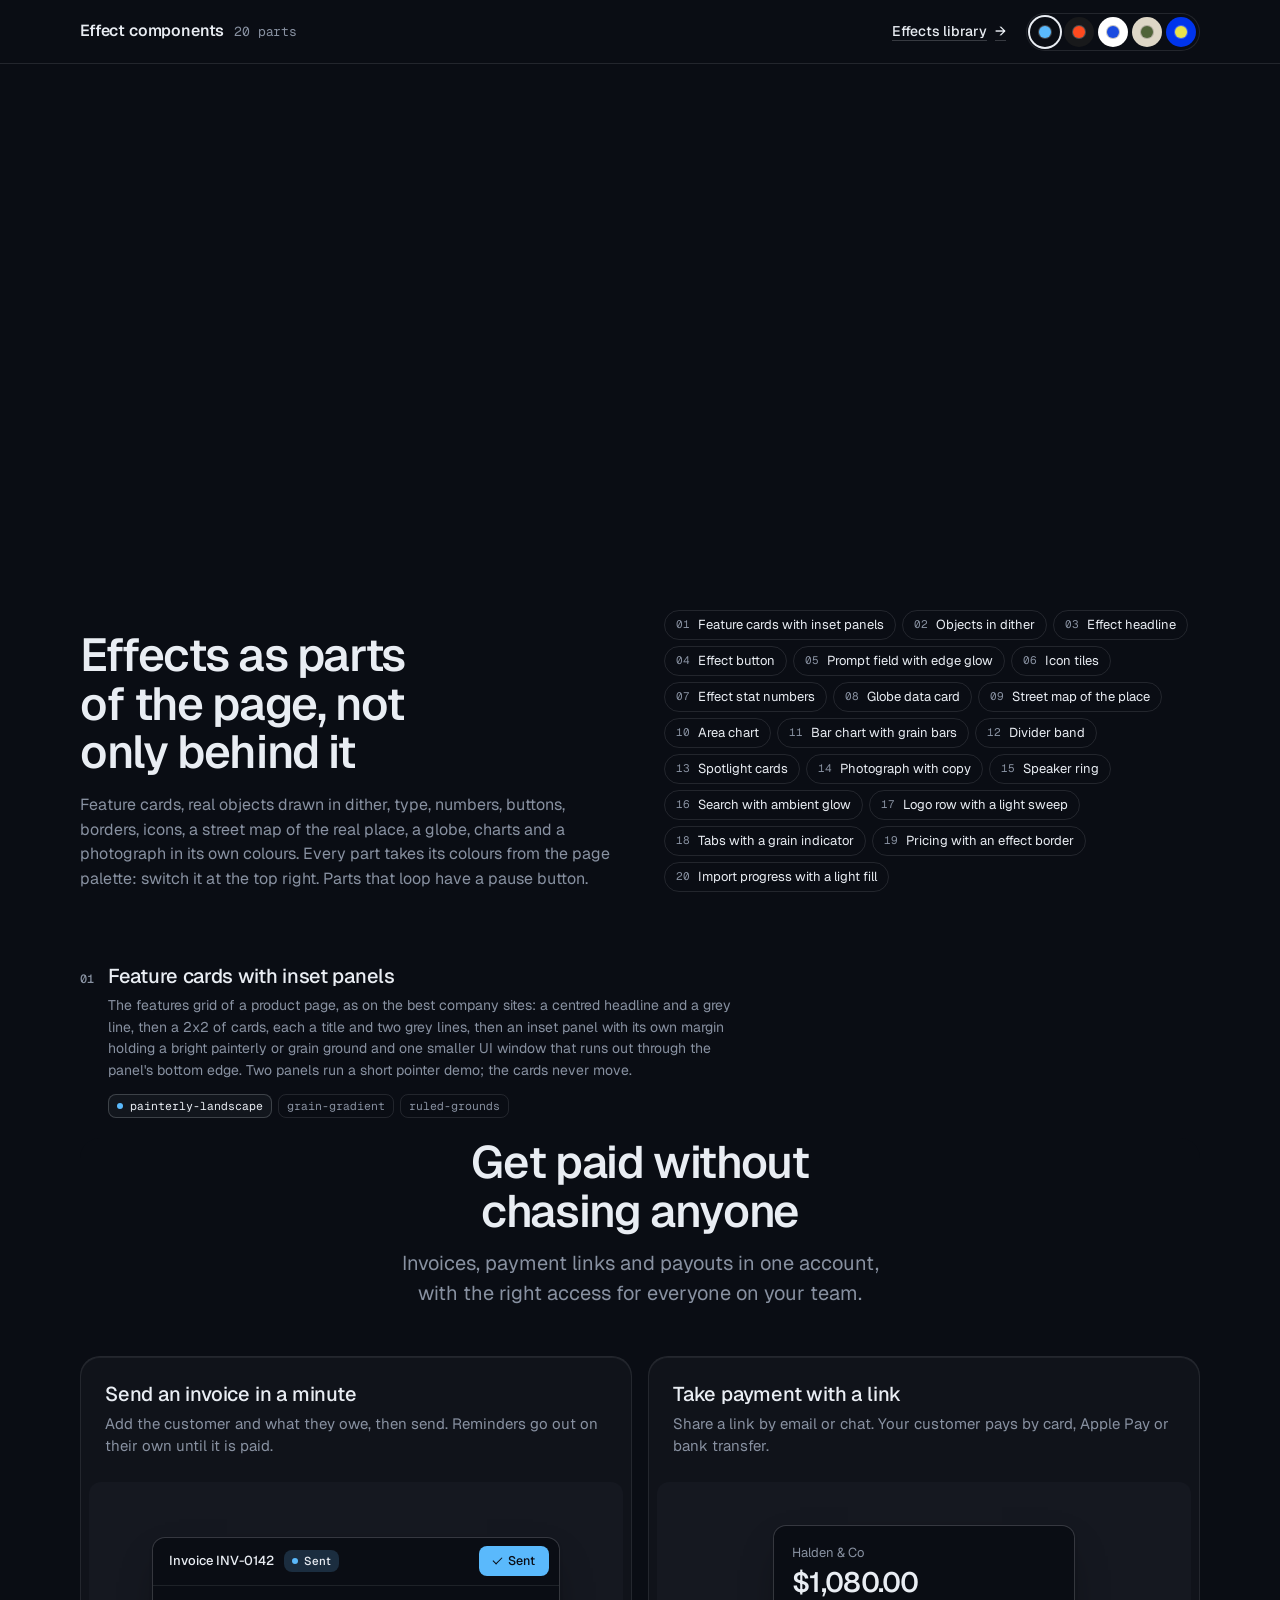
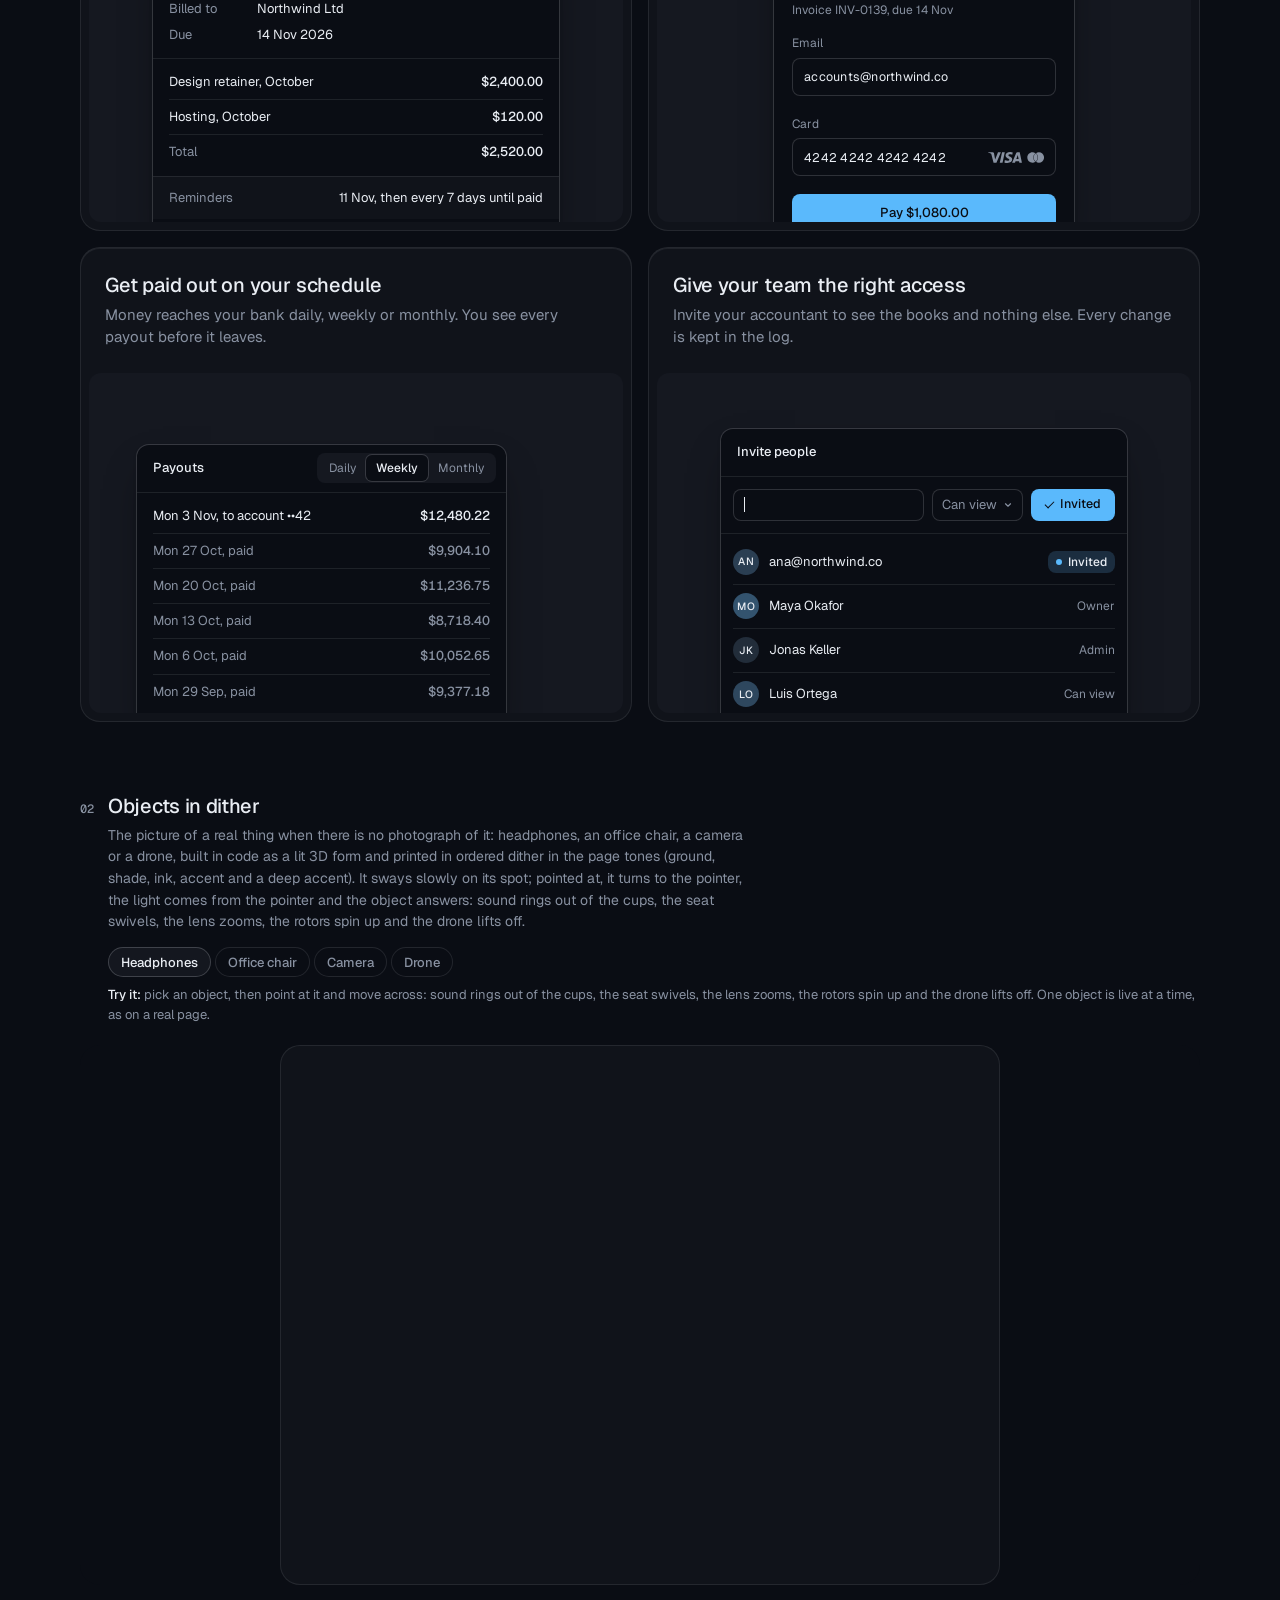
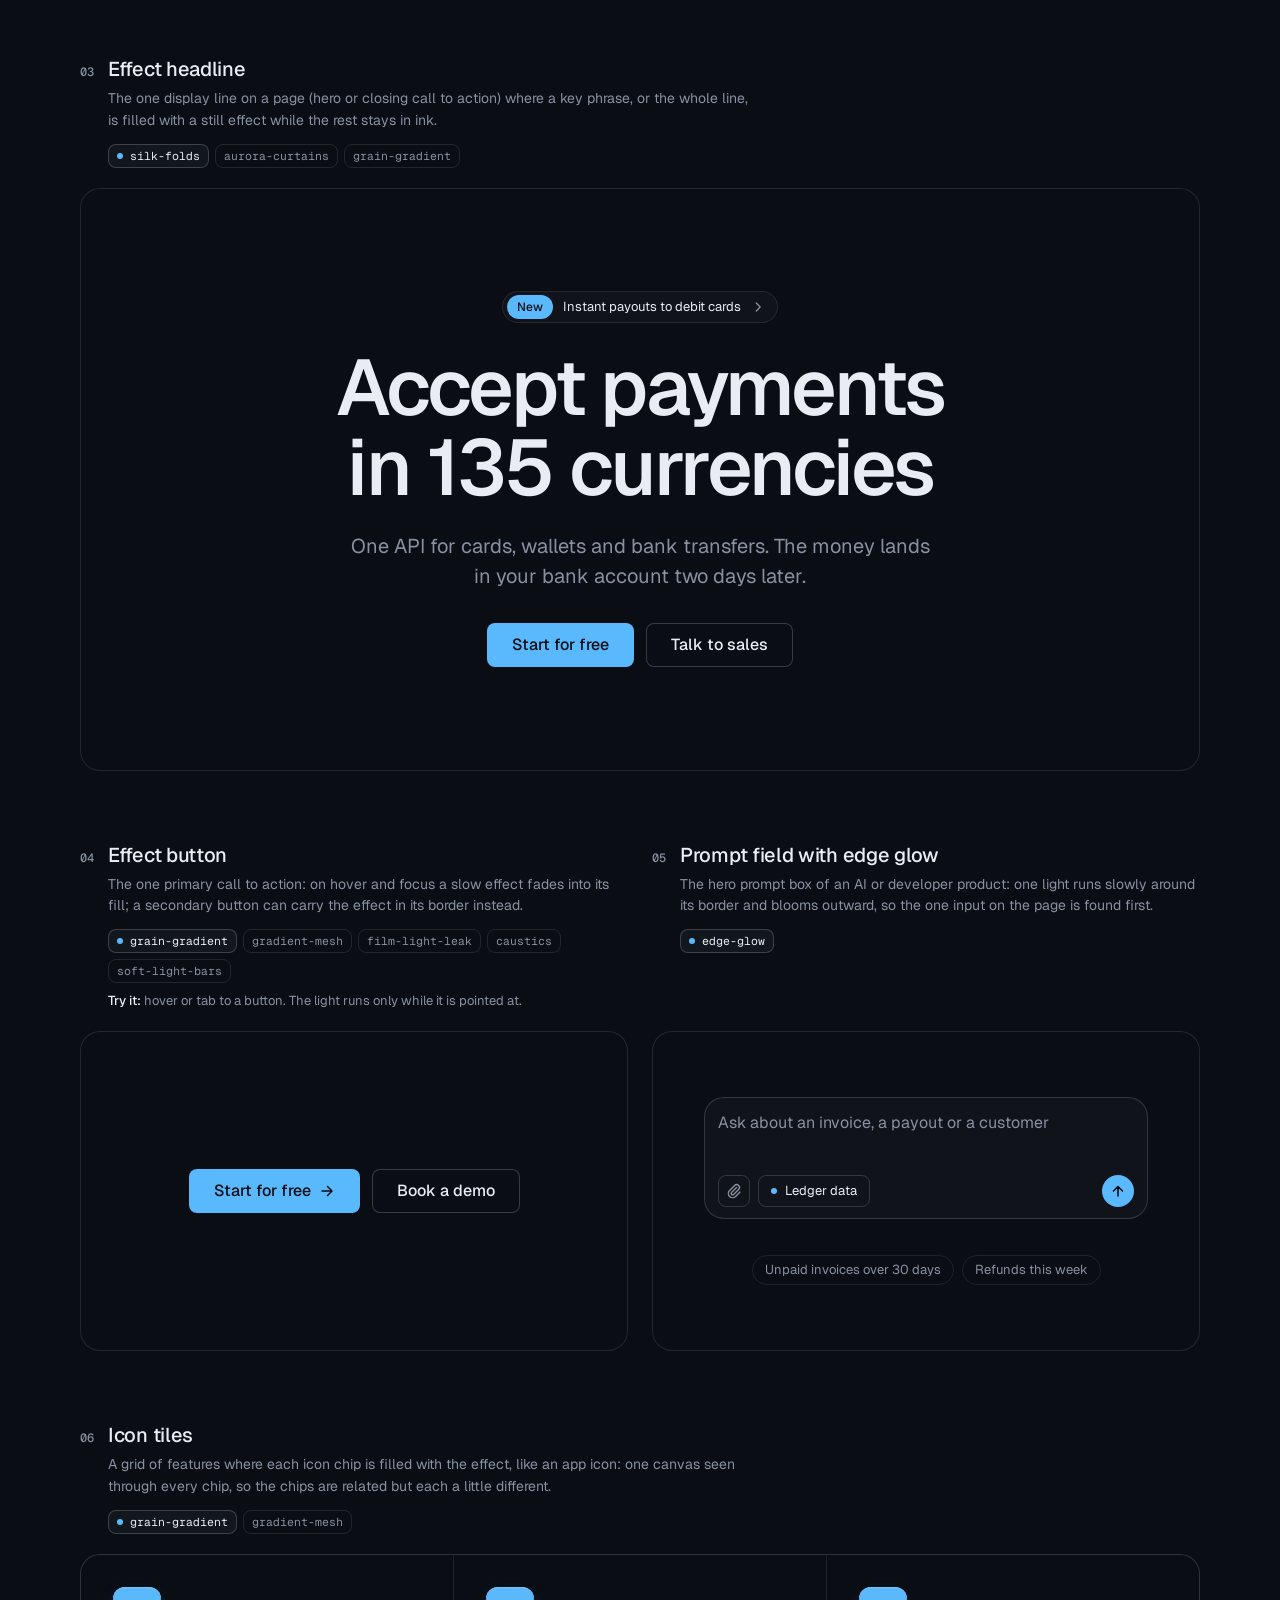
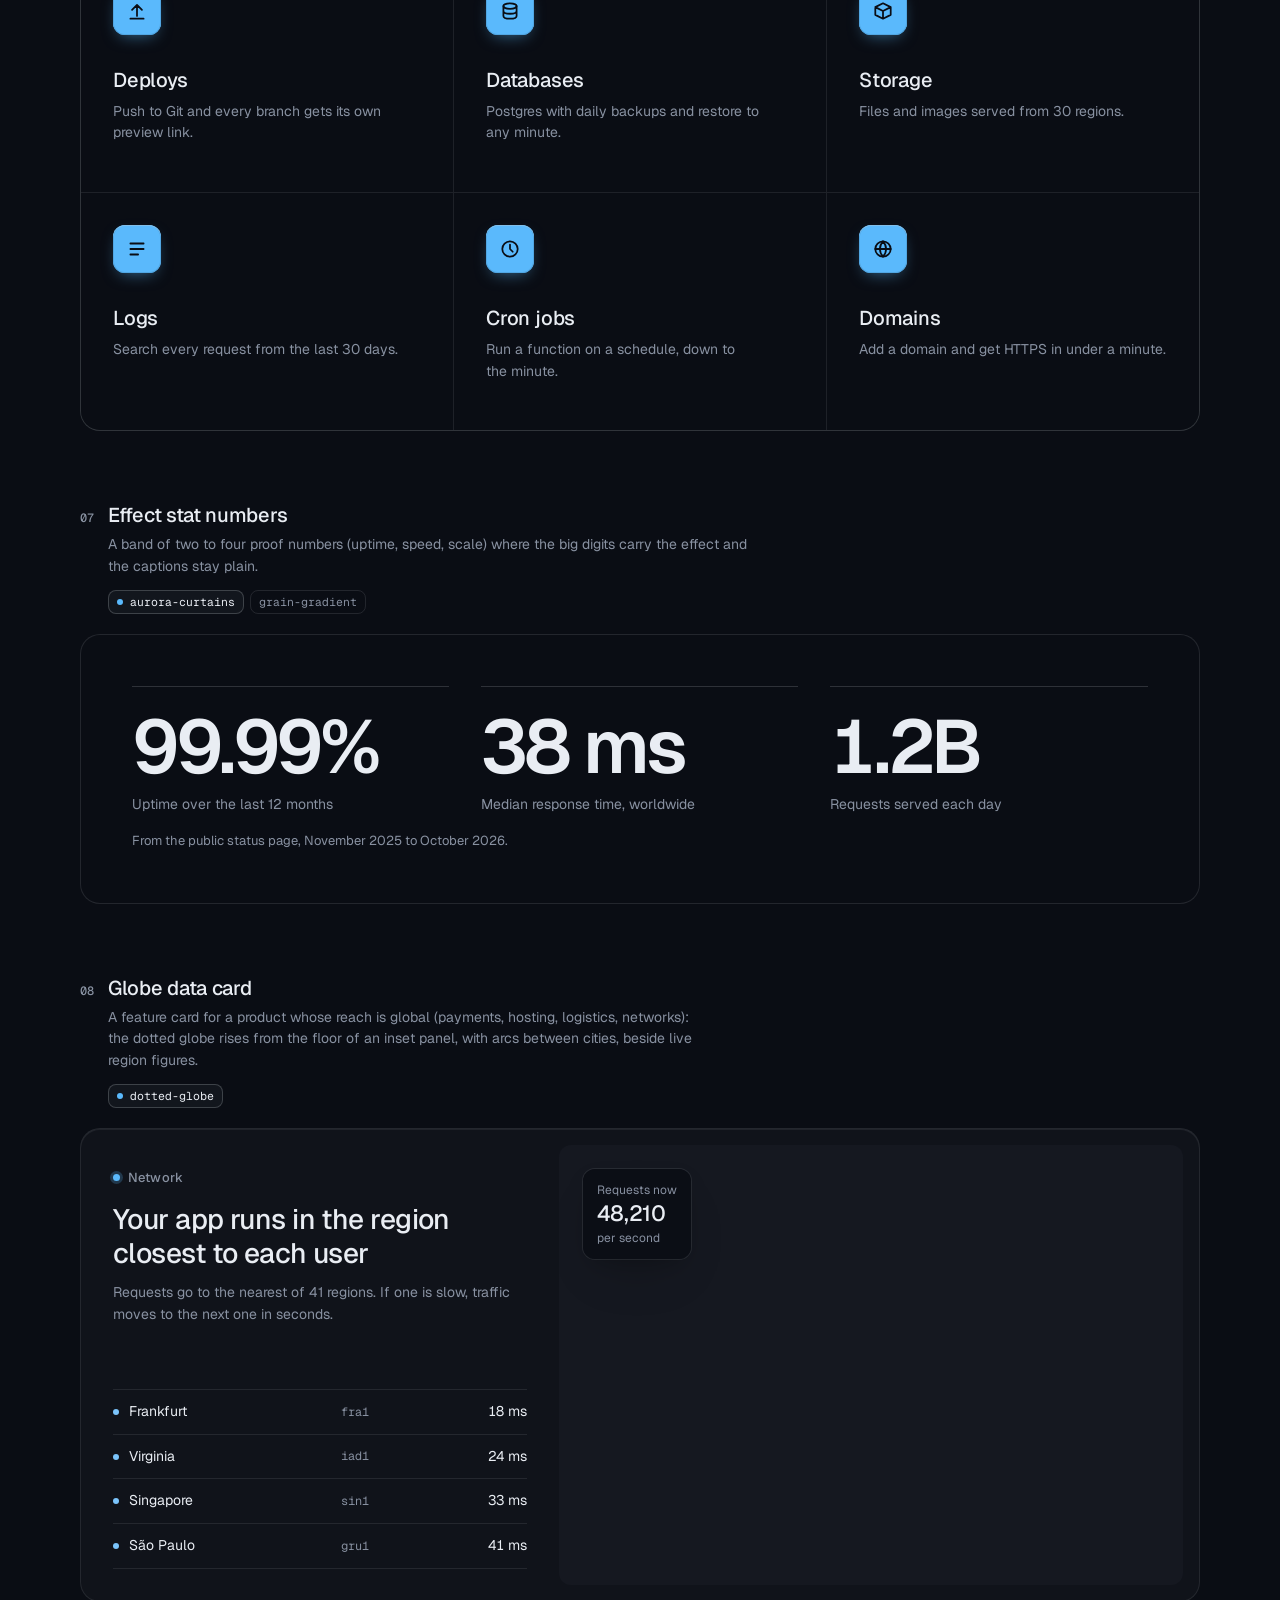
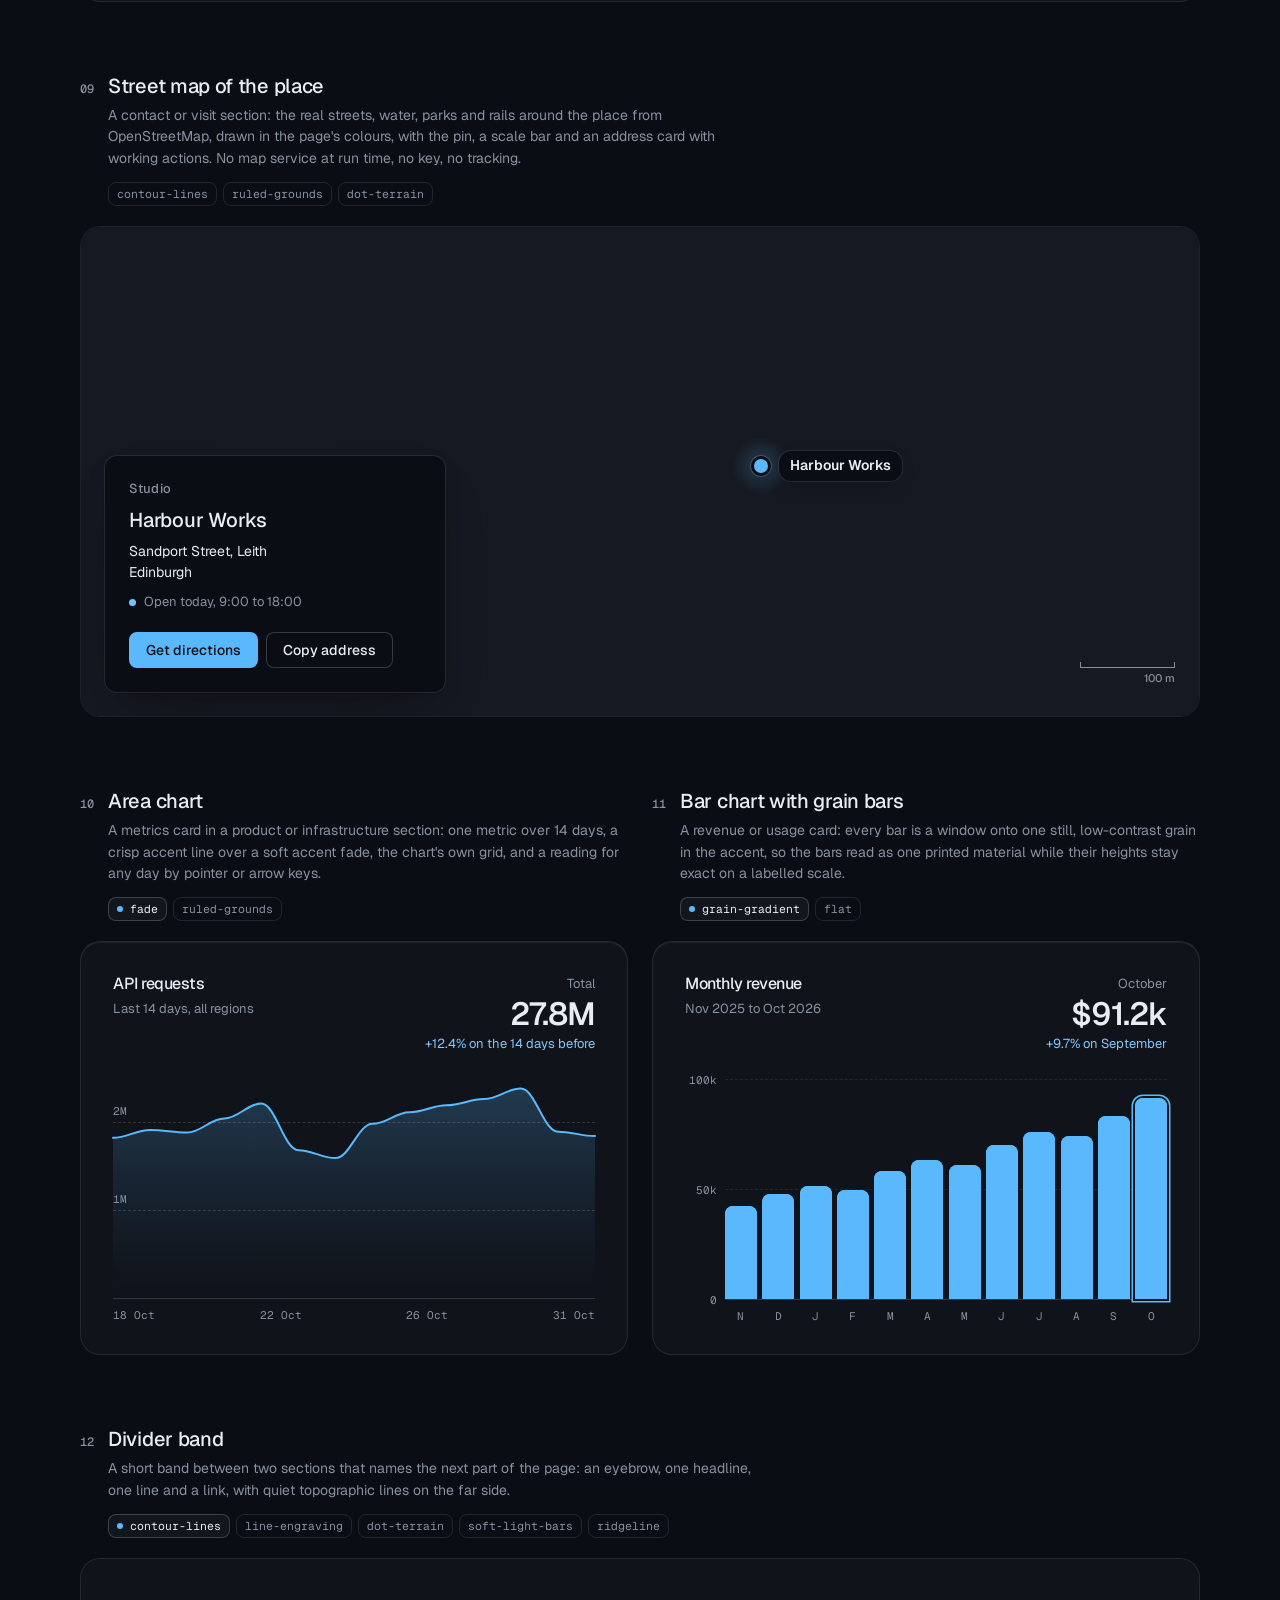
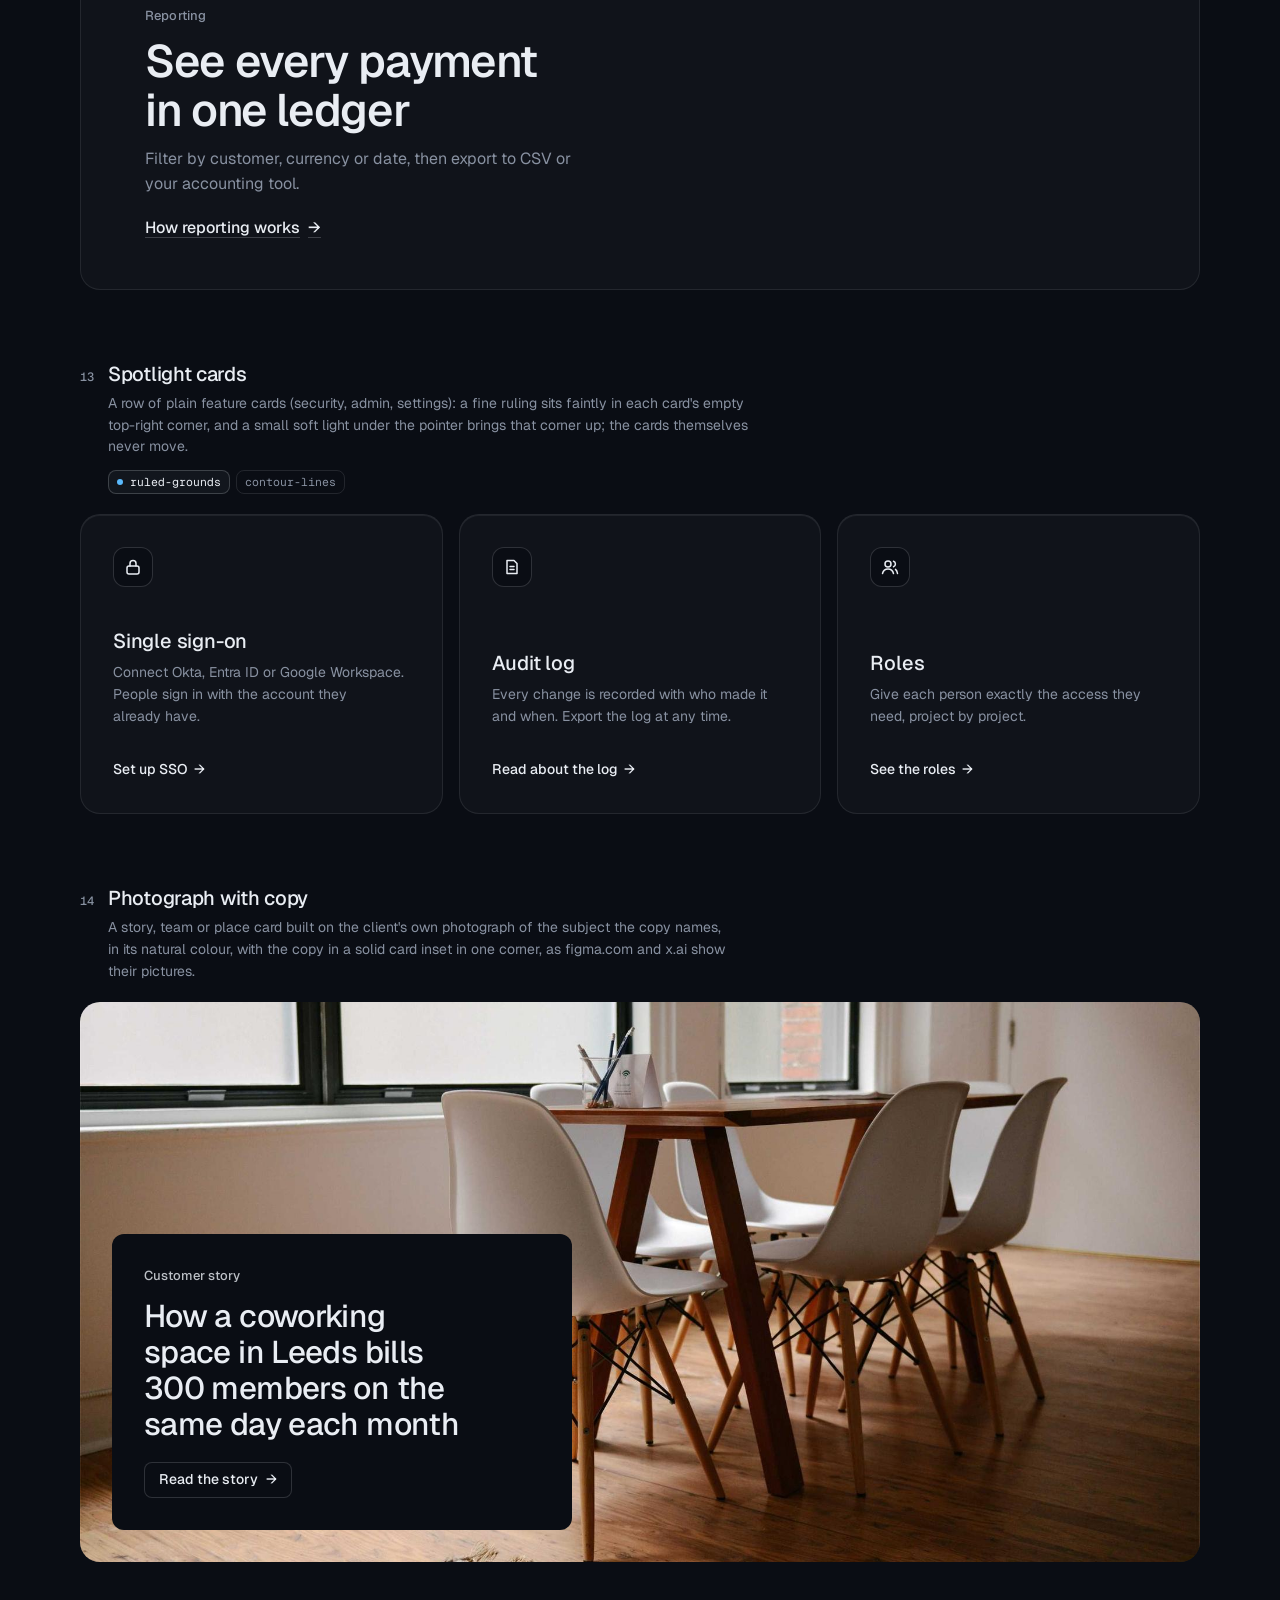
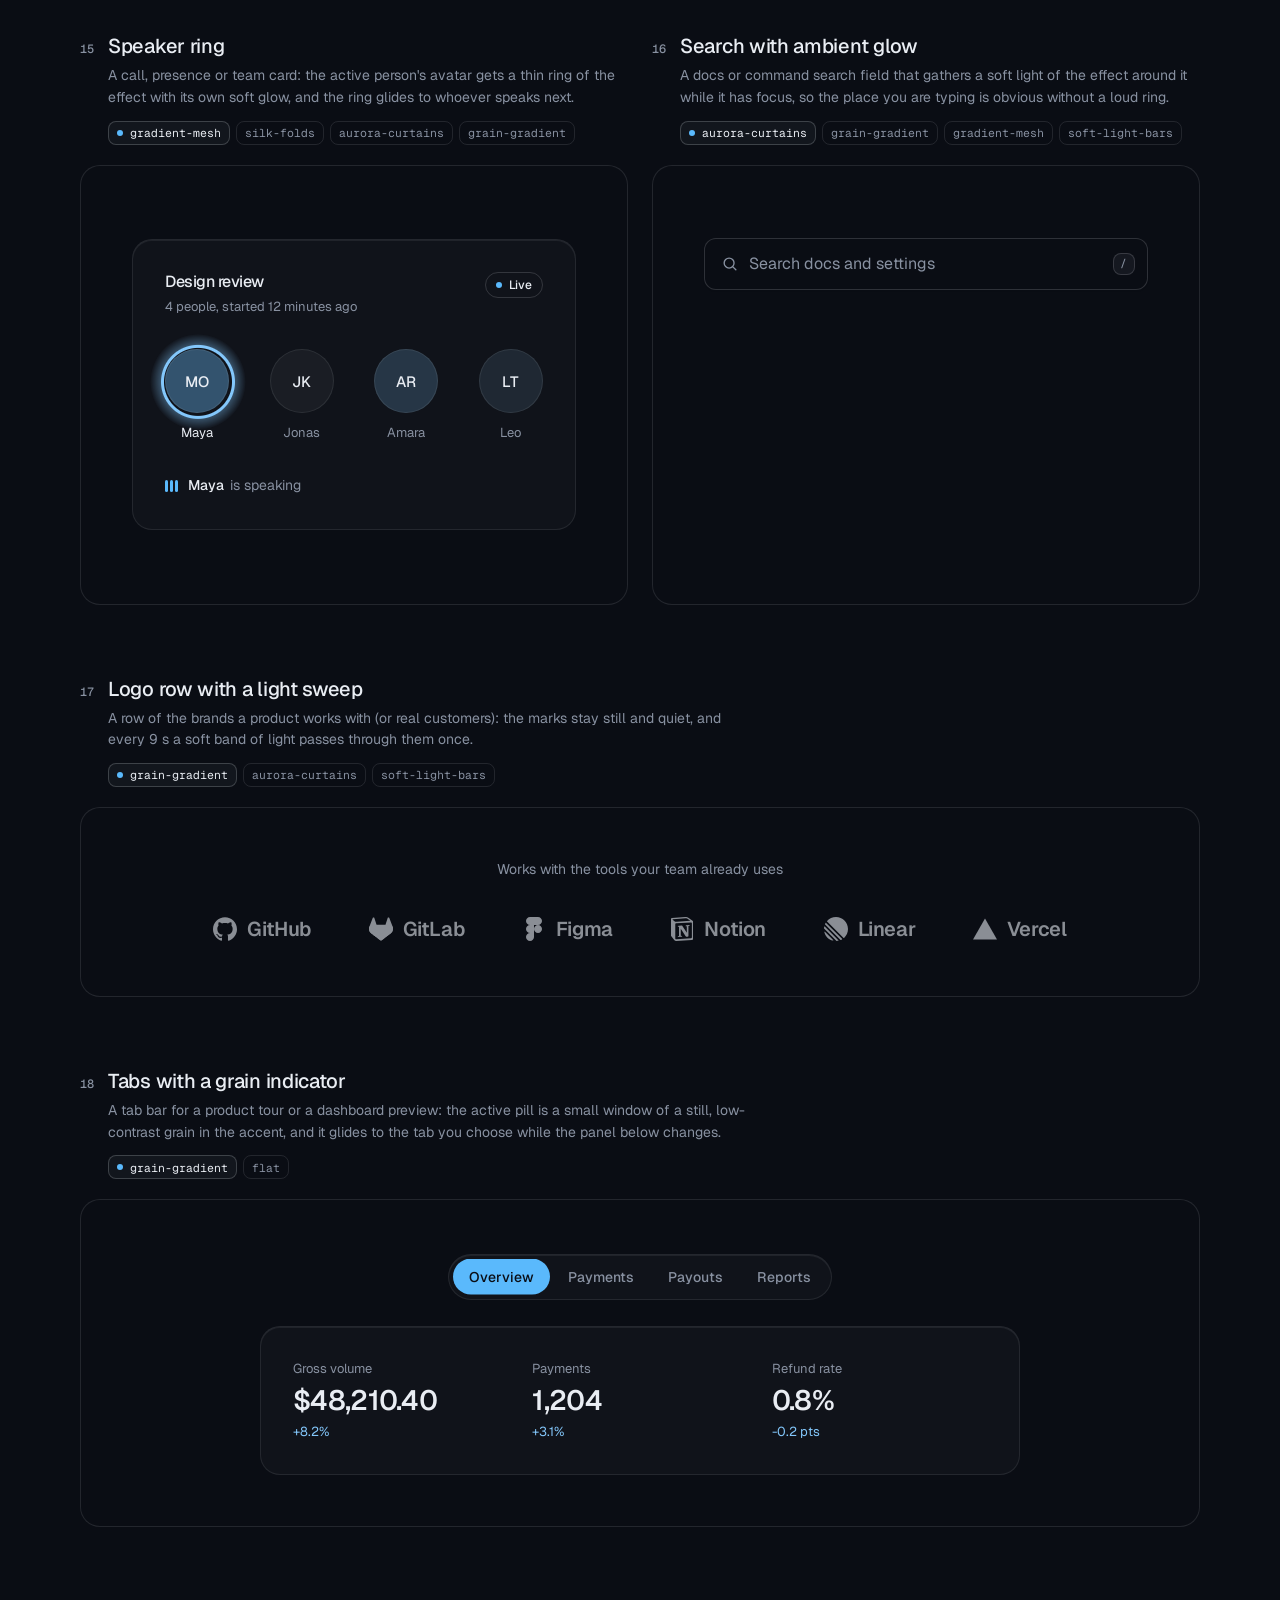
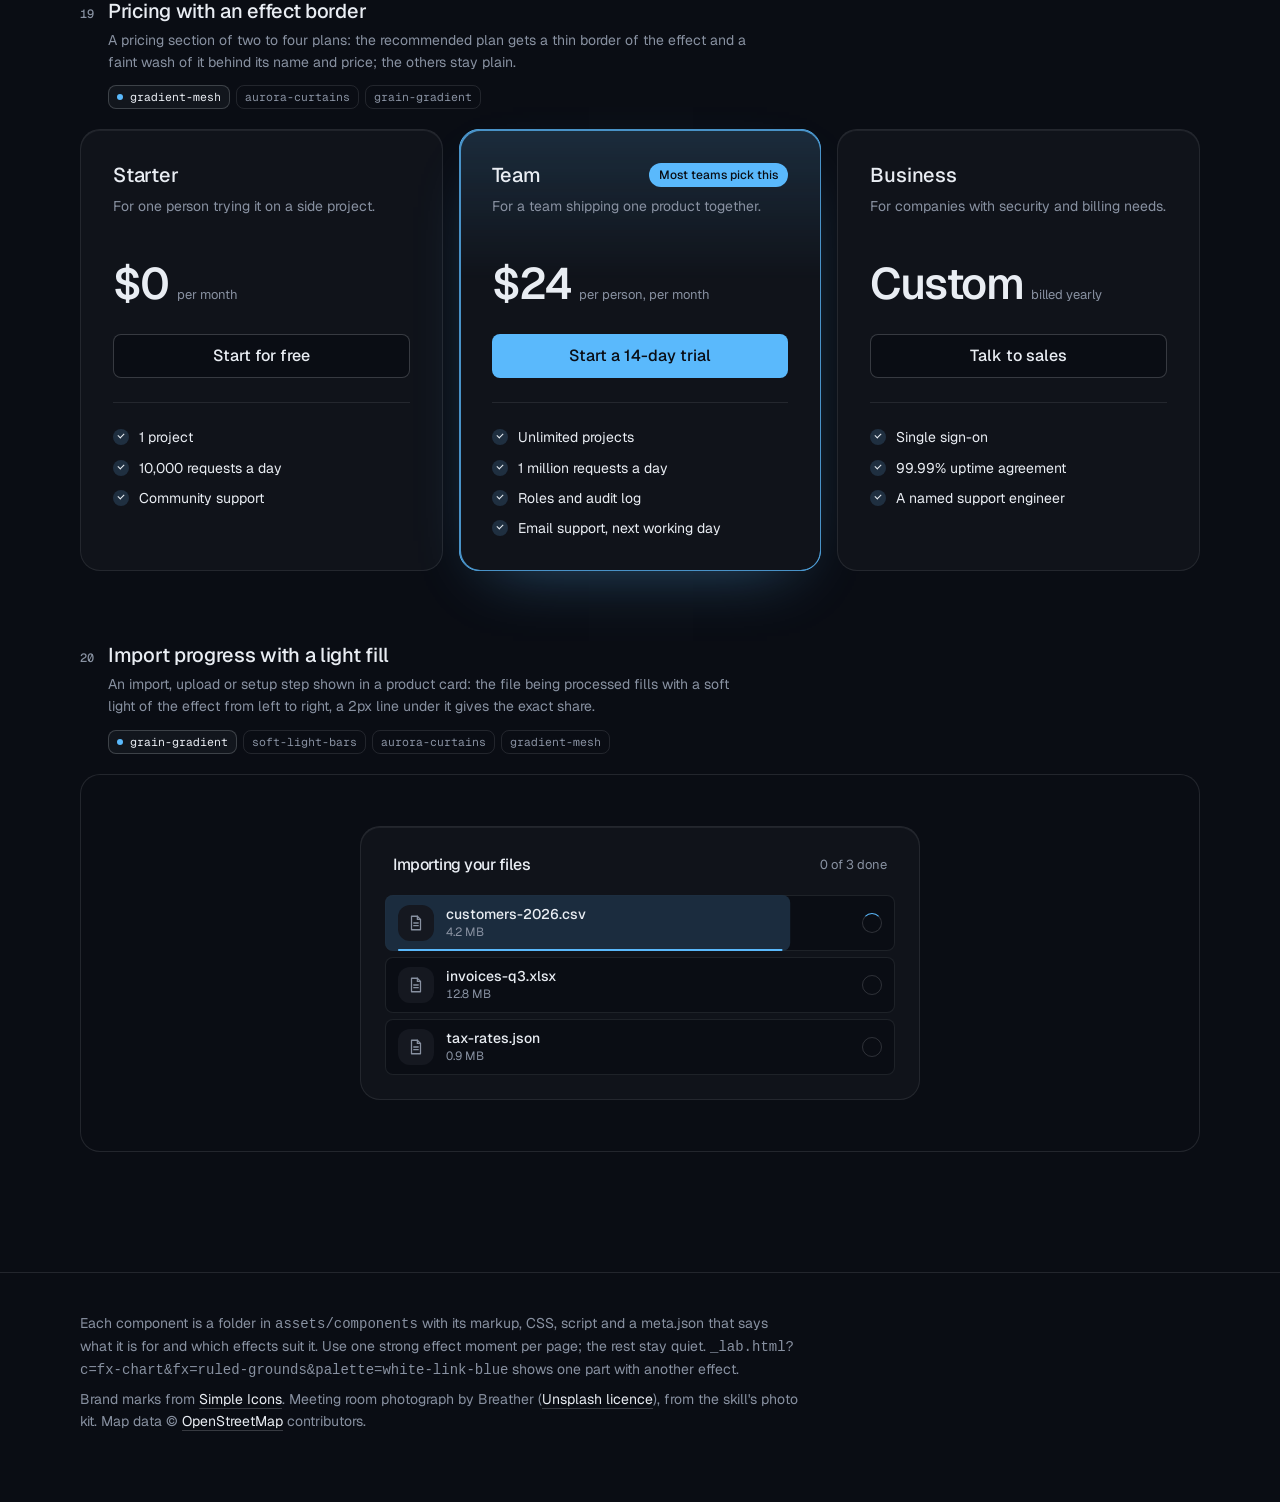
<file: .agents/skills/design-taste-frontend/assets/components/index.html>
<!doctype html>
<html lang="en" data-radius="soft">
<head>
<script>window.__tpGlMax = 16;   /* a gallery shows many live effects at once; a page of a site keeps the default 4 (fx.js) */</script>
<meta charset="utf-8">
<meta name="viewport" content="width=device-width, initial-scale=1">
<title>Effect components</title>
<link rel="preconnect" href="https://fonts.googleapis.com">
<link rel="preconnect" href="https://fonts.gstatic.com" crossorigin>
<link href="https://fonts.googleapis.com/css2?family=Geist:wght@100..900&family=Geist+Mono:wght@400..600&display=swap" rel="stylesheet">
<link rel="stylesheet" href="../system.css">
<link rel="stylesheet" href="./base.css">
<style>
  :root {
    --font-display: "Geist", system-ui, sans-serif;
    --font-text: "Geist", system-ui, sans-serif;
    --font-mono: "Geist Mono", ui-monospace, monospace;
    --display-weight: 560;
    --display-tracking: -0.03em;
    --container: 1200px;
  }
  body { min-height: 100vh; }
  .top {
    position: sticky; top: 0; z-index: 50; height: 64px; background: var(--bg);
    border-bottom: 1px solid var(--line);
  }
  .top .container { height: 100%; display: flex; align-items: center; justify-content: space-between; gap: 16px; }
  .brand { display: flex; align-items: center; gap: 10px; font-weight: 560; letter-spacing: -0.01em; }
  .brand small { font: 400 13px/1 var(--font-mono); color: var(--muted); }
  .top nav { display: flex; align-items: center; gap: 20px; }
  .top nav a.link { font-size: 14px; }
  .swatches { display: flex; gap: 4px; padding: 3px; border: 1px solid var(--line); border-radius: 999px; background: var(--bg); }
  .swatches button {
    width: 30px; height: 30px; border-radius: 999px; border: 0; padding: 0; cursor: pointer; position: relative;
    background: var(--sw-bg);
  }
  .swatches button::after {
    content: ""; position: absolute; inset: 9px; border-radius: 999px; background: var(--sw-accent);
    box-shadow: 0 0 0 1px color-mix(in oklab, var(--sw-ink) 25%, transparent);
  }
  .swatches button[aria-pressed="true"] { box-shadow: 0 0 0 2px var(--ink); }
  .swatches button:focus-visible { outline-offset: 3px; }

  .intro { padding-block: 64px 40px; display: grid; grid-template-columns: minmax(0, 6fr) minmax(0, 6fr); gap: 48px; align-items: end; }
  .intro h1 { font-size: clamp(34px, 2.2vw + 18px, 52px); line-height: 1.05; max-width: 15ch; }
  .intro p { margin-top: 16px; color: var(--muted); font-size: var(--t-body); line-height: 1.55; max-width: 52ch; }
  .index { display: flex; flex-wrap: wrap; gap: 6px; justify-content: flex-start; }
  @media (max-width: 1023px) { .intro { grid-template-columns: minmax(0, 1fr); gap: 28px; } }
  .index a {
    display: inline-flex; align-items: center; gap: 8px; height: 30px; padding: 0 11px; border-radius: 999px;
    border: 1px solid var(--line); font-size: 13px; color: var(--ink);
    transition: border-color var(--dur) var(--ease), background-color var(--dur) var(--ease);
  }
  .index a span { font-family: var(--font-mono); font-size: 11px; color: var(--muted); }
  .index a:hover { border-color: var(--line-strong); background: color-mix(in oklab, var(--ink) 4%, var(--bg)); }

  /* every part spans two rows of the list (its notes, its stage) as a subgrid, so the two parts of a
     half-width pair share one notes height and one stage height: their stages start and end level */
  .list { display: grid; grid-template-columns: repeat(2, minmax(0, 1fr)); column-gap: 24px; row-gap: 0; padding-bottom: 120px; }
  .sc { grid-column: 1 / -1; grid-row: span 2; display: grid; grid-template-rows: subgrid; row-gap: 20px; min-width: 0; scroll-margin-top: 88px; padding-top: 72px; }
  .sc:first-child { padding-top: 0; }
  .sc.is-half { grid-column: auto; }
  .sc.is-half .sc__stage:not(.is-center) { display: grid; }
  .sc__meta { display: grid; grid-template-columns: auto 1fr; column-gap: 14px; row-gap: 6px; align-items: baseline; align-content: start; }
  .sc__note { grid-column: 2; margin: 2px 0 0; font-size: 13px; color: var(--muted); }
  .sc__note::before { content: "Try it: "; color: var(--ink); font-weight: 500; }
  .sc__no { font: 500 12px/1 var(--font-mono); color: var(--muted); padding-top: 2px; }
  .sc__name { font: 500 20px/1.25 var(--font-text); letter-spacing: -0.015em; margin: 0; }
  .sc__for { grid-column: 2; color: var(--muted); font-size: 14px; line-height: 1.55; max-width: 72ch; margin: 0; }
  .sc__fx { grid-column: 2; display: flex; flex-wrap: wrap; gap: 6px; margin-top: 6px; }
  .sc__fx li {
    font: 400 11.5px/1 var(--font-mono); color: var(--muted); height: 24px; display: inline-flex; align-items: center;
    padding: 0 8px; border-radius: var(--r-sm); border: 1px solid var(--line);
  }
  .sc__fx li.is-on { color: var(--ink); border-color: var(--line-strong); background: color-mix(in oklab, var(--ink) 5%, var(--bg)); }
  .sc__fx li.is-on::before { content: ""; width: 6px; height: 6px; border-radius: 99px; background: var(--accent); margin-right: 7px; }
  .sc__stage {
    position: relative; min-width: 0; border: 1px solid var(--line); border-radius: var(--r-lg);
    padding: clamp(20px, 4vw, 56px); background: var(--bg);
  }
  .sc__stage.is-tall { padding-block: clamp(56px, 8vw, 120px); }
  .sc__stage.is-flush { padding: 0; border: 0; }
  .sc__stage.is-center { display: grid; place-items: center; min-height: 320px; }
  /* one object, at a size a page would give it */
  #fx-dither-object .sc__stage { display: grid; justify-items: center; }
  #fx-dither-object .cx-obj { width: min(100%, 720px); }
  .sc__pick { grid-column: 2; display: flex; flex-wrap: wrap; gap: 4px; margin-top: 8px; }
  .sc__pick button {
    height: 30px; padding: 0 12px; border-radius: 999px; border: 1px solid var(--line); background: var(--bg);
    font: 500 13px/1 var(--font-text); color: var(--muted); cursor: pointer;
  }
  .sc__pick button:hover { color: var(--ink); border-color: var(--line-strong); }
  .sc__pick button[aria-pressed="true"] { color: var(--ink); border-color: var(--line-strong); background: color-mix(in oklab, var(--ink) 6%, var(--bg)); }
  /* the search list opens below its field: leave it room inside the frame */
  #fx-search .sc__stage { min-height: 440px; place-items: start center; padding-top: 72px; }
  .sc__stage:empty::after { content: "Loading"; color: var(--muted); font-size: 13px; }

  .foot { border-top: 1px solid var(--line); padding: 40px 0 64px; color: var(--muted); font-size: 14px; }
  .foot p { max-width: 80ch; margin: 0 0 8px; }
  .foot a { color: var(--ink); text-decoration: underline; text-decoration-color: var(--line-strong); text-underline-offset: 4px; }

  @media (max-width: 899px) {
    .list { grid-template-columns: minmax(0, 1fr); }
    .sc.is-half { grid-column: 1 / -1; }
    .top nav a.link { display: none; }
  }
  @media (max-width: 639px) {
    .intro { padding-block: 48px 32px; }
    .sc { padding-top: 48px; }
    .sc__meta { grid-template-columns: 1fr; }
    .sc__no { display: none; }
    .sc__for, .sc__fx, .sc__note, .sc__pick { grid-column: 1; }
    .sc__stage.is-center { min-height: 240px; }
    .brand small { display: none; }
  }
</style>
</head>
<body>
<header class="top">
  <div class="container">
    <div class="brand">Effect components <small id="count"></small></div>
    <nav aria-label="Palette and links">
      <a class="link" href="../effects/gallery.html">Effects library</a>
      <div class="swatches" id="swatches" role="group" aria-label="Page palette"></div>
    </nav>
  </div>
</header>

<main>
  <section class="intro container">
    <div>
      <h1>Effects as parts of the page, not only behind it</h1>
      <p id="lede">Feature cards, real objects drawn in dither, type, numbers, buttons, borders, icons, a street map of the real place, a globe, charts and a photograph in its own colours. Every part takes its colours from the page palette: switch it at the top right. Parts that loop have a pause button.</p>
    </div>
    <nav class="index" id="index" aria-label="Components"></nav>
  </section>
  <div class="container list" id="list"></div>
</main>

<footer class="foot">
  <div class="container">
    <p>Each component is a folder in <code>assets/components</code> with its markup, CSS, script and a meta.json that says what it is for and which effects suit it. Use one strong effect moment per page; the rest stay quiet. <code>_lab.html?c=fx-chart&amp;fx=ruled-grounds&amp;palette=white-link-blue</code> shows one part with another effect.</p>
    <p>Brand marks from <a href="https://simpleicons.org/">Simple Icons</a>. Meeting room photograph by Breather (<a href="https://unsplash.com/photos/DEdM9Vs6s8w">Unsplash licence</a>), from the skill's photo kit. Map data © <a href="https://www.openstreetmap.org/copyright">OpenStreetMap</a> contributors.</p>
  </div>
</footer>

<script type="module">
  import fx from '../effects/fx.js';

  // component id, layout and stage style, in page order
  const COMPONENTS = [
    { id: 'fx-feature-card', stage: 'is-flush' },
    { id: 'fx-dither-object', stage: 'is-flush', note: 'pick an object, then point at it and move across: sound rings out of the cups, the seat swivels, the lens zooms, the rotors spin up and the drone lifts off. One object is live at a time, as on a real page.' },
    { id: 'fx-headline', stage: 'is-tall' },
    { id: 'fx-button', half: true, stage: 'is-center', note: 'hover or tab to a button. The light runs only while it is pointed at.' },
    { id: 'fx-prompt', half: true, stage: 'is-center' },
    { id: 'fx-icon-tiles', stage: 'is-flush' },
    { id: 'fx-stat' },
    { id: 'fx-globe', stage: 'is-flush' },
    { id: 'fx-map', stage: 'is-flush' },
    { id: 'fx-chart', half: true, stage: 'is-flush' },
    { id: 'fx-bars', half: true, stage: 'is-flush' },
    { id: 'fx-band', stage: 'is-flush' },
    { id: 'fx-spotlight', stage: 'is-flush' },
    { id: 'fx-photo', stage: 'is-flush' },
    { id: 'fx-avatar', half: true, stage: 'is-center' },
    { id: 'fx-search', half: true, stage: 'is-center' },
    { id: 'fx-logos' },
    { id: 'fx-tabs' },
    { id: 'fx-pricing', stage: 'is-flush' },
    { id: 'fx-progress', stage: 'is-center' },
  ];

  const PALETTES = [
    { id: 'blue-black-cornflower', name: 'Night, cornflower', bg: '#0a0d14', surface: '#131824', ink: '#e9edf3', muted: '#8891a1', accent: '#5ab9fc', accentInk: '#0a0d14' },
    { id: 'graphite-safety-orange', name: 'Graphite, orange', bg: '#18191b', surface: '#222427', ink: '#eff0f1', muted: '#9c9ea3', accent: '#ff4a1f', accentInk: '#18191b' },
    { id: 'white-link-blue', name: 'White, blue', bg: '#ffffff', surface: '#f4f4f4', ink: '#111111', muted: '#6b6b6b', accent: '#1a4be0', accentInk: '#ffffff' },
    { id: 'moss-sand', name: 'Sand, moss', bg: '#ddd6c6', surface: '#d2cab8', ink: '#2a2a26', muted: '#59574e', accent: '#4f6238', accentInk: '#ffffff' },
    { id: 'cobalt-field', name: 'Cobalt field', bg: '#0034eb', surface: '#002fd6', ink: '#ffffff', muted: '#dfe4f2', accent: '#e9e34a', accentInk: '#111111' },
  ];

  const q = new URLSearchParams(location.search);
  if (q.has('time')) fx.setClock(+q.get('time'));
  if (q.has('fallback')) fx.config.forceFallback = true;
  const only = q.get('only') ? q.get('only').split(',') : null;
  const list = document.getElementById('list');
  const index = document.getElementById('index');
  const swatches = document.getElementById('swatches');

  /*
    The budget: a laptop's integrated GPU shares its memory with everything else, so this page never
    holds more than 4 live WebGL contexts. A part is started when it comes near the viewport and
    destroyed when it leaves it; still parts draw once and free their context; fx.js frees any idle
    off-screen context past 4. liveGL() counts the contexts that are open right now.
  */
  fx.config.maxLive = 4;
  const contexts = new Set();
  let peakGL = 0;
  const getContext = HTMLCanvasElement.prototype.getContext;
  HTMLCanvasElement.prototype.getContext = function (type, ...rest) {
    const c = getContext.call(this, type, ...rest);
    if (c && /webgl/i.test(type) && !contexts.has(c)) { contexts.add(c); peakGL = Math.max(peakGL, liveGL()); }
    return c;
  };
  function liveGL() {
    for (const c of contexts) if (c.isContextLost()) contexts.delete(c);
    return contexts.size;
  }

  // the dither object: one live at a time, switched here (a real page shows one object)
  const OBJECTS = {
    headphones: ['Headphones', 'Over-ear, wireless'],
    chair: ['Office chair', 'Swivel seat on five castors'],
    camera: ['Camera', 'Mirrorless, with a zoom lens'],
    drone: ['Drone', 'Four rotors and a camera'],
  };
  let object = OBJECTS[q.get('object')] ? q.get('object') : 'headphones';
  // print (ordered dither, the default) or studio (a smooth shaded render: no picker until it is anti-aliased; ?render=studio)
  let render = q.get('render') === 'studio' ? 'studio' : 'print';

  function applyPalette(p) {
    const c = fx.color;
    const action = c.contrast(p.accent, p.bg) >= 2.2 ? p.accent : p.ink;
    const actionInk = action === p.accent ? p.accentInk : p.bg;
    const s = document.documentElement.style;
    const set = (k, v) => s.setProperty(k, v);
    set('--p-bg', p.bg); set('--p-surface', p.surface); set('--p-ink', p.ink); set('--p-muted', p.muted);
    set('--p-accent', p.accent); set('--p-accent-ink', p.accentInk); set('--p-action', action); set('--p-action-ink', actionInk);
    document.documentElement.style.colorScheme = c.isDark(p.bg) ? 'dark' : 'light';
    for (const b of swatches.children) b.setAttribute('aria-pressed', String(b.dataset.id === p.id));
  }

  async function load(entry) {
    const base = `./${entry.id}/`;
    const [meta, html, mod] = await Promise.all([
      fetch(base + 'meta.json').then(r => (r.ok ? r.json() : null)),
      fetch(base + 'component.html').then(r => (r.ok ? r.text() : null)),
      import(base + 'component.js').catch(err => { console.warn(entry.id, err); return null; }),
    ]).catch(() => [null, null, null]);
    if (!meta || !html || !mod) return null;
    const link = document.createElement('link');
    link.rel = 'stylesheet';
    link.href = base + 'component.css';
    document.head.append(link);
    await new Promise(r => { link.onload = link.onerror = r; });
    return { ...entry, meta, html, mod };
  }

  function section(e, n) {
    const s = document.createElement('section');
    s.className = 'sc' + (e.half ? ' is-half' : '');
    s.id = e.id;
    const fxList = (e.meta.effects || []).map(id => `<li class="${id === e.meta.default ? 'is-on' : ''}">${id}</li>`).join('');
    const pick = e.id === 'fx-dither-object'
      ? `<div class="sc__pick" role="group" aria-label="Object">${Object.keys(OBJECTS).map(k => `<button type="button" data-object="${k}" aria-pressed="${k === object}">${OBJECTS[k][0]}</button>`).join('')}</div>`
      : '';
    s.innerHTML = `
      <div class="sc__meta">
        <span class="sc__no">${String(n).padStart(2, '0')}</span>
        <h2 class="sc__name">${e.meta.name}</h2>
        <p class="sc__for">${e.meta.for}</p>
        ${fxList ? `<ul class="sc__fx" aria-label="Effects that suit it">${fxList}</ul>` : ''}
        ${pick}
        ${e.note ? `<p class="sc__note">${e.note}</p>` : ''}
      </div>
      <div class="sc__stage ${e.stage || ''}"></div>`;
    return s;
  }

  // the markup is placed at once (the page keeps its full height); the scripts run only near the viewport
  function markup(e) {
    const stage = e.section.querySelector('.sc__stage');
    stage.innerHTML = e.html;
    if (e.id === 'fx-dither-object') {
      const fig = stage.querySelector('.cx-obj');
      fig.dataset.cxObject = object;
      if (render === 'studio') fig.dataset.cxRender = 'studio'; else delete fig.dataset.cxRender;
      fig.querySelector('.cx-obj__stage').removeAttribute('aria-label');
    }
    return stage;
  }
  function start(e) {
    if (e.ctrl) return;
    const stage = markup(e);
    try { e.ctrl = e.mod.default(stage.firstElementChild || stage) || { destroy() {} }; } catch (err) { console.error(e.id, err); e.ctrl = { destroy() {} }; }
  }
  function stop(e) {
    if (!e.ctrl) return;
    try { e.ctrl.destroy?.(); } catch (err) { console.warn(e.id, err); }
    fx.unmountAll(e.section);
    e.ctrl = null;
  }

  function setPalette(p, entries) {
    entries.forEach(stop);
    applyPalette(p);
    try { localStorage.setItem('cx-palette', p.id); } catch (_) {}
    requestAnimationFrame(() => entries.forEach(e => (e.near ? start(e) : markup(e))));
  }

  let saved = null;
  try { saved = localStorage.getItem('cx-palette'); } catch (_) {}
  const first = PALETTES.find(p => p.id === q.get('palette')) || PALETTES.find(p => p.id === saved) || PALETTES[0];
  for (const p of PALETTES) {
    const b = document.createElement('button');
    b.type = 'button';
    b.dataset.id = p.id;
    b.title = p.name;
    b.setAttribute('aria-label', p.name);
    b.style.setProperty('--sw-bg', p.bg);
    b.style.setProperty('--sw-accent', p.accent);
    b.style.setProperty('--sw-ink', p.ink);
    swatches.append(b);
  }
  applyPalette(first);

  const wanted = COMPONENTS.filter(c => !only || only.includes(c.id));
  const entries = (await Promise.all(wanted.map(load))).filter(Boolean);
  document.getElementById('count').textContent = `${entries.length} parts`;
  entries.forEach((e, i) => {
    e.section = section(e, i + 1);
    list.append(e.section);
    markup(e);
    const a = document.createElement('a');
    a.href = '#' + e.id;
    a.innerHTML = `<span>${String(i + 1).padStart(2, '0')}</span>${e.meta.name}`;
    index.append(a);
  });
  await document.fonts.ready;
  const near = new IntersectionObserver(seen => {
    for (const en of seen) {
      const e = entries.find(x => x.section === en.target);
      if (!e) continue;
      e.near = en.isIntersecting;
      if (e.near) start(e); else stop(e);
    }
  }, { rootMargin: '10% 0px' });
  entries.forEach(e => near.observe(e.section));
  setTimeout(() => { document.documentElement.dataset.ready = '1'; }, 1500);

  swatches.addEventListener('click', ev => {
    const b = ev.target.closest('button');
    if (!b) return;
    const p = PALETTES.find(x => x.id === b.dataset.id);
    if (p) setPalette(p, entries);
  });
  list.addEventListener('click', ev => {
    const b = ev.target.closest('[data-object], [data-render]');
    if (!b || !(OBJECTS[b.dataset.object] || b.dataset.render)) return;
    if (b.dataset.render) render = b.dataset.render; else object = b.dataset.object;
    b.parentElement.querySelectorAll('button').forEach(x => x.setAttribute('aria-pressed', String(x === b)));
    const e = entries.find(x => x.id === 'fx-dither-object');
    stop(e);
    if (e.near) start(e); else markup(e);
  });
  window.__cx = {
    entries,
    setPalette: id => setPalette(PALETTES.find(p => p.id === id), entries),
    setObject: k => list.querySelector(`[data-object="${k}"]`)?.click(),
    gl: () => ({ live: liveGL(), peak: peakGL, started: entries.filter(e => e.ctrl).map(e => e.id) }),
  };
</script>

</body>
</html>
</file>
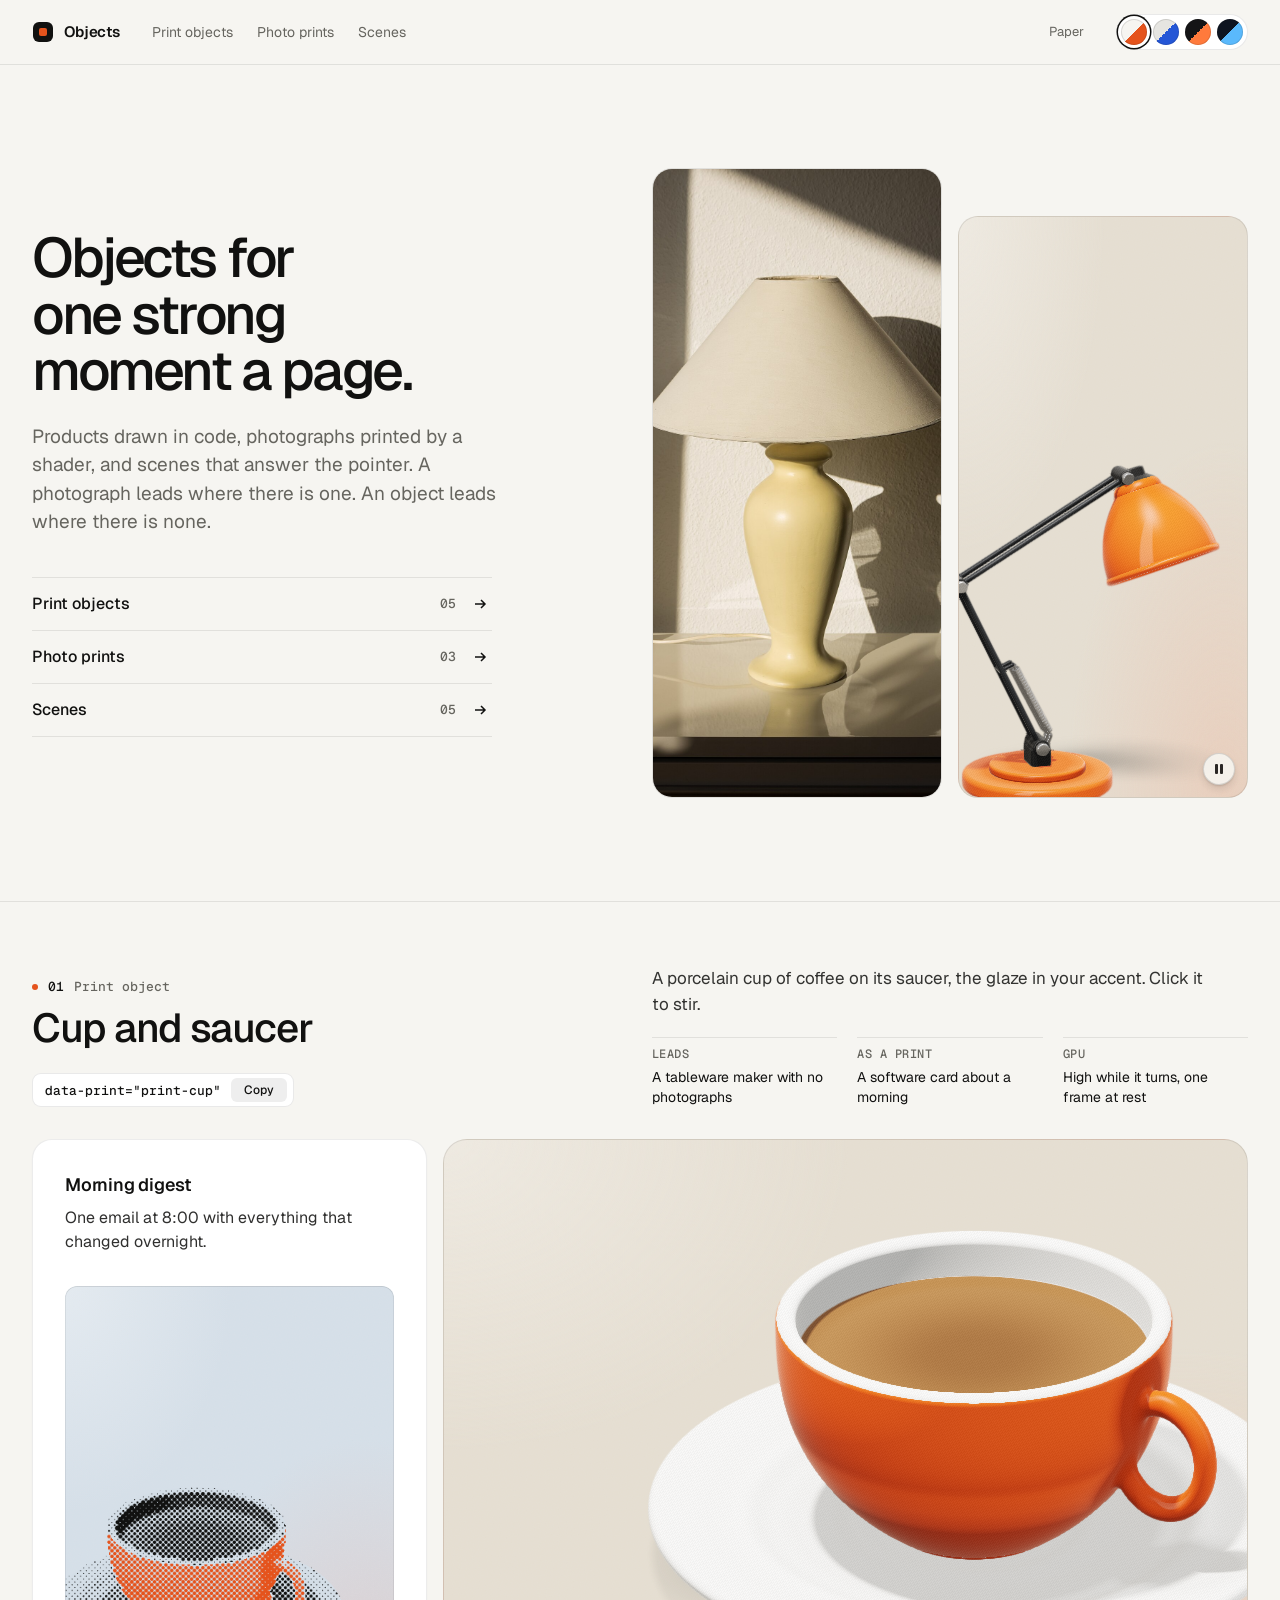
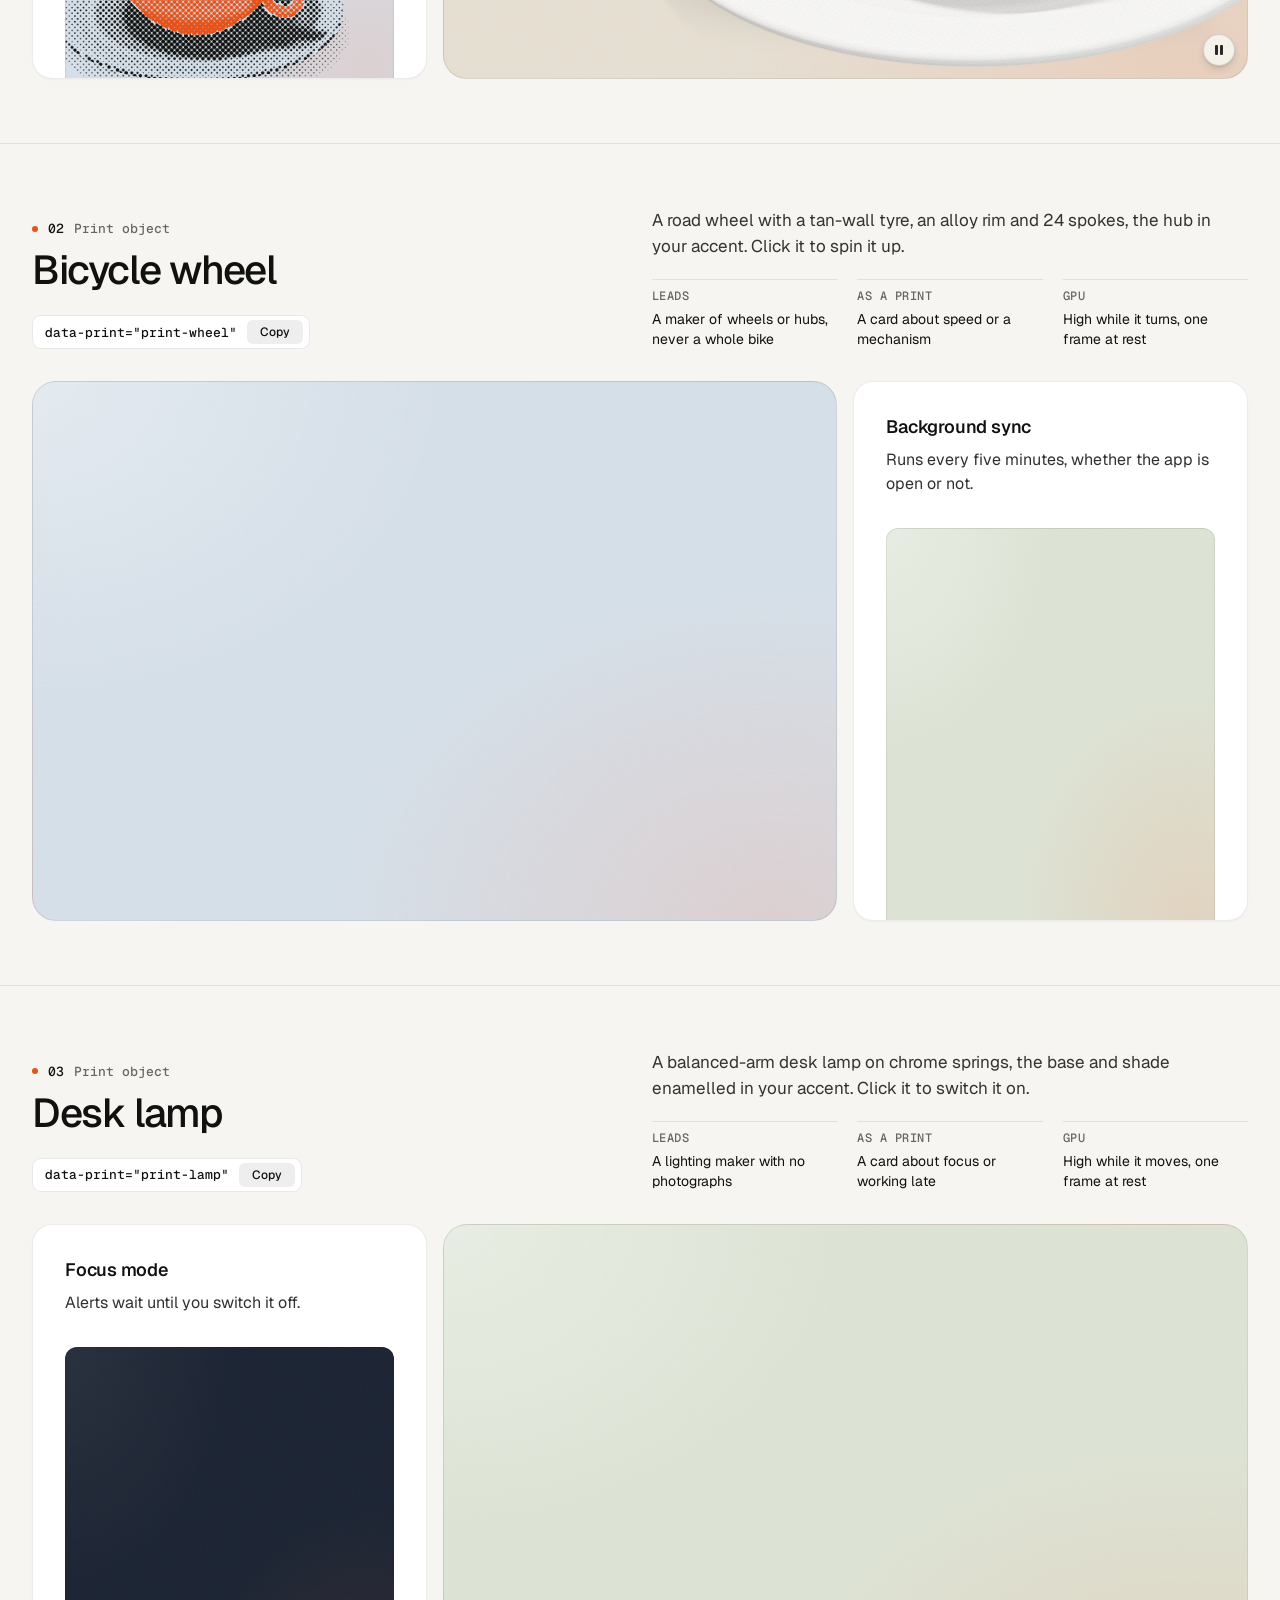
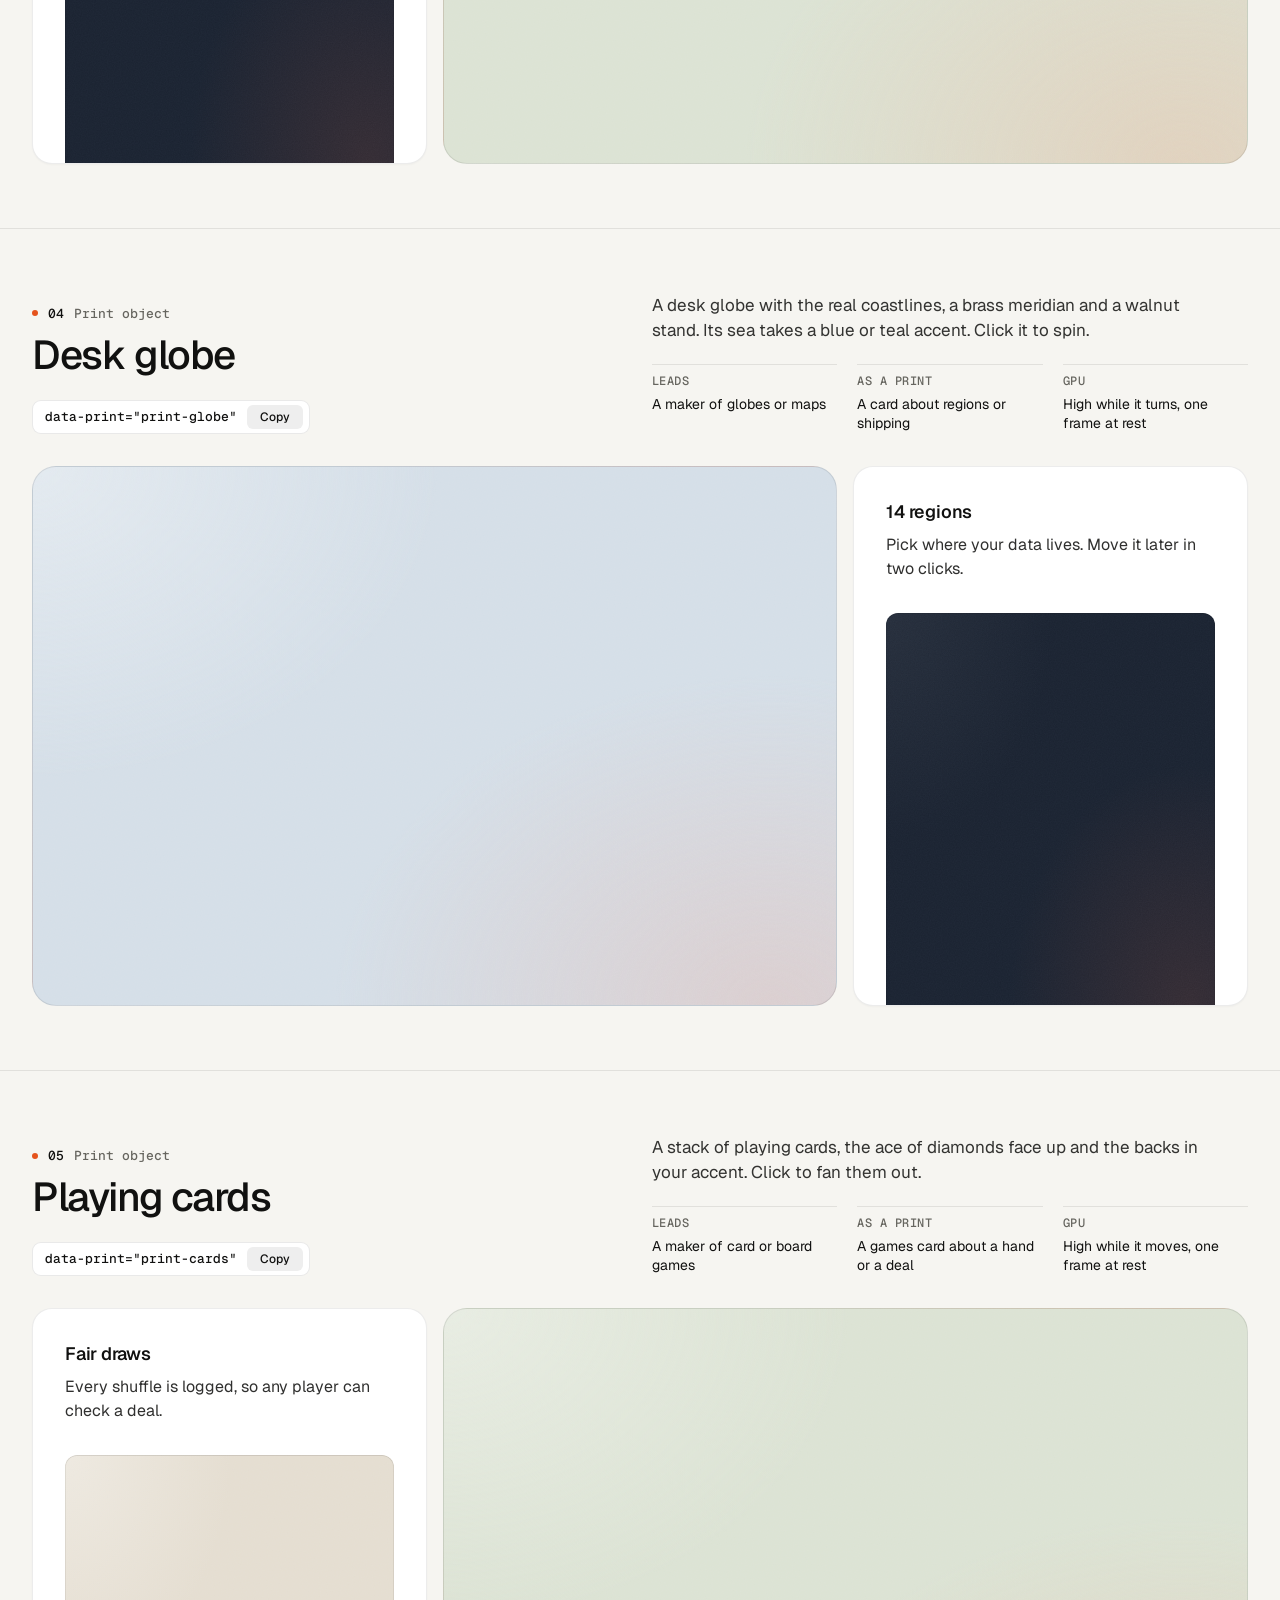
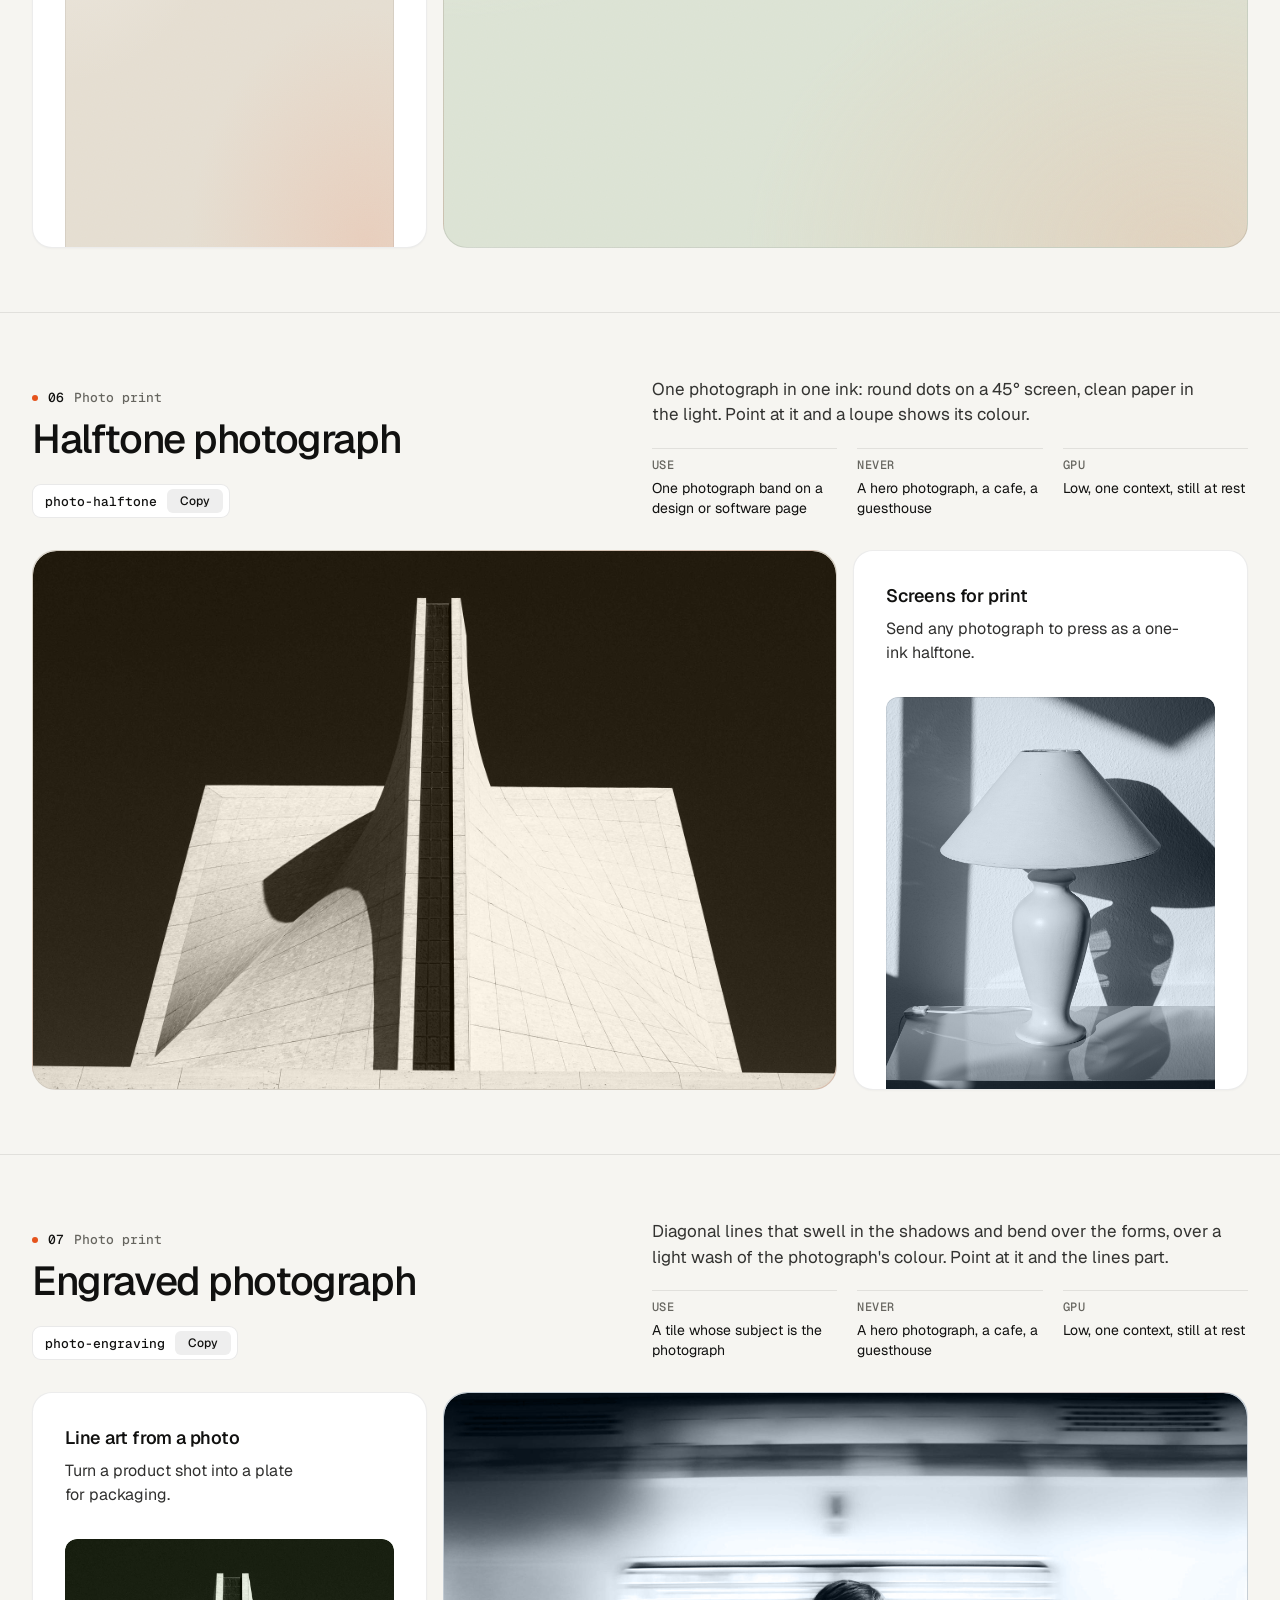
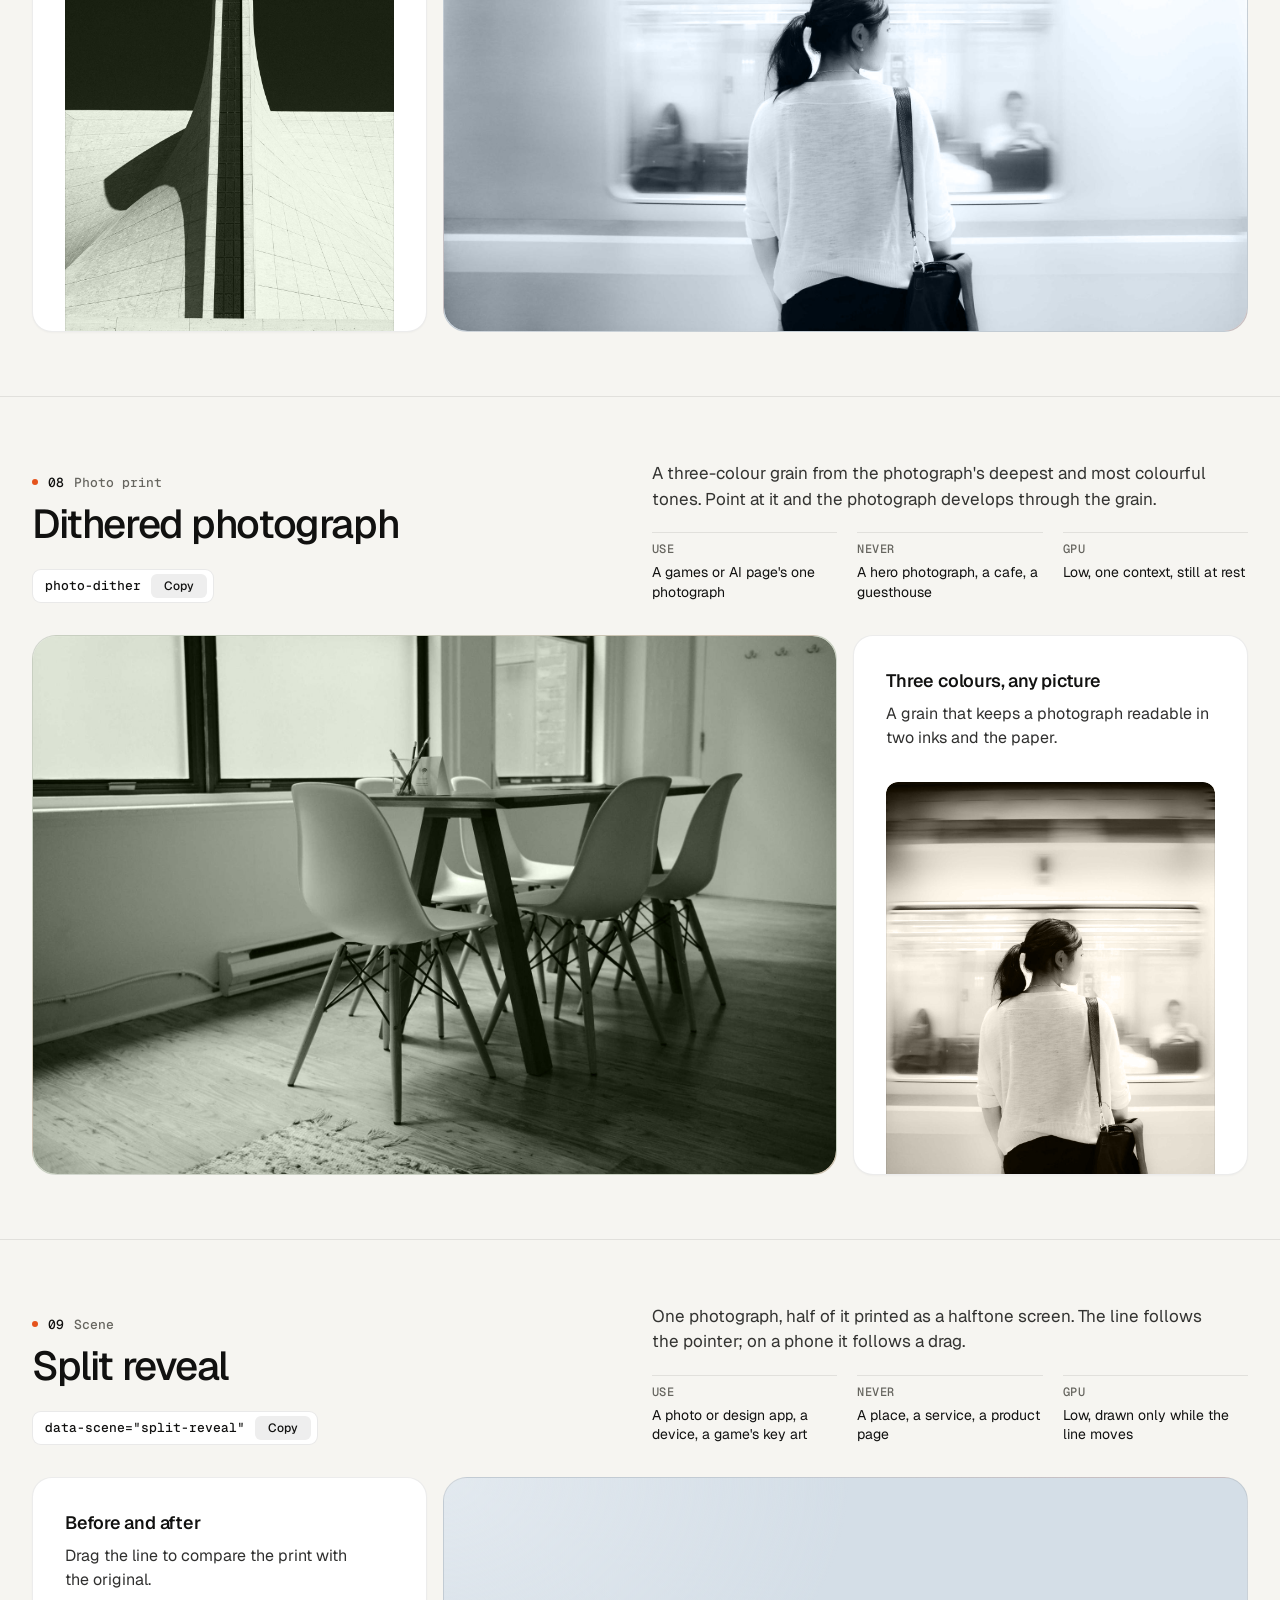
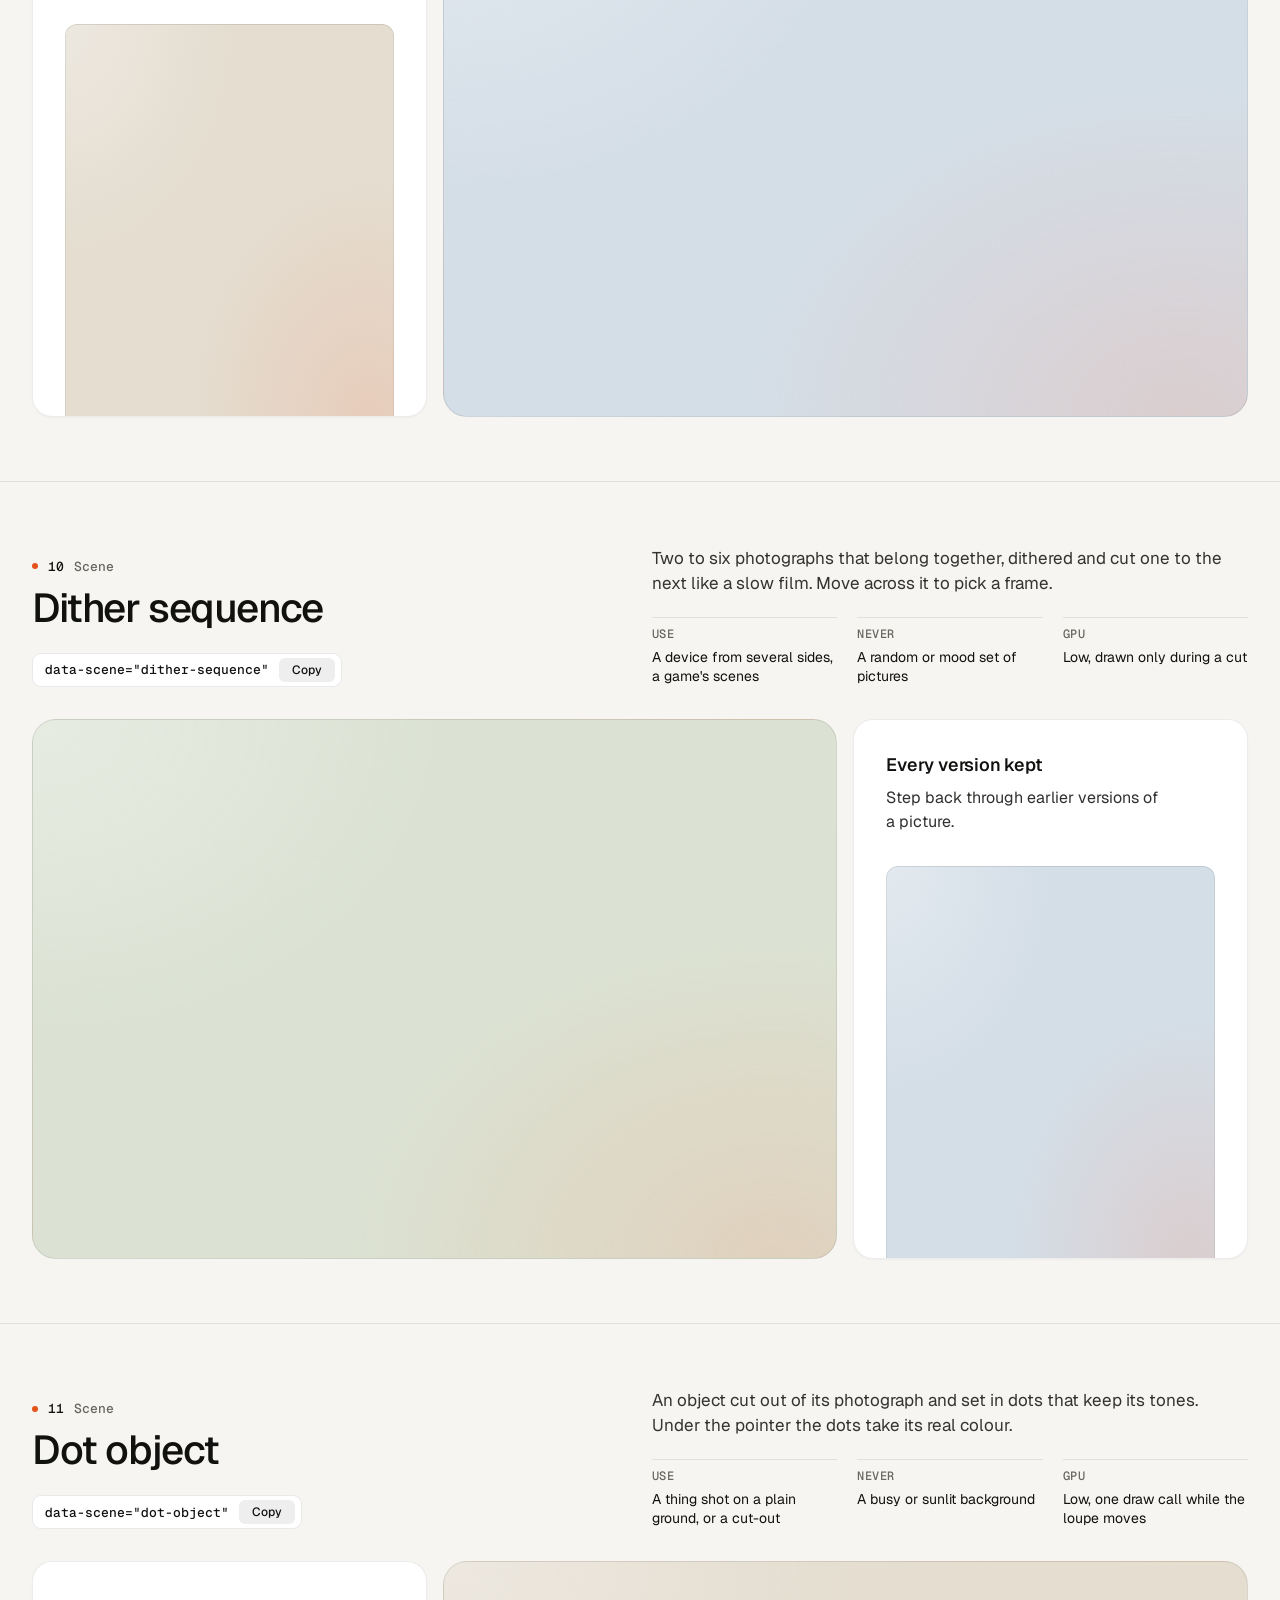
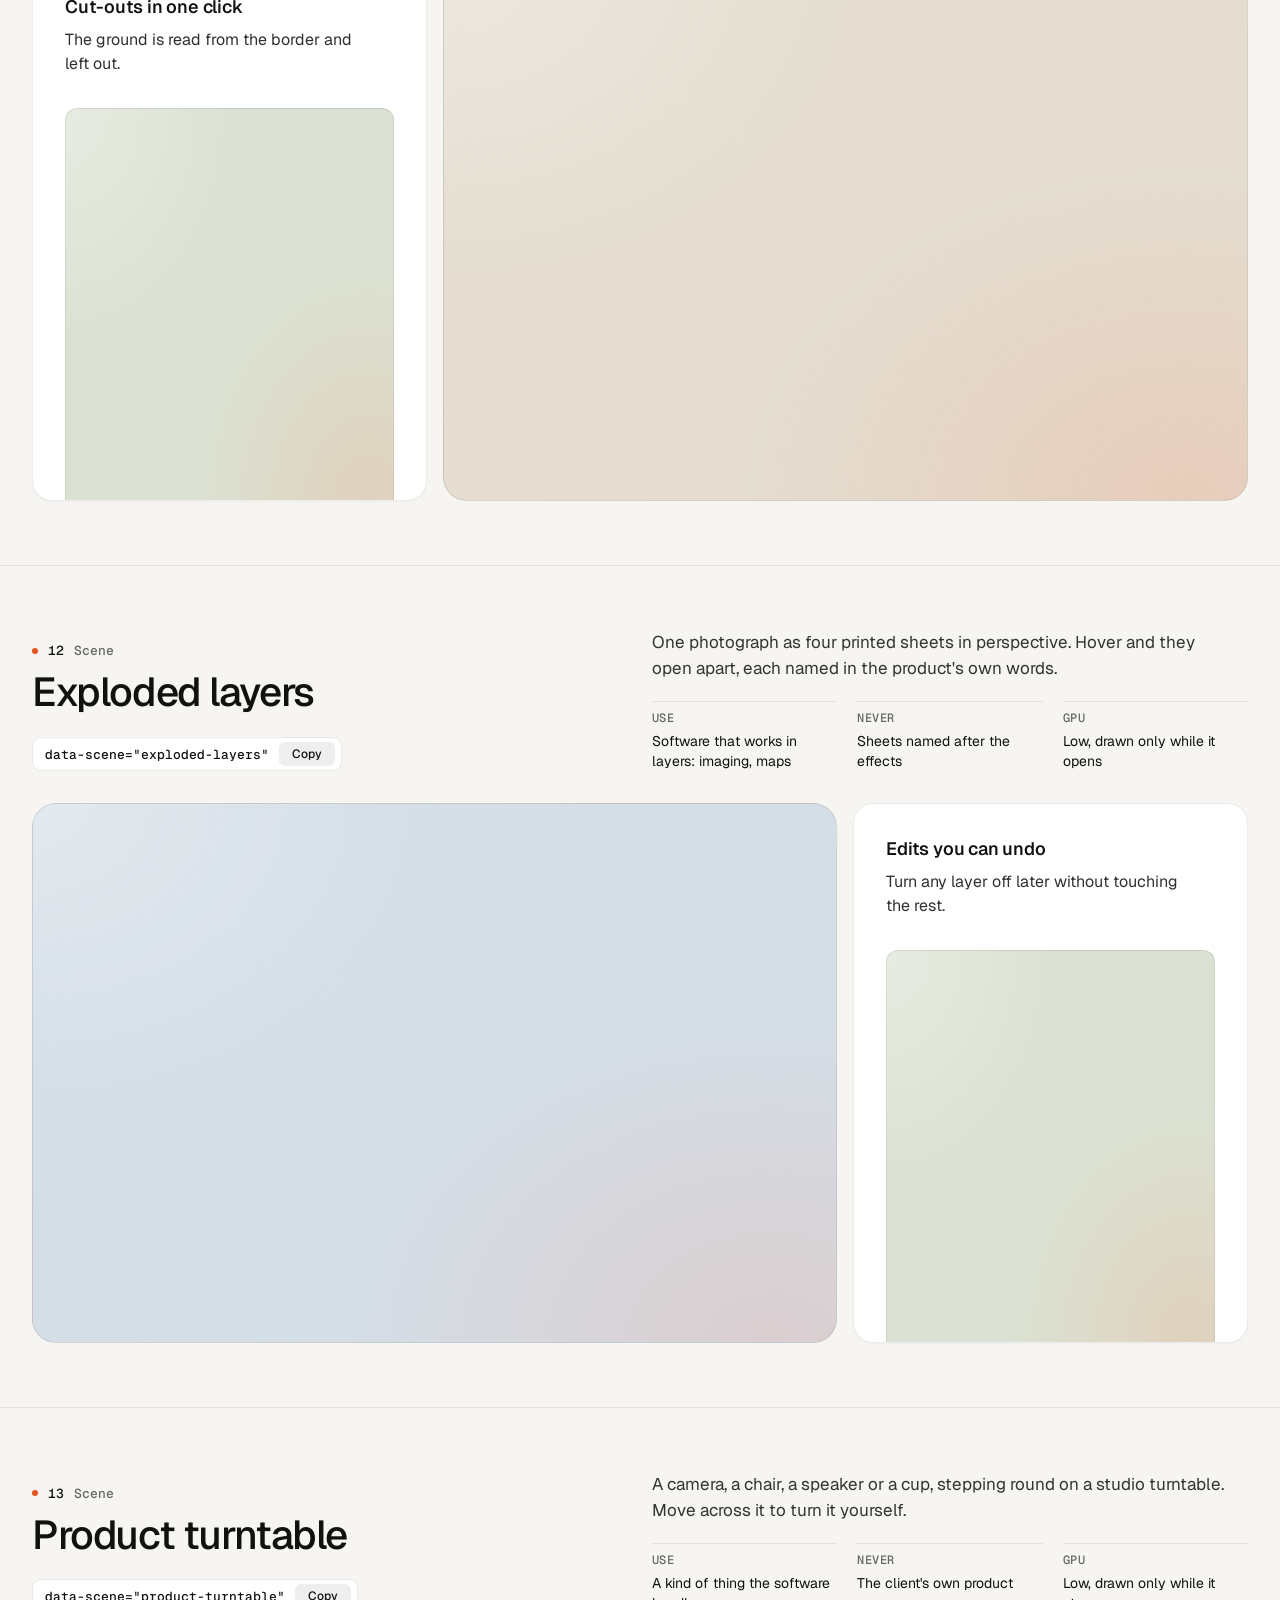
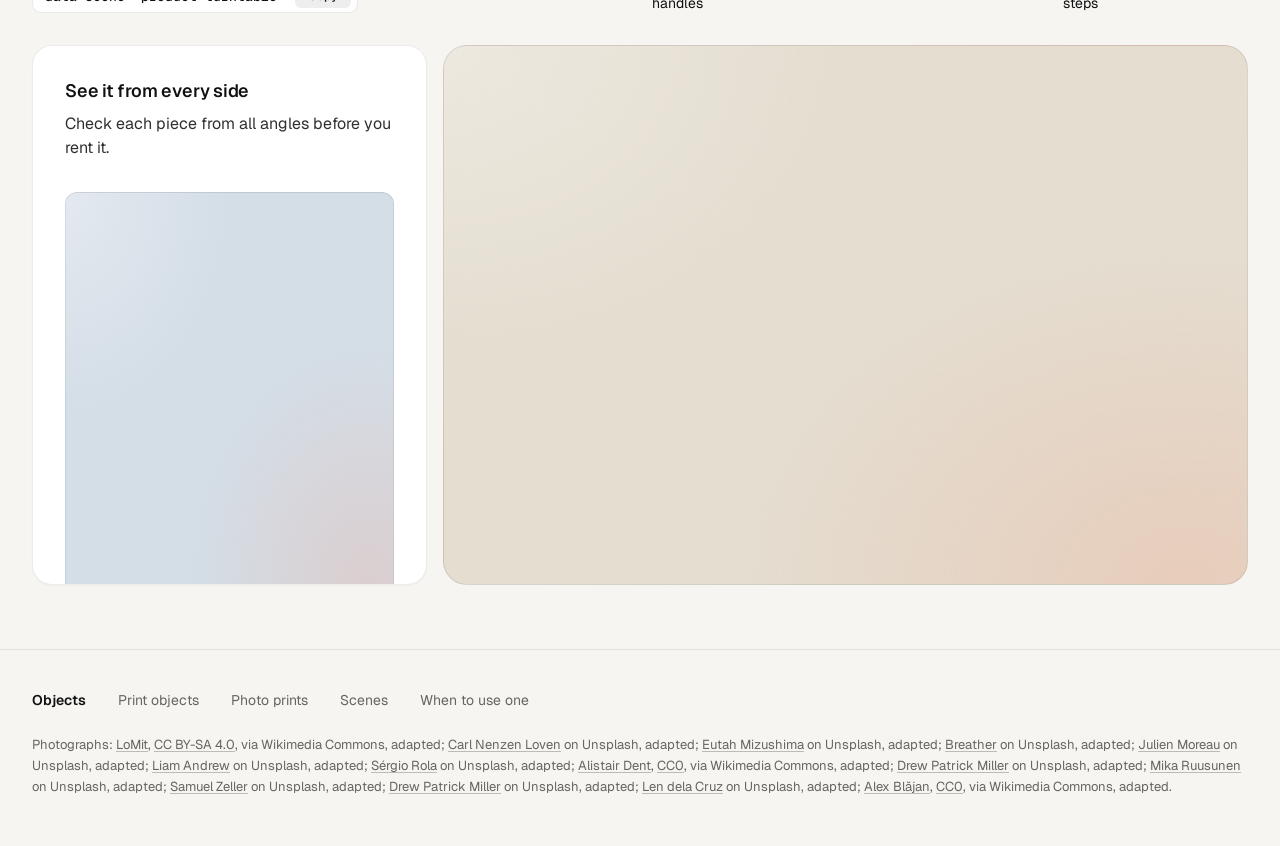
<file: .agents/skills/design-taste-frontend/assets/objects/index.html>
<!doctype html>
<html lang="en" data-palette="paper">
<head>
<script>window.__tpGlMax = 16;   /* a gallery shows many live effects at once; a page of a site keeps the default 4 (fx.js) */</script>
<meta charset="utf-8">
<meta name="viewport" content="width=device-width, initial-scale=1">
<title>Objects</title>
<meta name="description" content="Thirteen objects for one strong moment a page: products drawn in code, photographs printed by a shader, scenes that answer the pointer.">
<link rel="icon" href="data:,">
<link rel="preconnect" href="https://fonts.googleapis.com">
<link rel="preconnect" href="https://fonts.gstatic.com" crossorigin>
<link href="https://fonts.googleapis.com/css2?family=Geist:wght@300..700&family=Geist+Mono:wght@400;500&display=swap" rel="stylesheet">
<link rel="stylesheet" href="../ui/base.css">
<link rel="stylesheet" href="../ui/cards.css">
<style>
  /* palettes: page tokens, four grounds (--g1 sand, --g2 sky, --g3 sage, --g4 deep) and the globe's sea */
  :root {
    --font-text: "Geist", system-ui, sans-serif; --font-mono: "Geist Mono", ui-monospace, monospace;
    --ease: cubic-bezier(.2, .7, .2, 1);
    --gutter: 32px; --max: 1312px;
  }
  [data-palette="paper"] { --bg: #f6f5f1; --card: #ffffff; --surface: #ffffff; --ink: #111110; --muted: #66655f; --accent: #e5531c; --accent-ink: #ffffff;
    --g1: #e4ddd0; --g2: #d4dee7; --g3: #dbe2d3; --g4: #1a2230; --sea: #2f6aa8; --line: rgb(17 17 16 / 0.09); }
  [data-palette="stone"] { --bg: #e6e5e1; --card: #f3f2ef; --surface: #f3f2ef; --ink: #1a1b1d; --muted: #5d5e62; --accent: #2456d6; --accent-ink: #ffffff;
    --g1: #d6d5d0; --g2: #c9d4df; --g3: #dad3c6; --g4: #1d2633; --sea: #2456d6; --line: rgb(26 27 29 / 0.1); }
  [data-palette="graphite"] { --bg: #0b0b0c; --card: #141416; --surface: #141416; --ink: #f2f2ef; --muted: #96979c; --accent: #ff7a3c; --accent-ink: #120c08;
    --g1: #1e1d1b; --g2: #17202a; --g3: #1b201b; --g4: #23262c; --sea: #4f9be0; --line: rgb(242 242 239 / 0.09); }
  [data-palette="night"] { --bg: #070b14; --card: #0e1420; --surface: #0e1420; --ink: #e9edf3; --muted: #8b94a4; --accent: #5ab9fc; --accent-ink: #07101a;
    --g1: #121a29; --g2: #0f2231; --g3: #16202b; --g4: #1b2536; --sea: #5ab9fc; --line: rgb(233 237 243 / 0.09); }

  * { box-sizing: border-box; }
  html { scroll-padding-top: 64px; }
  html, body { margin: 0; }
  body { font-family: var(--font-text); background: var(--bg); color: var(--ink); -webkit-font-smoothing: antialiased; font-size: 16px; line-height: 1.5;
    transition: background-color 320ms var(--ease), color 320ms var(--ease); }
  a { color: inherit; }
  .wrap { max-width: var(--max); margin: 0 auto; padding: 0 var(--gutter); }

  /* ------------------------------------------------ the bar */
  .bar { position: sticky; top: 0; z-index: 30; background: color-mix(in oklab, var(--bg) 84%, transparent); backdrop-filter: blur(16px) saturate(1.2); border-bottom: 1px solid var(--line); }
  .bar__in { height: 64px; display: flex; align-items: center; gap: 32px; }
  .brand { display: inline-flex; align-items: center; gap: 10px; font-weight: 600; font-size: 15px; letter-spacing: -0.01em; text-decoration: none; }
  .brand svg { width: 22px; height: 22px; }
  .brand svg .a { fill: var(--accent); transition: transform 420ms var(--ease); transform-origin: 11px 11px; }
  .brand:hover svg .a { transform: rotate(90deg); }
  .nav { display: flex; gap: 24px; font-size: 14px; }
  .nav a { position: relative; text-decoration: none; color: var(--muted); transition: color 180ms ease; padding: 6px 0; }
  .nav a::after { content: ""; position: absolute; left: 0; right: 0; bottom: 0; height: 1px; background: currentColor; transform: scaleX(0); transform-origin: left; transition: transform 260ms var(--ease); }
  .nav a:hover { color: var(--ink); }
  .nav a:hover::after { transform: scaleX(1); }
  .sp { flex: 1; }
  .swatches { display: flex; align-items: center; gap: 6px; padding: 4px; border-radius: 999px; border: 1px solid var(--line); background: var(--card); }
  .sw { position: relative; width: 26px; height: 26px; border-radius: 50%; border: 0; padding: 0; cursor: pointer; background: linear-gradient(135deg, var(--s-bg) 0 50%, var(--s-ac) 50% 100%);
    box-shadow: inset 0 0 0 1px rgb(0 0 0 / 0.12); transition: transform 200ms var(--ease); }
  .sw::after { content: ""; position: absolute; inset: -3px; border-radius: 50%; box-shadow: 0 0 0 1.5px var(--ink); opacity: 0; transform: scale(0.8); transition: opacity 200ms ease, transform 260ms var(--ease); }
  .sw:hover { transform: scale(1.08); }
  .sw:active { transform: scale(0.94); }
  .sw[aria-pressed="true"]::after { opacity: 1; transform: scale(1); }
  .sw:focus-visible { outline: 2px solid var(--ink); outline-offset: 3px; }
  .sw-label { font-size: 13px; color: var(--muted); min-width: 60px; text-align: right; }

  /* ------------------------------------------------ grounds: a soft lit mesh of the ground's own tone, a fine grain */
  .gr, .card > .panel.gr { --calm-k: 0%; background-color: var(--pg);
    background-image:
      radial-gradient(80% 90% at 92% 100%, color-mix(in oklab, var(--accent) 13%, var(--pg)), transparent 68%),
      radial-gradient(70% 80% at 0% 0%, color-mix(in oklab, var(--lift, #ffffff) var(--lift-k, 34%), var(--pg)), transparent 72%); }
  .gr.dk, [data-palette="graphite"] .gr, [data-palette="night"] .gr { --lift: #ffffff; --lift-k: 6%; }
  .grain { position: absolute; inset: 0; z-index: 0; pointer-events: none; opacity: .32; mix-blend-mode: soft-light; border-radius: inherit;
    background-image: url("data:image/svg+xml;utf8,<svg xmlns='http://www.w3.org/2000/svg' width='160' height='160'><filter id='n'><feTurbulence type='fractalNoise' baseFrequency='.85' numOctaves='2' stitchTiles='stitch'/><feColorMatrix values='0 0 0 0 .5  0 0 0 0 .5  0 0 0 0 .5  0 0 0 .9 0'/></filter><rect width='100%' height='100%' filter='url(%23n)'/></svg>"); }
  .slot { position: absolute; inset: 0; z-index: 1; border-radius: inherit; }
  .slot > .host { position: absolute; inset: 0; border-radius: inherit; overflow: hidden; }

  /* ------------------------------------------------ hero */
  .hero { min-height: calc(100svh - 64px); display: grid; align-items: center; padding: 56px 0; }
  .hero__grid { display: grid; grid-template-columns: repeat(12, minmax(0, 1fr)); gap: 24px; align-items: center; }
  .hero__copy { grid-column: 1 / span 5; }
  .hero h1 { margin: 0; font-size: clamp(44px, 3.4vw + 12px, 72px); line-height: 1.02; letter-spacing: -0.045em; font-weight: 520; text-wrap: balance; }
  .hero__lede { margin: 24px 0 0; font-size: 19px; line-height: 1.5; color: var(--muted); max-width: 40ch; text-wrap: pretty; }
  .index { margin: 40px 0 0; padding: 0; list-style: none; border-top: 1px solid var(--line); max-width: 460px; }
  .index a { display: grid; grid-template-columns: 1fr auto 20px; align-items: center; gap: 16px; padding: 14px 0; border-bottom: 1px solid var(--line); text-decoration: none; font-size: 16px; font-weight: 500; }
  .index a span { font: 500 13px/1 var(--font-mono); color: var(--muted); }
  .index a svg { width: 16px; height: 16px; transition: transform 260ms var(--ease); }
  .index a:hover svg { transform: translateX(4px); }
  .hero__pics { grid-column: 7 / span 6; display: grid; grid-template-columns: 1fr 1fr; gap: 16px; height: min(70svh, 660px); min-height: 440px; }
  .pic { position: relative; overflow: clip; border-radius: 20px; border: 1px solid var(--line); isolation: isolate; }
  .pic img { position: absolute; inset: 0; width: 100%; height: 100%; object-fit: cover; object-position: 50% 42%; display: block; }
  .pic--down { margin-top: 48px; }

  /* ------------------------------------------------ an object, one screen */
  .obj { min-height: calc(100svh - 64px); display: grid; align-content: center; padding: 64px 0; border-top: 1px solid var(--line); }
  .obj__head { display: grid; grid-template-columns: repeat(12, minmax(0, 1fr)); gap: 24px; align-items: end; margin-bottom: 32px; }
  .obj__title { grid-column: 1 / span 5; }
  .obj__n { margin: 0 0 14px; font: 500 13px/1 var(--font-mono); color: var(--muted); display: flex; gap: 10px; align-items: center; }
  .obj__n b { color: var(--ink); font-weight: 500; }
  .obj__n i { width: 6px; height: 6px; border-radius: 50%; background: var(--accent); display: inline-block; }
  .obj h2 { margin: 0; font-size: clamp(34px, 1.9vw + 16px, 52px); line-height: 1.04; letter-spacing: -0.035em; font-weight: 520; text-wrap: balance; }
  .obj__about { grid-column: 7 / span 6; }
  .obj__line { margin: 0; font-size: 17px; line-height: 1.5; color: color-mix(in oklab, var(--ink) 82%, var(--bg)); max-width: 52ch; text-wrap: pretty; }
  .facts { display: grid; grid-template-columns: repeat(3, minmax(0, 1fr)); gap: 20px; margin: 20px 0 0; }
  .facts div { border-top: 1px solid var(--line); padding-top: 10px; }
  .facts dt { font: 500 12px/1 var(--font-mono); color: var(--muted); text-transform: uppercase; letter-spacing: .04em; }
  .facts dd { margin: 8px 0 0; font-size: 14px; line-height: 1.4; }
  .copy { margin-top: 24px; display: inline-flex; align-items: center; gap: 10px; height: 34px; padding: 0 6px 0 12px; border-radius: 9px; border: 1px solid var(--line);
    background: var(--card); color: var(--ink); font: 500 13px/1 var(--font-mono); cursor: pointer; transition: border-color 180ms ease, transform 160ms var(--ease); }
  .copy:hover { border-color: color-mix(in oklab, var(--ink) 24%, transparent); }
  .copy:active { transform: scale(0.97); }
  .copy:focus-visible { outline: 2px solid var(--ink); outline-offset: 2px; }
  .copy em { font-style: normal; display: inline-grid; place-items: center; height: 24px; padding: 0 8px; border-radius: 6px; background: color-mix(in oklab, var(--ink) 7%, transparent); font-family: var(--font-text); font-size: 12px; overflow: hidden; }
  .copy em span { grid-area: 1 / 1; transition: transform 260ms var(--ease), opacity 200ms ease; }
  .copy em span + span { transform: translateY(110%); opacity: 0; }
  .copy.done em span:first-child { transform: translateY(-110%); opacity: 0; }
  .copy.done em span + span { transform: none; opacity: 1; }

  .duo { display: grid; grid-template-columns: repeat(12, minmax(0, 1fr)); gap: 16px; height: clamp(400px, calc(100svh - 360px), 600px); }
  .big { grid-column: 1 / span 8; position: relative; overflow: clip; isolation: isolate; border-radius: 24px; border: 1px solid var(--line); }
  .duo .card { grid-column: 9 / span 4; }
  .obj:nth-of-type(even) .big { grid-column: 5 / span 8; grid-row: 1; }
  .obj:nth-of-type(even) .duo .card { grid-column: 1 / span 4; grid-row: 1; }
  .duo .card > .panel { flex: 1 1 auto; min-height: 0; }

  /* ------------------------------------------------ footer */
  .foot { border-top: 1px solid var(--line); padding: 40px 0 48px; font-size: 14px; color: var(--muted); }
  .foot__row { display: flex; flex-wrap: wrap; gap: 12px 32px; align-items: baseline; }
  .foot__row b { color: var(--ink); font-weight: 600; }
  .foot__row a { text-decoration: none; }
  .foot__row a:hover { color: var(--ink); }
  .credits { margin: 24px 0 0; font-size: 13px; line-height: 1.6; color: var(--muted); }
  .credits a { text-decoration: underline; text-decoration-color: color-mix(in oklab, currentColor 40%, transparent); text-underline-offset: 2px; }

  @media (max-width: 1023px) {
    .hero__copy, .hero__pics { grid-column: 1 / -1; }
    .hero__pics { height: auto; min-height: 0; }
    .pic { aspect-ratio: 3 / 4; }
    .obj__title, .obj__about { grid-column: 1 / -1; }
    .duo { height: auto; grid-template-columns: minmax(0, 1fr); }
    .big, .duo .card, .obj:nth-of-type(even) .big, .obj:nth-of-type(even) .duo .card { grid-column: 1 / -1; grid-row: auto; }
    .big { aspect-ratio: 4 / 3; }
    .duo .card > .panel { flex: none; height: 320px; }
  }
  @media (max-width: 760px) {
    :root { --gutter: 16px; }
    .nav, .sw-label { display: none; }
    .hero { padding: 32px 0 40px; }
    .hero__lede { font-size: 17px; }
    .hero__pics { gap: 10px; }
    .pic { border-radius: 16px; }
    .pic--down { margin-top: 28px; }
    .obj { padding: 72px 0; min-height: 0; }
    .obj .wrap { display: flex; flex-direction: column; }
    .obj__head, .obj__about { display: contents; }
    .obj__title { order: 1; margin-bottom: 16px; }
    .obj__line { order: 2; margin-bottom: 28px; }
    .duo { order: 3; }
    .facts { order: 4; margin-top: 28px; }
    .copy, .index { display: none; }
    .facts { grid-template-columns: minmax(0, 1fr); gap: 0; }
    .facts div { display: grid; grid-template-columns: 96px 1fr; gap: 12px; padding: 10px 0; }
    .facts dd { margin: 0; }
    .big { aspect-ratio: 4 / 5; border-radius: 18px; }
    .duo .card > .panel { height: 300px; }
  }
  @media (prefers-reduced-motion: reduce) { *, *::before, *::after { transition-duration: 0ms !important; } }
</style>
</head>
<body>
<header class="bar">
  <div class="wrap bar__in">
    <a class="brand" href="#top" aria-label="Objects, back to the top">
      <svg viewBox="0 0 22 22" aria-hidden="true"><rect x="1" y="1" width="20" height="20" rx="6" fill="currentColor"/><rect class="a" x="7" y="7" width="8" height="8" rx="2"/></svg>
      Objects
    </a>
    <nav class="nav" aria-label="Families">
      <a href="#print-cup">Print objects</a>
      <a href="#photo-halftone">Photo prints</a>
      <a href="#split-reveal">Scenes</a>
    </nav>
    <span class="sp"></span>
    <span class="sw-label" id="sw-label">Paper</span>
    <div class="swatches" role="group" aria-label="Palette">
      <button type="button" class="sw" data-pal="paper" aria-label="Paper" aria-pressed="true" style="--s-bg:#f6f5f1;--s-ac:#e5531c"></button>
      <button type="button" class="sw" data-pal="stone" aria-label="Stone" aria-pressed="false" style="--s-bg:#e6e5e1;--s-ac:#2456d6"></button>
      <button type="button" class="sw" data-pal="graphite" aria-label="Graphite" aria-pressed="false" style="--s-bg:#141416;--s-ac:#ff7a3c"></button>
      <button type="button" class="sw" data-pal="night" aria-label="Night" aria-pressed="false" style="--s-bg:#0e1420;--s-ac:#5ab9fc"></button>
    </div>
  </div>
</header>

<main id="top">
  <section class="hero">
    <div class="wrap hero__grid">
      <div class="hero__copy">
        <h1>Objects for one strong moment a page.</h1>
        <p class="hero__lede">Products drawn in code, photographs printed by a shader, and scenes that answer the pointer. A photograph leads where there is one. An object leads where there is none.</p>
        <ul class="index">
          <li><a href="#print-cup">Print objects <span>05</span><svg viewBox="0 0 16 16" fill="none" stroke="currentColor" stroke-width="1.5" aria-hidden="true"><path d="M3 8h10M9 4l4 4-4 4"/></svg></a></li>
          <li><a href="#photo-halftone">Photo prints <span>03</span><svg viewBox="0 0 16 16" fill="none" stroke="currentColor" stroke-width="1.5" aria-hidden="true"><path d="M3 8h10M9 4l4 4-4 4"/></svg></a></li>
          <li><a href="#split-reveal">Scenes <span>05</span><svg viewBox="0 0 16 16" fill="none" stroke="currentColor" stroke-width="1.5" aria-hidden="true"><path d="M3 8h10M9 4l4 4-4 4"/></svg></a></li>
        </ul>
      </div>
      <div class="hero__pics">
        <div class="pic"><img src="photo-kit/photos/lamp.jpg" width="1280" height="1757" alt="Cream ceramic table lamp on a glossy side table in low sun" decoding="async"></div>
        <article class="pic pic--down gr" style="--pg: var(--g1)" aria-label="A balanced-arm desk lamp">
          <div class="grain"></div>
          <div class="slot" data-slot='{"kind":"print","id":"print-lamp","place":"card","ground":"g1","params":{"size":1.06,"x":-0.08,"y":-0.2}}'></div>
        </article>
      </div>
    </div>
  </section>

  <!-- ===================================================== print objects -->
  <section class="obj" id="print-cup">
    <div class="wrap">
      <div class="obj__head">
        <div class="obj__title"><p class="obj__n"><i></i><b>01</b> Print object</p><h2>Cup and saucer</h2>
          <button type="button" class="copy" data-copy='<div data-print="print-cup" data-print-place="card"></div>'>data-print="print-cup"<em><span>Copy</span><span>Copied</span></em></button></div>
        <div class="obj__about">
          <p class="obj__line">A porcelain cup of coffee on its saucer, the glaze in your accent. Click it to stir.</p>
          <dl class="facts"><div><dt>Leads</dt><dd>A tableware maker with no photographs</dd></div><div><dt>As a print</dt><dd>A software card about a morning</dd></div><div><dt>GPU</dt><dd>High while it turns, one frame at rest</dd></div></dl>
        </div>
      </div>
      <div class="duo">
        <article class="big gr" style="--pg: var(--g1)"><div class="grain"></div>
          <div class="slot" data-slot='{"kind":"print","id":"print-cup","place":"hero","ground":"g1","params":{"size":0.96,"x":0.16,"y":-0.04}}'></div></article>
        <article class="card"><h3>Morning digest</h3><p>One email at 8:00 with everything that changed overnight.</p>
          <div class="panel gr" style="--pg: var(--g2)"><div class="grain"></div>
            <div class="slot" data-slot='{"kind":"print","id":"print-cup","place":"card","ground":"g2","params":{"effect":"halftone","turn":0}}'></div></div></article>
      </div>
    </div>
  </section>

  <section class="obj" id="print-wheel">
    <div class="wrap">
      <div class="obj__head">
        <div class="obj__title"><p class="obj__n"><i></i><b>02</b> Print object</p><h2>Bicycle wheel</h2>
          <button type="button" class="copy" data-copy='<div data-print="print-wheel" data-print-place="card"></div>'>data-print="print-wheel"<em><span>Copy</span><span>Copied</span></em></button></div>
        <div class="obj__about">
          <p class="obj__line">A road wheel with a tan-wall tyre, an alloy rim and 24 spokes, the hub in your accent. Click it to spin it up.</p>
          <dl class="facts"><div><dt>Leads</dt><dd>A maker of wheels or hubs, never a whole bike</dd></div><div><dt>As a print</dt><dd>A card about speed or a mechanism</dd></div><div><dt>GPU</dt><dd>High while it turns, one frame at rest</dd></div></dl>
        </div>
      </div>
      <div class="duo">
        <article class="big gr" style="--pg: var(--g2)"><div class="grain"></div>
          <div class="slot" data-slot='{"kind":"print","id":"print-wheel","place":"card","ground":"g2","params":{"size":1.34,"x":-0.08,"y":-0.3}}'></div></article>
        <article class="card"><h3>Background sync</h3><p>Runs every five minutes, whether the app is open or not.</p>
          <div class="panel gr" style="--pg: var(--g3)"><div class="grain"></div>
            <div class="slot" data-slot='{"kind":"print","id":"print-wheel","place":"card","ground":"g3","params":{"effect":"halftone","turn":0}}'></div></div></article>
      </div>
    </div>
  </section>

  <section class="obj" id="print-lamp">
    <div class="wrap">
      <div class="obj__head">
        <div class="obj__title"><p class="obj__n"><i></i><b>03</b> Print object</p><h2>Desk lamp</h2>
          <button type="button" class="copy" data-copy='<div data-print="print-lamp" data-print-place="card"></div>'>data-print="print-lamp"<em><span>Copy</span><span>Copied</span></em></button></div>
        <div class="obj__about">
          <p class="obj__line">A balanced-arm desk lamp on chrome springs, the base and shade enamelled in your accent. Click it to switch it on.</p>
          <dl class="facts"><div><dt>Leads</dt><dd>A lighting maker with no photographs</dd></div><div><dt>As a print</dt><dd>A card about focus or working late</dd></div><div><dt>GPU</dt><dd>High while it moves, one frame at rest</dd></div></dl>
        </div>
      </div>
      <div class="duo">
        <article class="big gr" style="--pg: var(--g3)"><div class="grain"></div>
          <div class="slot" data-slot='{"kind":"print","id":"print-lamp","place":"hero","ground":"g3","params":{"size":0.98,"x":0.14,"y":-0.06,"angle":-24}}'></div></article>
        <article class="card"><h3>Focus mode</h3><p>Alerts wait until you switch it off.</p>
          <div class="panel gr dk" style="--pg: var(--g4)"><div class="grain"></div>
            <div class="slot" data-slot='{"kind":"print","id":"print-lamp","place":"card","ground":"g4","params":{"effect":"dither","step":1,"turn":0}}' aria-label="A desk lamp, switched on"></div></div></article>
      </div>
    </div>
  </section>

  <section class="obj" id="print-globe">
    <div class="wrap">
      <div class="obj__head">
        <div class="obj__title"><p class="obj__n"><i></i><b>04</b> Print object</p><h2>Desk globe</h2>
          <button type="button" class="copy" data-copy='<div data-print="print-globe" data-print-place="card" data-print-params=&apos;{"effect":"engrave"}&apos;></div>'>data-print="print-globe"<em><span>Copy</span><span>Copied</span></em></button></div>
        <div class="obj__about">
          <p class="obj__line">A desk globe with the real coastlines, a brass meridian and a walnut stand. Its sea takes a blue or teal accent. Click it to spin.</p>
          <dl class="facts"><div><dt>Leads</dt><dd>A maker of globes or maps</dd></div><div><dt>As a print</dt><dd>A card about regions or shipping</dd></div><div><dt>GPU</dt><dd>High while it turns, one frame at rest</dd></div></dl>
        </div>
      </div>
      <div class="duo">
        <article class="big gr" style="--pg: var(--g2)"><div class="grain"></div>
          <div class="slot" data-slot='{"kind":"print","id":"print-globe","place":"card","ground":"g2","sea":true,"params":{"size":1.3,"x":-0.1,"y":-0.3}}'></div></article>
        <article class="card"><h3>14 regions</h3><p>Pick where your data lives. Move it later in two clicks.</p>
          <div class="panel gr dk" style="--pg: var(--g4)"><div class="grain"></div>
            <div class="slot" data-slot='{"kind":"print","id":"print-globe","place":"card","ground":"g4","sea":true,"params":{"effect":"engrave","turn":0}}'></div></div></article>
      </div>
    </div>
  </section>

  <section class="obj" id="print-cards">
    <div class="wrap">
      <div class="obj__head">
        <div class="obj__title"><p class="obj__n"><i></i><b>05</b> Print object</p><h2>Playing cards</h2>
          <button type="button" class="copy" data-copy='<div data-print="print-cards" data-print-place="card"></div>'>data-print="print-cards"<em><span>Copy</span><span>Copied</span></em></button></div>
        <div class="obj__about">
          <p class="obj__line">A stack of playing cards, the ace of diamonds face up and the backs in your accent. Click to fan them out.</p>
          <dl class="facts"><div><dt>Leads</dt><dd>A maker of card or board games</dd></div><div><dt>As a print</dt><dd>A games card about a hand or a deal</dd></div><div><dt>GPU</dt><dd>High while it moves, one frame at rest</dd></div></dl>
        </div>
      </div>
      <div class="duo">
        <article class="big gr" style="--pg: var(--g3)"><div class="grain"></div>
          <div class="slot" data-slot='{"kind":"print","id":"print-cards","place":"hero","ground":"g3","params":{"size":0.98,"x":0.16,"y":-0.04}}'></div></article>
        <article class="card"><h3>Fair draws</h3><p>Every shuffle is logged, so any player can check a deal.</p>
          <div class="panel gr" style="--pg: var(--g1)"><div class="grain"></div>
            <div class="slot" data-slot='{"kind":"print","id":"print-cards","place":"card","ground":"g1","params":{"effect":"halftone","turn":0}}'></div></div></article>
      </div>
    </div>
  </section>

  <!-- ===================================================== photo prints -->
  <section class="obj" id="photo-halftone">
    <div class="wrap">
      <div class="obj__head">
        <div class="obj__title"><p class="obj__n"><i></i><b>06</b> Photo print</p><h2>Halftone photograph</h2>
          <button type="button" class="copy" data-copy="import print from './assets/objects/photo-halftone/object.js'; print.mount(frame, { palette: fx.readPalette(frame) });">photo-halftone<em><span>Copy</span><span>Copied</span></em></button></div>
        <div class="obj__about">
          <p class="obj__line">One photograph in one ink: round dots on a 45° screen, clean paper in the light. Point at it and a loupe shows its colour.</p>
          <dl class="facts"><div><dt>Use</dt><dd>One photograph band on a design or software page</dd></div><div><dt>Never</dt><dd>A hero photograph, a cafe, a guesthouse</dd></div><div><dt>GPU</dt><dd>Low, one context, still at rest</dd></div></dl>
        </div>
      </div>
      <div class="duo">
        <article class="big gr" style="--pg: var(--g1)">
          <div class="slot" data-slot='{"kind":"photo","id":"photo-halftone","ground":"g1","photo":"concrete"}'></div></article>
        <article class="card"><h3>Screens for print</h3><p>Send any photograph to press as a one-ink halftone.</p>
          <div class="panel gr" style="--pg: var(--g2)">
            <div class="slot" data-slot='{"kind":"photo","id":"photo-halftone","ground":"g2","photo":"lamp","params":{"tint":1}}'></div></div></article>
      </div>
    </div>
  </section>

  <section class="obj" id="photo-engraving">
    <div class="wrap">
      <div class="obj__head">
        <div class="obj__title"><p class="obj__n"><i></i><b>07</b> Photo print</p><h2>Engraved photograph</h2>
          <button type="button" class="copy" data-copy="import print from './assets/objects/photo-engraving/object.js'; print.mount(frame, { palette: fx.readPalette(frame) });">photo-engraving<em><span>Copy</span><span>Copied</span></em></button></div>
        <div class="obj__about">
          <p class="obj__line">Diagonal lines that swell in the shadows and bend over the forms, over a light wash of the photograph's colour. Point at it and the lines part.</p>
          <dl class="facts"><div><dt>Use</dt><dd>A tile whose subject is the photograph</dd></div><div><dt>Never</dt><dd>A hero photograph, a cafe, a guesthouse</dd></div><div><dt>GPU</dt><dd>Low, one context, still at rest</dd></div></dl>
        </div>
      </div>
      <div class="duo">
        <article class="big gr" style="--pg: var(--g2)">
          <div class="slot" data-slot='{"kind":"photo","id":"photo-engraving","ground":"g2","photo":"platform","photoDark":"concrete"}'></div></article>
        <article class="card"><h3>Line art from a photo</h3><p>Turn a product shot into a plate for packaging.</p>
          <div class="panel gr" style="--pg: var(--g3)">
            <div class="slot" data-slot='{"kind":"photo","id":"photo-engraving","ground":"g3","photo":"concrete","photoDark":"room"}'></div></div></article>
      </div>
    </div>
  </section>

  <section class="obj" id="photo-dither">
    <div class="wrap">
      <div class="obj__head">
        <div class="obj__title"><p class="obj__n"><i></i><b>08</b> Photo print</p><h2>Dithered photograph</h2>
          <button type="button" class="copy" data-copy="import print from './assets/objects/photo-dither/object.js'; print.mount(frame, { palette: fx.readPalette(frame) });">photo-dither<em><span>Copy</span><span>Copied</span></em></button></div>
        <div class="obj__about">
          <p class="obj__line">A three-colour grain from the photograph's deepest and most colourful tones. Point at it and the photograph develops through the grain.</p>
          <dl class="facts"><div><dt>Use</dt><dd>A games or AI page's one photograph</dd></div><div><dt>Never</dt><dd>A hero photograph, a cafe, a guesthouse</dd></div><div><dt>GPU</dt><dd>Low, one context, still at rest</dd></div></dl>
        </div>
      </div>
      <div class="duo">
        <article class="big gr" style="--pg: var(--g3)">
          <div class="slot" data-slot='{"kind":"photo","id":"photo-dither","ground":"g3","photo":"room"}'></div></article>
        <article class="card"><h3>Three colours, any picture</h3><p>A grain that keeps a photograph readable in two inks and the paper.</p>
          <div class="panel gr" style="--pg: var(--g1)">
            <div class="slot" data-slot='{"kind":"photo","id":"photo-dither","ground":"g1","photo":"platform"}'></div></div></article>
      </div>
    </div>
  </section>

  <!-- ===================================================== scenes -->
  <section class="obj" id="split-reveal">
    <div class="wrap">
      <div class="obj__head">
        <div class="obj__title"><p class="obj__n"><i></i><b>09</b> Scene</p><h2>Split reveal</h2>
          <button type="button" class="copy" data-copy='<div data-scene="split-reveal" data-scene-src="assets/img/photo.jpg"></div>'>data-scene="split-reveal"<em><span>Copy</span><span>Copied</span></em></button></div>
        <div class="obj__about">
          <p class="obj__line">One photograph, half of it printed as a halftone screen. The line follows the pointer; on a phone it follows a drag.</p>
          <dl class="facts"><div><dt>Use</dt><dd>A photo or design app, a device, a game's key art</dd></div><div><dt>Never</dt><dd>A place, a service, a product page</dd></div><div><dt>GPU</dt><dd>Low, drawn only while the line moves</dd></div></dl>
        </div>
      </div>
      <div class="duo">
        <article class="big gr" style="--pg: var(--g2)">
          <div class="slot" data-slot='{"kind":"scene","id":"split-reveal","ground":"g2","src":"default"}'></div></article>
        <article class="card"><h3>Before and after</h3><p>Drag the line to compare the print with the original.</p>
          <div class="panel gr" style="--pg: var(--g1)">
            <div class="slot" data-slot='{"kind":"scene","id":"split-reveal","ground":"g1","src":"roof","params":{"side":"right","split":0.42}}'></div></div></article>
      </div>
    </div>
  </section>

  <section class="obj" id="dither-sequence">
    <div class="wrap">
      <div class="obj__head">
        <div class="obj__title"><p class="obj__n"><i></i><b>10</b> Scene</p><h2>Dither sequence</h2>
          <button type="button" class="copy" data-copy='<div data-scene="dither-sequence" data-scene-src=&apos;[{"src":"a.jpg"},{"src":"b.jpg"}]&apos;></div>'>data-scene="dither-sequence"<em><span>Copy</span><span>Copied</span></em></button></div>
        <div class="obj__about">
          <p class="obj__line">Two to six photographs that belong together, dithered and cut one to the next like a slow film. Move across it to pick a frame.</p>
          <dl class="facts"><div><dt>Use</dt><dd>A device from several sides, a game's scenes</dd></div><div><dt>Never</dt><dd>A random or mood set of pictures</dd></div><div><dt>GPU</dt><dd>Low, drawn only during a cut</dd></div></dl>
        </div>
      </div>
      <div class="duo">
        <article class="big gr" style="--pg: var(--g3)">
          <div class="slot" data-slot='{"kind":"scene","id":"dither-sequence","ground":"g3","src":"default"}'></div></article>
        <article class="card"><h3>Every version kept</h3><p>Step back through earlier versions of a picture.</p>
          <div class="panel gr" style="--pg: var(--g2)">
            <div class="slot" data-slot='{"kind":"scene","id":"dither-sequence","ground":"g2","src":"spirals","params":{"fit":"contain","autoplay":0}}'></div></div></article>
      </div>
    </div>
  </section>

  <section class="obj" id="dot-object">
    <div class="wrap">
      <div class="obj__head">
        <div class="obj__title"><p class="obj__n"><i></i><b>11</b> Scene</p><h2>Dot object</h2>
          <button type="button" class="copy" data-copy='<div data-scene="dot-object" data-scene-src="assets/img/object-on-white.jpg"></div>'>data-scene="dot-object"<em><span>Copy</span><span>Copied</span></em></button></div>
        <div class="obj__about">
          <p class="obj__line">An object cut out of its photograph and set in dots that keep its tones. Under the pointer the dots take its real colour.</p>
          <dl class="facts"><div><dt>Use</dt><dd>A thing shot on a plain ground, or a cut-out</dd></div><div><dt>Never</dt><dd>A busy or sunlit background</dd></div><div><dt>GPU</dt><dd>Low, one draw call while the loupe moves</dd></div></dl>
        </div>
      </div>
      <div class="duo">
        <article class="big gr" style="--pg: var(--g1)">
          <div class="slot" data-slot='{"kind":"scene","id":"dot-object","ground":"g1","src":"default"}'></div></article>
        <article class="card"><h3>Cut-outs in one click</h3><p>The ground is read from the border and left out.</p>
          <div class="panel gr" style="--pg: var(--g3)">
            <div class="slot" data-slot='{"kind":"scene","id":"dot-object","ground":"g3","src":"dahlia"}'></div></div></article>
      </div>
    </div>
  </section>

  <section class="obj" id="exploded-layers">
    <div class="wrap">
      <div class="obj__head">
        <div class="obj__title"><p class="obj__n"><i></i><b>12</b> Scene</p><h2>Exploded layers</h2>
          <button type="button" class="copy" data-copy='<div data-scene="exploded-layers" data-scene-src="assets/img/photo.jpg" data-scene-params=&apos;{"names":["Photo","Colour","Light","Depth"]}&apos;></div>'>data-scene="exploded-layers"<em><span>Copy</span><span>Copied</span></em></button></div>
        <div class="obj__about">
          <p class="obj__line">One photograph as four printed sheets in perspective. Hover and they open apart, each named in the product's own words.</p>
          <dl class="facts"><div><dt>Use</dt><dd>Software that works in layers: imaging, maps</dd></div><div><dt>Never</dt><dd>Sheets named after the effects</dd></div><div><dt>GPU</dt><dd>Low, drawn only while it opens</dd></div></dl>
        </div>
      </div>
      <div class="duo">
        <article class="big gr" style="--pg: var(--g2)">
          <div class="slot" data-slot='{"kind":"scene","id":"exploded-layers","ground":"g2","src":"default","params":{"names":["Photo","Colour","Light","Depth"]}}'></div></article>
        <article class="card"><h3>Edits you can undo</h3><p>Turn any layer off later without touching the rest.</p>
          <div class="panel gr" style="--pg: var(--g3)">
            <div class="slot" data-slot='{"kind":"scene","id":"exploded-layers","ground":"g3","src":"lattice"}'></div></div></article>
      </div>
    </div>
  </section>

  <section class="obj" id="product-turntable">
    <div class="wrap">
      <div class="obj__head">
        <div class="obj__title"><p class="obj__n"><i></i><b>13</b> Scene</p><h2>Product turntable</h2>
          <button type="button" class="copy" data-copy='<div data-scene="product-turntable" data-scene-params=&apos;{"form":"chair"}&apos;></div>'>data-scene="product-turntable"<em><span>Copy</span><span>Copied</span></em></button></div>
        <div class="obj__about">
          <p class="obj__line">A camera, a chair, a speaker or a cup, stepping round on a studio turntable. Move across it to turn it yourself.</p>
          <dl class="facts"><div><dt>Use</dt><dd>A kind of thing the software handles</dd></div><div><dt>Never</dt><dd>The client's own product</dd></div><div><dt>GPU</dt><dd>Low, drawn only while it steps</dd></div></dl>
        </div>
      </div>
      <div class="duo">
        <article class="big gr" style="--pg: var(--g1)">
          <div class="slot" data-slot='{"kind":"scene","id":"product-turntable","ground":"g1","params":{"form":"camera"}}' aria-label="A camera on a turntable"></div></article>
        <article class="card"><h3>See it from every side</h3><p>Check each piece from all angles before you rent it.</p>
          <div class="panel gr" style="--pg: var(--g2)">
            <div class="slot" data-slot='{"kind":"scene","id":"product-turntable","ground":"g2","params":{"form":"chair","start":-40,"autoplay":0}}' aria-label="A side chair"></div></div></article>
      </div>
    </div>
  </section>
</main>

<footer class="foot">
  <div class="wrap">
    <div class="foot__row">
      <b>Objects</b>
      <a href="_print-core/README.md">Print objects</a>
      <a href="photo-kit/README.md">Photo prints</a>
      <a href="_scenes/README.md">Scenes</a>
      <a href="../../references/effects-objects.md">When to use one</a>
    </div>
    <p class="credits" id="credits"></p>
  </div>
</footer>

<script type="module">
  /*
    The showcase's own mounting: every [data-slot] mounts when it comes near the screen and is destroyed
    when it leaves, and never more than MAX are mounted at once, so the page holds at most 4 live WebGL
    contexts (each mounted object holds one at most; still print objects hold none).
  */
  import fx from '../effects/fx.js';
  import { creditsLine } from './photo-kit/photo.js';
  import { DEFAULT_PHOTO as SPLIT } from './split-reveal/object.js';
  import { DEFAULT_SEQUENCE } from './dither-sequence/object.js';
  import { DEFAULT_PHOTO as TULIP } from './dot-object/object.js';
  import { DEFAULT_PHOTO as MIXER } from './exploded-layers/object.js';

  const MAX = 4, CAP = { print: 4, photo: 3, scene: 4 };
  const root = document.documentElement;
  const q = new URLSearchParams(location.search);
  const U = 'https://unsplash.com/license', CC0 = 'https://creativecommons.org/publicdomain/zero/1.0/';
  const SRC = {
    roof: { id: 618, ratio: 1.5, alt: 'Curving glass and steel lattice roof in black and white', by: 'Mika Ruusunen', licence: 'Unsplash licence', licenceUrl: U, page: 'https://unsplash.com/photos/ypVM8PnygUo' },
    lattice: { id: 893, ratio: 1.5, alt: 'Curved latticed building facade forming sweeping lines', by: 'Samuel Zeller', licence: 'Unsplash licence', licenceUrl: U, page: 'https://unsplash.com/photos/j0g8taxHZa0' },
    spirals: [
      { id: 949, ratio: 0.66, alt: 'A white spiral atrium under a glass dome, seen from below', by: 'Drew Patrick Miller', licence: 'Unsplash licence', licenceUrl: U, page: 'https://unsplash.com/photos/VLT62-JzddA' },
      { id: 679, ratio: 1, alt: 'Spiralling concrete curves around a small round window', by: 'Len dela Cruz', licence: 'Unsplash licence', licenceUrl: U, page: 'https://unsplash.com/photos/ScEKf8u7y-c' },
    ],
    dahlia: { id: 'commons-minimal-orange-dahlia', source: 'commons', ratio: 1.523, width: 5830, focus: [0.5, 0.5], alt: 'An orange dahlia on a black ground', by: 'Alex Blăjan', licence: 'CC0', licenceUrl: CC0,
      url: 'https://upload.wikimedia.org/wikipedia/commons/5/5e/Minimal_orange_dahlia_%28Unsplash%29.jpg', page: 'https://commons.wikimedia.org/wiki/File:Minimal_orange_dahlia_(Unsplash).jpg' },
  };
  const DEFAULTS = { 'split-reveal': SPLIT, 'dither-sequence': DEFAULT_SEQUENCE, 'dot-object': TULIP, 'exploded-layers': MIXER };
  const lib = await fetch(new URL('./photo-kit/photos.json', import.meta.url)).then(r => r.json()).catch(() => ({ photos: [] }));
  const PHOTOS = Object.fromEntries(lib.photos.map(p => [p.key, p]));

  // ---- palette: the page tokens, a ground's paper and an ink that reads on it
  const tok = n => getComputedStyle(root).getPropertyValue(n).trim();
  const lum = hex => { const h = hex.replace('#', ''); const c = [0, 2, 4].map(i => parseInt(h.slice(i, i + 2), 16) / 255); return 0.2126 * c[0] + 0.7152 * c[1] + 0.0722 * c[2]; };
  function paletteFor(cfg) {
    const bg = tok('--' + (cfg.ground || 'g1')), ink = tok('--ink');
    const light = lum(bg) > 0.4, pageLight = lum(ink) < 0.4;
    const gInk = light ? (pageLight ? ink : '#17181b') : (pageLight ? '#eef0f2' : ink);
    return fx.normalizePalette({ bg, surface: bg, ink: gInk, accent: cfg.sea ? tok('--sea') : tok('--accent'), accentInk: tok('--accent-ink') });
  }

  // ---- mounting
  const slots = [...document.querySelectorAll('[data-slot]')];
  const st = new Map(slots.map(el => [el, { cfg: JSON.parse(el.dataset.slot), near: false, ctrl: null, host: null, busy: false }]));
  const mods = new Map();
  const load = id => { if (!mods.has(id)) mods.set(id, import(`./${id}/object.js`).then(m => m.default)); return mods.get(id); };
  // a photo print may name a darker photograph for the dark palettes (a pale one prints as a light plate there)
  const isDark = () => lum(tok('--bg')) < 0.4;
  const photoKey = cfg => (cfg.photoDark && isDark() ? cfg.photoDark : cfg.photo);
  const srcOf = cfg => {
    if (cfg.kind === 'photo') return new URL('./photo-kit/' + PHOTOS[photoKey(cfg)].file, import.meta.url).href;
    if (!cfg.src) return undefined;
    return cfg.src === 'default' ? DEFAULTS[cfg.id] : SRC[cfg.src];
  };
  // a photo print's slot shows its photograph toned into the ground until the print draws, before it
  // mounts too: never an empty panel, even on a slow device
  function underlay(box, cfg) {
    if (cfg.kind !== 'photo') return;
    const p = PHOTOS[photoKey(cfg)];
    Object.assign(box.style, { backgroundColor: 'var(--pg)', backgroundImage: 'url(' + srcOf(cfg) + ')', backgroundSize: 'cover',
      backgroundPosition: (p.focus[0] * 100) + '% ' + (p.focus[1] * 100) + '%', backgroundBlendMode: 'luminosity' });
  }
  async function mount(el) {
    const s = st.get(el);
    s.busy = true;
    try {
      const obj = await load(s.cfg.id);
      if (!s.want) return;
      const host = document.createElement('div');
      host.className = 'host';
      if (el.hasAttribute('aria-label')) host.setAttribute('aria-label', el.getAttribute('aria-label'));
      el.appendChild(host);
      const cfg = s.cfg, palette = paletteFor(cfg);
      let ctrl;
      if (cfg.kind === 'print') ctrl = obj.mount(host, { place: cfg.place, params: cfg.params || {}, palette });
      else if (cfg.kind === 'photo') {
        const p = PHOTOS[photoKey(cfg)];
        s.photo = photoKey(cfg);
        underlay(host, cfg);
        ctrl = obj.mount(host, { palette, src: srcOf(cfg), params: { focusX: p.focus[0], focusY: p.focus[1], ...(cfg.params || {}) } });
      } else ctrl = obj.mount(host, { palette, src: srcOf(cfg), params: cfg.params || {} });
      s.ctrl = ctrl; s.host = host;
    } catch (e) { console.warn('objects:', s.cfg.id, e); }
    finally { s.busy = false; if (!s.want && s.ctrl) unmount(el); schedule(); }
  }
  function unmount(el) {
    const s = st.get(el);
    if (!s.ctrl) return;
    try { s.ctrl.destroy(); } catch (e) { console.warn(e); }
    s.host?.remove();
    s.ctrl = null; s.host = null;
  }
  let queued = 0;
  function reconcile() {
    queued = 0;
    const mid = innerHeight / 2;
    const dist = el => { const r = el.getBoundingClientRect(); return Math.abs((r.top + r.bottom) / 2 - mid); };
    // the nearest first, at most MAX, and at most CAP of one family (photo-kit warns past 3)
    const near = [], kinds = {};
    for (const el of slots.filter(e => st.get(e).near).sort((a, b) => dist(a) - dist(b))) {
      const k = st.get(el).cfg.kind;
      if (near.length < MAX && (kinds[k] || 0) < CAP[k]) { near.push(el); kinds[k] = (kinds[k] || 0) + 1; }
    }
    const want = new Set(near);
    for (const el of slots) { const s = st.get(el); s.want = want.has(el); if (!s.want && s.ctrl && !s.busy) unmount(el); }
    // never more than MAX mounted (or mounting) at once
    let count = slots.filter(el => { const s = st.get(el); return s.ctrl || s.busy; }).length;
    for (const el of near) { const s = st.get(el); if (!s.ctrl && !s.busy && count < MAX) { count++; mount(el); } }
  }
  const schedule = () => { if (!queued) queued = requestAnimationFrame(reconcile); };
  const io = new IntersectionObserver(es => { for (const e of es) st.get(e.target).near = e.isIntersecting; schedule(); }, { rootMargin: '60% 0px' });
  slots.forEach(el => io.observe(el));
  addEventListener('scroll', schedule, { passive: true });
  addEventListener('resize', schedule, { passive: true });

  // ---- palette switch
  const PAL = ['paper', 'stone', 'graphite', 'night'];
  const label = document.getElementById('sw-label');
  function setPalette(name, save) {
    if (!PAL.includes(name)) name = 'paper';
    root.dataset.palette = name;
    for (const b of document.querySelectorAll('[data-pal]')) b.setAttribute('aria-pressed', String(b.dataset.pal === name));
    label.textContent = name[0].toUpperCase() + name.slice(1);
    for (const [el, s] of st) {
      if (s.ctrl && s.cfg.kind === 'photo' && s.photo !== photoKey(s.cfg)) unmount(el);   // its photograph changes: mount it again
      else if (s.ctrl?.setPalette) s.ctrl.setPalette(paletteFor(s.cfg));
    }
    for (const [el, s] of st) underlay(el, s.cfg);
    schedule();
    if (save) try { localStorage.setItem('objects-palette', name); } catch (_) { /* private window */ }
  }
  let saved = null;
  try { saved = localStorage.getItem('objects-palette'); } catch (_) { /* private window */ }
  setPalette(q.get('palette') || saved || 'paper');
  document.querySelector('.swatches').addEventListener('click', e => { const b = e.target.closest('[data-pal]'); if (b) setPalette(b.dataset.pal, true); });

  // ---- copy a mount snippet
  document.addEventListener('click', async e => {
    const b = e.target.closest('.copy');
    if (!b) return;
    try { await navigator.clipboard.writeText(b.dataset.copy); } catch (_) { /* no clipboard: the button still answers */ }
    b.classList.add('done');
    clearTimeout(b._t); b._t = setTimeout(() => b.classList.remove('done'), 1400);
  });

  // ---- the one credit line
  const pk = ['lamp', 'concrete', 'platform', 'room'].map(k => PHOTOS[k]).filter(Boolean).map(p => ({ ...p, adapted: true }));
  const sc = [SPLIT, ...DEFAULT_SEQUENCE, TULIP, MIXER, SRC.roof, SRC.lattice, ...SRC.spirals, SRC.dahlia]
    .map(p => ({ ...p, source: p.source === 'commons' ? 'Wikimedia Commons' : (p.source || 'Unsplash'), adapted: true }));
  const seen = new Set();
  document.getElementById('credits').innerHTML = creditsLine([...pk, ...sc].filter(p => { const k = p.page || p.by; if (seen.has(k)) return false; seen.add(k); return true; }));

  // fetch every object's module and the photographs while the page is idle, so a panel mounts at once
  const prefetch = () => {
    const ids = [...new Set([...st.values()].map(s => s.cfg.id))];
    let i = 0;
    const next = () => { if (i < ids.length) load(ids[i++]).catch(() => {}).finally(() => setTimeout(next, 80)); };
    next();
    for (const p of Object.values(PHOTOS)) { const im = new Image(); im.decoding = 'async'; im.src = new URL('./photo-kit/' + p.file, import.meta.url).href; }
  };
  (window.requestIdleCallback || ((f) => setTimeout(f, 600)))(prefetch, { timeout: 1500 });

  window.__objects = { st, live: () => [...st.values()].filter(s => s.ctrl).length };
  if (document.fonts) await document.fonts.ready;
  root.dataset.ready = '1';
</script>
</body>
</html>
</file>
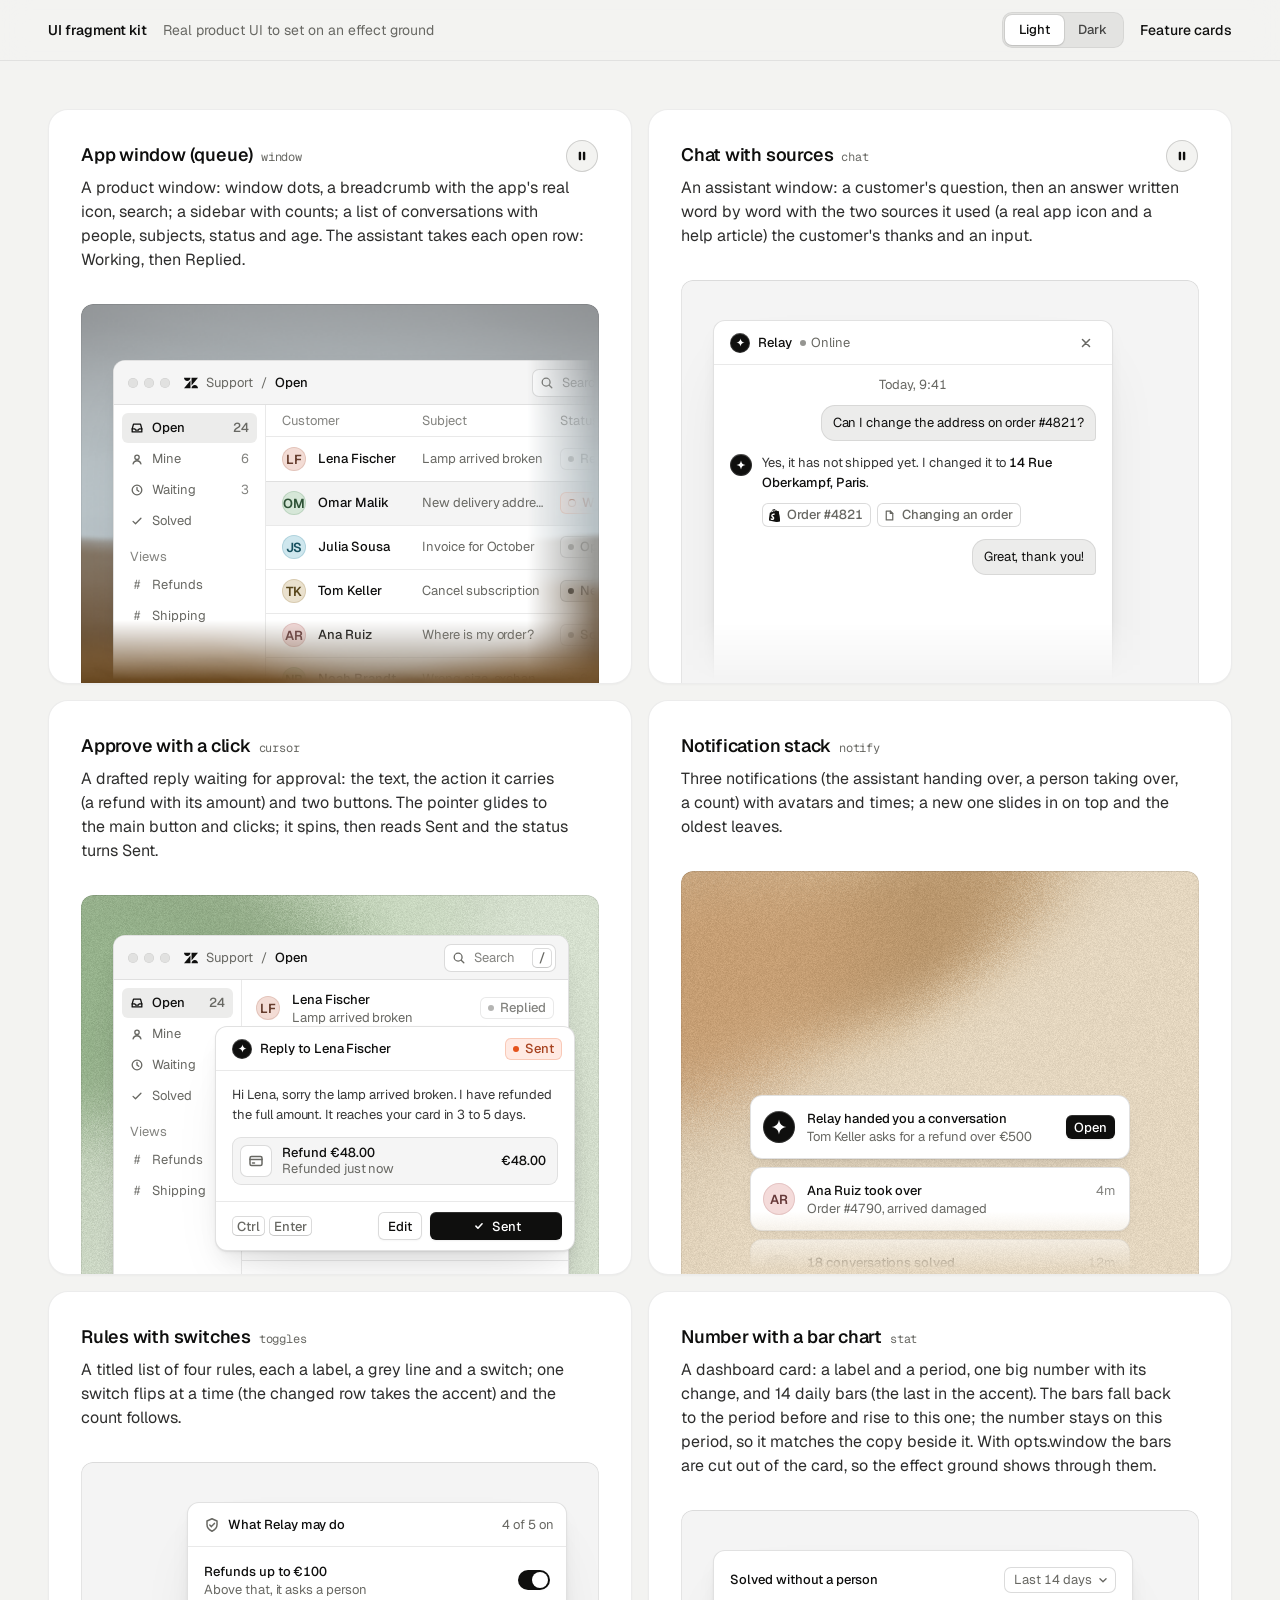
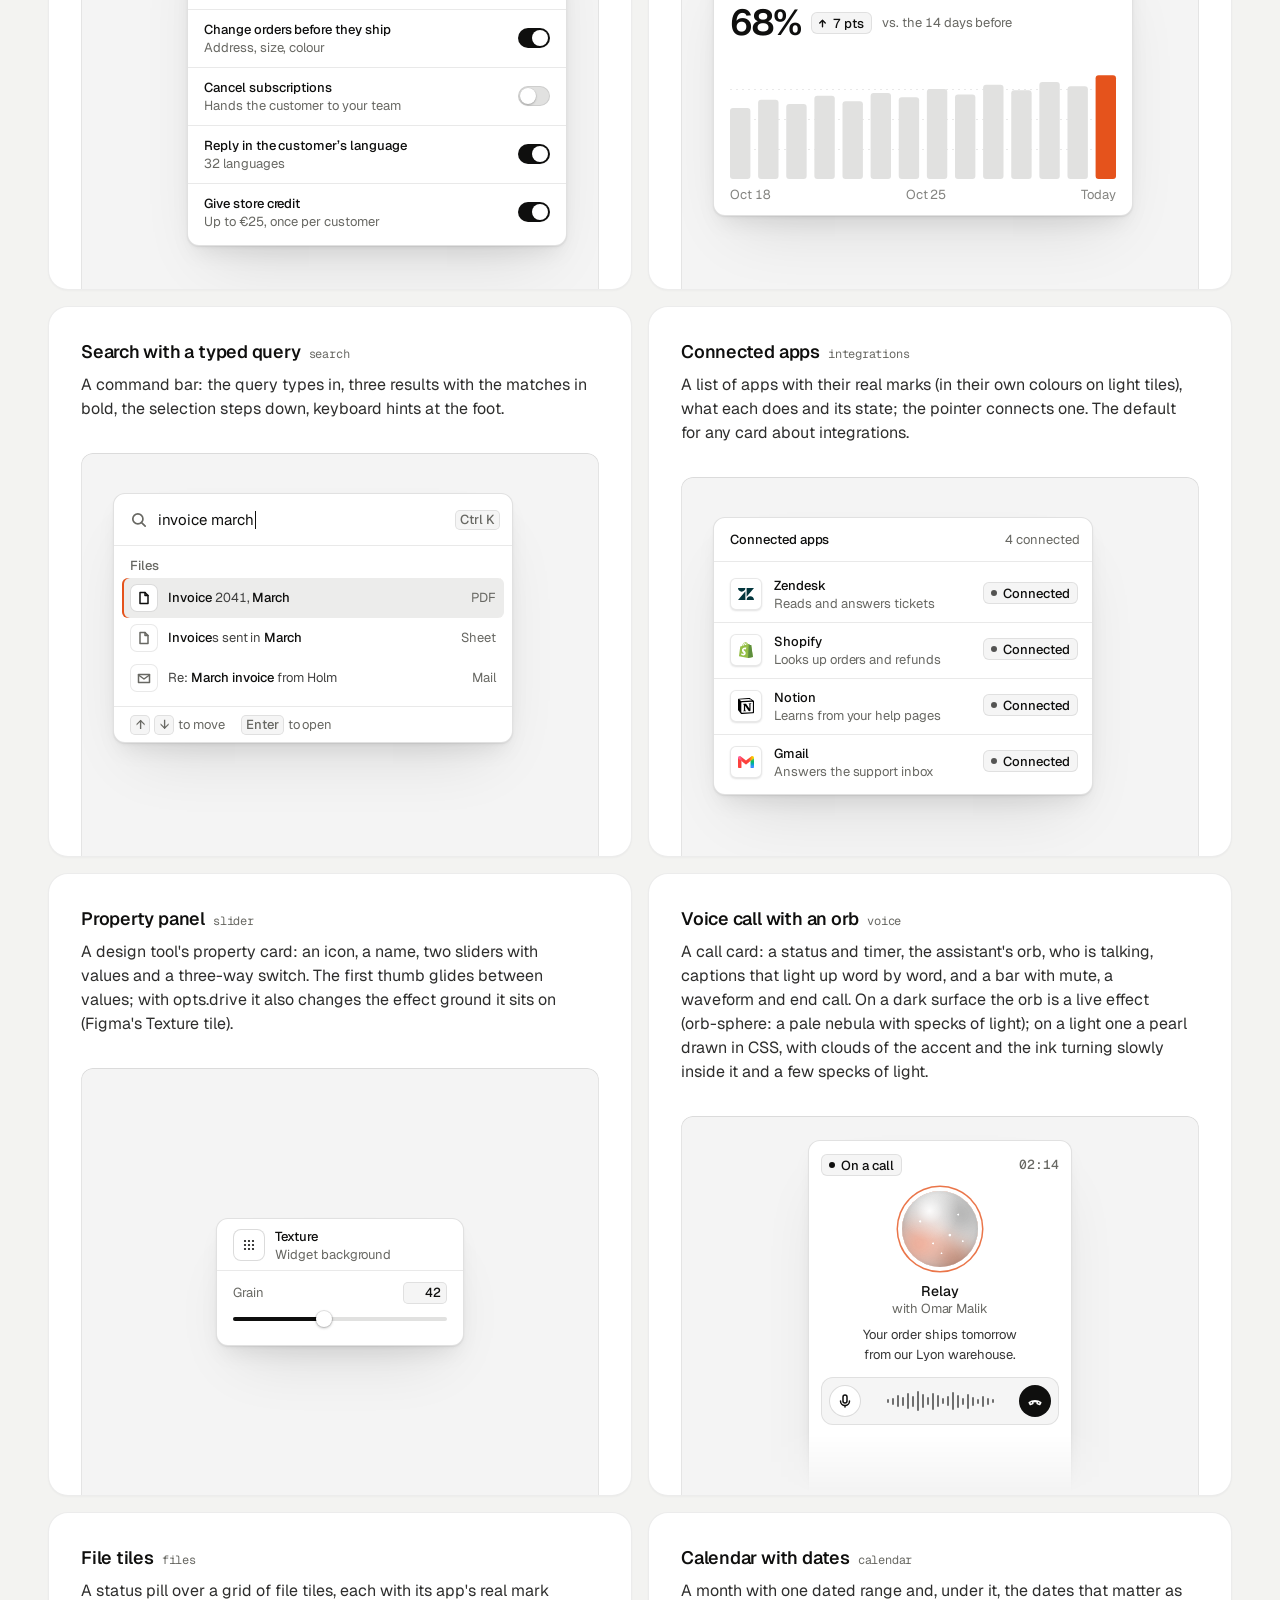
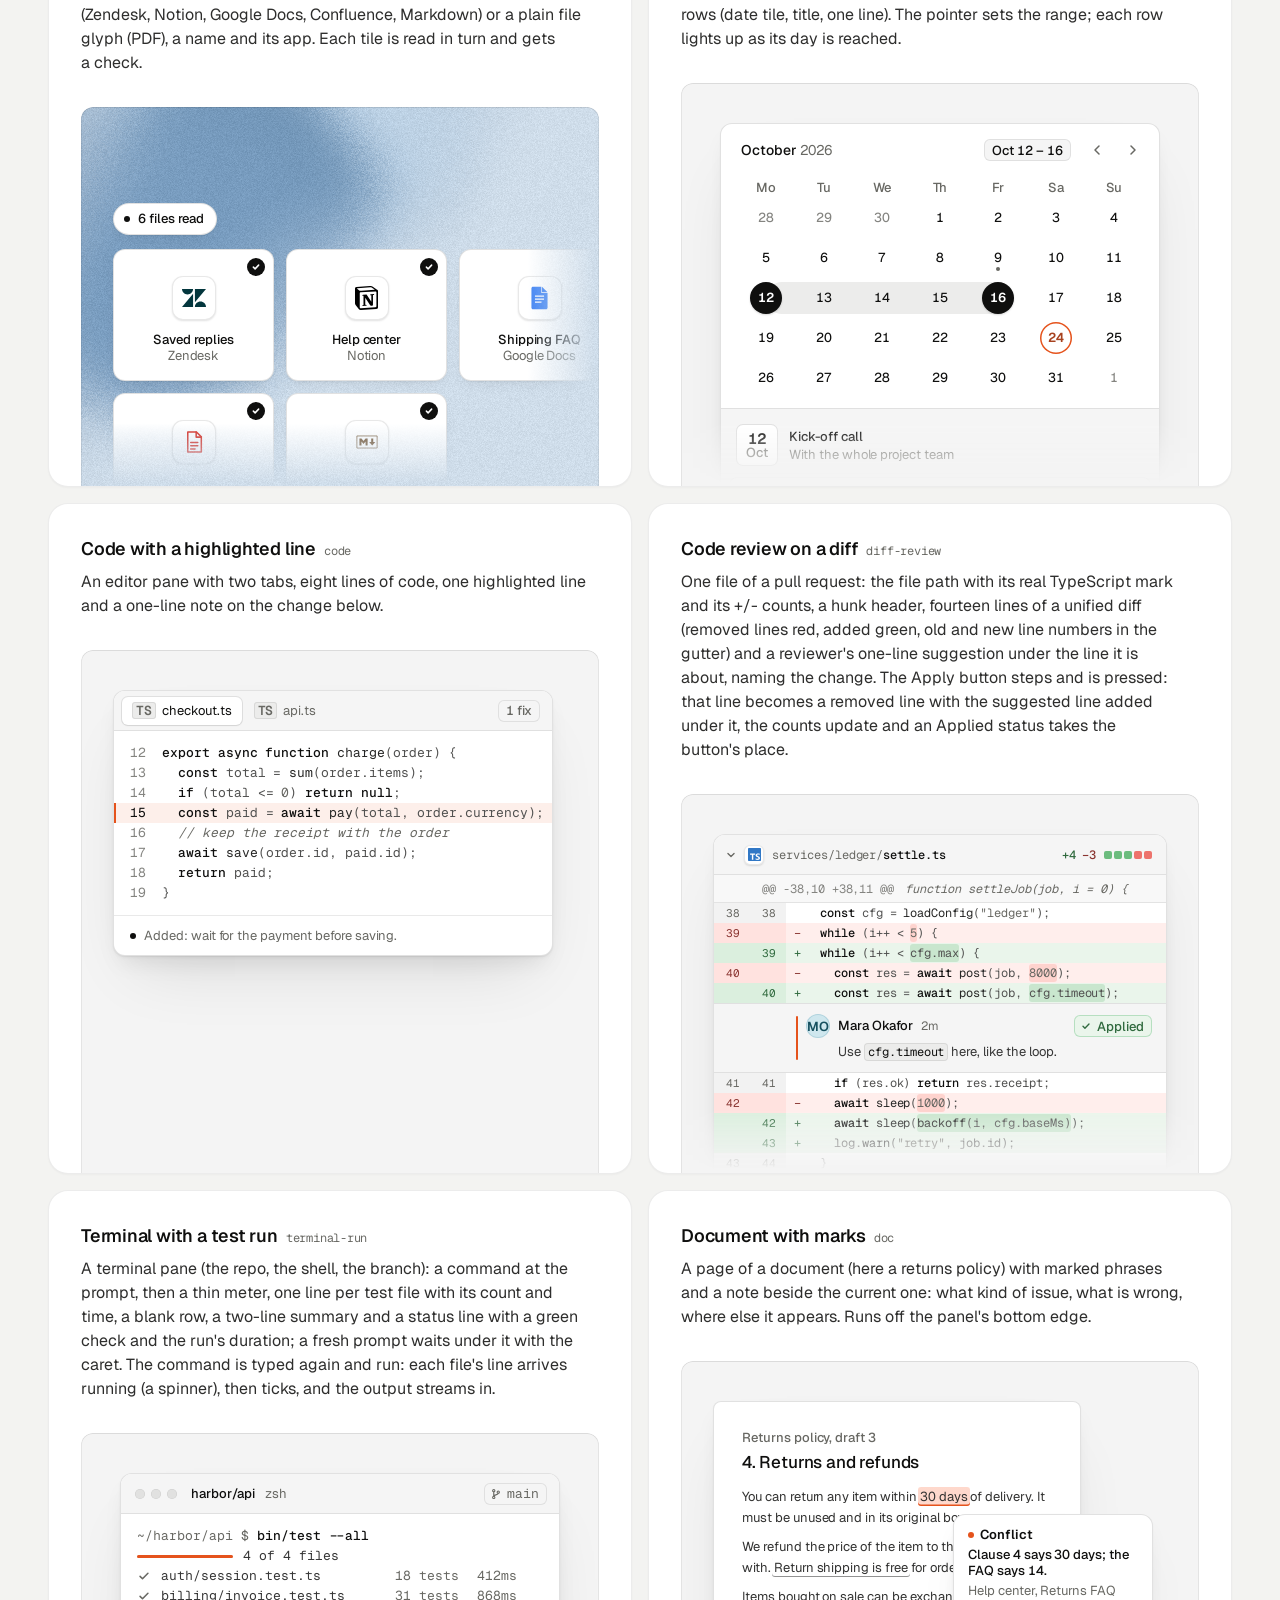
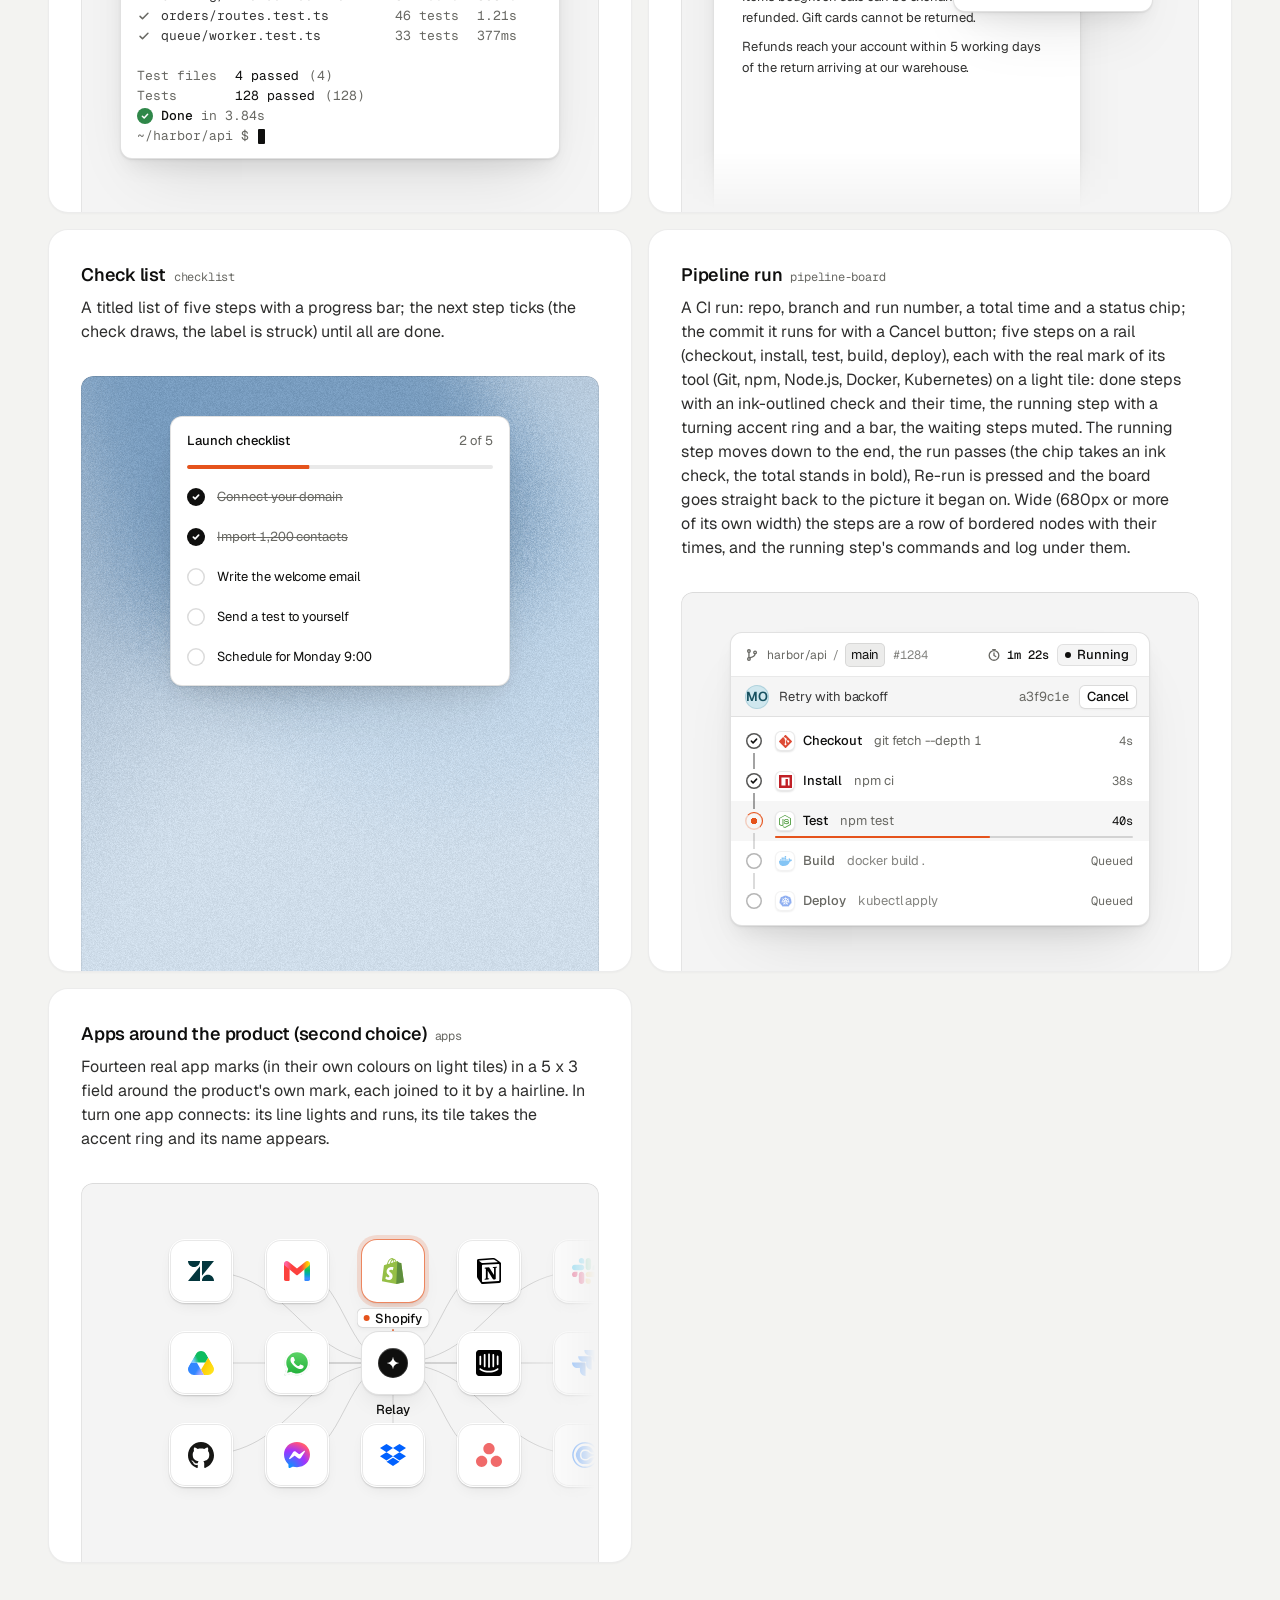
<file: .agents/skills/design-taste-frontend/assets/ui/index.html>
<!doctype html>
<html lang="en" data-theme="light">
<head>
<script>window.__tpGlMax = 16;   /* a gallery shows many live effects at once; a page of a site keeps the default 4 (fx.js) */</script>
<meta charset="utf-8">
<meta name="viewport" content="width=device-width, initial-scale=1">
<title>UI fragment kit</title>
<meta name="description" content="Nineteen pieces of real product UI from the taste-skill kit, each on an effect ground in a feature card.">
<link rel="preconnect" href="https://fonts.googleapis.com">
<link rel="preconnect" href="https://fonts.gstatic.com" crossorigin>
<link href="https://fonts.googleapis.com/css2?family=Geist:wght@300..700&family=Geist+Mono:wght@400;500&display=swap" rel="stylesheet">
<link rel="stylesheet" href="base.css">
<link rel="stylesheet" href="cards.css">
<style>
  :root { --font-text: "Geist", system-ui, sans-serif; --font-display: "Geist", system-ui, sans-serif; --font-mono: "Geist Mono", ui-monospace, monospace; }
  [data-theme="light"] { --bg: #f3f3f1; --card: #ffffff; --ink: #0f0f0e; --muted: #686863; --accent: #e5531c; --accent-ink: #ffffff; --g-bg: #e9e8e4; --g-surface: #f6f5f2; --frag: #ffffff; --warm: #c9a679; }
  [data-theme="dark"] { --bg: #070708; --card: #151517; --ink: #f2f2ef; --muted: #8f9094; --accent: #ff7a3c; --accent-ink: #120c08; --g-bg: #0e0e10; --g-surface: #1b1c1f; --frag: #1c1d20; --warm: #9c9689; }
  * { box-sizing: border-box; }
  html, body { margin: 0; }
  body { font-family: var(--font-text); background: var(--bg); color: var(--ink); -webkit-font-smoothing: antialiased; }
  .panel { --fx-bg: var(--g-bg); --fx-surface: var(--g-surface); --fx-ink: var(--ink); --fx-muted: var(--muted); --fx-accent: var(--hue, var(--warm)); --fx-accent-ink: var(--accent-ink); --calm: var(--g-bg); --p-h: 380px; }
  .top { position: sticky; top: 0; z-index: 20; background: color-mix(in oklab, var(--bg) 86%, transparent); backdrop-filter: blur(14px); -webkit-backdrop-filter: blur(14px); border-bottom: 1px solid color-mix(in oklab, var(--ink) 8%, transparent); }
  .top__in { max-width: 1232px; margin: 0 auto; padding: 0 24px; height: 60px; display: flex; align-items: center; gap: 16px; font-size: 14px; line-height: 20px; }
  .top__in strong { font-weight: 560; }
  .top__in > span { color: var(--muted); }
  .sp { flex: 1; }
  .seg { display: inline-flex; padding: 3px; border-radius: 10px; background: color-mix(in oklab, var(--ink) 6%, var(--bg)); box-shadow: inset 0 0 0 1px color-mix(in oklab, var(--ink) 6%, transparent); }
  .seg button { font: inherit; font-size: 13px; font-weight: 500; border: 0; background: none; color: color-mix(in oklab, var(--ink) 72%, var(--bg)); height: 30px; padding: 0 14px; border-radius: 7px; cursor: pointer; }
  .seg button[aria-pressed="true"] { background: var(--card); color: var(--ink); box-shadow: 0 0 0 1px color-mix(in oklab, var(--ink) 8%, transparent), 0 1px 2px rgb(0 0 0 / .1); }
  .top__in a { color: var(--ink); text-decoration: none; font-weight: 500; }
  main { max-width: 1232px; margin: 0 auto; padding: 48px 24px 96px; }
  .grid { display: grid; grid-template-columns: repeat(2, minmax(0, 1fr)); gap: 16px; }
  .card > h3 code { font: 400 12px/16px var(--font-mono); color: var(--muted); margin-left: 8px; }
  @media (max-width: 860px) { .grid { grid-template-columns: minmax(0, 1fr); } }
  @media (max-width: 600px) { main { padding: 24px 16px 64px; } .top__in { padding: 0 16px; } .top__in > span { display: none; } .panel { --p-h: 340px; } }
</style>
</head>
<body>
<header class="top">
  <div class="top__in">
    <strong>UI fragment kit</strong><span>Real product UI to set on an effect ground</span>
    <span class="sp"></span>
    <div class="seg" role="group" aria-label="Theme"><button type="button" data-mode="light" aria-pressed="true">Light</button><button type="button" data-mode="dark" aria-pressed="false">Dark</button></div>
    <a href="cards.html">Feature cards</a>
  </div>
</header>
<main><div class="grid" id="grid"></div></main>

<script type="module">
  import fx from '../effects/fx.js';
  import ui from './ui.js';
  const index = await fetch('index.json').then(r => r.json());
  // where each one sits, as its meta.json says: anchored at a corner or rising from the bottom and cut by
  // the panel's edge, or whole with 24px or more of ground round it; a fade only where an edge cuts it.
  // Only the compact slider sits in the calm middle (Figma's Texture tile); the cursor dialog is shown
  // where it belongs, over the lower-right edge of a window. [class, fade, style, opts]
  const PLACE = {
    window: ['at-corner', 'stage--fade-br', '--ay:56px'],
    chat: ['at-rise to-edge', 'stage--fade-b'],
    cursor: ['at-over', '', '--bx:24px;--by:24px'],
    notify: ['at-rise fit', 'stage--fade-b', '--ay:calc(100% - 180px);--ay-sm:calc(100% - 180px);--fit-max:380px'],
    toggles: ['at-right', ''],
    stat: ['at-corner', ''],
    search: ['at-corner', ''],
    integrations: ['at-corner', ''],
    slider: ['at-center', '', '', '{"compact":true,"drive":{"param":"grain","min":0.15,"max":0.95}}'],
    voice: ['at-rise to-edge fit', 'stage--fade-b', '--ax:max(24px, 50% - 132px);--ay:24px;--fit-max:264px'],
    files: ['at-corner wide', 'stage--fade-br', '--w:680px;--ay:96px'],
    calendar: ['at-rise fit', 'stage--fade-b', '--fit-max:440px'],
    code: ['at-corner', ''],
    'diff-review': ['at-corner fit', 'stage--fade-b', '--fit-max:480px'],
    'terminal-run': ['at-rise fit', '', '--fit-max:440px'],
    'pipeline-board': ['at-rise fit', '', '--fit-max:420px'],
    doc: ['at-corner to-edge', 'stage--fade-b'],
    checklist: ['at-rise fit', '', '--fit-max:340px'],
    apps: ['at-corner wide', 'stage--fade-br', '--w:560px;--ay:48px'],
  };
  // grounds behind UI are soft lit fields (never a line or dot pattern), on both themes: the bright
  // picture behind dark UI on the dark page, a clear step darker than white UI on the light page
  // the painting stays abstract (a mist over warm sand, level, fully soft) and shows once on the page
  const PAINT = ['painterly-landscape', { blur: 1, brush: 0.35, slope: 0, hillY: 0.3, horizon: 0.62, calm: 0.2, calmX: 0.6, calmY: 0.8, drift: 0, side: 1 }, '{"bg":"#a3b0b6","accent":"#c49a6c"}'];
  const GRAIN = ['grain-gradient', { speed: 0, grainMotion: 0, calm: 0.2, calmX: 0.5, calmY: 0.6, tint: 0.6, contrast: 0.6 }, '{"bg":"#d9ccb7","surface":"#e9e0d2","ink":"#2a2622","muted":"#6f675c","accent":"#a8794a"}'];
  const SKY = [GRAIN[0], GRAIN[1], '{"bg":"#c6d3df","surface":"#d6e0e9","ink":"#25303a","muted":"#5d6873","accent":"#3f6a92"}'];
  const SAGE = [GRAIN[0], GRAIN[1], '{"bg":"#cdd6c6","surface":"#dce3d6","ink":"#262d24","muted":"#5f6a5a","accent":"#6c8e63"}'];
  const GROUND = (m, i) => (m.name === 'slider' ? GRAIN : i === 0 ? PAINT : [GRAIN, SKY, SAGE][i % 3]);
  const q = new URLSearchParams(location.search);
  const grid = document.getElementById('grid');
  grid.innerHTML = index.fragments.map((m, i) => {
    const [at, fade, extra = '', opts = ''] = PLACE[m.name] || ['at-corner', 'stage--fade-br'];
    const [id, params, pal] = GROUND(m, i);
    const w = at === 'at-center' ? '' : ` style="--ax:32px;--ay:40px;${extra}"`;
    const o = opts ? ` data-ui-opts='${opts}'` : '';
    // the cursor is a dialog over a window's edge: the window under it holds still
    const under = m.name === 'cursor' ? `<div class="at-corner" style="--ax:32px;--ay:40px" data-ui-load="window" data-ui-opts='{"compact":true}' data-ui-still></div>` : '';
    return `<article class="card card--row"><h3>${m.title}<code>${m.name}</code></h3><p>${m.shows}</p>
      <div class="panel" data-fx="${id}" data-fx-seed="${(i + 1) * 17}" data-fx-params='${JSON.stringify(params)}' data-fx-palette='${pal}' style="--calm-k:0%">
        <div class="stage ${fade}">${under}<div class="${at}"${w}${o} data-ui-load="${m.name}"></div></div></div></article>`;
  }).join('');
  function setMode(mode) {
    document.documentElement.dataset.theme = mode;
    document.querySelectorAll('.seg button').forEach(b => b.setAttribute('aria-pressed', String(b.dataset.mode === mode)));
  }
  setMode(q.get('mode') === 'dark' ? 'dark' : 'light');
  if (q.has('t')) fx.setClock(+q.get('t'));
  // each ground is drawn once near the screen and kept as a picture (its WebGL context freed), so nineteen
  // panels need one or two contexts, not nineteen
  await Promise.all([ui.loadAll(grid), ui.grounds(grid, fx)]);
  document.documentElement.dataset.ready = '1';
  document.querySelectorAll('.seg button').forEach(b => b.addEventListener('click', async () => {
    setMode(b.dataset.mode);
    for (const el of grid.querySelectorAll('[data-ui]')) el.__ui?.repaint?.();
    await ui.grounds(grid, fx);
  }));
</script>
</body>
</html>
</file>
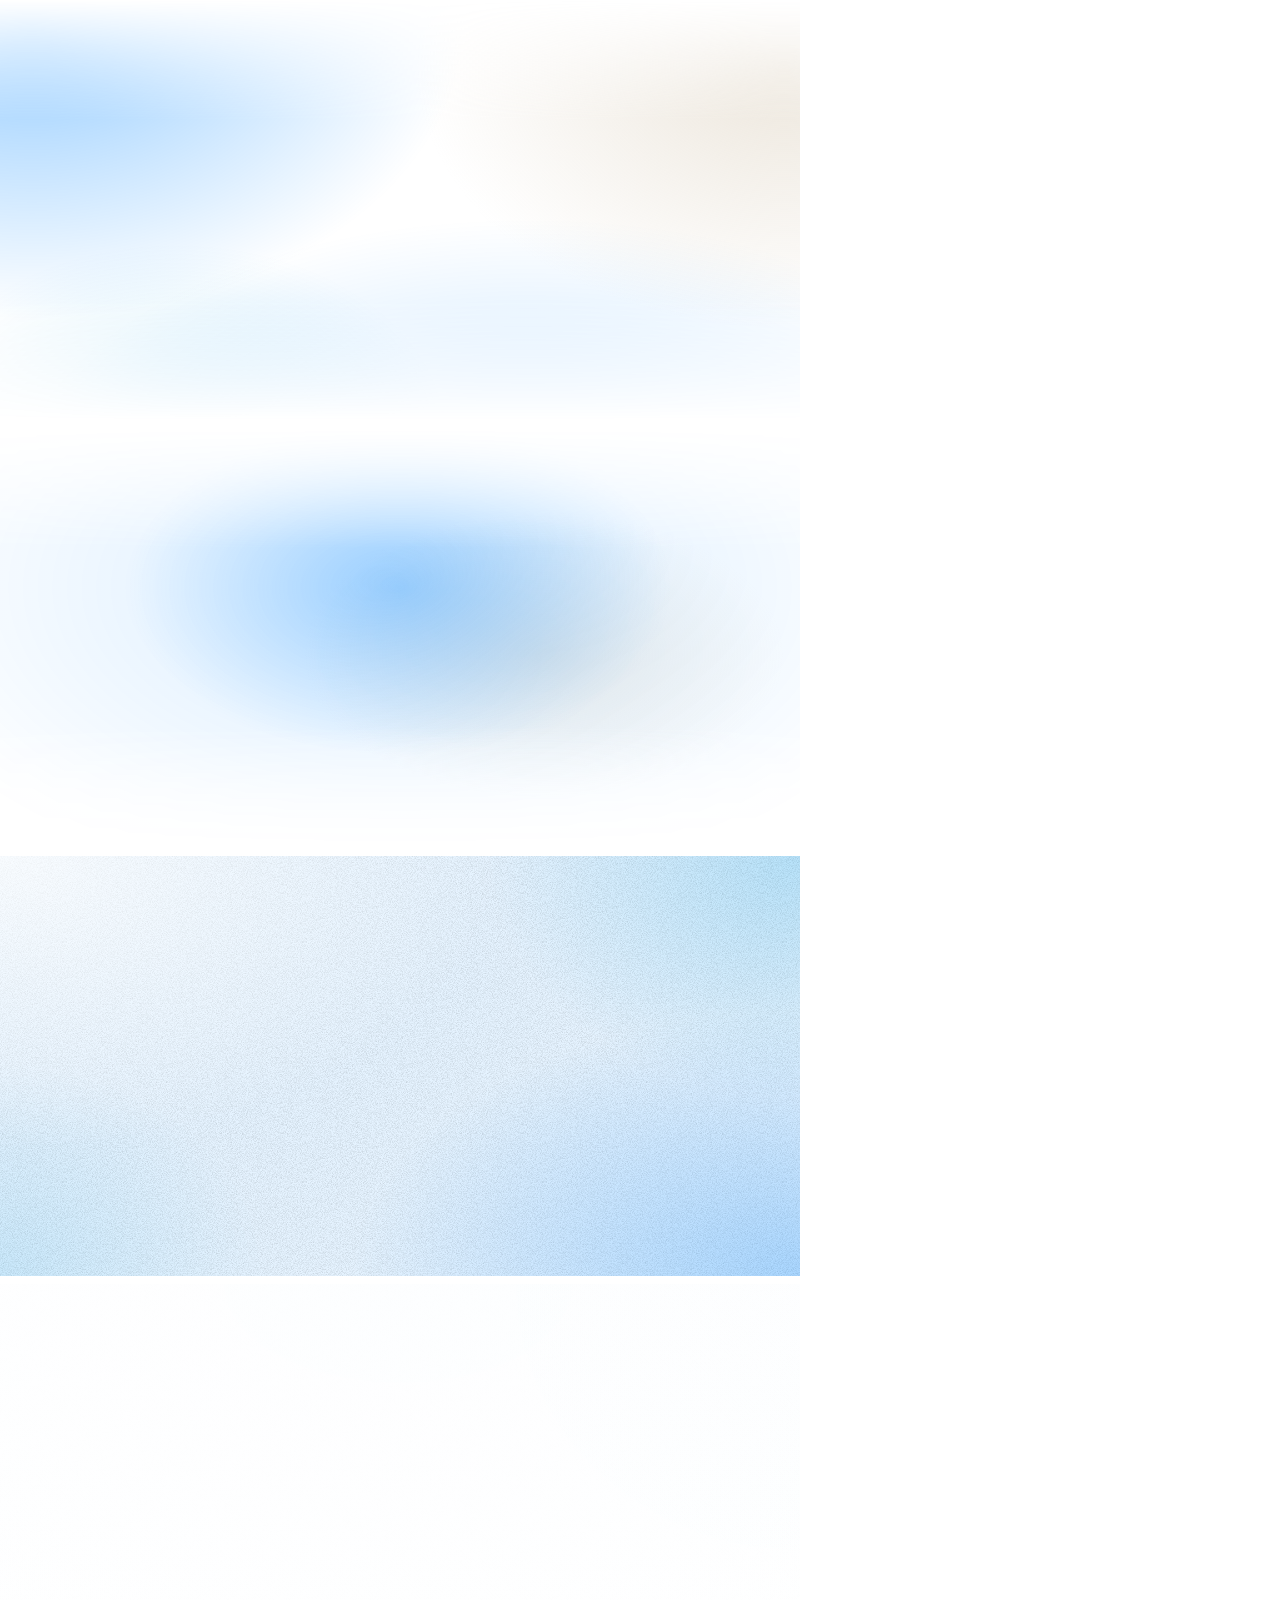
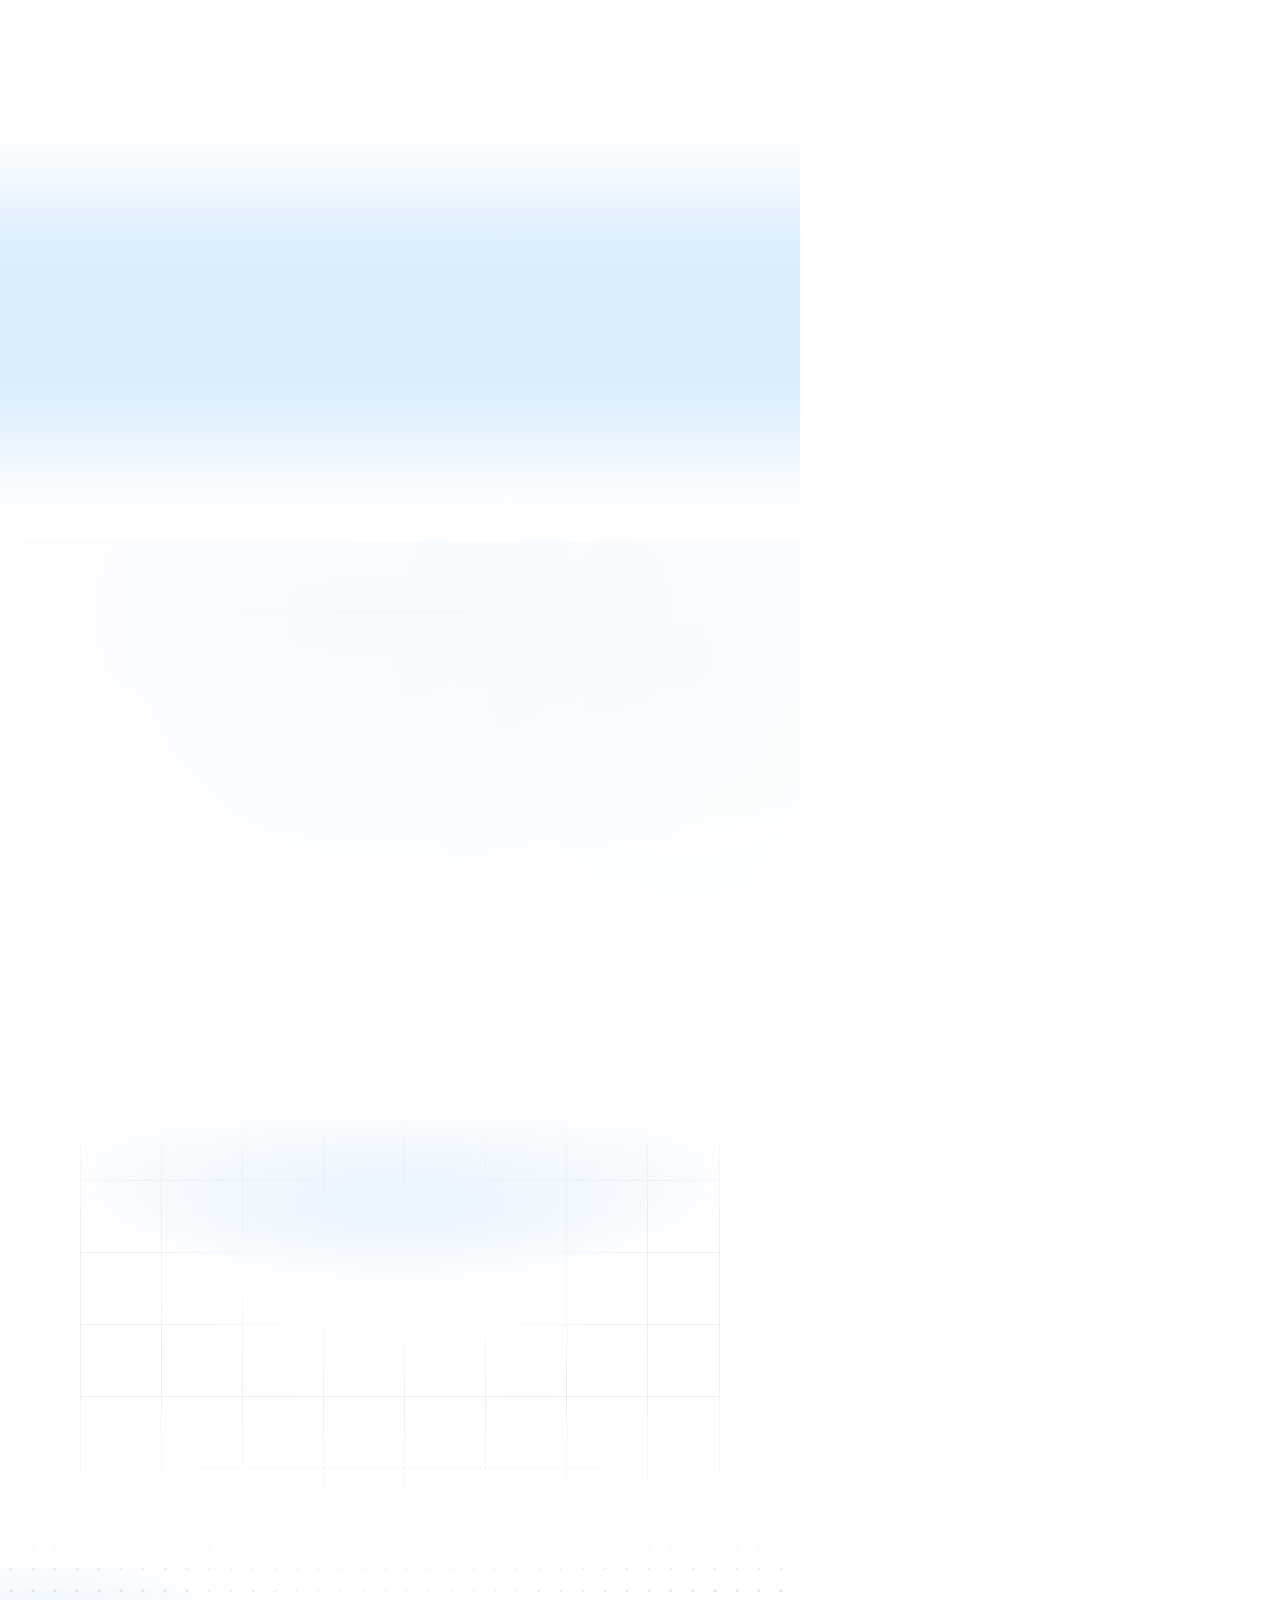
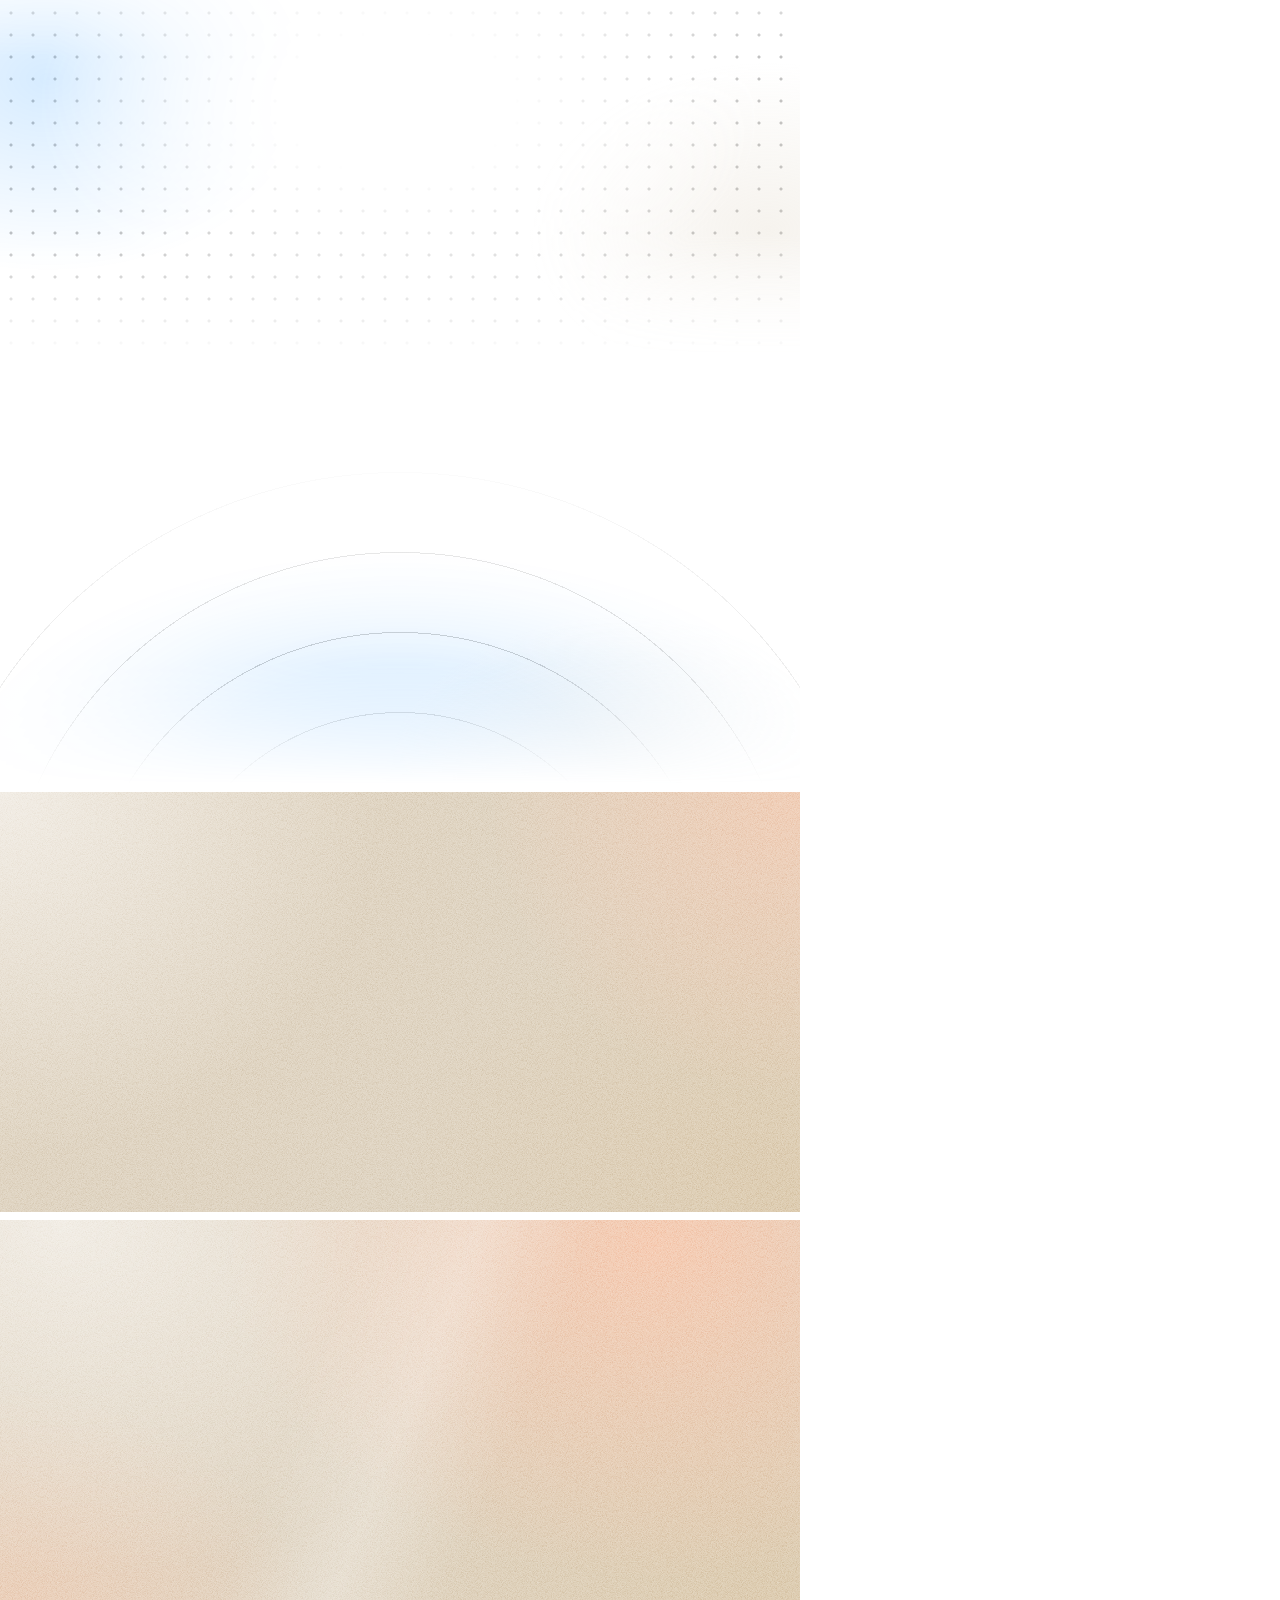
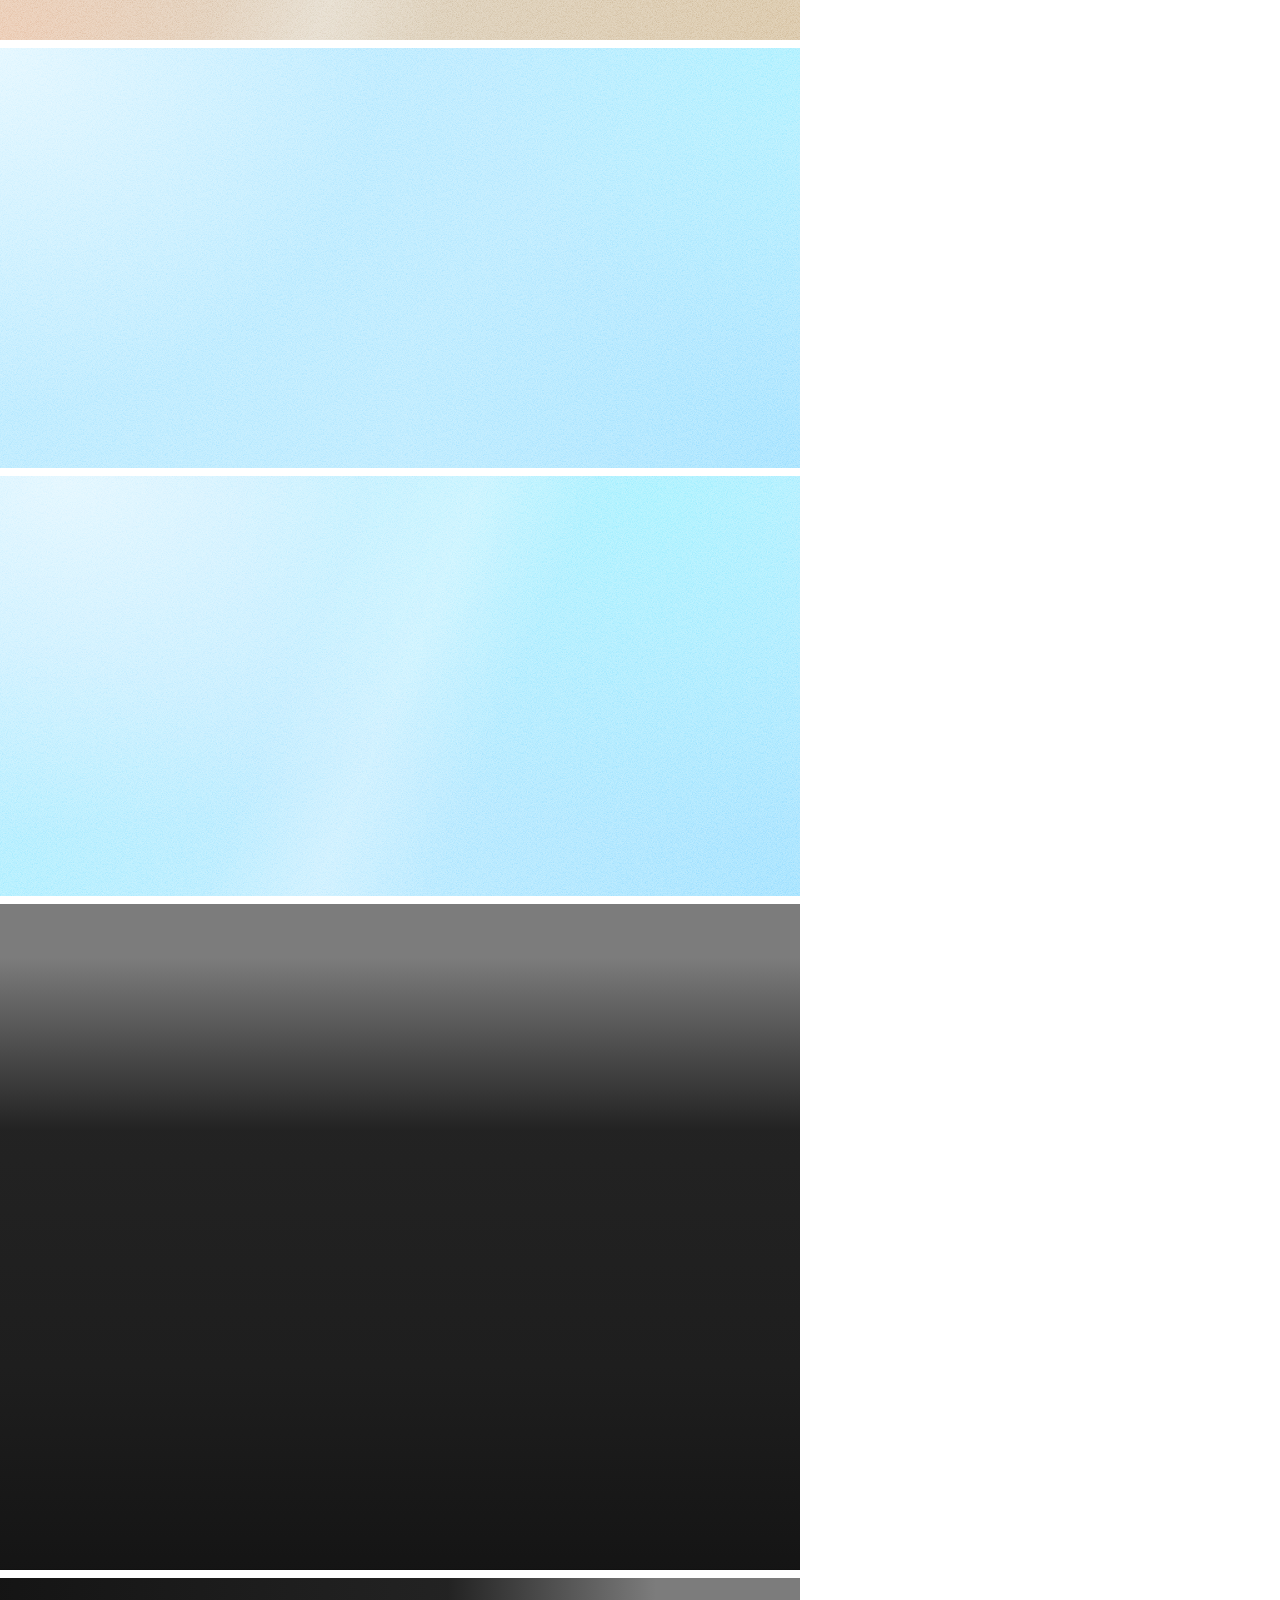
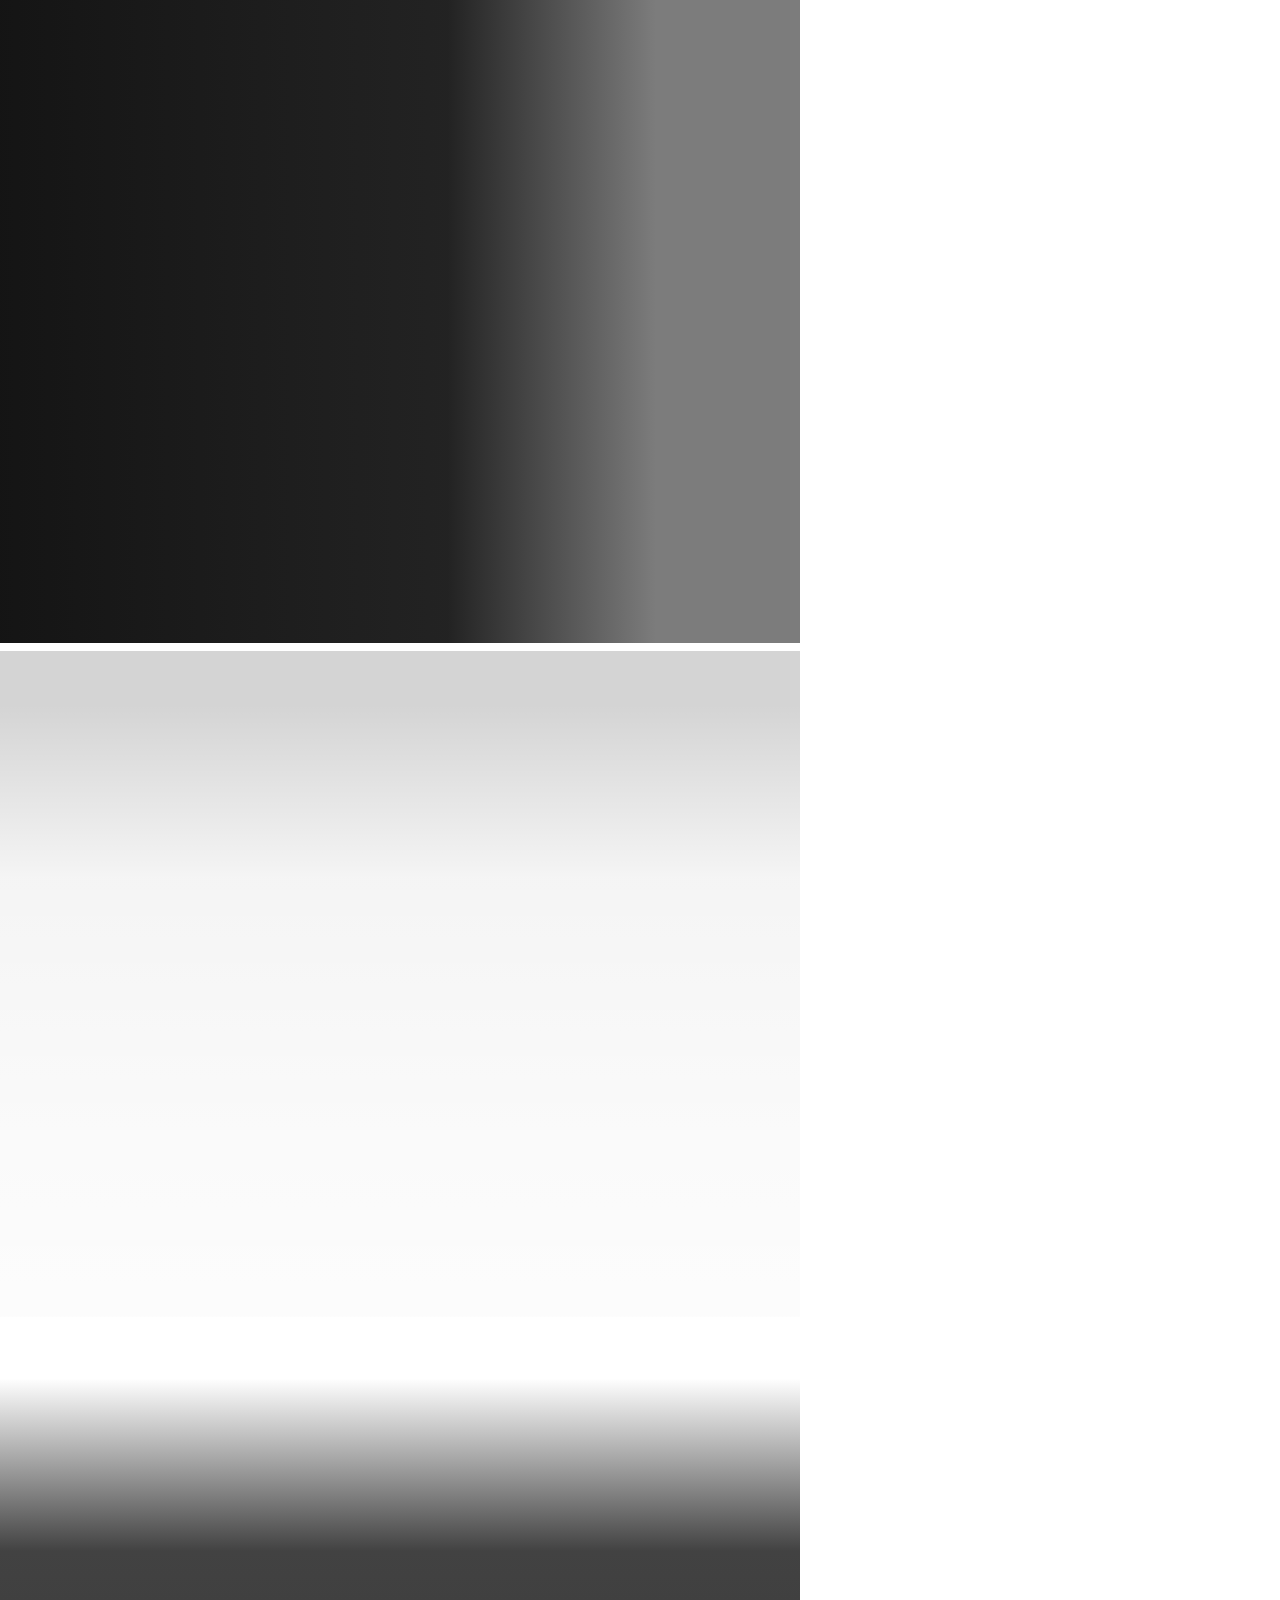
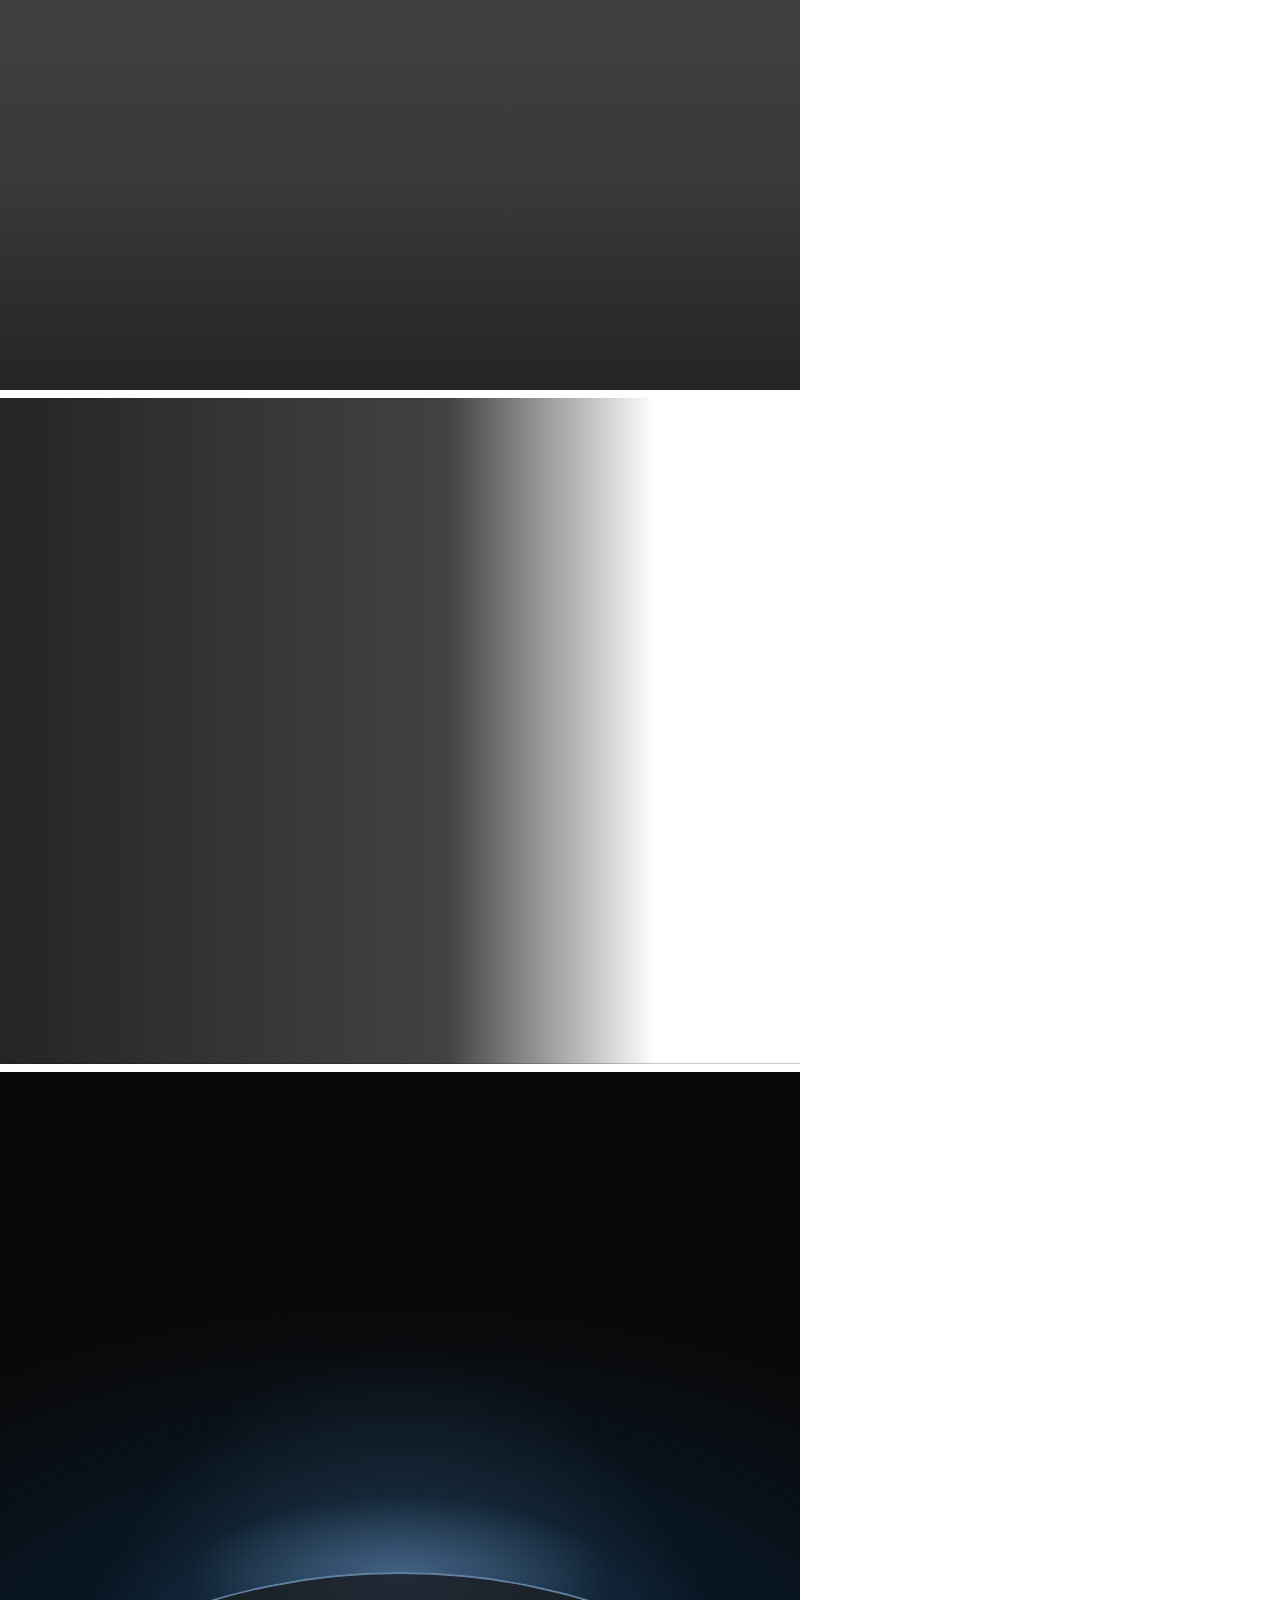
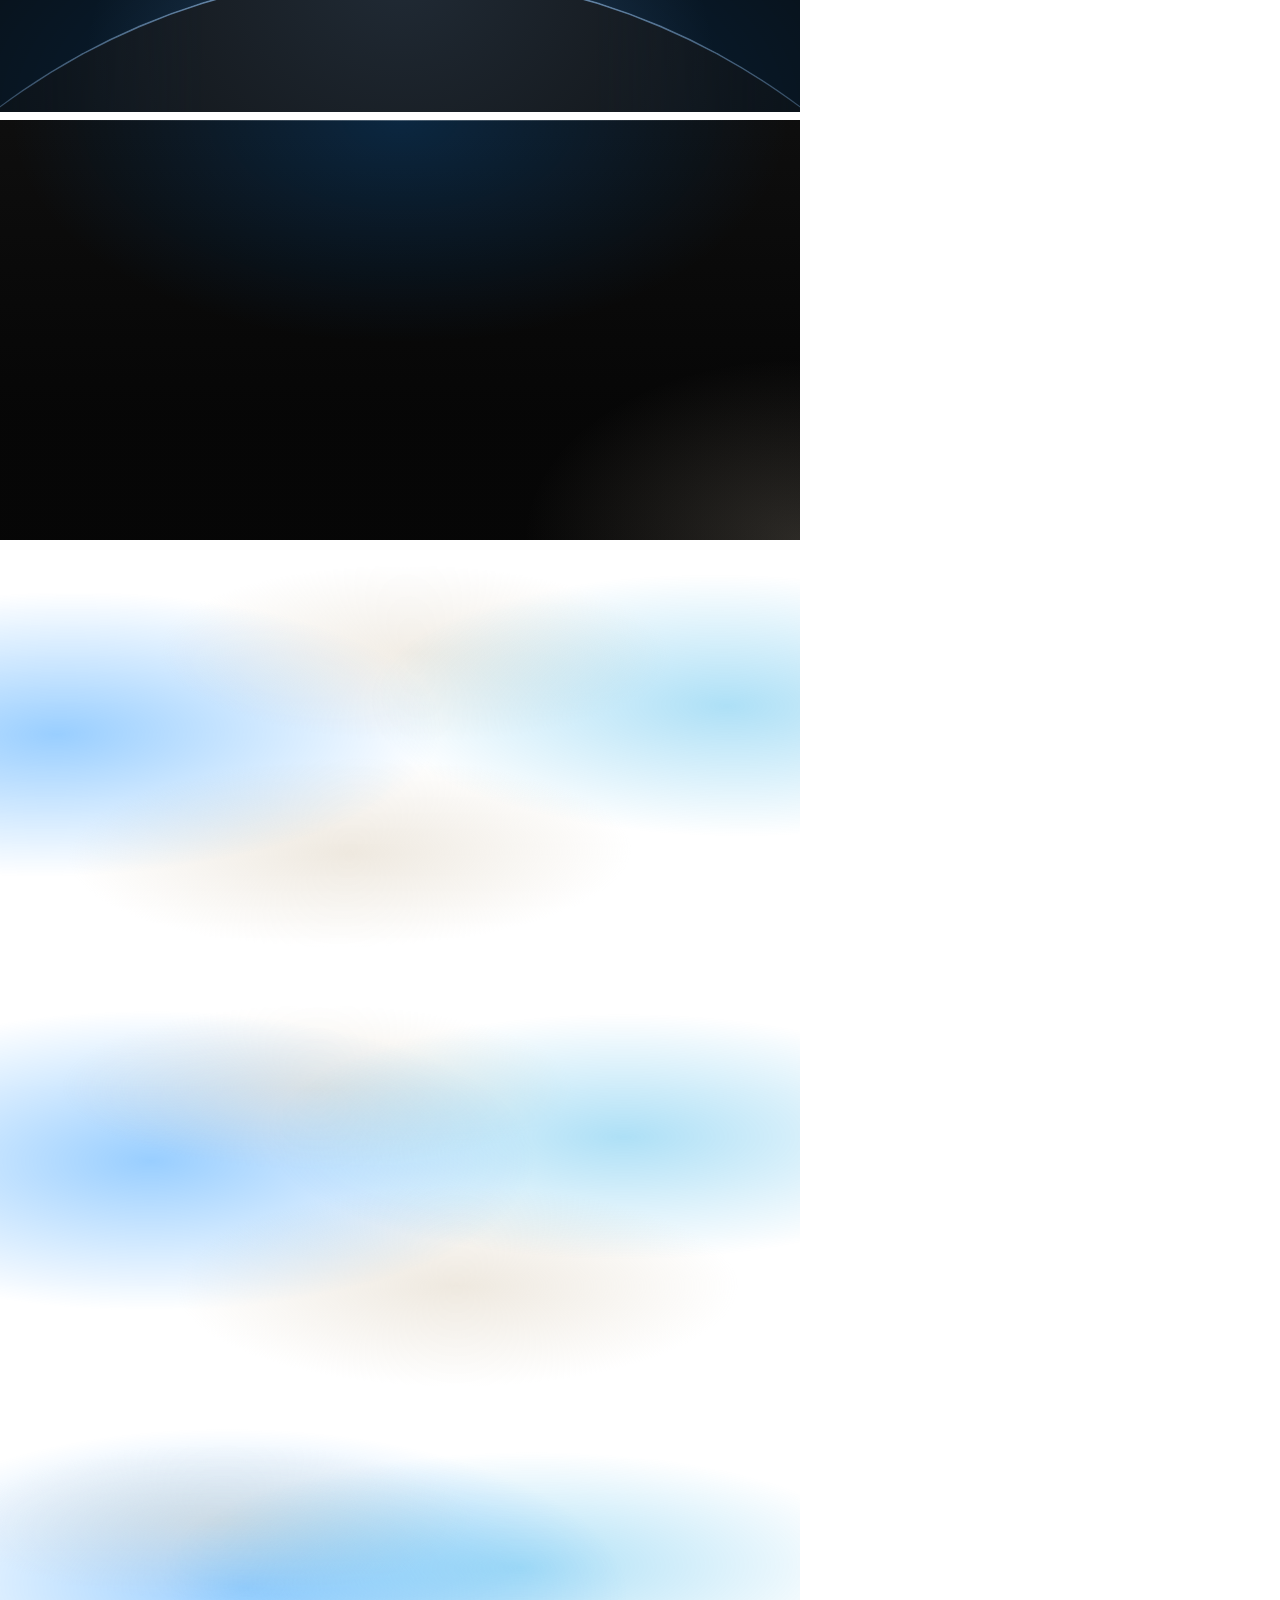
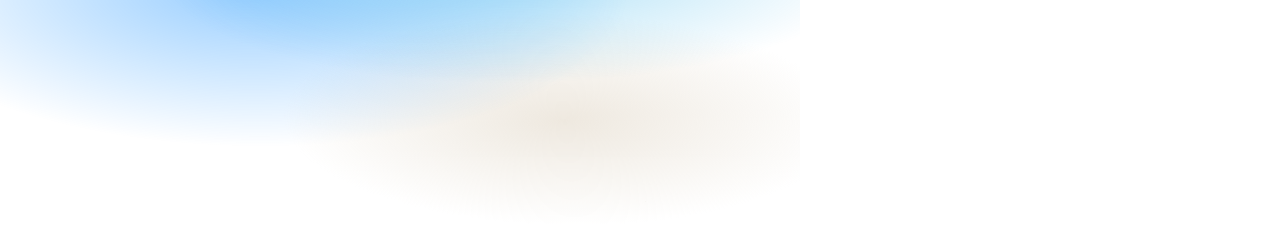
<file: .agents/skills/design-taste-frontend/assets/backgrounds/check.html>
<!doctype html>
<html lang="en" data-ground="sand">
<head>
<meta charset="utf-8">
<title>Backgrounds contrast check</title>
<!-- Every ground in a 800px box, for check.mjs: it sets a palette, screenshots the boxes and measures
     the ink and muted contrast on every pixel of each ground's text zone (index.json). The photograph
     grounds sit on a flat grey picture: #7c7c7c for the dark scrim, #d4d4d4 for the light one; and the worst case of the dark scrim: a white
     picture (white words on it). The light scrim is for pale photographs only. -->
<link rel="stylesheet" href="../system.css">
<link rel="stylesheet" href="backgrounds.css">
<style>body { margin: 0; width: 800px; } .box { width: 800px; margin: 0 0 8px; padding: 24px; font-size: 20px; } .pi, .pm { visibility: hidden; } .pi { color: var(--ink); } .pm { color: var(--muted); }  /* the liquid blobs held at the start, the middle and the end of their drift (the keyframes in backgrounds.css), so the text zone is measured where they stand under it */
  .at-start::before { animation: none; transform: translate3d(-7%, 0, 0) skewX(-7deg) scaleY(.94); } .at-start::after { animation: none; transform: translate3d(8%, 0, 0) skewX(6deg) scaleY(1.04); }
  .at-mid::before { animation: none; transform: translate3d(.5%, 0, 0) skewX(-.5deg) scaleY(.995); } .at-mid::after { animation: none; transform: translate3d(-.5%, 0, 0) scaleY(.98); }
  .at-end::before { animation: none; transform: translate3d(8%, 0, 0) skewX(6deg) scaleY(1.05); } .at-end::after { animation: none; transform: translate3d(-9%, 0, 0) skewX(-6deg) scaleY(.92); }
</style>
<script src="backgrounds.js" defer></script>
</head>
<body>
<div class="bg-mist box" data-g="mist" style="height:420px"><span class="pi">Ink</span> <span class="pm">Muted</span></div>
<div class="bg-halo box" data-g="halo" style="height:420px"><span class="pi">Ink</span> <span class="pm">Muted</span></div>
<div class="bg-grain box" data-g="grain" style="height:420px"><span class="pi">Ink</span> <span class="pm">Muted</span></div>
<div class="bg-paper box" data-g="paper" style="height:420px"><span class="pi">Ink</span> <span class="pm">Muted</span></div>
<div class="bg-dusk box" data-g="dusk" style="height:420px"><span class="pi">Ink</span> <span class="pm">Muted</span></div>
<div class="bg-topglow box" data-g="topglow" style="height:560px"><span class="pi">Ink</span> <span class="pm">Muted</span></div>
<div class="bg-ruled box" data-g="ruled" style="height:420px"><span class="pi">Ink</span> <span class="pm">Muted</span></div>
<div class="bg-dots box" data-g="dots" style="height:420px"><span class="pi">Ink</span> <span class="pm">Muted</span></div>
<div class="bg-arcs box" data-g="arcs" style="height:420px"><span class="pi">Ink</span> <span class="pm">Muted</span></div>
<div class="bg-band box" data-g="band" style="height:420px"><span class="pi">Ink</span> <span class="pm">Muted</span></div>
<div class="bg-field box" data-g="field" style="height:420px"><span class="pi">Ink</span> <span class="pm">Muted</span></div>
<div class="bg-band bg-tint box" data-g="band-tint" style="height:420px"><span class="pi">Ink</span> <span class="pm">Muted</span></div>
<div class="bg-field bg-tint box" data-g="field-tint" style="height:420px"><span class="pi">Ink</span> <span class="pm">Muted</span></div>
<div class="bg-photo box" data-g="photo" style="height:520px;--g-photo:linear-gradient(#7c7c7c,#7c7c7c)"><span class="pi">Ink</span> <span class="pm">Muted</span></div>
<div class="bg-photo bg-photo--left box" data-g="photo-left" style="height:520px;--g-photo:linear-gradient(#7c7c7c,#7c7c7c)"><span class="pi">Ink</span> <span class="pm">Muted</span></div>
<div class="bg-photo bg-photo--light box" data-g="photo-light" style="height:520px;--g-photo:linear-gradient(#d4d4d4,#d4d4d4)"><span class="pi">Ink</span> <span class="pm">Muted</span></div>
<div class="bg-photo box" data-g="photo-white" style="height:520px;--g-photo:linear-gradient(#fff,#fff)"><span class="pi">Ink</span> <span class="pm">Muted</span></div>
<div class="bg-photo bg-photo--left box" data-g="photo-left-white" style="height:520px;--g-photo:linear-gradient(#fff,#fff)"><span class="pi">Ink</span> <span class="pm">Muted</span></div>
<div class="bg-horizon box" data-g="horizon" style="height:640px"><span class="pi">Ink</span> <span class="pm">Muted</span></div>
<div class="bg-deep box" data-g="deep" style="height:420px"><span class="pi">Ink</span> <span class="pm">Muted</span></div>
<div class="bg-liquid box at-start" data-g="liquid" data-no-pause style="height:420px"><span class="pi">Ink</span> <span class="pm">Muted</span></div>
<div class="bg-liquid box at-mid" data-g="liquid-mid" data-no-pause style="height:420px"><span class="pi">Ink</span> <span class="pm">Muted</span></div>
<div class="bg-liquid box at-end" data-g="liquid-end" data-no-pause style="height:420px"><span class="pi">Ink</span> <span class="pm">Muted</span></div>

</body>
</html>
</file>
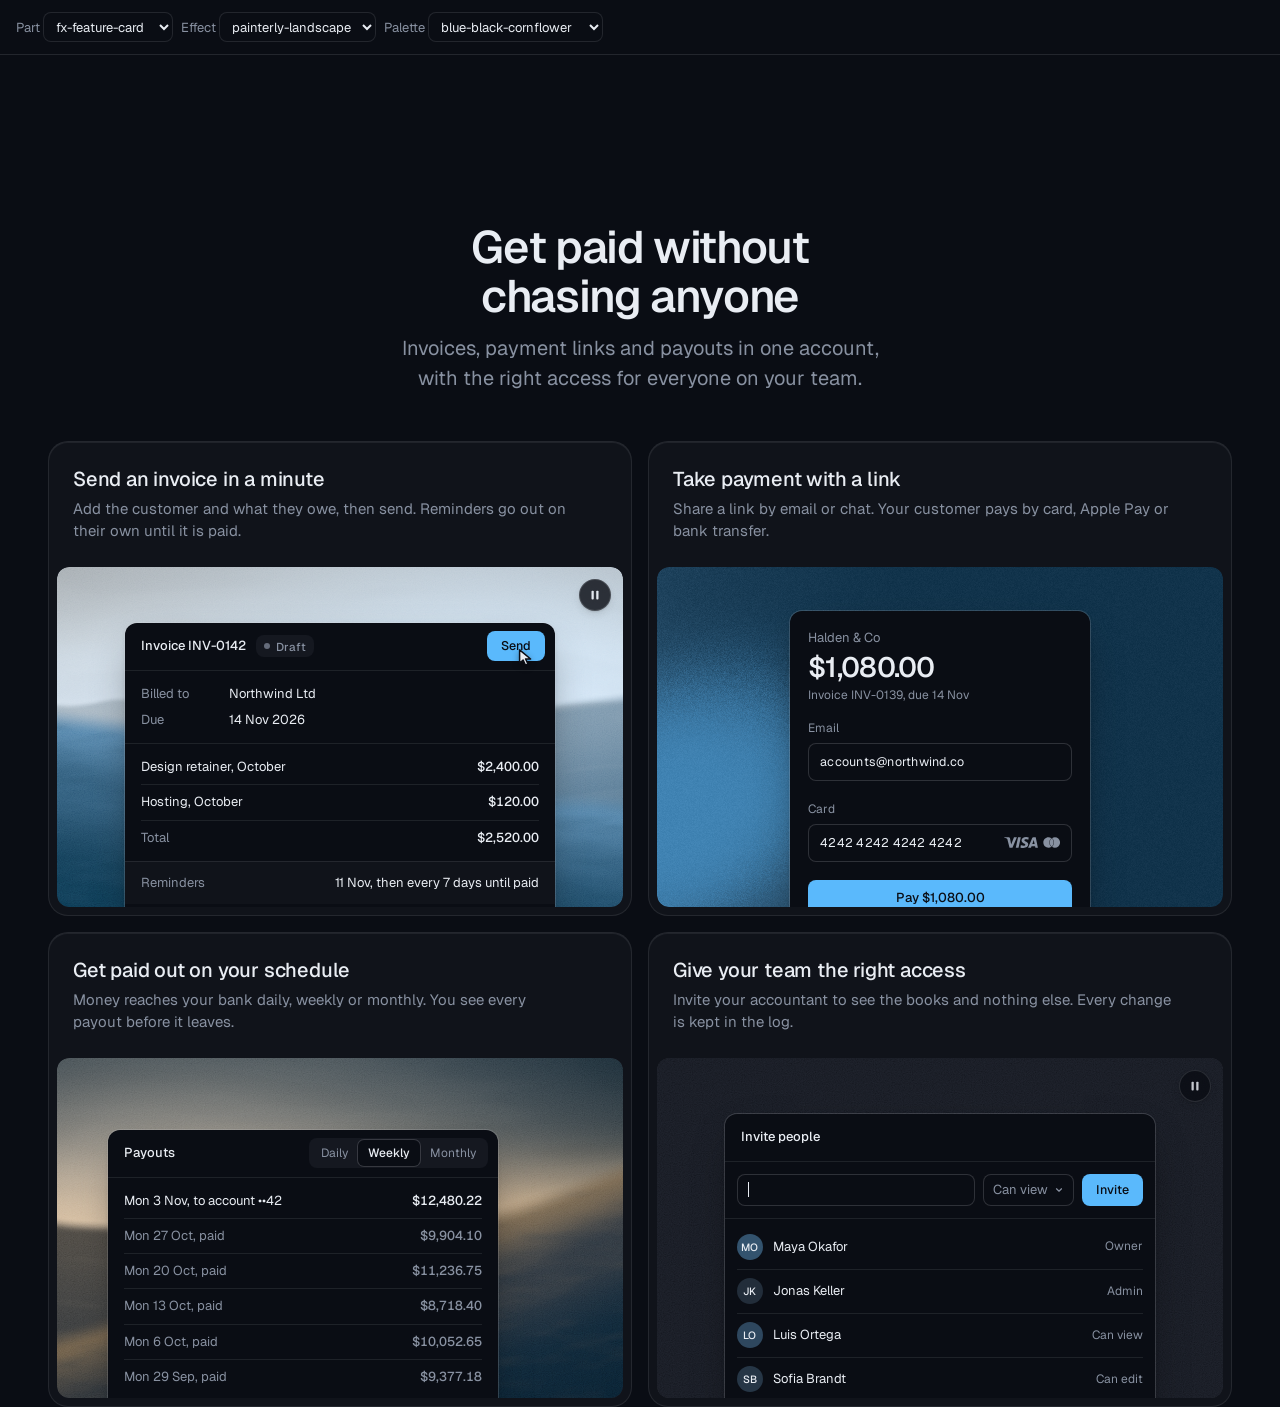
<file: .agents/skills/design-taste-frontend/assets/components/_lab.html>
<!doctype html>
<html lang="en" data-radius="soft">
<head>
<script>window.__tpGlMax = 16;   /* a gallery shows many live effects at once; a page of a site keeps the default 4 (fx.js) */</script>
<meta charset="utf-8">
<meta name="viewport" content="width=device-width, initial-scale=1">
<title>Component lab</title>
<link rel="preconnect" href="https://fonts.googleapis.com">
<link rel="preconnect" href="https://fonts.gstatic.com" crossorigin>
<link href="https://fonts.googleapis.com/css2?family=Geist:wght@100..900&family=Geist+Mono:wght@400..600&display=swap" rel="stylesheet">
<link rel="stylesheet" href="../system.css">
<link rel="stylesheet" href="./base.css">
<style>
  /* one component on its own, with a chosen effect (or object) and palette:
     _lab.html?c=fx-chart&fx=ruled-grounds&palette=white-link-blue&w=640 */
  :root { --font-display: "Geist", system-ui, sans-serif; --font-text: "Geist", system-ui, sans-serif; --font-mono: "Geist Mono", ui-monospace, monospace; --display-weight: 560; --display-tracking: -0.03em; }
  body { min-height: 100vh; margin: 0; }
  .bar { display: flex; flex-wrap: wrap; gap: 8px; align-items: center; padding: 12px 16px; border-bottom: 1px solid var(--line); font: 13px/1.4 var(--font-text); color: var(--muted); }
  .bar select { font: inherit; color: var(--ink); background: var(--bg); border: 1px solid var(--line); border-radius: var(--r-sm); height: 30px; padding: 0 8px; }
  .stage { padding: clamp(16px, 4vw, 48px); margin-inline: auto; }
</style>
</head>
<body>
<div class="bar">
  <label>Part <select id="c"></select></label>
  <label>Effect <select id="fx"></select></label>
  <label>Palette <select id="pal"></select></label>
</div>
<main class="stage" id="stage"></main>
<script type="module">
  import fx from '../effects/fx.js';
  const PARTS = ['fx-feature-card', 'fx-dither-object', 'fx-headline', 'fx-button', 'fx-prompt', 'fx-icon-tiles', 'fx-stat', 'fx-globe', 'fx-map', 'fx-chart', 'fx-bars', 'fx-band', 'fx-spotlight', 'fx-photo', 'fx-avatar', 'fx-search', 'fx-logos', 'fx-tabs', 'fx-pricing', 'fx-progress'];
  const PALETTES = {
    'blue-black-cornflower': { bg: '#0a0d14', surface: '#131824', ink: '#e9edf3', muted: '#8891a1', accent: '#5ab9fc', accentInk: '#0a0d14' },
    'graphite-safety-orange': { bg: '#18191b', surface: '#222427', ink: '#eff0f1', muted: '#9c9ea3', accent: '#ff4a1f', accentInk: '#18191b' },
    'white-link-blue': { bg: '#ffffff', surface: '#f4f4f4', ink: '#111111', muted: '#6b6b6b', accent: '#1a4be0', accentInk: '#ffffff' },
    'moss-sand': { bg: '#ddd6c6', surface: '#d2cab8', ink: '#2a2a26', muted: '#59574e', accent: '#4f6238', accentInk: '#ffffff' },
    'cobalt-field': { bg: '#0034eb', surface: '#002fd6', ink: '#ffffff', muted: '#dfe4f2', accent: '#e9e34a', accentInk: '#111111' },
  };
  const q = new URLSearchParams(location.search);
  const part = PARTS.includes(q.get('c')) ? q.get('c') : PARTS[0];
  const palId = PALETTES[q.get('palette')] ? q.get('palette') : 'blue-black-cornflower';
  const p = PALETTES[palId];
  const s = document.documentElement.style;
  const action = fx.color.contrast(p.accent, p.bg) >= 2.2 ? p.accent : p.ink;
  Object.entries({ '--p-bg': p.bg, '--p-surface': p.surface, '--p-ink': p.ink, '--p-muted': p.muted, '--p-accent': p.accent, '--p-accent-ink': p.accentInk, '--p-action': action, '--p-action-ink': action === p.accent ? p.accentInk : p.bg }).forEach(([k, v]) => s.setProperty(k, v));
  s.colorScheme = fx.color.isDark(p.bg) ? 'dark' : 'light';
  if (q.has('fallback')) fx.config.forceFallback = true;
  // one part at a time: at most 4 live WebGL contexts on this page
  fx.config.maxLive = 4;
  if (q.has('w')) document.getElementById('stage').style.maxWidth = q.get('w') + 'px';

  const base = `./${part}/`;
  const [meta, html, mod] = await Promise.all([fetch(base + 'meta.json').then(r => r.json()), fetch(base + 'component.html').then(r => r.text()), import(base + 'component.js')]);
  const link = Object.assign(document.createElement('link'), { rel: 'stylesheet', href: base + 'component.css' });
  document.head.append(link);
  await new Promise(r => { link.onload = link.onerror = r; });
  const choices = meta.effects?.length ? meta.effects : meta.objects || [];
  const chosen = choices.includes(q.get('fx')) ? q.get('fx') : meta.default;
  const stage = document.getElementById('stage');
  stage.innerHTML = html;
  const root = stage.firstElementChild;
  // the chosen effect goes where the part reads it: data-cx-object, data-cx-fill, or data-cx-effect on the root
  // the dither object: one figure set to the chosen object (one live object, as on a page); no caption under it
  if (meta.objects) {
    const fig = root.matches('[data-cx-object]') ? root : root.querySelector('[data-cx-object]');
    fig.dataset.cxObject = chosen;
    if (q.get('render') === 'studio') fig.dataset.cxRender = 'studio';
    fig.querySelector('.cx-obj__stage').removeAttribute('aria-label');
    fig.style.maxWidth = '720px';
  }
  // without ?fx= the markup keeps its own effects (the feature card mixes a landscape and a grain: setting
  // the default on every panel would paint the grain panel as a landscape too)
  else if (!choices.includes(q.get('fx'))) { /* as written */ }
  else if (root.querySelector('[data-cx-fill]')) root.querySelectorAll('[data-cx-fill]').forEach(el => { el.dataset.cxFill = chosen; });
  else if (root.querySelector('[data-cx-effect]')) root.querySelectorAll('[data-cx-effect]').forEach(el => { el.dataset.cxEffect = chosen; });
  else root.dataset.cxEffect = chosen;
  // the map draws its baked streets; an effect named with ?fx= shows its fallback ground (no map data) instead
  if (part === 'fx-map' && choices.includes(q.get('fx'))) delete root.dataset.cxMap;
  await document.fonts.ready;
  window.__part = mod.default(root);
  setTimeout(() => { document.documentElement.dataset.ready = '1'; }, 1200);

  const fill = (sel, list, cur, key) => {
    const el = document.getElementById(sel);
    el.innerHTML = list.map(v => `<option${v === cur ? ' selected' : ''}>${v}</option>`).join('');
    el.addEventListener('change', () => { q.set(key, el.value); if (key === 'c') q.delete('fx'); location.search = q.toString(); });
  };
  fill('c', PARTS, part, 'c');
  // a part whose default is none (the map's streets, the photograph as it is) lists none first, so the
  // select never shows an effect that is not on
  fill('fx', meta.default === 'none' ? ['none', ...choices] : choices, chosen, 'fx');
  fill('pal', Object.keys(PALETTES), palId, 'palette');
</script>
</body>
</html>
</file>
<file: .agents/skills/design-taste-frontend/assets/system.css>
/*
  taste-skill system.css - the one system for the page. Link it first, then assets/ui/cards.css (the
  feature card, its panel and the fragment placements), then set the palette (--p-*), the fonts and
  the radius set on :root in the page (node scripts/start.mjs prints that block).
  Do not add a second grid, spacing scale, type scale, radius scale, button or card style.
*/

/* ---------------------------------------------------------------- tokens */
:root {
  /* palette (hex only; fx.js reads --bg --surface --ink --muted --accent --accent-ink) */
  --p-bg: #ffffff;
  --p-surface: #f4f4f4;
  --p-ink: #111111;
  --p-muted: #6b6b6b;
  --p-accent: #1a4be0;
  --p-accent-ink: #ffffff;
  --p-action: #1a4be0;      /* buttons, links, focus: the accent, or the ink when the accent is too pale */
  --p-action-ink: #ffffff;
  --p-inv-bg: #111111;
  --p-inv-surface: #1c1c1c;
  --p-inv-ink: #f4f4f4;
  --p-inv-muted: #a3a3a3;
  --p-inv-accent: #ffffff;
  --p-inv-accent-ink: #111111;
  --p-inv-action: #ffffff;
  --p-inv-action-ink: #111111;
  /* the lit ground behind UI and in the closing band (references/cards.md), one per page, tech pages only
     (none on kind other, which is flat): <html data-ground="sand|sky|sage|painting">. system.js gives it to every ground
     that holds UI, on light and dark pages alike; --hue on one panel changes only its accent */
  --ground-bg: #d9ccb7; --ground-surface: #e9e0d2; --ground-ink: #2a2622; --ground-muted: #5a534a; --ground-accent: #a8794a;

  /* fonts */
  --font-display: system-ui, -apple-system, "Segoe UI", sans-serif;
  --font-text: system-ui, -apple-system, "Segoe UI", sans-serif;
  --font-mono: ui-monospace, "SFMono-Regular", Menlo, Consolas, monospace;
  --display-weight: 400;    /* headlines 400; 500 on a tech page (software, gaming, hardware) */
  --display-tracking: -0.025em;

  /* the page rhythm (references/layout-v4.md): one section per screen. The header is fixed and
     --nav tall; every section is padded --padt above and --padb (plus the phone action bar, --bar)
     below, and is exactly one or two screens tall (--h: 1 or 2; --hm on a phone). The hero's words
     start --hgap under the header and its content ends --hpadb above the fold. */
  --nav: 72px;
  --padt: 120px;
  --padb: 72px;
  --hgap: 48px;
  --hpadb: 64px;
  --bar: 0px;
  /* grid: one .wrap (alias .container) for the header, every section and the footer, the same
     --gut on both sides: 1280 wide at x 80-1360 at 1440, 342 at x 24-366 at 390 */
  --container: 1280px;
  --gut: 80px;
  --pad: var(--gut);
  --gutter: 24px;

  /* spacing: 4/8 scale */
  --s-1: 4px;  --s-2: 8px;  --s-3: 12px; --s-4: 16px; --s-5: 24px;
  --s-6: 32px; --s-7: 48px; --s-8: 64px; --s-9: 96px; --s-10: 128px;
  --section: 40px;      /* only a .section outside main (the kit's demo pages); every main > section and
                           footer.closing take --padt and --padb */
  --section-band: 56px; /* the same for an older footer outside footer.closing */
  --head-gap: 48px;     /* the one heading-to-content gap, 32 on a phone (layout.css reads it as --ly-head-gap) */
  --card-pad: 16px;     /* card padding (cards.css sets its own for cards with a panel) */
  --card-gap: 16px;     /* gap between cards */

  /* type scale (the only sizes on the page) */
  --t-label: 13px;
  --t-small: 14px;
  --t-body: 16px;
  --t-lead: 18px;
  --t-card: 18px;
  --t-h3: 24px;
  /* straight lines from the phone size at 390 to the desktop size at 1440 (system.md's table) */
  --t-h2: clamp(30px, 1.72vw + 23.3px, 48px);
  --t-h1: clamp(38px, 3.24vw + 25.4px, 72px);
  /* a big number stays a step under the h2 (VI-11): 38 at 1440, 28 at 390, so it never reads as a
     section heading; a stats row and a price set their own, smaller still */
  --t-stat: clamp(28px, .952vw + 24.29px, 38px);

  /* radius: one scale (soft by default; data-radius on <html> switches it) */
  --r-sm: 8px;  --r-md: 12px; --r-lg: 20px; --r-btn: 8px;

  /* controls (fixed here; a page never adds its own) */
  --btn-h: 44px;
  --btn-h-sm: 36px;
  --nav-h: var(--nav);  /* the older name, kept for the kit's files */
  --icon: 16px;         /* small icons: socials, menu chevrons, mono brand marks */

  /* motion: the one UI ease-out (motion.css --m-ease and ui/base.css --u-ease read it; references/motion.md) */
  --ease: cubic-bezier(.2, .8, .2, 1);
  --dur: 180ms;
}
html[data-radius="sharp"] { --r-sm: 4px; --r-md: 6px;  --r-lg: 8px;  --r-btn: 4px; }
html[data-radius="soft"]  { --r-sm: 8px; --r-md: 12px; --r-lg: 20px; --r-btn: 8px; }
html[data-radius="round"] { --r-sm: 10px; --r-md: 16px; --r-lg: 24px; --r-btn: 999px; }
/* the four lit grounds (references/cards.md); sand is the default above. painting goes with
   painterly-landscape (x.ai's daylight sky over olive hills) */
html[data-ground="sky"]      { --ground-bg: #c6d3df; --ground-surface: #d6e0e9; --ground-ink: #25303a; --ground-muted: #4d5964; --ground-accent: #3f6a92; }
html[data-ground="sage"]     { --ground-bg: #cdd6c6; --ground-surface: #dce3d6; --ground-ink: #262d24; --ground-muted: #535b51; --ground-accent: #6c8e63; }
html[data-ground="painting"] { --ground-bg: #79a8d6; --ground-surface: #a6c4e2; --ground-ink: #16212c; --ground-muted: #273949; --ground-accent: #9c9b3c; }
/* cards.css takes its card and panel radii from this scale */
html[data-radius] .card { --c-r: var(--r-lg); }
html[data-radius] .panel { --p-r: var(--r-md); }

/* a phone: the header 56, the sections padded 96 / 48, the hero's words 40 under the header and its
   content ending 24 above the fold, 24 at both sides, 12 between columns */
@media (max-width: 639px) {
  :root { --nav: 56px; --padt: 96px; --padb: 48px; --hgap: 40px; --hpadb: 24px; --gut: 24px; --gutter: 12px; --card-gap: 12px; --head-gap: 32px; }
}
@media (min-width: 640px) {
  :root { --gut: 48px; --section: 48px; --section-band: 72px; --card-pad: 24px; }
}
@media (min-width: 1024px) {
  :root { --gut: 80px; --section: 56px; --section-band: 96px; --card-gap: 24px;
          --t-lead: 20px; --t-card: 20px; --t-h3: 28px; }
  /* a place (and a local service): the 1200 column at x 120-1320 */
  html[data-type="place"] { --gut: 120px; --container: 1200px; }
}
/* a place (VI-06, ST-96, PH-23): its own smaller type (h1 48/53 and 32/37, h2 32/40 and 24/30, titles
   and the sub-line 20 and 18), the Recipe 3 hero's gap under its photograph (40, 24 on a phone),
   square photographs and cards and 2px buttons, whatever data-radius and data-buttons say */
:root[data-type="place"] {
  --hgap: 40px;
  --t-h1: clamp(32px, 1.524vw + 26.06px, 48px);
  --t-h2: clamp(24px, .762vw + 21px, 32px);
  --t-h3: clamp(20px, .381vw + 18.51px, 24px);
  --r-sm: 2px; --r-md: 0px; --r-lg: 0px; --r-btn: 2px;
}
:root[data-type="place"] :is(h1, .t-h1) { line-height: 1.104; }
:root[data-type="place"] :is(h2, .t-h2) { line-height: 1.25; }
@media (max-width: 639px) {
  :root[data-type="place"] { --hgap: 24px; }
  :root[data-type="place"] :is(h1, .t-h1) { line-height: 1.156; }
}

/* ---------------------------------------------------------------- grounds (at most three) */
:root, .ground-base {
  --bg: var(--p-bg); --surface: var(--p-surface); --ink: var(--p-ink); --muted: var(--p-muted);
  --accent: var(--p-accent); --accent-ink: var(--p-accent-ink); --card: var(--p-surface);
  --action: var(--p-action); --action-ink: var(--p-action-ink);
}
.ground-surface {
  --bg: var(--p-surface); --surface: var(--p-bg); --ink: var(--p-ink); --muted: var(--p-muted);
  --accent: var(--p-accent); --accent-ink: var(--p-accent-ink); --card: var(--p-bg);
  --action: var(--p-action); --action-ink: var(--p-action-ink);
}
.ground-inverse {
  --bg: var(--p-inv-bg); --surface: var(--p-inv-surface); --ink: var(--p-inv-ink); --muted: var(--p-inv-muted);
  --accent: var(--p-inv-accent); --accent-ink: var(--p-inv-accent-ink); --card: var(--p-inv-surface);
  --action: var(--p-inv-action); --action-ink: var(--p-inv-action-ink);
}
:root, .ground-base, .ground-surface, .ground-inverse {
  --line: color-mix(in oklab, var(--ink) 11%, transparent);
  --line-strong: color-mix(in oklab, var(--ink) 20%, transparent);
  /* effects (fx.js) and UI fragments (assets/ui) take the colours of the ground they sit on */
  --fx-bg: var(--bg); --fx-surface: var(--surface); --fx-ink: var(--ink); --fx-muted: var(--muted);
  --fx-accent: var(--accent); --fx-accent-ink: var(--accent-ink);
  --ui-font: var(--font-text); --ui-mono: var(--font-mono); --ui-radius: var(--r-md);
}
.ground-base, .ground-surface, .ground-inverse { background: var(--bg); color: var(--ink); }

/* ---------------------------------------------------------------- base */
*, *::before, *::after { box-sizing: border-box; }
/* an anchor lands on the section's top (the judge's frame): the fixed header covers --nav of its --padt */
html { -webkit-text-size-adjust: 100%; scroll-padding-top: 0; scroll-behavior: auto; margin: 0; }
body {
  margin: 0; background: var(--bg); color: var(--ink);
  font: 400 var(--t-body)/1.55 var(--font-text);
  -webkit-font-smoothing: antialiased; text-rendering: optimizeLegibility; overflow-x: clip;
}
img, svg, video, canvas { display: block; max-width: 100%; }
/* hidden means hidden, also on an img the line above makes a block (a menu tab's photograph, a peek photograph) */
[hidden] { display: none !important; }
img, video { height: auto; }
a { color: inherit; text-decoration: none; }
button { font: inherit; color: inherit; }
h1, h2, h3, h4, p, ul, ol, figure, blockquote { margin: 0; }
ul, ol { padding: 0; list-style: none; }
h1, h2, h3, h4 {
  font-family: var(--font-display); font-weight: var(--display-weight);
  letter-spacing: var(--display-tracking); text-wrap: balance; overflow-wrap: break-word;
  /* a long word (a German compound at 390) breaks at a syllable with a hyphen, in the language of <html lang>;
     only words of 10 letters or more, 4 at least on each side, so a short English heading never breaks */
  hyphens: auto; -webkit-hyphens: auto; hyphenate-limit-chars: 10 4 4;
}
h1, .t-h1 { font-size: var(--t-h1); line-height: 1.04; }
h2, .t-h2 { font-size: var(--t-h2); line-height: 1.1; }
h3, .t-h3 { font-size: var(--t-h3); line-height: 1.2; }
h4, .t-card { font-family: var(--font-text); font-weight: 500; font-size: var(--t-card); line-height: 1.3; letter-spacing: -0.01em; }
p { text-wrap: pretty; }
.t-lead  { font-size: var(--t-lead); line-height: 1.5; }
.t-body  { font-size: var(--t-body); line-height: 1.55; }
.t-small { font-size: var(--t-small); line-height: 1.5; }
.t-label { font-size: var(--t-label); font-weight: 500; line-height: 1.4; letter-spacing: 0.01em; }
.t-stat  { font-family: var(--font-display); font-weight: var(--display-weight); font-size: var(--t-stat);
           line-height: 1; letter-spacing: var(--display-tracking); font-variant-numeric: tabular-nums; }
.muted { color: var(--muted); }
.mono  { font-family: var(--font-mono); }
.measure { max-width: 62ch; }
:focus-visible { outline: 2px solid var(--action); outline-offset: 2px; border-radius: 2px; }
::selection { background: color-mix(in oklab, var(--accent) 30%, transparent); }

/* ---------------------------------------------------------------- grid */
.wrap, .container { width: min(100% - 2 * var(--gut), var(--container)); margin-inline: auto; padding-inline: 0; }
.grid { display: grid; grid-template-columns: repeat(12, minmax(0, 1fr)); column-gap: var(--gutter); row-gap: var(--card-gap); }
.grid > * { min-width: 0; grid-column: 1 / -1; }
.section { padding-block: var(--section); }

/* ---------------------------------------------------------------- one section per screen
   The page is a stack of screens. Framed at scrollY = k x the screen height, a shot shows exactly one
   section: the hero alone on the first screen, every other section (and footer.closing, the close and
   the footer in one) exactly one or two screens tall, its h2 first, --padt under its top. Heights
   and padding do it: no pinning, snapping or script.
     <section class="section" id=".." style="--h: 2">     (2 screens; --hm sets a phone's count alone)
       <div class="wrap"> the h2 first, then the content </div>     (the one in-flow child)
     </section>
   A layer (a full-bleed photograph or ground behind the words) is an <img class="layer" aria-hidden="true">
   beside the .wrap. Content must fit: one screen holds 708px of content at 1440x900 (900 - 120 - 72),
   two hold 1,608 (the second screen's part starts --padt under its top with .g2). From 640 to 1279 a
   section keeps at least its screens and grows past them rather than overlap the next. */
main > :is(section, .section), footer.closing {
  position: relative; box-sizing: border-box;
  height: calc(var(--h, 1) * 100vh); height: calc(var(--h, 1) * 100svh);
  padding: var(--padt) 0 calc(var(--padb) + var(--bar));
}
main > :is(section, .section) > :is(.wrap, .container), footer.closing > .wrap { position: relative; z-index: 1; height: 100%; }
main > :is(section, .section) > :is(.wrap, .container):not(.grid) { display: flex; flex-direction: column; }
/* a .wrap that is the section's grid too (class="wrap grid"): its rows start at the top */
main > :is(section, .section) > :is(.wrap, .container).grid { align-content: start; }
/* .fill: the block that takes what the screen leaves under the heading (a photograph, a frame) */
main > :is(section, .section) > .wrap > .fill { flex: 1 1 0; min-height: 0; }
/* two screens as two groups: row 1 the h2 and the first group, row 2 the rest (no second h2), starting
   --padt under the second screen's top, so the second shot looks like any other section */
main > :is(section, .section).g2, footer.closing.g2 { --h: 2; }
main > :is(section, .section).g2 > :is(.wrap, .container), footer.closing.g2 > .wrap { display: grid; grid-template-rows: minmax(0, 1fr) minmax(0, 1fr); row-gap: calc(var(--padt) + var(--padb) + var(--bar)); }
main > :is(section, .section).g2 > :is(.wrap, .container) > *, footer.closing.g2 > .wrap > * { min-height: 0; align-self: start; }
main > :is(section, .section).g2 > :is(.wrap, .container) > :is(.group, .fill) { align-self: stretch; }
/* a group: one screen's part of a .g2 section (its h2 and first rows, or the rest) */
.group { display: flex; flex-direction: column; min-height: 0; }
/* each screen's card row runs down to that screen's foot (the cards stretch, their panels grow), so
   the second screen of a .g2 is never a short row over an empty ground; both rows end on the same line */
@media (min-width: 1024px) {
  main > :is(section, .section).g2 > .wrap > .grid:last-child,
  main > :is(section, .section).g2 > .wrap > .group > .grid:last-child { align-self: stretch; flex: 1 1 auto; min-height: 0; }
}
.group > .fill { flex: 1 1 0; min-height: 0; }
@media (min-width: 640px) and (max-width: 1279px) {
  main > :is(section, .section):not(.hero, .section--hero), footer.closing {
    height: auto; min-height: calc(var(--h, 1) * 100vh); min-height: calc(var(--h, 1) * 100svh);
  }
  /* the section is a column and its .wrap takes all of it, so a .fill (a photograph, a frame) still
     grows to the section's foot (a min-height percentage would not resolve, leaving it at its least) */
  /* :where() keeps it at no weight, so a page's own phone- or tablet-only hiding (section.desk-only { display: none }) wins */
  :where(main > :is(section, .section):not(.hero, .section--hero), footer.closing) { display: flex; flex-direction: column; }
  main > :is(section, .section):not(.hero, .section--hero) > :is(.wrap, .container), footer.closing > .wrap { flex: 1 0 auto; height: auto; min-height: 0; }
}
/* a phone: lvh (the screen with its bars hidden) for every section but the hero; --hm when stacking
   makes the content taller than the desktop count */
@media (max-width: 639px) {
  /* at least its screens, never less: content a screen cannot hold makes the section taller (the rhythm
     check then asks for --hm: 2 or less content); a fixed height would lay its last rows over the next
     section, the fault the phone shots showed most (a list under the closing heading and its button) */
  main > :is(section, .section):not(.hero, .section--hero), footer.closing {
    height: auto; min-height: calc(var(--hm, var(--h, 1)) * 100vh); min-height: calc(var(--hm, var(--h, 1)) * 100lvh);
  }
  /* one grid row at least the screens tall that grows with the .wrap's content: the .wrap is stretched to
     it, so its .fill and its two groups still share a definite height */
  /* (at no weight, as on the tablet: a page's own section.desk-only { display: none } still hides it) */
  :where(main > :is(section, .section):not(.hero, .section--hero):has(> :is(.wrap, .container)), footer.closing) {
    display: grid; grid-template-columns: minmax(0, 1fr); grid-template-rows: 1fr; grid-auto-rows: auto;
  }
  main > :is(section, .section):not(.hero, .section--hero) > :is(.wrap, .container), footer.closing > .wrap { height: auto; }
  main > :is(section, .section).g2m, footer.closing.g2m { --hm: 2; }
  main > :is(section, .section).g2m > :is(.wrap, .container), footer.closing.g2m > .wrap { display: grid; grid-template-rows: minmax(0, 1fr) minmax(0, 1fr); row-gap: calc(var(--padt) + var(--padb) + var(--bar)); }
  /* stacked in one, the two groups keep the open cards' 32px, so the first group's last panel never meets
     the next card's title */
  main > :is(section, .section).g2:not(.g2m) > :is(.wrap, .container) { display: flex; row-gap: var(--s-6); }
  /* what the two screens leave goes around the second group, so it opens below the header, not on the fold */
  main > :is(section, .section).g2:not(.g2m) > :is(.wrap, .container) > :last-child { margin-block: auto; }
  main > :is(section, .section).g2:not(.g2m) > :is(.wrap, .container) > * { align-self: stretch; }
}
/* a layer: the photograph or ground of a whole section, under its words, edge to edge */
main > :is(section, .section) > :is(img, video, canvas, picture).layer,
footer.closing > :is(img, video, canvas, picture).layer {
  position: absolute; inset: 0; z-index: 0; width: 100%; height: 100%; max-width: none; object-fit: cover; object-position: var(--pos, 50% 50%);
}
main > :is(section, .section) > picture.layer > img { width: 100%; height: 100%; object-fit: cover; }

/* the hero: exactly the first screen, the fixed header over its top. Its words start --hgap under the
   header (--photo adds a full-bleed photograph's height above them on a place); its content ends
   --hpadb above the fold, and nothing of the next section shows, at 1440, 1024, 820 and 390.
     <section class="hero hero--<type>"><div class="wrap"><div class="hero-text"> .. </div>[one strip]</div></section>
   .hero-text holds the whole composition (the words, and the picture or window beside or under them);
   one docked strip (logos, three facts) may follow it, at most 96px, desktop only. */
main > :is(.hero, .section--hero) {
  height: 100vh; height: 100svh; min-height: 0;
  padding: calc(var(--nav) + var(--photo, 0px) + var(--hgap)) 0 calc(var(--hpadb) + var(--bar));
}
:is(.hero, .section--hero) > .wrap { height: 100%; display: grid; grid-template-rows: minmax(0, 1fr) auto; row-gap: var(--s-7); }
:is(.hero, .section--hero) > .wrap > .hero-text { min-height: 0; }
/* a phone: the hero is at least the first screen and grows when a short phone (320x640) cannot hold its
   words, buttons and picture, so nothing of it lies over the next section or under the header */
@media (max-width: 639px) {
  main > :is(.hero, .section--hero) { height: auto; min-height: 100vh; min-height: 100svh; }
  main > :is(.hero, .section--hero):has(> :is(.wrap, .container)) { display: grid; grid-template-columns: minmax(0, 1fr); grid-template-rows: 1fr; grid-auto-rows: auto; }
  main > :is(.hero, .section--hero) > :is(.wrap, .container) { height: auto; }
}
:is(.hero, .section--hero) > .wrap > .hero-strip { grid-row: 2; max-height: 96px; }
@media (max-width: 639px) { :is(.hero, .section--hero) > .wrap > .hero-strip { display: none; } }
.section--hero .section-head { max-width: 860px; }
/* the starter's own hero (hero-split): the words on span-5 top-aligned, the picture on span-6 start-7
   as tall as the hero's content box (at most 716 at 1440x900); a phone stacks words, then the picture
   in what is left */
.hero-text.hero-split { height: 100%; align-items: stretch; }
.hero-split > .hero-copy { align-self: start; }
.hero-split > .hero-visual { position: relative; min-height: 0; height: 100%; }
@media (max-width: 1023px) {
  .hero-text.hero-split { display: flex; flex-direction: column; gap: var(--s-6); }
  .hero-split > .hero-visual { flex: 1 1 0; min-height: 200px; height: auto; }
}
.hero-copy > * + * { margin-top: var(--s-5); }
/* the h1 first in the words' column: its capitals start on the picture's top line, not the line box's
   (the leading above the capitals would put the words about 12px under the photograph's top) */
.hero-copy > h1:first-child { text-box: trim-start cap alphabetic; }
.hero-copy > .btn-row { margin-top: var(--s-6); }
/* three short facts at the foot of the words' column, on the picture's bottom line (no dead space
   under the buttons): <dl class="hero-facts"><div><dt>..</dt><dd>..</dd></div> x3</dl> */
@media (min-width: 1024px) {
  .hero-split > .hero-copy { height: 100%; display: flex; flex-direction: column; }
  .hero-split > .hero-copy > .hero-facts { margin-top: auto; }
}
.hero-facts { display: grid; grid-template-columns: repeat(3, minmax(0, 1fr)); gap: var(--s-5) var(--gutter); margin: 0; }
.hero-facts > div { display: grid; gap: var(--s-1); align-content: start; }
.hero-facts dt { font-size: var(--t-small); color: var(--muted); }
.hero-facts dd { margin: 0; font-weight: 500; }
@media (max-width: 1023px) { .hero-facts { display: none; } }
/* a notice line above the h1 (changed hours, a delivery cut-off): one line with a number, static,
   starting on the left line like the h1 under it */
.hero-notice { font-size: var(--t-small); font-weight: 500; color: var(--ink); }
.hero-notice b, .hero-notice strong { font-weight: 500; color: var(--accent); }
.hero-copy > .hero-notice + h1 { margin-top: var(--s-5); }

/* a phone: open tiles from a row of three or four (rooms, goods, beans) go two-up, an odd last one
   across the row, so a row of three fits one 844px screen (stacked one under another they need two) */
@media (max-width: 639px) {
  .grid > .tile:is(.span-3, .span-4) { grid-column: auto / span 6; }
  .grid > .tile:is(.span-3, .span-4):nth-child(odd of .tile):nth-last-child(1 of .tile) { grid-column: 1 / -1; }
  .grid > .tile:is(.span-3, .span-4) .tile__head { flex-wrap: wrap; gap: 0 var(--s-2); }
}
/* a phone: open cards (words on the ground, the panel under them) stacked one under another keep 32px
   between a panel's foot and the next card's title, so a title never reads as the panel's caption */
@media (max-width: 639px) { .grid:has(> .card--open) { row-gap: var(--s-6); } }
/* a phone stacks a two-screen section's four open tiles into its two screens: their panels take 180px (a wide
   crop), so the h2 and the first two tiles of two lines each end on the first screen and the four inside both,
   not a third of a screen past. A page that sets its group's own --p-h (#features .panel) sets its phone value
   too, as the starter does */
@media (max-width: 639px) { main > :is(section, .section).g2 .card--open > .panel { --p-h: 180px; } }
/* spans: desktop >= 1024. Tablet 640-1023: text cards on span-3 and span-6 go two-up; cards with a
   panel (a visual needs the width; the one exception is a span-6 pair, below)
   and everything else (split text and visuals, span-4 cards, span-5/7/8 blocks) take the full row, so a split stacks and no row is left half empty. Phone < 640: one column. */
@media (min-width: 640px) and (max-width: 1023px) {
  .grid > .card.span-3:not(:has(> .panel)), .grid > .card.span-6:not(:has(> .panel)) { grid-column: auto / span 6; }
  /* the one exception with a panel: a 2x2 (or a pair) of span-6 cards stays two-up from 720px (a panel
     of about 310px and more, wide enough for a kit fragment), so four cards take one or two screens
     at 768-820 instead of a card per row (four stacked panels run past two screens). Split cards and
     every other span keep the full row. Under 720 a card per row. */
  @media (min-width: 720px) {
    .grid > .card.span-6:has(> .panel):not(.card--split) { grid-column: auto / span 6; }
    .grid > .card.span-6:has(> .panel):not(.card--split):nth-child(odd of .card.span-6):nth-last-child(1 of .card.span-6) { grid-column: 1 / -1; }
  }
  /* open tiles (rooms, models, people, a photo pair) go two-up; an odd last one takes the row */
  .grid > .tile:is(.span-3, .span-4, .span-6) { grid-column: auto / span 6; }
  .grid > .tile:is(.span-3, .span-4, .span-6):nth-child(odd of .tile):nth-last-child(1 of .tile) { grid-column: 1 / -1; }
}
@media (min-width: 1024px) {
  .span-2  { grid-column: auto / span 2; }
  .span-3  { grid-column: auto / span 3; }
  .span-4  { grid-column: auto / span 4; }
  .span-5  { grid-column: auto / span 5; }
  .span-6  { grid-column: auto / span 6; }
  .span-7  { grid-column: auto / span 7; }
  .span-8  { grid-column: auto / span 8; }
  .span-9  { grid-column: auto / span 9; }
  .span-10 { grid-column: auto / span 10; }
  .span-12 { grid-column: auto / span 12; }
  .start-1 { grid-column-start: 1; } .start-2 { grid-column-start: 2; } .start-3 { grid-column-start: 3; }
  .start-5 { grid-column-start: 5; } .start-6 { grid-column-start: 6; } .start-7 { grid-column-start: 7; }
  .start-4 { grid-column-start: 4; } .start-8 { grid-column-start: 8; } .start-9 { grid-column-start: 9; }
  .start-10 { grid-column-start: 10; }
  /* a split is top-aligned: the words' first line and the picture's top on one line (never centred
     against each other, never mirrored: text left, the visual right, on every split of the page) */
  .grid--middle, .grid--top { align-items: start; }
}
/* card rows: every card in a row the same height (a plain .grid stretches them) */
.grid:is(.grid--middle, .grid--top) > .card { align-self: stretch; }
/* 1024-1279: a span-4 card's panel would be about 220px wide, too narrow for real UI. Cards with a
   panel on span-4 go two-up, a span-8 one takes the row, and an odd last one takes the row too
   (steps, proof row: two, then one wide; bento: the wide card, then the four small ones two by two) */
@media (min-width: 1024px) and (max-width: 1279px) {
  .grid > .card.span-4:has(> .panel) { grid-column: auto / span 6; }
  .grid > .card.span-8:has(> .panel),
  .grid > .card.span-4:has(> .panel):nth-child(odd of .card.span-4):nth-last-child(1 of .card.span-4) { grid-column: 1 / -1; }
}

/* ---------------------------------------------------------------- section heading */
.section-head { max-width: 760px; margin-bottom: var(--head-gap); display: grid; gap: var(--s-4); }
/* every heading starts on the left line (a centred head among left ones reads as a mistake): the
   old centred head is left-aligned too */
.section-head--center { text-align: left; justify-items: start; }
/* a head row: the h2 (and its line) left, one link or the section's button at the right line */
.section-head--split { max-width: none; display: flex; align-items: end; justify-content: space-between; gap: var(--s-5); flex-wrap: wrap; }
.section-head--split > div { display: grid; gap: var(--s-4); max-width: 760px; }
.section-head p { color: var(--ink); font-size: var(--t-lead); line-height: 1.5; max-width: 60ch; }
.section-head--row { max-width: none; display: flex; align-items: end; justify-content: space-between; gap: var(--s-5); flex-wrap: wrap; }
.section-head--row > div { display: grid; gap: var(--s-4); max-width: 760px; }
/* the hero row (hero-product, hero-cycle): the h1 and its line left, the buttons right, across 1280 */
.section--hero .section-head--row { max-width: none; }

/* ---------------------------------------------------------------- buttons (one pair, a dealt look)
   One pair a page, .btn--primary and .btn--secondary, in the look dealt with the page (sections.md)
   and set once on <html data-buttons>; the markup never changes:
     solid  filled primary, outlined secondary, the radius scale (Figma; the default)
     pill   pills, a chevron after the primary's label, a tinted secondary (x.ai)
     tonal  the radius scale, a tinted secondary with no outline (Linear, Vercel)
     arrow  an arrow after the primary's label; the secondary is a text link with an arrow (Stripe)
     block  near-square corners, 48px tall; the secondary is an underlined text link (shops, hotels) */
.btn {
  display: inline-flex; align-items: center; justify-content: center; gap: var(--s-2);
  height: var(--btn-h); padding: 0 var(--s-5); border-radius: var(--r-btn); border: 1px solid transparent;
  font: 500 var(--t-body)/1 var(--font-text); letter-spacing: 0; white-space: nowrap; cursor: pointer;
  transition: background-color var(--dur) var(--ease), color var(--dur) var(--ease), border-color var(--dur) var(--ease), text-decoration-color var(--dur) var(--ease);
}
.btn--primary { background: var(--action); color: var(--action-ink); }
.btn--primary:hover { background: color-mix(in oklab, var(--action) 86%, var(--ink)); }
/* an inverted primary (the action is the ground's ink: a brand band, a lit ground): its hover steps toward the ground, as the filled one steps toward the ink */
.ground-brand .btn--primary:hover { background: color-mix(in oklab, var(--action) 88%, var(--bg)); }
/* the ground's own colour with a clear border: never grey on grey, readable on an effect too */
.btn--secondary { background: var(--bg); color: var(--ink); border-color: var(--line-strong); }
.btn--secondary:hover { background: color-mix(in oklab, var(--bg) 94%, var(--ink)); border-color: color-mix(in oklab, var(--ink) 35%, transparent); }
.btn--sm { height: var(--btn-h-sm); padding: 0 var(--s-4); font-size: var(--t-small); }
html[data-buttons="pill"] { --r-btn: 999px; }
html[data-buttons="block"] { --r-btn: 2px; --btn-h: 48px; }
html:is([data-buttons="pill"], [data-buttons="tonal"]) .btn--secondary { background: color-mix(in oklab, var(--ink) 8%, var(--bg)); border-color: transparent; }
html:is([data-buttons="pill"], [data-buttons="tonal"]) .btn--secondary:hover { background: color-mix(in oklab, var(--ink) 14%, var(--bg)); border-color: transparent; }
/* arrow and block: the secondary is a text link at the button's height (no box: one button look) */
html:is([data-buttons="arrow"], [data-buttons="block"]) .btn--secondary {
  background: none; border-color: transparent; padding-inline: var(--s-2);
  text-decoration: underline; text-underline-offset: 4px; text-decoration-color: var(--line-strong);   /* the .link look */
}
html:is([data-buttons="arrow"], [data-buttons="block"]) .btn--secondary:hover { background: none; border-color: transparent; text-decoration-color: currentColor; }
/* the glyph after a label: a chevron (pill) or an arrow (arrow), drawn so every font shows the same */
html[data-buttons="pill"] .btn--primary::after,
html[data-buttons="arrow"] :is(.btn--primary, .btn--secondary)::after {
  content: ""; flex: none; width: 12px; height: 12px; margin-right: -2px; background: currentColor;
  -webkit-mask: var(--btn-glyph) center / contain no-repeat; mask: var(--btn-glyph) center / contain no-repeat;
  transition: transform var(--dur) var(--ease);
}
html[data-buttons="pill"] { --btn-glyph: url("data:image/svg+xml,%3Csvg xmlns='http://www.w3.org/2000/svg' viewBox='0 0 12 12'%3E%3Cpath d='M4.5 2.5 8 6l-3.5 3.5' fill='none' stroke='black' stroke-width='1.6' stroke-linecap='round' stroke-linejoin='round'/%3E%3C/svg%3E"); }
html[data-buttons="arrow"] { --btn-glyph: url("data:image/svg+xml,%3Csvg xmlns='http://www.w3.org/2000/svg' viewBox='0 0 12 12'%3E%3Cpath d='M1.5 6h8.5M6.5 2.5 10 6l-3.5 3.5' fill='none' stroke='black' stroke-width='1.5' stroke-linecap='round' stroke-linejoin='round'/%3E%3C/svg%3E"); }
@media (hover: hover) and (pointer: fine) { html:is([data-buttons="pill"], [data-buttons="arrow"]) .btn:hover::after { transform: translateX(3px); } }
.btn:active { transform: translateY(1px) scale(.985); }
.btn--arrow::after { content: "\2192"; transition: transform var(--dur) var(--ease); }
@media (hover: hover) and (pointer: fine) { .btn--arrow:hover::after { transform: translateX(3px); } }
/* the drawn arrow (assets/motion: its stem grows and its head moves 3px on hover), the last child of
   a primary button, a pill or a link: <svg class="m-arrow" viewBox="0 0 12 12" aria-hidden="true">
   <path class="m-arrow__stem" d="M1 6h8"/><path class="m-arrow__head" d="M4.5 2.5 8 6l-3.5 3.5"/></svg>.
   It replaces the dealt glyph, so a button never shows two */
.m-arrow { flex: none; width: 12px; height: 12px; margin-right: -2px; overflow: visible;
           fill: none; stroke: currentColor; stroke-width: 1.6; stroke-linecap: round; stroke-linejoin: round; }
.btn--xl .m-arrow { width: 0.62em; height: 0.62em; stroke-width: 1.4; }
:is(.btn, .link, .pill):has(> .m-arrow)::after { content: none; display: none; }
.btn-row { display: flex; flex-wrap: wrap; gap: var(--s-3); align-items: center; }
.section-head--center .btn-row { justify-content: center; }
/* on the phone every button row stacks full width */
@media (max-width: 639px) {
  .btn-row { flex-direction: column; align-items: stretch; width: 100%; justify-self: stretch; }
  /* full width, the second action is a text link at the button's height under the filled one (an
     outline across the whole screen reads as a rule, a pale fill as a switched-off button) */
  .btn-row > .btn--secondary { background: none; border-color: transparent; text-decoration: underline; text-underline-offset: 4px; text-decoration-color: var(--line-strong); }
  .section-head--split > .btn { width: 100%; }
}
.link { display: inline-flex; align-items: center; gap: var(--s-2); font-weight: 500; color: var(--ink);
        text-decoration: underline; text-decoration-color: var(--line-strong); text-underline-offset: 4px;
        transition: text-decoration-color var(--dur) var(--ease); }
.link:hover { text-decoration-color: currentColor; }
.link::after { content: "\2192"; display: inline-block; text-decoration: none; transition: transform var(--dur) var(--ease); }
@media (hover: hover) and (pointer: fine) { .link:hover::after { transform: translateX(3px); } }
.pill { display: inline-flex; align-items: center; gap: var(--s-2); height: 32px; padding: 0 var(--s-3);
        border-radius: 999px; border: 1px solid var(--line); background: var(--card);
        font-size: var(--t-label); color: var(--ink); }
.pill .muted { color: var(--muted); }

/* ---------------------------------------------------------------- card (one style) */
.card {
  display: flex; flex-direction: column; gap: var(--s-2); min-width: 0;
  background: var(--card); border: 1px solid var(--line); border-radius: var(--r-lg); padding: var(--card-pad);
}
/* small titles in the text face: a display face at 20px (a condensed or hairline serif) reads smaller than the body */
.card > h3, .card > h4, .card--plan h3 { font-family: var(--font-text); font-weight: 500; font-size: var(--t-card); line-height: 1.3; letter-spacing: -0.01em; }
/* the type floor (system.md): text people read is 16px or more in ink; cards.css sets it for its
   card text, this for a plain card's lines */
.card > p { color: var(--ink); font-size: var(--t-body); max-width: 52ch; }
/* at most two boxes one inside the other (sections.md): a card whose panel holds UI drops its own
   box, so its title and lines sit on the page ground over the panel (Figma's tiles), or runs the
   panel flush to its sides and bottom (cards.css .panel--flush) */
.card.card--open { --c-pad: 0px; background: none; border: 0; box-shadow: none; padding: 0; overflow: visible; }
.card.card--open > .panel { margin: var(--s-5) 0 0; border-radius: var(--r-lg); }
.card.card--open > .panel--top { margin: 0 0 var(--s-5); }
.card--plan.is-featured { border-color: var(--action); box-shadow: inset 0 0 0 1px var(--action); }
/* cards.css (linked after this file) sets .card { gap: 0 } for feature cards; a plan keeps its 16px rows */
.card.card--plan { gap: var(--s-4); }

/* ---------------------------------------------------------------- visuals: panels and frames
   A card's .panel (the inset visual), .stage and the placements (.at-corner, .at-rise, .at-over,
   .at-right, .at-center, .stage--fade-*) come from assets/ui/cards.css (references/cards.md).
   This file adds the frames (hero, split, square, closing band) and lets a .stage work inside them.
   The grounds' colours: system.js lights every ground that holds UI (see there). */
:not(.card) > .panel { border-radius: var(--p-r, var(--r-md)); }   /* a panel on its own: four round corners */
.menu-card .panel { --p-h: 160px; }
.frame {
  position: relative; isolation: isolate; overflow: clip; display: flex; align-items: center; justify-content: center;
  background: var(--surface); border-radius: var(--r-lg); border: 1px solid var(--line);
  padding: clamp(var(--s-4), 4vw, var(--s-7));
}
/* a zero-width spacer keeps --ratio (height / width) as the frame's minimum height */
.frame::before { content: ""; flex: none; width: 0; padding-top: var(--ratio, 0px); }
/* an object or scene (assets/objects) and a photograph (.frame__img) fill the frame themselves */
.frame > :not(canvas, .stage, .loop-pause, .frame__fx, .frame__img, [data-print], [data-scene], .print3d) { position: relative; max-width: 100%; min-width: 0; }
/* a photograph is a plain rectangle in its frame: no border, no print, no filter */
.frame--photo { padding: 0; border: 0; }
/* .frame--fill: as tall as its row (a split's picture beside the words, down to the section's foot);
   stacked on a tablet or a phone it takes what the screen leaves, at least 200px */
.frame--fill { height: 100%; }
@media (max-width: 1023px) {
  .grid.fill:has(> .frame--fill) { display: flex; flex-direction: column; gap: var(--s-6); }
  .grid.fill > .frame--fill { flex: 1 1 0; height: auto; min-height: 200px; }
}
/* a split's words as a column: the last block (stats, a link) on the picture's bottom line */
.split-col { display: flex; flex-direction: column; gap: var(--s-5); }
@media (min-width: 1024px) { .split-col { height: 100%; } .split-col > .split-col__end { margin-top: auto; } }
:is(.frame, .panel) > .frame__img { position: absolute; inset: 0; z-index: 0; width: 100%; height: 100%; max-width: none; object-fit: cover; }
.frame--portrait { --ratio: 125%; }
/* the product stage (hero-product): wide, the product whole on it; a phone gets a tall stage */
.frame--stage { --ratio: 50%; }
@media (max-width: 639px) { .frame--stage, .frame--portrait { --ratio: 120%; } }
.frame--hero { padding: clamp(24px, 5vw, 64px); }
.frame--split { --ratio: 80%; }
.frame--square { --ratio: 100%; }
/* the closing band: the hero's echo, lit with the page's ground (sand, sky, sage or painting) on light
   and dark pages alike, so its text and buttons take that ground's ink. Its effect sits on a layer of
   its own, <div class="frame__fx" data-fx="..">, held still and calm where the text sits (system.js) */
.frame--cta { min-height: 420px; }
/* .frame--lit: the same for an object's frame that holds a few words in its clear half (the
   product statement's facts in a .frame__text, lower left; the object stands right of centre) */
.frame--cta, .frame--lit {
  border-color: transparent; background: var(--ground-bg); color: var(--ground-ink);
  --bg: var(--ground-surface); --surface: var(--ground-surface); --ink: var(--ground-ink); --muted: var(--ground-muted);
  --action: var(--ground-ink); --action-ink: var(--ground-surface);
  --line: color-mix(in oklab, var(--ground-ink) 12%, transparent); --line-strong: color-mix(in oklab, var(--ground-ink) 24%, transparent);
}
.frame > .frame__fx { position: absolute; inset: 0; z-index: 0; }
/* on a light page the buttons on a lit ground keep the page's own action colour: one action, one look
   (a dark page keeps the lit ground's ink, which reads on the bright ground) */
html:not([data-tone="dark"]) :is(.frame--cta, .frame--lit, .footer--statement) { --action: var(--p-action); --action-ink: var(--p-action-ink); }
/* a card on a photograph (a booking form over the room): the card holds the page's colours */
.frame--photo:has(> .card) { padding: clamp(var(--s-5), 5vw, var(--s-8)) clamp(var(--s-4), 4vw, var(--s-7)); }
.frame--photo > .card { position: relative; z-index: 1; width: min(100%, 480px); }   /* flat: no shadow at rest (ST-97) */
.frame--cta > .frame__fx { opacity: .85; }
.frame--lit > .frame__text { z-index: 2; align-self: flex-end; margin-right: auto; width: min(100%, 360px); display: grid; gap: var(--s-5); }
/* 2:1 on a desktop; a phone gets 2:3, the words at the top and the object smaller and low under
   them (its hero preset), so the facts never touch the object */
.frame--lit { --ratio: 50%; }
@media (max-width: 639px) { .frame--lit { --ratio: 150%; } .frame--lit > .frame__text { align-self: flex-start; } }
@media (max-width: 639px) { .frame--split { --ratio: 100%; } }
/* A hero, wide or split frame (x.ai's hero window): --w on the rising fragment's slot (its true width)
   centres it while it fits; anchored 24px in and cut by the right edge once the frame is narrower.
   --pair on the .stage (the main fragment's width plus the part of the second that sticks out)
   centres the pair; below 1024 the main one alone. In a card's panel cards.css places it (.at-corner,
   .at-rise, .at-right; a centred .at-rise.fit narrows with the panel), as its recipe says. */
.frame > .stage > .at-rise { --ax: max(24px, calc(50% - var(--w, 64%) / 2)); }
.frame--hero > .stage > .at-rise { --ax: max(24px, calc(50% - var(--pair, var(--w, 64%)) / 2)); }
.frame--hero > .stage > .at-over { --bx: max(24px, calc(50% - var(--pair, 800px) / 2)); }
@media (max-width: 1023px) { .frame--hero > .stage > .at-rise { --ax: max(24px, calc(50% - var(--w, 64%) / 2)); } }
/* a frame holding a cards.css .stage: the stage fills it and places the fragments (references/cards.md);
   the hero and wide frames are 16:7 and square on a phone; below 1024 only the main fragment shows */
.frame:has(> .stage) { padding: 0; }
.frame--hero:has(> .stage) { aspect-ratio: 16 / 7; }
@media (max-width: 1023px) {
  .frame--hero:has(> .stage) { aspect-ratio: 3 / 2; }   /* a tablet: room for the main fragment's rows */
}
/* a tablet held upright (820x1180): a taller frame, so the hero fills the screen without a gap */
@media (min-width: 640px) and (max-width: 1023px) and (orientation: portrait) {
  .frame--hero:has(> .stage) { aspect-ratio: 4 / 3; }
}
@media (max-width: 1023px) {
  .frame--hero > .stage > :is(.at-over, .at-over-l) { display: none; }
}
/* a split frame is about 440-560px wide from 1024 to 1279: the main piece alone there */
@media (min-width: 1024px) and (max-width: 1279px) {
  .frame--split > .stage > :is(.at-over, .at-over-l) { display: none; }
}
@media (max-width: 639px) {
  .frame--hero:has(> .stage) { aspect-ratio: 1; }
  .frame > .stage > :is(.at-over, .at-over-l) { display: none; }
  /* phone: cards.css sets a fragment 16px in on both sides, and system.js holds every loop on its
     finished picture, so no pause button lands on the UI */
}
/* a small object on a focal tile (.at-center): its true width (--w, 288px for the slider), narrowed
   on a small panel so 24px of ground always shows on both sides (a span-4 panel is 304px at 1280) */
.stage > .at-center { width: calc(100% - 48px); max-width: var(--w, 288px); }
.stage > .at-center > :is([data-ui], .ui) { width: 100%; max-width: none; }
/* .to-edge stretches a fragment's surface past the bottom (cards.css); doc's surface is its page */
.stage > .to-edge > .ui-doc > .ui-doc__page { min-height: 100%; }
/* .hero-stage: whole fragments side by side in a frame, never overlapping or cut (a row of app
   screens); the first is the main one, and the ones that no longer fit drop out from the end */
.hero-stage { container: hero-stage / inline-size; width: 100%; }
.hero-stage__row { display: flex; align-items: center; justify-content: center; gap: var(--s-5); }
.hero-stage__row > * { flex: none; max-width: 100%; }
@container hero-stage (max-width: 1060px) { .hero-stage__row > :nth-child(n + 3) { display: none; } }
@container hero-stage (max-width: 740px)  { .hero-stage__row > :nth-child(n + 2) { display: none; } }
/* the pause button on every visual that moves by itself for more than 5 s (WCAG 2.2.2): ui.js adds it
   to a loop when it starts to move, system.js to the hero's ground. Write a button.loop-pause into
   the frame only for a loop of your own (hero-cycle). The same solid 32px disc in the page colours as
   assets/ui/base.css's, 12px in from the bottom-right corner, with a 44px hit area. */
.loop-pause {
  position: absolute; right: 12px; bottom: 12px; z-index: 6; display: grid; place-items: center;
  width: 32px; height: 32px; margin: 0; padding: 0; border-radius: 50%; cursor: pointer;
  border: 1px solid color-mix(in oklab, var(--ink) 16%, transparent); background: var(--bg); color: var(--ink);
  box-shadow: 0 1px 2px rgb(0 0 0 / .12), 0 4px 12px -4px rgb(0 0 0 / .28);
}
.loop-pause::before { content: ""; position: absolute; inset: -6px; border-radius: 50%; }
.loop-pause svg { width: 14px; height: 14px; fill: currentColor; }
@media (prefers-reduced-motion: reduce) { .loop-pause { display: none; } }

/* ---------------------------------------------------------------- navigation */
/* The header: fixed, opaque, one hairline under it, the same at every depth (no blur, no shadow, no
   floating pill, never hidden on scroll). Its .wrap is the page's, so the logo starts on the left line
   and the main button ends on the right one. Plain words, 15px, sentence case; one filled button. */
.nav {
  position: fixed; inset: 0 0 auto 0; z-index: 50; height: var(--nav);
  background: var(--bg); color: var(--ink); border-bottom: 1px solid var(--line);
}
.nav__bar { height: 100%; display: flex; align-items: center; gap: var(--s-8); }
/* a text logo: the display face at 500, 22px (the client's SVG logo replaces it when there is one) */
.nav__logo { display: inline-flex; align-items: center; gap: var(--s-2); font: 500 22px/1 var(--font-display); letter-spacing: -0.02em; flex: none; }
@media (max-width: 639px) { .nav__logo { font-size: 20px; } }
.nav__logo svg, .nav__logo img { height: 24px; width: auto; }
/* the brand's mark beside its name, in the accent (the client's logo replaces both). Dealt shapes:
   <span class="mark" data-mark="dots|arc|ring|petal|leaf|stack" aria-hidden="true"></span> */
.mark { display: inline-block; flex: none; width: 22px; height: 22px; background: var(--accent);
        -webkit-mask: var(--mark) center / contain no-repeat; mask: var(--mark) center / contain no-repeat; }
.mark[data-mark="dots"]  { --mark: url("data:image/svg+xml,%3Csvg xmlns='http://www.w3.org/2000/svg' viewBox='0 0 24 24'%3E%3Ccircle cx='6.5' cy='6.5' r='4.5'/%3E%3Ccircle cx='17.5' cy='6.5' r='4.5'/%3E%3Ccircle cx='6.5' cy='17.5' r='4.5'/%3E%3Crect x='13' y='13' width='9' height='9' rx='1.5'/%3E%3C/svg%3E"); }
.mark[data-mark="arc"]   { --mark: url("data:image/svg+xml,%3Csvg xmlns='http://www.w3.org/2000/svg' viewBox='0 0 24 24'%3E%3Cpath d='M2.5 21.5V12a9.5 9.5 0 0 1 19 0v9.5h-6V12a3.5 3.5 0 0 0-7 0v9.5z'/%3E%3C/svg%3E"); }
.mark[data-mark="ring"]  { --mark: url("data:image/svg+xml,%3Csvg xmlns='http://www.w3.org/2000/svg' viewBox='0 0 24 24'%3E%3Cpath fill-rule='evenodd' d='M12 2a10 10 0 1 1 0 20 10 10 0 0 1 0-20zm0 5.5a4.5 4.5 0 1 0 0 9 4.5 4.5 0 0 0 0-9z'/%3E%3C/svg%3E"); }
.mark[data-mark="petal"] { --mark: url("data:image/svg+xml,%3Csvg xmlns='http://www.w3.org/2000/svg' viewBox='0 0 24 24'%3E%3Ccircle cx='12' cy='6.6' r='5'/%3E%3Ccircle cx='17.4' cy='12' r='5'/%3E%3Ccircle cx='12' cy='17.4' r='5'/%3E%3Ccircle cx='6.6' cy='12' r='5'/%3E%3Ccircle cx='12' cy='12' r='4'/%3E%3C/svg%3E"); }
.mark[data-mark="leaf"]  { --mark: url("data:image/svg+xml,%3Csvg xmlns='http://www.w3.org/2000/svg' viewBox='0 0 24 24'%3E%3Cpath d='M3 21C3 10 10 3 21 3c0 11-7 18-18 18z'/%3E%3C/svg%3E"); }
.mark[data-mark="stack"] { --mark: url("data:image/svg+xml,%3Csvg xmlns='http://www.w3.org/2000/svg' viewBox='0 0 24 24'%3E%3Crect x='2' y='2.5' width='20' height='5.5' rx='2.75'/%3E%3Crect x='2' y='9.25' width='14' height='5.5' rx='2.75'/%3E%3Crect x='2' y='16' width='8' height='5.5' rx='2.75'/%3E%3C/svg%3E"); }
/* initial: the name's first letter on a small accent tile (<span class="mark mark--initial" aria-hidden="true">K</span>);
   wordmark: no mark, the name alone */
.mark.mark--initial { -webkit-mask: none; mask: none; display: inline-grid; place-items: center; border-radius: calc(var(--r-sm) * 0.75);
  color: var(--accent-ink); font: var(--display-weight, 400) 13px/1 var(--font-display); letter-spacing: 0; }
.footer__mark .mark, .footer .nav__logo .mark { width: 0.8em; height: 0.8em; margin-right: 0.18em; vertical-align: -0.04em; }
.footer__mark .mark--initial, .footer .nav__logo .mark--initial { width: 1em; height: 1em; font-size: 0.6em; }
.nav--split .nav__logo .mark--initial { width: 26px; height: 26px; font-size: 15px; }
.nav__links { display: flex; align-self: stretch; gap: var(--s-1); flex: 1; min-width: 0; }
.nav__item { display: flex; align-items: center; height: 100%; }
.nav__link {
  position: relative; display: inline-flex; align-items: center; gap: var(--s-1); height: 36px; padding: 0 var(--s-3); border-radius: var(--r-sm);
  font-size: 15px; font-weight: 500; color: var(--ink); white-space: nowrap; transition: background-color var(--dur) var(--ease), color var(--dur) var(--ease);
}
/* a small laptop (1024-1279): the words sit closer, so a bar of four words never wraps or reaches the logo */
@media (min-width: 1024px) and (max-width: 1279px) {
  .nav__bar { gap: var(--s-6); }
  .nav__link { padding: 0 var(--s-2); }
  .nav__link::before, .nav__link[aria-current="page"]::after { left: var(--s-2); right: var(--s-2); }
  .nav__links { gap: 0; }
}
/* the words take no pill or fill (ST-08, ST-11): a 2px line draws under the word from the left on hover and focus and leaves to the right */
.nav__link::before { content: ""; position: absolute; left: var(--s-3); right: var(--s-3); bottom: -2px; height: 2px; border-radius: 2px; background: currentColor;
  transform: scaleX(0); transform-origin: right; transition: transform var(--dur) var(--ease); pointer-events: none; }
.nav__link:hover::before, .nav__link:focus-visible::before, .nav__item:hover > .nav__link::before, .nav__item:focus-within > .nav__link::before { transform: scaleX(1); transform-origin: left; }
.nav__actions > .nav__link::before { left: var(--s-2); right: var(--s-2); }
.nav__link .chev { width: 12px; height: 12px; opacity: .6; transition: transform var(--dur) var(--ease); }
/* the page you are on: a 2px bar under its word (still, the same inset as the hover line) */
.nav__link[aria-current="page"]::after { content: ""; position: absolute; left: var(--s-3); right: var(--s-3); bottom: -2px; height: 2px; border-radius: 2px; background: currentColor; }
.nav__expand { display: none; }
.nav__actions { display: flex; align-items: center; gap: var(--s-4); flex: none; }
/* the bar's button: the page's primary at the one button height (44, 48 with data-buttons="block"; ST-09) */
.nav__actions .btn { height: var(--btn-h); padding-inline: var(--s-5); font-size: 15px; }
.nav__actions > .nav__link { padding-inline: var(--s-2); }
.nav__toggle { display: none; }

.nav__menu {
  position: absolute; left: 0; right: 0; top: 100%; background: var(--bg); color: var(--ink);
  border-top: 1px solid var(--line); border-bottom: 1px solid var(--line);
  padding: var(--s-7) 0 var(--s-8); opacity: 0; visibility: hidden; transform: translateY(-6px);
  transition: opacity 120ms var(--ease), transform 120ms var(--ease), visibility 0s linear 120ms;
}
@media (min-width: 1024px) {
  /* hover opens the full-width panel after 150ms of intent; a click on the word goes to its page */
  .nav__item:hover > .nav__menu, .nav__item:focus-within > .nav__menu {
    opacity: 1; visibility: visible; transform: none; transition-duration: 200ms, 200ms, 0s; transition-delay: 150ms, 150ms, 150ms;
  }
  .nav__item:hover > .nav__link .chev, .nav__item:focus-within > .nav__link .chev { transform: rotate(180deg); }
}
.menu-col { display: grid; gap: var(--s-2); align-content: start; }
.menu-col > .t-label { color: var(--muted); margin-bottom: var(--s-2); }
.menu-col a { display: grid; gap: var(--s-1); padding: var(--s-2) 0; font-weight: 500; }
.menu-col a span { font-weight: 400; color: var(--muted); font-size: var(--t-small); }
.menu-col a:hover { color: var(--action); }
.menu-card { display: grid; gap: var(--s-3); }
.menu-card .panel { --ratio: 56.25%; }

@media (max-width: 1023px) {
  .nav__links, .nav__actions { display: none; }
  /* the menu button takes the secondary button's look on a 44px tap area */
  .nav__toggle {
    display: inline-grid; place-items: center; margin-left: auto; width: 44px; height: 44px; border-radius: var(--r-btn);
    border: 1px solid var(--line-strong); background: transparent; color: var(--ink); cursor: pointer; flex: none;
  }
  .nav.is-open .nav__links {
    display: flex; flex-direction: column; position: fixed; top: var(--nav); left: 0; right: 0; bottom: 0;
    padding: var(--s-4) var(--gut) calc(var(--btn-h) * 2 + 56px); background: var(--bg); overflow-y: auto; gap: 0;
  }
  .nav.is-open .nav__item { display: grid; grid-template-columns: 1fr auto; height: auto; border-bottom: 1px solid var(--line); }
  .nav.is-open .nav__link { height: 56px; padding: 0; font-size: 20px; background: none; }
  .nav.is-open .nav__link[aria-current="page"]::after { left: 0; right: auto; width: 24px; bottom: 10px; }
  .nav.is-open .nav__link::before { display: none; }
  .nav.is-open .nav__link .chev { display: none; }
  .nav.is-open .nav__expand {
    display: inline-grid; place-items: center; width: 44px; height: 56px; border: 0; background: none; color: var(--ink); cursor: pointer;
  }
  .nav__expand svg { width: 16px; height: 16px; transition: transform var(--dur) var(--ease); }
  .nav__item.is-expanded .nav__expand svg { transform: rotate(180deg); }
  .nav.is-open .nav__menu {
    position: static; grid-column: 1 / -1; display: none; opacity: 1; visibility: visible; transform: none;
    box-shadow: none; border: 0; padding: 0 0 var(--s-4);
  }
  .nav.is-open .nav__item.is-expanded .nav__menu { display: block; }
  .nav.is-open .nav__menu :is(.container, .wrap) { width: 100%; }
  .nav.is-open .nav__menu .grid { row-gap: var(--s-4); }
  /* menu cards become plain rows in the sheet (their title and line), the picture panel hidden */
  .nav.is-open .menu-card { display: grid; gap: var(--s-1); padding: var(--s-2) 0; }
  .nav.is-open .menu-card .panel { display: none; }
  .nav.is-open .nav__actions {
    display: grid; gap: var(--s-2); position: fixed; left: 0; right: 0; bottom: 0; z-index: 51;
    padding: var(--s-4) var(--gut) calc(var(--s-4) + env(safe-area-inset-bottom)); background: var(--bg); border-top: 1px solid var(--line);
  }
  .nav.is-open .nav__actions .btn { width: 100%; height: 48px; font-size: var(--t-body); }
  /* a text action (Sign in, a phone line) under the buttons, centred at their height */
  .nav.is-open .nav__actions .nav__link { display: inline-flex; order: 2; justify-content: center; height: var(--btn-h); font-size: var(--t-body); }
  body.nav-locked { overflow: hidden; }
}
/* a tablet and a phone (1023 and below, ST-15): the main button stays in the bar, at the right line
   with the menu button 12px after it; the plain words go to the sheet */
@media (max-width: 1023px) {
  .nav__bar { gap: var(--s-3); }
  .nav:not(.is-open) .nav__actions { display: flex; margin-left: auto; }
  .nav:not(.is-open) .nav__actions > :not(.btn--primary) { display: none; }
  .nav:not(.is-open) .nav__actions + .nav__toggle { margin-left: 0; }
}
@media (max-width: 639px) {
  /* a long name (15 characters, "Verdigris Works"), the main button and the menu button fit 342px (390 wide) on
     one line each, with no page CSS: the name steps down with the screen (18px at 390), the button is the small
     size, and the three sit 8px apart. A name of 17 characters or more is the client's to shorten to its mark. */
  .nav__bar { gap: var(--s-2); }
  .nav__logo { font-size: clamp(16px, 4.6vw, 20px); gap: 6px; white-space: nowrap; }
  .nav__logo .mark:not(.mark--initial) { width: 20px; height: 20px; }
  .nav:not(.is-open) .nav__actions .btn { height: 44px; padding-inline: var(--s-3); font-size: var(--t-small); }
  /* with the phone action bar the bar's button is the action's copy at the foot: the nav's goes into the sheet, so
     the first screen shows it once, the hero's (the bar waits until that has scrolled away; without script, twice
     at most, the hero's and the bar's; copy.md rule 5, action-repeat) */
  :root:has(> body > nav.actionbar) .nav:not(.is-open) .nav__actions { display: none; }
  :root:has(> body > nav.actionbar) .nav:not(.is-open) .nav__toggle { margin-left: auto; }
}
/* no script: the sheet cannot open, so the words stay in the bar (it scrolls sideways) and the dead menu button goes */
@media (scripting: none) and (max-width: 1023px) {
  .nav__links { display: flex; overflow-x: auto; scrollbar-width: none; margin-right: var(--s-3); padding-right: var(--s-2); border-right: 1px solid var(--line); }   /* stops short of the button, and a hairline marks where the row is cut (it scrolls) */
  .nav__toggle { display: none; }
}
/* a phone leaves the words under 80px of bar ("Bre" at 320): they stay in the footer's columns, the bar keeps the name
   and the main button */
@media (scripting: none) and (max-width: 639px) { .nav__links { display: none; } }

/* nav types (dealt, sections.md). Every one is the same fixed bar on the page's .wrap; the full-width
   hover panel on a desktop and the full-screen sheet on a phone are shared, so only the bar's order
   and its panel's contents differ.
   (default) nav-mega: the logo, the words 64px right of it, the actions at the right line; the panel
              holds two or three link columns and one picture card (Figma)
   nav-cards: the same bar; its panel holds three or four picture cards (a.menu-card, span-4 or span-3)
   .nav--centre: the words in the middle of the bar (Linear, Vercel)
   .nav--split: the words left, the name in the middle, the actions right (shops, hotels, restaurants)
   .nav--tone: the bar on the page's inverse ground, a band of colour over a light page (x.ai's black
              bar); the panel under it stays on the page ground */
@media (min-width: 1024px) {
  .nav--split .nav__bar, .nav--centre .nav__bar { display: grid; grid-template-columns: minmax(0, 1fr) auto minmax(0, 1fr); }
  .nav--split .nav__logo { grid-column: 2; grid-row: 1; font-size: 26px; }
  .nav--split .nav__links { grid-column: 1; grid-row: 1; }
  /* the first word starts on the left line (its box, its letters and its underline) */
  .nav--split .nav__links > .nav__item:nth-child(1 of .nav__item) > .nav__link { padding-left: 0; }
  .nav--split .nav__links > .nav__item:nth-child(1 of .nav__item) > .nav__link::before,
  .nav--split .nav__links > .nav__item:nth-child(1 of .nav__item) > .nav__link[aria-current="page"]::after { left: 0; }
  .nav--split .nav__actions, .nav--centre .nav__actions { grid-column: 3; grid-row: 1; justify-self: end; }
  .nav--centre .nav__logo { grid-column: 1; grid-row: 1; justify-self: start; }
  .nav--centre .nav__links { grid-column: 2; grid-row: 1; justify-content: center; flex: none; }
}
.nav--tone { --bg: var(--p-inv-bg); --ink: var(--p-inv-ink); --muted: var(--p-inv-muted); --accent: var(--p-inv-accent); --accent-ink: var(--p-inv-accent-ink);
             --action: var(--p-inv-action); --action-ink: var(--p-inv-action-ink); --card: var(--p-inv-surface);
             --line: color-mix(in oklab, var(--p-inv-ink) 14%, transparent); --line-strong: color-mix(in oklab, var(--p-inv-ink) 26%, transparent); }
.nav--tone .nav__menu { --bg: var(--p-bg); --ink: var(--p-ink); --muted: var(--p-muted); --action: var(--p-action); --line: color-mix(in oklab, var(--p-ink) 11%, transparent); }
/* the older float type is the plain bar now (a floating, frosted pill is not a header) */

/* ---------------------------------------------------------------- logo row */
.logos { display: flex; flex-wrap: wrap; justify-content: space-between; align-items: center; gap: var(--s-5) var(--s-6); }
.logos > * { height: 28px; width: auto; max-width: 100%; color: var(--ink); }
.logos .wordmark { height: auto; font: 500 var(--t-card)/1 var(--font-display); letter-spacing: -0.02em; white-space: nowrap; }
/* --mono marks in a logo row: 28px tall, each in the same box (the mask keeps its shape) */
.logos .icon-mono { width: 120px; height: 28px; }
/* tablet and phone: a grid, so a wrapped row never leaves one logo on its own */
@media (max-width: 1023px) { .logos { display: grid; grid-template-columns: repeat(3, minmax(0, 1fr)); justify-items: center; } }
@media (max-width: 639px)  { .logos { grid-template-columns: repeat(2, minmax(0, 1fr)); } }

/* ---------------------------------------------------------------- lists, quote, steps */
.checks { display: grid; gap: var(--s-3); }
.checks li { display: grid; grid-template-columns: 20px 1fr; gap: var(--s-3); align-items: start; }
.checks li::before {
  content: ""; width: 20px; height: 20px; margin-top: 2px; background: var(--action);
  -webkit-mask: url("data:image/svg+xml,%3Csvg xmlns='http://www.w3.org/2000/svg' viewBox='0 0 20 20'%3E%3Cmask id='m'%3E%3Crect width='20' height='20' fill='white'/%3E%3Cpath d='M6 10.2l2.6 2.6L14 7.4' fill='none' stroke='black' stroke-width='1.8' stroke-linecap='round' stroke-linejoin='round'/%3E%3C/mask%3E%3Ccircle cx='10' cy='10' r='10' mask='url(%23m)'/%3E%3C/svg%3E") center / 20px no-repeat;
          mask: url("data:image/svg+xml,%3Csvg xmlns='http://www.w3.org/2000/svg' viewBox='0 0 20 20'%3E%3Cmask id='m'%3E%3Crect width='20' height='20' fill='white'/%3E%3Cpath d='M6 10.2l2.6 2.6L14 7.4' fill='none' stroke='black' stroke-width='1.8' stroke-linecap='round' stroke-linejoin='round'/%3E%3C/mask%3E%3Ccircle cx='10' cy='10' r='10' mask='url(%23m)'/%3E%3C/svg%3E") center / 20px no-repeat;
}
.quote blockquote { font-family: var(--font-display); font-weight: var(--display-weight); font-size: var(--t-h3);
                    line-height: 1.3; letter-spacing: var(--display-tracking); text-wrap: pretty; }
/* cards.css styles .quote as quote text; who said it stays in the text face */
.quote figcaption, .quote .person { font: 400 var(--t-small)/1.45 var(--font-text); letter-spacing: 0; color: var(--ink); }
.person { display: flex; align-items: center; gap: var(--s-3); }
.person img, .person .avatar { width: 40px; height: 40px; border-radius: 999px; object-fit: cover; background: var(--surface); flex: none; }
.person .avatar { display: grid; place-items: center; font: 500 var(--t-small)/1 var(--font-text); color: var(--muted); }
/* the number beside a quote (quote-stat): below 1024 it sits under the quote, by space alone (ST-43) */
@media (max-width: 1023px) { .stat-aside { margin-top: var(--s-7); } }
/* a stats row: two to four short facts, the number above its label (data-m-count on a count) */
.stats { display: grid; grid-template-columns: repeat(auto-fit, minmax(140px, 1fr)); gap: var(--s-5) var(--gutter); margin: 0; }
.stats > div { display: flex; flex-direction: column-reverse; justify-content: flex-end; gap: var(--s-2); }
.stats dd { margin: 0; }
.stats .t-stat { font-size: clamp(26px, 1vw + 22px, 36px); }
@media (max-width: 639px) { .stats .t-stat { font-size: 26px; } }
.step-num { display: inline-grid; place-items: center; width: 32px; height: 32px; border-radius: 999px;
            border: 1px solid var(--line-strong); font: 500 var(--t-small)/1 var(--font-text); font-variant-numeric: tabular-nums; }

/* ---------------------------------------------------------------- tabs */
.tabs { display: flex; flex-wrap: wrap; gap: var(--s-2); }
.tab {
  height: var(--btn-h-sm); padding: 0 var(--s-4); border-radius: var(--r-btn); border: 1px solid var(--line);
  background: transparent; color: var(--muted); font-size: var(--t-small); font-weight: 500; cursor: pointer;
  transition: background-color var(--dur) var(--ease), color var(--dur) var(--ease), border-color var(--dur) var(--ease);
}
.tab:hover { color: var(--ink); border-color: var(--line-strong); }
.tab[aria-selected="true"] { background: var(--ink); color: var(--bg); border-color: var(--ink); }
/* the panel shown at load is there on the first frame (MO-62); system.js fades a chosen one in */
[role="tabpanel"][hidden] { display: none; }

/* ---------------------------------------------------------------- pricing */
.price { display: flex; align-items: baseline; gap: var(--s-2); }
.price .t-stat { font-size: var(--t-stat); }
.card--plan { gap: var(--s-4); }
.card--plan .btn { width: 100%; }
.card--plan .checks { margin-top: var(--s-2); }
.badge { display: inline-flex; align-items: center; height: 24px; padding: 0 var(--s-3); border-radius: 999px; vertical-align: middle;
         background: var(--action); color: var(--action-ink); font: 500 var(--t-label)/1 var(--font-text); letter-spacing: 0; }
.card--plan h3 .badge { margin-left: var(--s-2); }

/* ---------------------------------------------------------------- FAQ
   Every answer is open, always (ST-47, MO-70): no accordion, no +/- marker, nothing changes height.
     <div class="faq"><div class="faq__item"><h3>[Question]</h3><p>[Answer]</p></div> ...</div>
   Older <details> markup shows its answer open too (system.js also sets [open]). */
.faq > :is(.faq__item, details) { display: grid; gap: var(--s-2); padding: var(--s-5) 0; border-bottom: 1px solid var(--line); }   /* each row closes with its rule (ST-43) */
.faq > :is(.faq__item, details):first-child { padding-top: 0; }
.faq :is(.faq__item > h3, summary) { display: block; font: 500 var(--t-lead)/1.4 var(--font-text); letter-spacing: 0; list-style: none; cursor: text; }
.faq summary { pointer-events: none; }
.faq summary::-webkit-details-marker { display: none; }
.faq details::details-content { content-visibility: visible; }
.faq :is(.faq__item, details) p { color: var(--ink); max-width: 64ch; }
@media (max-width: 639px) { .faq > :is(.faq__item, details) { padding: var(--s-4) 0; } }

/* ---------------------------------------------------------------- footer */
.footer { padding-block: var(--section) var(--s-6); border-top: 1px solid var(--line); }   /* an older footer after the last section; footer.closing (below) replaces it */
.footer .grid { row-gap: var(--s-7); }
.footer :is(h3, h4):not(.closing__cta *) { font: 500 var(--t-small)/1.4 var(--font-text); letter-spacing: 0; color: var(--muted); margin-bottom: var(--s-4); }
.footer ul { display: grid; gap: var(--s-3); font-size: var(--t-small); }
.footer ul a:hover { color: var(--action); }
.footer__legal { display: flex; flex-wrap: wrap; gap: var(--s-4) var(--s-6); justify-content: space-between;
                 margin-top: var(--s-8); padding-top: var(--s-5); border-top: 1px solid var(--line);
                 font-size: var(--t-label); color: var(--muted); }
.socials { display: flex; gap: var(--s-2); }
.socials a { display: inline-grid; place-items: center; width: 36px; height: 36px; border-radius: 999px; border: 1px solid var(--line); color: var(--ink); }
.socials a:hover { border-color: var(--line-strong); }
.socials svg, .socials img, .socials .icon-mono { width: var(--icon); height: var(--icon); }
/* a brand mark in the text colour (icons.mjs --mono prints these): the SVG is a mask, so it
   follows currentColor on every ground. The mask image is set in the tag's style attribute. */
.icon-mono { display: inline-block; flex: none; width: var(--icon); height: var(--icon); background: currentColor;
             -webkit-mask: center / contain no-repeat; mask: center / contain no-repeat; }
@media (max-width: 1023px) { .footer .footer__col { grid-column: auto / span 6; } .footer .grid > .span-4 { grid-column: 1 / -1; } }
@media (min-width: 640px) and (max-width: 1023px) { .footer .footer__col { grid-column: auto / span 3; } }

/* the company block's one line, set in the display face (footer-columns) */
.footer__lede { font: var(--display-weight) var(--t-h3)/1.25 var(--font-display); letter-spacing: var(--display-tracking); max-width: 22ch; }
/* the legal row's end: the socials sit right of the copyright line */
.footer__legal .socials a { width: 32px; height: 32px; }

/* footer types (dealt, sections.md).
   .footer--dark (Figma, x.ai): a dark ground (with .ground-inverse), the name set large top left, the
   link columns on the right. On a dark page it stays dark: a step darker than the page, a hairline
   on top (system.js sets <html data-tone="dark">), never a light slab under a dark page. */
.footer--dark { border-top: 0; padding-block: var(--section-band) var(--s-6); }   /* a change of ground: the gap a band gets */
html[data-tone="dark"] .footer--dark {
  --bg: color-mix(in oklab, var(--p-bg) 72%, #000); --surface: var(--p-surface); --ink: var(--p-ink); --muted: var(--p-muted);
  --accent: var(--p-accent); --accent-ink: var(--p-accent-ink); --action: var(--p-action); --action-ink: var(--p-action-ink);
  border-top: 1px solid var(--line);
}
.footer__mark { display: inline-flex; align-items: center; font: var(--display-weight) var(--t-h2)/1 var(--font-display); letter-spacing: var(--display-tracking); }
/* .footer--visit (a place): the address set large with the way there, the hours beside it, then
   one row of the nav's words; no third ask for the main action */
.footer__address { font: var(--display-weight) var(--t-h2)/1.1 var(--font-display); letter-spacing: var(--display-tracking); font-style: normal; }
.footer__nav { display: flex; flex-wrap: wrap; align-items: center; gap: var(--s-3) var(--s-6); margin-top: var(--s-8); padding-top: var(--s-5); border-top: 1px solid var(--line); font-weight: 500; }
.footer__nav a:hover { color: var(--action); }
.footer__nav .socials { margin-left: auto; }
.footer--visit .footer__legal { margin-top: var(--s-5); border-top: 0; padding-top: 0; }
/* .footer--statement: the close and the footer in one inset slab on the page's lit ground (sand,
   sky, sage or painting): one big line, one full-width button, then the columns */
.footer--statement {
  margin: 0; border: 0; border-radius: 0; padding-block: var(--s-10) var(--s-6);
  background: var(--ground-bg); color: var(--ground-ink);
  --bg: var(--ground-bg); --surface: var(--ground-surface); --ink: var(--ground-ink); --muted: var(--ground-muted);
  --action: var(--ground-ink); --action-ink: var(--ground-surface); --accent: var(--ground-accent);
  --line: color-mix(in oklab, var(--ground-ink) 14%, transparent); --line-strong: color-mix(in oklab, var(--ground-ink) 28%, transparent);
}
.footer--statement .cta-type { padding-bottom: var(--s-9); margin-bottom: var(--s-8); border-bottom: 1px solid var(--line); }
@media (max-width: 639px) { .footer--statement:not(.closing) { padding-top: var(--s-9); } }
/* opening hours: <dl class="hours" data-tz="Europe/Berlin">, one dt (its days: "Mon to Fri", "Sat and
   Sun", or data-days="mon-fri") and one dd a row. system.js marks today's row .is-today in the venue's
   time zone (never the visitor's clock); the labels are read, so they stay in ink */
.hours { display: grid; grid-template-columns: auto 1fr; gap: var(--s-2) var(--s-5); font-variant-numeric: tabular-nums; }
.hours dt { color: var(--ink); } .hours dd { margin: 0; }
.hours .is-today { font-weight: 500; }
.hours dt.is-today::after { content: ""; display: inline-block; width: 6px; height: 6px; margin-left: var(--s-2); border-radius: 999px; background: var(--accent); vertical-align: 0.2em; }
/* the visit block (a place, sections.md), on the container's lines. Open by default: the words on the page ground,
   no box (a box as wide as the section on a ground of its own reads as a band to the rhythm check, and a phone's
   padding moves its words off the left line). .visit--card is the panel on --g-alt for the full page, where it
   stands in a split column beside the client's photograph: from 1024px up only, at most half the container,
   48px inside; under 1024 it is open type again. .visit--cols is the short page's: address, hours and access as
   three columns, then the menu as .rows under it in the same section.
   Its head is the label "Visit" left and the open-now line right; under it the address column and the hours column 24
   apart; under both at most two 44px rows (access, a guesthouse's check-in, "By appointment").
   <section class="section" data-place="visit" aria-label="Visit"><div class="wrap"><div class="visit">
     <div class="visit__head"><p class="t-label muted">Visit</p><p class="t-small" data-open-now></p></div>
     <div class="visit__cols">
       <div class="visit__col stack-4"><address class="visit__address">Street<br>District</address>
         <a class="link" href="https://www.openstreetmap.org/search?query=..">Get directions</a></div>
       <div class="visit__col"><dl class="hours" data-tz="Europe/Berlin"><dt>Mon to Fri</dt><dd>8 to 18</dd></dl></div>
     </div>
     <ul class="visit__rows"><li><span>Access</span><span>Step-free at the front door</span></li></ul>
   </div></div></section> */
.visit { display: grid; gap: var(--s-5); color: var(--ink); }
.visit__head { display: flex; align-items: baseline; justify-content: space-between; gap: var(--s-4); flex-wrap: wrap; }
.visit__head > * { margin: 0; }
.visit__cols { display: grid; grid-template-columns: repeat(2, minmax(0, 1fr)); column-gap: var(--s-5); row-gap: var(--s-5); }   /* the columns stretch to one height (row-lines) */
.visit--cols .visit__cols { grid-template-columns: repeat(3, minmax(0, 1fr)); }
.visit__col { min-width: 0; }
.visit__col > .t-label { margin-bottom: var(--s-3); color: var(--muted); }
.visit__address { font: 400 20px/30px var(--font-text); font-style: normal; }
.visit__rows { display: grid; margin: 0; padding: 0; list-style: none; }
.visit__rows > li { display: flex; align-items: center; justify-content: space-between; gap: var(--s-5); min-height: 44px; border-top: 1px solid var(--line); }
.visit__rows > li > :first-child { color: var(--muted); }
.visit__rows > li > :last-child { text-align: right; }
@media (min-width: 1024px) {
  .visit--card { --bg: var(--p-surface); --surface: var(--p-bg); --card: var(--p-bg); background: var(--bg); border-radius: var(--r-lg); padding: var(--s-7); }
}
@media (max-width: 1023px) { .visit--cols .visit__cols { grid-template-columns: repeat(2, minmax(0, 1fr)); } }
@media (max-width: 639px) {
  .visit__cols, .visit--cols .visit__cols { grid-template-columns: minmax(0, 1fr); }
  .visit__address { font-size: 18px; line-height: 28px; }
  .visit__rows > li { align-items: flex-start; flex-direction: column; justify-content: center; gap: 0; padding-block: var(--s-2); }
  .visit__rows > li > :last-child { text-align: left; }
}
/* photo credits: one short line that opens the full list (copy.md), at the end of the legal row:
   <details class="credits"><summary>Photographs via Unsplash and Wikimedia Commons</summary>
   <p>one line a photograph, as photos.mjs credits prints them</p></details> */
.credits { flex-basis: 100%; font-size: var(--t-label); color: var(--muted); }
.credits > summary { display: inline; cursor: pointer; list-style: none; }
.credits > summary::-webkit-details-marker { display: none; }
.credits > summary::after { content: "Credits"; margin-left: var(--s-2); color: var(--ink); text-decoration: underline; text-decoration-color: var(--line-strong); text-underline-offset: 3px; }
.credits[open] > summary::after { content: "Hide"; }
.credits > :not(summary) { margin-top: var(--s-2); max-width: 110ch; }
.credits a { text-decoration: underline; text-decoration-color: var(--line-strong); text-underline-offset: 3px; }

/* ---------------------------------------------------------------- footer.closing: the close and the footer, one screen
   The page ends on one more section: <footer class="footer closing [footer--dark | footer--statement |
   footer--visit]"> whose .wrap holds exactly two children, the close (.closing__cta, row 1, the
   rest of the screen) and the links (.closing__links, row 2: the columns, then the legal row). The
   close sits on the footer's own ground, so it is never a slab flush on a footer under it. Its three
   looks (dealt, sections.md):
     .close--photo  the h2 and the button on one head row, then the client's photograph across the
                    .wrap down to the links (never the hero's photograph)
     .close--type   the h2 and a line, then the big button across the .wrap (Figma's close)
     .close--word   the name set across the .wrap in the display face under the h2 and the button
   A phone stacks it in one screen; add .g2m when the links need a screen of their own. */
footer.closing { border-top: 0; }
footer.closing > .wrap { display: grid; grid-template-rows: minmax(0, 1fr) auto; row-gap: var(--s-8); }
footer.closing.g2 > .wrap { grid-template-rows: minmax(0, 1fr) minmax(0, 1fr); }
.closing__cta { min-height: 0; display: flex; flex-direction: column; gap: var(--s-6); }
.closing__cta > .section-head--split, .closing__cta > .section-head { margin-bottom: 0; }
.closing__cta h2 { max-width: 20ch; }
.closing__cta > .close__media { flex: 1 1 0; min-height: clamp(120px, 18svh, 160px); position: relative; overflow: clip; border-radius: var(--r-lg); background: var(--surface); }
.close__media > img { position: absolute; inset: 0; width: 100%; height: 100%; max-width: none; object-fit: cover; object-position: var(--pos, 50% 50%); }
.closing__cta.close--type > .btn--xl { align-self: stretch; }
/* the 640px button (product, service, place) stays within half the .wrap, so it never stands over half of it off its
   right line: on a place's 1200px column it is 600 (SR-6) */
@media (min-width: 640px) { .closing__cta.close--type > .btn--xl:not(.btn--wide) { width: min(50%, 640px); } }
/* the name across the .wrap: sized in layout.js-free CSS from the container (8 letters fill 1280) */
.close__word { margin-top: auto; font: var(--display-weight) clamp(64px, 14.5vw, 216px)/.86 var(--font-display); letter-spacing: -0.045em;
               white-space: nowrap; overflow: clip; color: var(--ink); }
.closing__links { display: grid; gap: var(--s-7); }
.closing__links > .footer__legal { margin-top: 0; }
.closing__links .footer__lede { font-size: var(--t-lead); max-width: 30ch; }
/* a phone: a close with a photograph takes a screen of its own (the photograph fills what the words
   leave) and the links the next; a close in type stays one screen with its links */
@media (max-width: 639px) {
  footer.closing:has(> .wrap > .closing__cta > .close__media) { --hm: 2; }
  footer.closing:has(> .wrap > .closing__cta > .close__media) > .wrap { grid-template-rows: minmax(0, 1fr) minmax(0, 1fr); row-gap: calc(var(--padt) + var(--padb) + var(--bar)); }
  footer.closing:has(> .wrap > .closing__cta > .close__media) .closing__links { align-self: start; }
}
@media (max-width: 639px) {
  footer.closing > .wrap { row-gap: var(--s-7); }
  .closing__links { gap: var(--s-5); }
  .closing__links > .grid { row-gap: var(--s-5); }
  .closing__links .footer__col { grid-column: auto / span 6; }
  .closing__cta > .close__media { min-height: 140px; }
  .close__word { font-size: clamp(56px, 19vw, 96px); }
}
/* a phone: every link and control outside a line of running text is a 44px target (the bar's name, the
   footer's links, its legal row and credits line, a text link, the pill, a small button, the socials);
   a footer list of links loses its gap, since each row is now its own 44px (a plain row in it, "Two days'
   notice", is 44px too, so the rows keep one rhythm); a pill that is only a label keeps its 32px */
@media (max-width: 639px) {
  :root { --btn-h-sm: 44px; }
  .nav__logo, .footer__mark, .link, :is(a, button).pill { min-height: 44px; }
  :is(a, button).pill { height: auto; }
  .footer ul:has(> li > a) { gap: 0; }
  .footer ul:has(> li > a) > li:not(:has(> a)) { display: flex; align-items: center; min-height: 44px; }
  :is(.footer ul, .footer__legal, .footer__nav) a:not(.btn) { display: inline-flex; align-items: center; min-height: 44px; min-width: 44px; }
  /* a block, not a flex row: "Credits" stays on the line after the sources instead of wrapping alone */
  .credits > summary { display: block; min-height: 44px; padding-block: 12px; line-height: 20px; }
  .socials a, .footer__legal .socials a { width: 44px; height: 44px; }
}

/* ---------------------------------------------------------------- the big close (closing-type) */
/* the close starts on the left line like every other heading; the big button runs across the .wrap */
.cta-type { display: grid; justify-items: start; gap: var(--s-6); text-align: left; }
.cta-type h2 { max-width: 22ch; }
/* the primary button at its one large size, once a page: 640px wide and centred; .btn--wide runs it
   across the container (Figma's close), on a software page only (system.md) */
.btn--xl { width: min(100%, 640px); height: clamp(64px, 1.4vw + 48px, 72px); font: var(--display-weight) clamp(20px, 0.6vw + 16px, 26px)/1 var(--font-display); letter-spacing: var(--display-tracking); }
.btn--xl.btn--wide { width: 100%; height: clamp(64px, 3vw + 40px, 88px); font-size: clamp(22px, 0.95vw + 18px, 32px); justify-content: space-between; padding-inline: var(--s-7); }
html[data-buttons] .btn--xl::after { width: 0.6em; height: 0.6em; }
/* on a phone it is the page's own button at full width, one step taller, so the pair stays one look */
@media (max-width: 639px) { .btn--xl, .btn--xl.btn--wide { width: 100%; height: 48px; font: 500 18px/1 var(--font-text); letter-spacing: 0; } }

/* ---------------------------------------------------------------- photographs
   .photo-band: one photograph (or film) and a few words. Three uses: the older photo hero
   (.photo-band--hero.photo-band--bleed), one media band mid-page (rhythm media-band) and the close
   (closing-photo). Nothing is laid over the photograph to make words readable: no scrim, gradient,
   veil or blurred panel (PH-31, VI-49). From 640 the words stand in a solid box in the section's own
   colours, lower left on the photograph (.photo-band--left: centred on the left side; --light is the
   same box, kept for old markup). On a phone, and on a place at every width (a place photograph
   carries no words), the photograph stands alone and the words go under it on the ground. */
.photo-band { position: relative; isolation: isolate; overflow: clip; display: grid; align-items: end;
              min-height: clamp(440px, 46vw, 720px); border-radius: var(--r-lg); background: var(--surface); }
.photo-band--bleed { border-radius: 0; }
.photo-band--hero { min-height: calc(100svh - var(--nav-h)); }
/* the older photo hero first in main (layout/hero-photo.html replaces it): the first screen, under the fixed header */
main > .photo-band--hero:first-child { height: 100svh; min-height: 0; }
main > .photo-band--hero:first-child > .photo-band__text { padding-top: calc(var(--nav) + var(--hgap)); }
.photo-band > :is(img, video, picture) { position: absolute; inset: 0; z-index: -2; width: 100%; height: 100%; max-width: none; object-fit: cover; }
.photo-band > picture > img { width: 100%; height: 100%; object-fit: cover; }
.photo-band__text { position: relative; display: grid; gap: var(--s-4); justify-items: start; color: var(--ink); }
.photo-band__text > :is(h1, h2, p) { max-width: 18ch; }
.photo-band__text > p { max-width: 44ch; font-size: var(--t-lead); }
/* from 640: a solid box in the section's colours, 32px in from the photograph's lower-left corner;
   on a full-bleed band it starts on the page's left line */
@media (min-width: 640px) {
  :root:not([data-type="place"]) .photo-band__text {
    width: fit-content; max-width: min(560px, calc(100% - 2 * var(--s-6))); margin: var(--s-6);
    padding: var(--s-6); background: var(--bg); border-radius: var(--r-md);
  }
  :root:not([data-type="place"]) .photo-band--bleed > .photo-band__text { margin: var(--s-8) max(var(--gut), (100% - var(--container)) / 2); }
  :root:not([data-type="place"]) main > .photo-band--hero:first-child > .photo-band__text { margin-top: calc(var(--nav) + var(--hgap)); padding-top: var(--s-6); }
  .photo-band--left { align-items: center; }
}
@media (max-width: 639px) {
  .photo-band { display: block; min-height: 0; overflow: visible; background: none; border-radius: 0; }
  .photo-band > :is(img, video, picture) { position: relative; inset: auto; height: auto; aspect-ratio: 4 / 5; border-radius: var(--r-lg); }
  .photo-band--bleed > :is(img, video, picture) { border-radius: 0; }
  .photo-band__text { padding: var(--s-5) 0 0; }
  .photo-band--bleed > .photo-band__text { padding: var(--s-5) var(--pad) 0; }
  .photo-band--hero > .photo-band__text { padding-bottom: var(--section); }
  /* the hero's photograph grows to fill the first screen above its words */
  .photo-band--hero { display: flex; flex-direction: column; min-height: calc(100svh - var(--nav-h)); }
  .photo-band--hero > :is(img, video, picture) { flex: 1 0 0; min-height: 100vw; aspect-ratio: auto; object-fit: cover; }
}
:root[data-type="place"] .photo-band { display: flex; flex-direction: column; min-height: 0; overflow: visible; background: none; border-radius: 0; }
:root[data-type="place"] .photo-band > :is(img, video, picture) { position: relative; inset: auto; flex: 1 1 auto; min-height: 0; height: auto; aspect-ratio: 4 / 3; }
:root[data-type="place"] .photo-band__text { padding: var(--s-6) 0 0; }
:root[data-type="place"] .photo-band--bleed > .photo-band__text { padding-inline: max(var(--gut), (100% - var(--container)) / 2); }

/* .pl-photo: every single in-flow photograph on a place (visit, menu, story, booking, close; PH-80).
   It keeps its ratio (--pl-r as a number: 1.3333 for 4:3, .8 for 4:5, 1 for 1:1) and its column, and
   when the screen is short it gets shorter, narrowing from its column's outer edge (.pl-photo--end
   for a photograph in the right-hand column). Square corners, nothing on it.
     <figure class="pl-photo" style="--pl-r: .8"><img src=".." alt=".." loading="lazy"></figure> */
:root { --pl-room: calc(100svh - var(--padt) - var(--padb) - var(--bar)); }
.pl-photo { container-type: inline-size; margin: 0; min-width: 0; }
.pl-photo > img, .pl-photo > picture > img {
  display: block; aspect-ratio: var(--pl-r, 1.3333); width: auto; max-width: 100%;
  height: min(calc(100cqw / var(--pl-r, 1.3333)), var(--pl-cap, calc(var(--pl-room) - var(--pl-head, 0px))));
  object-fit: cover; object-position: var(--pos, 50% 50%); border-radius: var(--r-lg);
}
.pl-photo--end > img, .pl-photo--end > picture > img { margin-left: auto; }
@media (max-width: 1023px) { .pl-photo > img, .pl-photo > picture > img { width: 100%; height: auto; } }
/* the visit screen on a phone ends in its photograph: the .pl-photo after the words (the last in its row of the
   split) takes what they leave of the screen, from its own ratio to 4:5 at most, so the screen never ends in an
   empty band (the row becomes a column, its gaps kept) */
@media (max-width: 639px) {
  [data-place="visit"] > .wrap:not(.grid) > .grid:has(> .pl-photo:last-child) { flex: 1 0 auto; }
  [data-place="visit"] > .wrap.grid:has(> .pl-photo:last-child),
  [data-place="visit"] > .wrap > .grid:has(> .pl-photo:last-child) { display: flex; flex-direction: column; }
  [data-place="visit"] .grid > .pl-photo:last-child,
  [data-place="visit"] .grid > .pl-photo:last-child > picture { display: flex; flex-direction: column; flex: 1 0 auto; }
  [data-place="visit"] .grid > .pl-photo:last-child > img,
  [data-place="visit"] .grid > .pl-photo:last-child > picture > img { flex: 1 0 auto; max-height: calc(100cqw * 1.25); }
}

/* .tile: an open tile, the picture on top and its words on the page ground under it, no box
   (a room, a model, a person, a case). One --tile-ratio per row so the pictures line up. */
.tile { display: grid; gap: var(--s-4); align-content: start; color: inherit; }
.tile__media { position: relative; overflow: clip; aspect-ratio: var(--tile-ratio, 4 / 3); border-radius: var(--r-lg); background: var(--surface); }
.tile__media > img { width: 100%; height: 100%; object-fit: cover; transition: transform 600ms var(--ease); }
@media (hover: hover) and (pointer: fine) { a.tile:hover .tile__media > img { transform: scale(1.03); } }   /* inside its mask; the tile never grows (motion.css has the same) */
.tile--portrait { --tile-ratio: 4 / 5; }
.tile--wide { --tile-ratio: 16 / 9; }
.tile__head { display: flex; align-items: baseline; justify-content: space-between; gap: var(--s-4); }
.tile__head > :is(h3, h4) { font: 500 var(--t-card)/1.3 var(--font-text); letter-spacing: -0.01em; }
.tile__price { flex: none; font-variant-numeric: tabular-nums; white-space: nowrap; }
.tile__facts { color: var(--muted); font-size: var(--t-small); margin-top: calc(-1 * var(--s-3)); }
.tile > p { color: var(--ink); max-width: 52ch; }
/* an object render or a drawing in a tile (line-up): on the lit ground, the object filling the tile */
.tile__media:has(> [data-print], > .drawing) { display: grid; place-items: center; background: var(--ground-bg); }
.tile__media > [data-print] { position: absolute; inset: 0; }
.tile__media > .drawing { width: min(84%, calc(84% * var(--ar, 1.5))); }

/* .drawing: a product with no photograph and no object of its kind, drawn (sections.md, the weak
   case): one inline SVG in true proportions, its lines a fixed 1.5px at every size, one part in the
   accent, dimension lines with their figures as HTML labels placed in percent of the figure.
   <figure class="drawing" style="--ar: 1.6" role="img" aria-label="..">
     <svg viewBox="0 0 1600 1000" aria-hidden="true">
       <g class="part"><path class="fill" d=".."/><path class="ln" d=".."/></g>
       <g class="dim"><path d="M100 960H1500"/><path d="M100 945v30M1500 945v30"/></g>
     </svg>
     <span class="drawing__dim" style="left: 50%; top: 96%">1,400 mm</span>
   </figure>
   In a frame it fits the frame whole (--ar: the viewBox's width over its height); a crop for a
   feature section is the same SVG with the viewBox set round the part. */
.drawing { position: relative; margin: 0; flex: none; aspect-ratio: var(--ar, 1.5); color: var(--ink); }
.frame > .drawing { width: min(100%, calc(var(--ratio, 50%) * var(--ar, 1.5) * 0.86)); }
/* a crop (a feature section's close-up of one part): it fills the frame and runs out of its edges,
   <svg preserveAspectRatio="xMidYMid slice">, no figures on it */
.frame > .drawing.drawing--crop { position: absolute; inset: 0; width: 100%; height: 100%; aspect-ratio: auto; }
.drawing > svg { display: block; width: 100%; height: 100%; overflow: visible; }
.drawing :is(.ln, .fill, .acc, .dim) { vector-effect: non-scaling-stroke; stroke-linecap: round; stroke-linejoin: round; }
.drawing .ln { fill: none; stroke: currentColor; stroke-width: 1.5; }
.drawing .fill { fill: color-mix(in oklab, var(--ink) 6%, var(--bg)); stroke: currentColor; stroke-width: 1.5; }
.drawing .acc { fill: var(--accent); stroke: currentColor; stroke-width: 1.5; }
/* a dark part (a black steel frame, a rubber foot) solid in ink, its seams .ink-ln */
.drawing .ink { fill: var(--ink); stroke: var(--ink); stroke-width: 1.5; }
.drawing .ink-ln { fill: none; stroke: color-mix(in oklab, var(--bg) 45%, var(--ink)); stroke-width: 1; vector-effect: non-scaling-stroke; }
.drawing .dim, .drawing .dim * { fill: none; stroke: var(--muted); stroke-width: 1; }
.drawing .part { pointer-events: bounding-box; }
.drawing .part :is(.ln, .fill, .ink, .acc) { transition: stroke var(--dur) var(--ease), fill var(--dur) var(--ease); }
@media (hover: hover) {
  .drawing .part:hover :is(.ln, .fill) { stroke: var(--accent); }
  .drawing .part:hover .fill { fill: color-mix(in oklab, var(--accent) 14%, var(--bg)); }
  .drawing .part:hover .ink { fill: var(--accent); stroke: var(--accent); }
}
.drawing__dim { position: absolute; transform: translate(-50%, -50%); padding: 2px var(--s-2); border-radius: 999px;
  background: var(--bg); color: var(--ink); font: 500 var(--t-label)/1.3 var(--font-text); font-variant-numeric: tabular-nums; white-space: nowrap; }
@media (max-width: 639px) {
  .drawing__dim { font-size: var(--t-label); padding: 1px 6px; }
  /* room for a figure at the drawing's edge, which keeps its 13px while the drawing shrinks */
  .frame > .drawing:not(.drawing--crop) { width: min(84%, calc(var(--ratio, 50%) * var(--ar, 1.5) * 0.8)); }
  /* a whole drawing (wider than tall) in a phone frame: the frame shortens to it, so a desk or a bike is
     not a small line across a tall empty box (a hero stage still grows to the first screen) */
  .frame:not(:has(> .frame__text)):has(> .drawing:not(.drawing--crop)) { --ratio: 80%; }
}

/* .peek: a list beside one photograph that changes to the row under the pointer (a place's or a
   service's one moment: rooms, spaces, classes, services, the menu's kinds). system.js runs it:
   <div class="grid grid--middle" data-peek>
     <div class="frame frame--photo frame--portrait span-5">
       <img class="frame__img" data-peek-for="garden" src=".." alt="..">
       <img class="frame__img" data-peek-for="kitchen" src=".." alt=".." hidden> ...</div>
     <ul class="rows span-6 start-7"><li data-peek-to="garden">..</li><li data-peek-to="kitchen">..</li></ul>
   </div> */
/* every row's words stay on the left line; the row on show darkens its rule to ink and marks its name
   with a dot after it. The photograph swaps at once (MO-07). The list runs as tall as the photograph
   (the row's two boxes match), its rows from the top. */
[data-peek] > .rows { align-self: stretch; }
[data-peek-to] { cursor: default; transition: border-color var(--dur) var(--ease); }
[data-peek-to].is-on { border-bottom-color: var(--ink); }
[data-peek-to] .rows__name::after { content: ""; display: inline-block; width: 8px; height: 8px; margin-left: var(--s-2); vertical-align: .1em;
  border-radius: 999px; background: var(--accent); opacity: 0; }
[data-peek-to].is-on .rows__name::after { opacity: 1; }
@media (max-width: 1023px) { [data-peek-to] .rows__name::after { display: none; } }
/* a tablet shows the photograph under the list, full width: 5:4, not a portrait taller than the screen */
@media (min-width: 640px) and (max-width: 1023px) { [data-peek] .frame--portrait { --ratio: 80%; } }

/* .rows: a list read across, a name (and a line) left, a value right, hairlines between: a menu, a
   price list, services with prices, specs, hours. Never cards for these. */
.rows { border-top: 0; }   /* each row closes with its own rule; no rule above the first (ST-43) */
.rows > li { display: grid; grid-template-columns: minmax(0, 1fr) auto; gap: var(--s-1) var(--s-5); padding-block: var(--s-4); border-bottom: 1px solid var(--line); }
/* no rule above the first row, so no padding either: its words start on the line beside it (a photograph's top) */
.rows > li:first-child { padding-top: 0; }
.rows__name { font-weight: 500; }
.rows__value { grid-column: 2; grid-row: 1; text-align: right; font-variant-numeric: tabular-nums; white-space: nowrap; }
/* a narrow phone: a long value ("14 to 22 months") wraps in its own column instead of squeezing the name to a word a line */
@media (max-width: 479px) { .rows__value { white-space: normal; max-width: 11ch; text-wrap: balance; } }
.rows > li > p { grid-column: 1; color: var(--ink); max-width: 56ch; }
.rows--spec .rows__name { font-weight: 400; color: var(--muted); }

/* forms (booking-form): fields on the system's control height, one radius, labels above */
.form { display: grid; grid-template-columns: repeat(2, minmax(0, 1fr)); gap: var(--s-4); }
.form > :is(.field--full, .btn-row, p) { grid-column: 1 / -1; }
.field { display: grid; gap: var(--s-2); font-size: var(--t-small); font-weight: 500; }
.field :is(input, select, textarea) {
  width: 100%; height: var(--btn-h); padding: 0 var(--s-3); border: 1px solid var(--line-strong); border-radius: var(--r-sm);
  background: var(--bg); color: var(--ink); font: 400 var(--t-body)/1.4 var(--font-text);
}
.field textarea { height: auto; min-height: 120px; padding-block: var(--s-3); resize: vertical; }
@media (max-width: 639px) { .form { grid-template-columns: minmax(0, 1fr); } }
/* a field that fails on submit (system.js, references/system.md Forms): a 2px border and the reason under it in words,
   so colour is never the only sign; the error colour is a red pulled towards the ink, 4.5:1 on a light or a dark ground */
.form { --error: color-mix(in oklab, #d92d20 72%, var(--ink)); }
.field :is(input, select, textarea)[aria-invalid="true"] { border: 2px solid var(--error); }
.field__error { font: 500 var(--t-small)/1.4 var(--font-text); color: var(--error); }
.field__error[hidden] { display: none; }
.field__error::before { content: "!"; display: inline-grid; place-items: center; width: 16px; height: 16px; margin-right: var(--s-2);
  border-radius: 50%; background: var(--error); color: var(--bg); font-size: 12px; line-height: 1; vertical-align: -2px; }
/* the status line under the button (role="status"): sending, sent or not sent, in words */
.form__status { grid-column: 1 / -1; min-height: 1.5em; font-size: var(--t-small); color: var(--ink); }
.form__status:empty { min-height: 0; }

/* sections part by a change of ground or by space only: no rule between them (.section--rule is plain) */

/* the phone action bar (a place's directions and booking; other types may use it): fixed at the foot
   under 640px, one 342x48 button or two of 165, and every section's foot pads for it (--bar).
   system.js shows it (data-bar="shown") once the hero's main button has scrolled off the top, and hides it
   (data-bar="hidden", inert) while that button, or a control that does what one of the bar's does, is on the
   screen: the bar never repeats an action the screen already shows. The hero never pads for it then (the bar
   is not on the first screen). Without script it is simply always there at the foot, under every section's
   padding, covering nothing. */
.actionbar { display: none; }
@media (max-width: 639px) {
  :root:has(> body > nav.actionbar) { --bar: calc(64px + env(safe-area-inset-bottom)); }
  .actionbar {
    position: fixed; left: 0; right: 0; bottom: 0; z-index: 40; display: grid; grid-auto-flow: column; grid-auto-columns: minmax(0, 1fr);
    gap: var(--s-3); align-items: center; height: calc(64px + env(safe-area-inset-bottom));
    padding: var(--s-2) var(--gut) env(safe-area-inset-bottom); background: var(--bg); border-top: 1px solid var(--line);
    transition: transform 240ms var(--ease), visibility 0s;
  }
  .actionbar .btn { width: 100%; height: 48px; }
  /* hidden: below the screen's edge and out of the focus order (visibility; system.js adds inert) */
  .actionbar[data-bar="hidden"] { transform: translateY(100%); visibility: hidden; transition: transform 240ms var(--ease), visibility 0s 240ms; }
  :root:has(> body > nav.actionbar:is([data-bar="shown"], [data-bar="hidden"])) main > :is(.hero, .section--hero) { --bar: 0px; }
}
/* with script on, hidden from the first frame until system.js has read the screen, so it never shows over the hero
   (data-bar="always": system.js could not wire it, so it stays, as without script, and the hero pads for it) */
@media (max-width: 639px) and (scripting: enabled) {
  .actionbar:not([data-bar="shown"], [data-bar="always"]) { transform: translateY(100%); visibility: hidden; }
  :root:not(:has(> body > nav.actionbar[data-bar="always"])) main > :is(.hero, .section--hero) { --bar: 0px; }
}
@media (max-width: 639px) and (prefers-reduced-motion: reduce) {
  .actionbar, .actionbar[data-bar="hidden"] { transition: none; }
}

/* a brand-colour band (product and place may add one, in the page's second half): the accent as the
   section's ground, its words in the accent's ink */
.ground-brand { --bg: var(--p-accent); --surface: color-mix(in oklab, var(--p-accent) 88%, var(--p-accent-ink)); --ink: var(--p-accent-ink);
  --muted: color-mix(in oklab, var(--p-accent-ink) 82%, var(--p-accent)); --card: var(--surface);
  --action: var(--p-accent-ink); --action-ink: var(--p-accent); background: var(--bg); color: var(--ink); }
.ground-brand { --line: color-mix(in oklab, var(--ink) 16%, transparent); --line-strong: color-mix(in oklab, var(--ink) 30%, transparent); }

/* a [bracketed placeholder] or a "(sample)" tag left in visible text: system.js marks it so it shows
   in every screenshot; nothing like it ships (copy.md) */
[data-placeholder] { outline: 2px dashed #d92d20; outline-offset: 2px; }

/* ---------------------------------------------------------------- highlight + entrance + motion */
/* data-hl (older markup) is plain ink from the first frame: nothing on the page changes colour on load
   (MO-62); a heading's second half in .muted is the one highlight */
/* the hero's words are set on the first frame: no entrance (.enter stays a no-op for old markup) */
.enter { animation: none; }
@keyframes fade { from { opacity: 0; } }
@media (prefers-reduced-motion: reduce) {
  /* a card loop of motion.css ([data-m-loop]) holds its own finished frame */
  :not([data-m-loop], [data-m-loop] *), ::before, ::after { animation-duration: .001ms !important; animation-iteration-count: 1 !important;
                           transition-duration: .001ms !important; scroll-behavior: auto !important; }
}

/* ---------------------------------------------------------------- helpers */
.sr-only { position: absolute; width: 1px; height: 1px; padding: 0; margin: -1px; overflow: hidden; clip: rect(0 0 0 0); white-space: nowrap; border: 0; }
/* the skip link: the first child of the header's .wrap (starter.html), out of the layout until the first Tab, then
   a plain button over the logo on the page's ground, on the .wrap's left line of the fixed header, so it never
   moves the logo off that line */
.skip-link { position: absolute; left: max(var(--gut), (100% - var(--container)) / 2); top: 50%; z-index: 2; width: 1px; height: 1px; overflow: hidden;
  clip-path: inset(50%); white-space: nowrap; }
.skip-link:focus { width: auto; height: var(--btn-h); padding: 0 var(--s-5); clip-path: none; transform: translateY(-50%);
  display: inline-flex; align-items: center; background: var(--bg); color: var(--ink); border: 1px solid var(--line-strong);
  border-radius: var(--r-btn); font: 500 var(--t-body)/1 var(--font-text); }
.stack-2 > * + * { margin-top: var(--s-2); }
.stack-4 > * + * { margin-top: var(--s-4); }
.stack-5 > * + * { margin-top: var(--s-5); }
.stack-6 > * + * { margin-top: var(--s-6); }
</file>
<file: .agents/skills/design-taste-frontend/assets/components/base.css>
/*
  taste-skill components - shared base. Link after system.css. Every component reads the page tokens
  (--bg --surface --ink --muted --accent --accent-ink --action --line, the radius, type and space
  scales) and adds only the few steps below. Classes start with cx-.
*/
.cx {
  --cx-card: color-mix(in oklab, var(--ink) 3.5%, var(--bg));
  --cx-panel: color-mix(in oklab, var(--ink) 6.5%, var(--bg));
  --cx-raise: color-mix(in oklab, var(--ink) 9%, var(--bg));
  --cx-line: color-mix(in oklab, var(--ink) 9%, transparent);
  --cx-line-2: color-mix(in oklab, var(--ink) 16%, transparent);
  --cx-hi: color-mix(in oklab, var(--ink) 7%, transparent);
  --cx-soft: color-mix(in oklab, var(--muted) 72%, var(--bg));
  --cx-shadow:
    0 0 0 1px var(--cx-line),
    0 1px 2px rgb(0 0 0 / .08),
    0 8px 24px -8px rgb(0 0 0 / .22),
    0 24px 56px -24px rgb(0 0 0 / .32);
  --cx-ease: cubic-bezier(.2, .7, .2, 1);
  --cx-mono: var(--font-mono, ui-monospace, monospace);
  color: var(--ink);
  font-family: var(--font-text);
}
.cx *, .cx *::before, .cx *::after { box-sizing: border-box; }

/* a card the system way, with a hairline top light so it does not read as a flat grey box */
.cx-card {
  position: relative;
  background: var(--cx-card);
  border: 1px solid var(--cx-line);
  border-radius: var(--r-lg);
  box-shadow: inset 0 1px 0 var(--cx-hi);
}
.cx-eyebrow {
  display: inline-flex; align-items: center; gap: 8px;
  font: 500 var(--t-label)/1.4 var(--font-text); color: var(--muted); letter-spacing: .01em;
}
.cx-title { font: 500 var(--t-card)/1.3 var(--font-text); letter-spacing: -.01em; color: var(--ink); margin: 0; }
.cx-text { font-size: var(--t-small); line-height: 1.55; color: var(--muted); margin: 0; text-wrap: pretty; }
.cx-num { font-variant-numeric: tabular-nums; }
.cx-kbd {
  display: inline-grid; place-items: center; min-width: 22px; height: 22px; padding: 0 6px;
  border-radius: var(--r-sm); border: 1px solid var(--cx-line-2); background: var(--cx-panel);
  font: 500 11px/1 var(--cx-mono); color: var(--muted);
}
.cx-sr { position: absolute !important; width: 1px; height: 1px; overflow: hidden; clip: rect(0 0 0 0); white-space: nowrap; }

/* a mono icon from an SVG file (Simple Icons): takes the text colour */
.cx-glyph {
  display: inline-block; width: var(--size, 20px); height: var(--size, 20px); flex: none;
  background-color: currentColor;
  -webkit-mask: var(--src) center / contain no-repeat; mask: var(--src) center / contain no-repeat;
}

/* ---------------------------------------------------------------- fill (see shared.js) */
/* the overlay is the next sibling of the filled element; fill() sets its left, top, width and height */
.cx-fill {
  position: absolute; left: 0; top: 0; z-index: 1; pointer-events: none; user-select: none;
}
.cx-fill--screen { mix-blend-mode: screen; }
.cx-fill--multiply { mix-blend-mode: multiply; }
.cx-filled [data-fill]:not(.cx-knock *),
.cx-filled--all:not(.cx-knock),
.cx-filled--all :not(.cx-fill, .cx-fill *) { color: transparent; }
.cx-filled [data-fill="box"]:not(.cx-knock *) { background-color: transparent; }

.cx-knock {
  position: absolute !important; inset: 0 !important; margin: 0 !important;
  width: auto !important; height: auto !important; max-width: none !important;
  transform: none !important; animation: none !important; transition: none !important;
}
.cx-knock, .cx-knock * {
  background-color: transparent !important; border-color: transparent !important;
  box-shadow: none !important; outline: none !important; text-shadow: none !important;
  text-decoration-color: transparent !important; opacity: 1 !important; filter: none !important;
  animation: none !important; transition: none !important;
}
.cx-knock canvas, .cx-knock video { visibility: hidden !important; }
.cx-knock img { visibility: hidden !important; }
.cx-knock [data-fill] img { visibility: visible !important; }

.cx-fill--screen .cx-knock { mix-blend-mode: multiply; background-color: #000 !important; }
.cx-fill--screen .cx-knock, .cx-fill--screen .cx-knock * { color: #000 !important; }
.cx-fill--screen .cx-knock--all, .cx-fill--screen .cx-knock--all *,
.cx-fill--screen .cx-knock [data-fill], .cx-fill--screen .cx-knock [data-fill] * { color: #fff !important; }
.cx-fill--screen .cx-knock [data-fill] img { filter: brightness(0) invert(1) !important; }

.cx-fill--multiply .cx-knock { mix-blend-mode: screen; background-color: #fff !important; }
.cx-fill--multiply .cx-knock, .cx-fill--multiply .cx-knock * { color: #fff !important; }
.cx-fill--multiply .cx-knock--all, .cx-fill--multiply .cx-knock--all *,
.cx-fill--multiply .cx-knock [data-fill], .cx-fill--multiply .cx-knock [data-fill] * { color: #000 !important; }
.cx-fill--multiply .cx-knock [data-fill] img { filter: brightness(0) !important; }

.cx-knock [data-fill="box"], .cx-knock .cx-glyph { background-color: currentColor !important; }
/* inside a filled box, its own glyphs do not punch holes */
.cx-knock [data-fill="box"] .cx-glyph { background-color: transparent !important; }

@media (forced-colors: active) {
  .cx-fill { display: none; }
  .cx-filled [data-fill], .cx-filled--all, .cx-filled--all * { color: CanvasText !important; }
}

/* ---------------------------------------------------------------- ring and glow */
/* an effect host shown only in its padding: a lit border of width --ring */
.cx-ring {
  position: absolute; inset: calc(-1 * var(--ring, 1.5px)); padding: var(--ring, 1.5px);
  border-radius: inherit; pointer-events: none; z-index: 0;
  -webkit-mask: linear-gradient(#000 0 0) content-box, linear-gradient(#000 0 0);
  -webkit-mask-composite: xor;
  mask: linear-gradient(#000 0 0) content-box exclude, linear-gradient(#000 0 0);
}
/* an effect host blurred into a soft light behind an object */
.cx-glow {
  position: absolute; pointer-events: none; z-index: -1;
  filter: blur(var(--blur, 24px)); opacity: var(--glow, .5);
  transition: opacity .5s var(--cx-ease);
}

/* ---------------------------------------------------------------- pause (see pauser() in shared.js) */
/* a solid disc in one corner of a looping visual, never a see-through blur; 32px in a 40px hit area */
.cx-pause {
  --cx-pause-in: 12px;
  position: absolute; z-index: 6; display: grid; place-items: center; width: 32px; height: 32px; padding: 0;
  border-radius: 999px; border: 1px solid var(--cx-line-2, color-mix(in oklab, var(--ink) 16%, transparent));
  background: var(--bg); color: var(--ink); cursor: pointer;
  box-shadow: 0 1px 2px rgb(0 0 0 / .12), 0 4px 12px -4px rgb(0 0 0 / .25);
  opacity: .82; transition: opacity .2s var(--cx-ease, ease), border-color .2s var(--cx-ease, ease);
}
.cx-pause::before { content: ""; position: absolute; inset: -4px; border-radius: inherit; }
.cx-pause:hover, .cx-pause:focus-visible { opacity: 1; border-color: color-mix(in oklab, var(--ink) 30%, transparent); }
.cx-pause:focus-visible { outline: 2px solid var(--action, var(--accent)); outline-offset: 2px; }
.cx-pause svg { fill: currentColor; }
.cx-pause__on, .cx-pause.is-paused .cx-pause__off { display: none; }
.cx-pause.is-paused .cx-pause__on { display: block; margin-left: 1px; }
.cx-pause--br { right: var(--cx-pause-in); bottom: var(--cx-pause-in); }
.cx-pause--bl { left: var(--cx-pause-in); bottom: var(--cx-pause-in); }
.cx-pause--tr { right: var(--cx-pause-in); top: var(--cx-pause-in); }
.cx-pause--tl { left: var(--cx-pause-in); top: var(--cx-pause-in); }
.cx-pause--inline { position: relative; flex: none; margin-left: auto; width: 28px; height: 28px; box-shadow: none; }
.cx-paused, .cx-paused *, .cx-paused *::before, .cx-paused *::after { animation-play-state: paused !important; }
@media (prefers-reduced-motion: reduce) { .cx-pause { display: none; } }
@media (forced-colors: active) { .cx-pause { border-color: ButtonText; } }
</file>
<file: .agents/skills/design-taste-frontend/assets/ui/base.css>
/*
  taste-skill UI fragment kit - shared base.
  Small pieces of real product UI, set on an effect ground inside a card's inset panel.
  The standard (references/cards.md): true product scale (13px text, 12px meta, never under 11px).
  A fragment is a picture of a product's screen, so the page's 13px floor (VI-05) does not apply
  inside .ui; every word the page itself says (titles, lines, labels, captions) keeps 13px or more.
  The rest:
  real-looking data, crisp 1px borders, radius 10-12, a soft layered shadow, one accent touch
  (the agent's mark is the ink, so the accent stays free for that one touch).

  Styled only by custom properties set by the page:
    --ui-font, --ui-mono, --ui-radius
    --fx-bg (the fragment's own surface), --fx-surface, --fx-ink, --fx-muted, --fx-accent, --fx-accent-ink
  Light or dark is read from --fx-bg itself (relative colour), so a fragment needs no theme class.
  Every size sits on a 4px grid. Loops stop under prefers-reduced-motion (the JS shows a still state).
*/
:where(.ui) {
  --u-bg: var(--fx-bg, #ffffff);
  --u-surface: var(--fx-surface, #f4f4f3);
  --u-ink: var(--fx-ink, #111111);
  --u-muted: var(--fx-muted, #6b6b6b);
  --u-accent: var(--fx-accent, #e8571f);
  --u-accent-ink: var(--fx-accent-ink, #ffffff);
  --u-r: var(--ui-radius, 12px);
  --u-r2: max(4px, calc(var(--u-r) - 4px));
  --u-r3: max(4px, calc(var(--u-r) - 6px));

  /* lines and fills, all mixed from the palette */
  --u-line: color-mix(in oklab, var(--u-ink) 9%, transparent);
  --u-line-2: color-mix(in oklab, var(--u-ink) 15%, transparent);
  --u-border: color-mix(in oklab, var(--u-ink) 12%, transparent);
  --u-fill: color-mix(in oklab, var(--u-ink) 3.5%, var(--u-bg));
  --u-fill-2: color-mix(in oklab, var(--u-ink) 7%, var(--u-bg));
  --u-fill-3: color-mix(in oklab, var(--u-ink) 11%, var(--u-bg));
  --u-text-2: color-mix(in oklab, var(--u-ink) 80%, var(--u-bg));
  --u-soft: color-mix(in oklab, var(--u-muted) 80%, var(--u-bg));
  --u-tint: color-mix(in oklab, var(--u-accent) 13%, var(--u-bg));
  --u-tint-2: color-mix(in oklab, var(--u-accent) 24%, var(--u-bg));
  --u-accent-text: color-mix(in oklab, var(--u-accent) 74%, var(--u-ink));
  --u-skel: color-mix(in oklab, var(--u-ink) 10%, var(--u-bg));
  /* a brand tile is light on every surface, so a logo keeps its own colours (references/icons.md) */
  --u-tile: #ffffff;
  --u-tile-edge: inset 0 0 0 1px rgb(0 0 0 / 0.09), 0 1px 2px rgb(0 0 0 / 0.12);

  /* depth: shadows grow and a top highlight appears as the fragment surface gets darker */
  --u-sh: rgb(0 0 0 / 0.14);
  --u-sh: oklch(from var(--u-bg) 0 0 0 / calc(0.5 - l * 0.38));
  --u-hi: transparent;
  --u-hi: oklch(from var(--u-bg) 1 0 0 / clamp(0, calc(0.11 - l * 0.11), 0.09));
  --u-shadow:
    inset 0 1px 0 var(--u-hi),
    0 1px 1px color-mix(in oklab, var(--u-sh) 40%, transparent),
    0 2px 4px -1px color-mix(in oklab, var(--u-sh) 45%, transparent),
    0 12px 24px -8px color-mix(in oklab, var(--u-sh) 80%, transparent),
    0 32px 64px -24px var(--u-sh);
  --u-shadow-sm:
    inset 0 1px 0 var(--u-hi),
    0 1px 2px color-mix(in oklab, var(--u-sh) 55%, transparent),
    0 6px 16px -6px color-mix(in oklab, var(--u-sh) 80%, transparent);
  --u-ease: var(--ease, cubic-bezier(.2, .8, .2, 1));   /* the page's one UI ease-out (system.css --ease) */
  /* the name is older than the rule: a strong ease-out that lands softly and never passes its mark (no overshoot, motion.md) */
  --u-spring: cubic-bezier(.22, 1, .36, 1);

  font-family: var(--ui-font, system-ui, -apple-system, "Segoe UI", sans-serif);
  font-size: 13px;
  line-height: 20px;
  font-weight: 400;
  color: var(--u-ink);
  -webkit-font-smoothing: antialiased;
  font-feature-settings: "tnum" 1, "cv11" 1;
  text-align: left;
  letter-spacing: -0.003em;
  box-sizing: border-box;
}
:where(.ui) *, :where(.ui) *::before, :where(.ui) *::after { box-sizing: border-box; }
/* a fragment never runs out of its panel on its own: on a narrow panel it narrows; a placement that
   crops it on purpose (cards.css, from 640px: every placement but .at-center) lifts this */
[data-ui] { max-width: 100%; }
/* fragments use div and span for text so page rules like `.card p` cannot reach them */
.ui :where(ul, ol, li, figure, blockquote, article, aside, nav) { margin: 0; padding: 0; list-style: none; }
.ui :where(mark) { background: none; color: inherit; }
:where(.ui) button { font: inherit; color: inherit; background: none; border: 0; padding: 0; margin: 0; cursor: default; }
:where(.ui) svg { display: block; flex: none; }

/* ---------------------------------------------------------------- the window every fragment sits in */
.ui-panel {
  position: relative;
  background: var(--u-bg);
  border: 1px solid var(--u-border);
  border-radius: var(--u-r);
  box-shadow: var(--u-shadow);
  max-width: 100%;
}
.ui-head {
  display: flex; align-items: center; gap: 8px;
  height: 44px; padding: 0 12px 0 16px;
  border-bottom: 1px solid var(--u-line);
}
.ui-title { font-size: 13px; font-weight: 500; line-height: 20px; white-space: nowrap; }
.ui-meta { font-size: 13px; line-height: 16px; color: var(--u-muted); white-space: nowrap; }
.ui-spacer { flex: 1; }
.ui-sep { width: 1px; height: 16px; background: var(--u-line-2); flex: none; }

/* window chrome: three quiet dots and a centred title */
.ui-dots { display: flex; gap: 6px; flex: none; }
.ui-dots i { width: 10px; height: 10px; border-radius: 50%; background: var(--u-fill-3); box-shadow: inset 0 0 0 0.5px var(--u-line); }

/* ---------------------------------------------------------------- controls */
/* the primary button is the ink (as on figma.com and x.ai); the accent is kept for one touch */
.ui-btn {
  display: inline-flex; align-items: center; justify-content: center; gap: 6px; flex: none;
  height: 28px; padding: 0 10px; border-radius: max(6px, var(--u-r3));
  font-size: 13px; font-weight: 500; line-height: 1; white-space: nowrap;
  background: var(--u-ink); color: var(--u-bg);
  box-shadow: inset 0 1px 0 color-mix(in oklab, var(--u-bg) 14%, transparent), 0 1px 2px color-mix(in oklab, var(--u-sh) 60%, transparent);
  transition: transform 160ms var(--u-ease), background-color 200ms var(--u-ease), color 200ms var(--u-ease);
}
.ui-btn--accent { background: var(--u-accent); color: var(--u-accent-ink); }
.ui-btn--ghost { background: var(--u-bg); color: var(--u-ink); box-shadow: inset 0 0 0 1px var(--u-line-2), 0 1px 2px color-mix(in oklab, var(--u-sh) 30%, transparent); }
.ui-btn--quiet { background: transparent; color: var(--u-muted); box-shadow: none; }
.ui-btn--sm { height: 24px; padding: 0 8px; font-size: 13px; }
.ui-btn .ui-icon { width: 14px; height: 14px; }
.ui-btn.is-pressed { transform: scale(0.96); }

/* status: a dot and a word; quiet by default, the accent only where something is happening */
.ui-chip {
  display: inline-flex; align-items: center; gap: 6px; flex: none;
  height: 22px; padding: 0 8px; border-radius: 6px;
  font-size: 13px; font-weight: 500; line-height: 1; white-space: nowrap;
  background: var(--u-fill); color: var(--u-muted); box-shadow: inset 0 0 0 1px var(--u-line);
}
.ui-chip::before { content: ""; width: 6px; height: 6px; border-radius: 50%; background: currentColor; opacity: 0.55; flex: none; }
.ui-chip--plain::before { display: none; }
.ui-chip--accent { background: var(--u-tint); color: var(--u-accent-text); box-shadow: inset 0 0 0 1px color-mix(in oklab, var(--u-accent) 22%, transparent); }
.ui-chip--accent::before { background: var(--u-accent); opacity: 1; }
.ui-chip--ink { color: var(--u-ink); }
.ui-chip--ink::before { opacity: 1; }
.ui-chip--live::before { animation: ui-live 1.6s var(--u-ease) infinite; }
.ui-chip svg { width: 12px; height: 12px; margin: 0 -1px 0 -2px; }
.ui-chip:has(svg)::before { display: none; }
@keyframes ui-live { 0%, 100% { opacity: 1; } 50% { opacity: 0.35; } }

.ui-dot { width: 6px; height: 6px; border-radius: 50%; background: var(--u-accent); flex: none; }
.ui-kbd {
  display: inline-grid; place-items: center; min-width: 20px; height: 20px; padding: 0 5px; border-radius: 5px;
  font: 500 13px/1 var(--ui-font, inherit); color: var(--u-muted);
  background: var(--u-bg); box-shadow: inset 0 0 0 1px var(--u-line-2), inset 0 -1px 0 var(--u-line);
}
.ui-icon { width: 16px; height: 16px; fill: none; stroke: currentColor; stroke-width: 1.5; stroke-linecap: round; stroke-linejoin: round; }

/* people: initials on a quiet tone, five tones that never reach violet */
.ui-avatar {
  --h: 60;
  display: grid; place-items: center; flex: none;
  width: 24px; height: 24px; border-radius: 50%;
  font-size: 13px; font-weight: 600; line-height: 1; letter-spacing: -0.02em;
  background: color-mix(in oklab, oklch(0.74 0.08 var(--h)) 34%, var(--u-bg));
  color: color-mix(in oklab, oklch(0.5 0.09 var(--h)) 70%, var(--u-ink));
  box-shadow: inset 0 0 0 1px color-mix(in oklab, oklch(0.6 0.08 var(--h)) 22%, transparent);
}
.ui-avatar[data-tone="1"] { --h: 40; }
.ui-avatar[data-tone="2"] { --h: 85; }
.ui-avatar[data-tone="3"] { --h: 150; }
.ui-avatar[data-tone="4"] { --h: 220; }
.ui-avatar[data-tone="5"] { --h: 20; }
.ui-avatar--md { width: 32px; height: 32px; font-size: 13px; }
.ui-avatar--accent { background: var(--u-accent); color: var(--u-accent-ink); box-shadow: none; }

/* the product's own mark (an assistant, a bot): an ink disc with a four-point spark. It is the ink,
   not the accent, so a fragment's one accent touch stays free for its status */
.ui-agent {
  position: relative; display: block; flex: none; width: 24px; height: 24px; border-radius: 50%;
  background: var(--u-ink);
  box-shadow: inset 0 0 0 1px color-mix(in oklab, var(--u-bg) 12%, transparent), inset 0 1px 0 color-mix(in oklab, #fff 16%, transparent);
}
.ui-agent::after {
  content: ""; position: absolute; inset: 26%; background: var(--u-bg);
  -webkit-mask: url("data:image/svg+xml,%3Csvg xmlns='http://www.w3.org/2000/svg' viewBox='0 0 16 16'%3E%3Cpath d='M8 .8c.5 4.3 2.9 6.7 7.2 7.2-4.3.5-6.7 2.9-7.2 7.2C7.5 10.9 5.1 8.5.8 8 5.1 7.5 7.5 5.1 8 .8z'/%3E%3C/svg%3E") center / contain no-repeat;
          mask: url("data:image/svg+xml,%3Csvg xmlns='http://www.w3.org/2000/svg' viewBox='0 0 16 16'%3E%3Cpath d='M8 .8c.5 4.3 2.9 6.7 7.2 7.2-4.3.5-6.7 2.9-7.2 7.2C7.5 10.9 5.1 8.5.8 8 5.1 7.5 7.5 5.1 8 .8z'/%3E%3C/svg%3E") center / contain no-repeat;
}

/* skeleton lines for the parts of a window that are only context */
.ui-skel { display: block; height: 6px; border-radius: 3px; background: var(--u-skel); }

/* ---------------------------------------------------------------- brand marks */
/* Real brand icons are local files (icons/, written by scripts/icons.mjs fetch; icons-credits.json lists them): no page calls
   a CDN for an icon. A mark on a tile (.ui-logo, .ui-file__icon, .ui-field__tile, .ui-diff__tool, .ui-pipe__tool) is a colour
   file as <img src="icons/notion.svg" alt="">, the path as printed by fetch for the page that holds it. A small mark inline beside
   text stays in the ink: the one-colour inline <svg class="ui-brand" aria-hidden="true"> that fetch --mono prints. */
.ui-brand { display: block; flex: none; width: 18px; height: 18px; }
svg.ui-brand { fill: currentColor; color: var(--u-ink); }
.ui-brand--ink { color: var(--u-ink); }
/* a brand logo on a small tile: the tile is light on every surface and the logo in its own colours */
.ui-logo {
  display: grid; place-items: center; flex: none;
  width: 40px; height: 40px; border-radius: var(--u-r2);
  background: var(--u-tile); box-shadow: var(--u-tile-edge);
}
.ui-logo img, .ui-file__icon img, .ui-field__tile img, .ui-diff__tool img, .ui-pipe__tool img { display: block; flex: none; object-fit: contain; }
.ui-logo :is(svg, img, .ui-brand) { width: 20px; height: 20px; }
.ui-logo--sm { width: 32px; height: 32px; border-radius: max(6px, var(--u-r3)); }
.ui-logo--sm :is(svg, img, .ui-brand) { width: 16px; height: 16px; }
.ui-logo--lg { width: 56px; height: 56px; border-radius: var(--u-r); }
.ui-logo--lg :is(svg, img, .ui-brand) { width: 28px; height: 28px; }

/* ---------------------------------------------------------------- the pointer */
.ui-pointer {
  position: absolute; left: 0; top: 0; z-index: 5;
  width: 20px; height: 20px; pointer-events: none;
  filter: drop-shadow(0 1px 1px rgb(0 0 0 / 0.25)) drop-shadow(0 3px 6px rgb(0 0 0 / 0.2));
  will-change: transform;
}
.ui-pointer svg { width: 20px; height: 20px; }
/* a named pointer (a person or the agent working in the product) */
.ui-pointer__name {
  position: absolute; left: 14px; top: 18px; height: 20px; padding: 0 7px; border-radius: 6px 10px 10px 10px;
  font: 500 13px/20px var(--ui-font, inherit); white-space: nowrap;
  background: var(--u-accent); color: var(--u-accent-ink);
}
.ui-ring {
  position: absolute; left: 0; top: 0; width: 28px; height: 28px; margin: -14px 0 0 -14px; border-radius: 50%;
  border: 1.5px solid var(--u-accent); opacity: 0; pointer-events: none; z-index: 4;
}
.ui-ring.is-on { animation: ui-ring 520ms var(--u-ease) forwards; }
@keyframes ui-ring { from { opacity: 0.8; transform: var(--at) scale(0.4); } to { opacity: 0; transform: var(--at) scale(1.5); } }

@keyframes ui-spin { to { transform: rotate(360deg); } }
.ui-spin {
  display: inline-block; width: 12px; height: 12px; border-radius: 50%; flex: none;
  border: 1.5px solid color-mix(in oklab, currentColor 30%, transparent); border-top-color: currentColor;
  animation: ui-spin 700ms linear infinite;
}

/* ---------------------------------------------------------------- held, paused */
/* a fragment held on its finished picture (data-ui-still, its cycles done) shows nothing that moves:
   no caret, spinner or pulse runs on in a still picture */
.is-ui-held, .is-ui-held *, .is-ui-held *::before, .is-ui-held *::after { animation: none !important; }
.is-ui-paused, .is-ui-paused *, .is-ui-paused *::before, .is-ui-paused *::after { animation-play-state: paused !important; }

/* the pause button ui.loop puts by a looping fragment (and an object from assets/objects, as
   .loop-pause): a solid disc in the page colours (never a see-through blur), 32px in a 44px hit area,
   the same as components' .cx-pause and system.css. In a card it sits beside the title (ui.js sets its
   top and right; the title keeps 44px clear), in a panel outside a card 12px in from the bottom-right
   corner, and with no panel under the fragment, in 44px kept free below it. */
button.ui-pause.ui-pause, button.loop-pause {
  position: absolute; right: 12px; bottom: 12px; z-index: 6; display: grid; place-items: center;
  width: 32px; height: 32px; margin: 0; padding: 0; border-radius: 50%; cursor: pointer;
  border: 1px solid color-mix(in oklab, var(--ink, #111) 16%, transparent);
  background: var(--bg, #fff); color: var(--ink, #111);
  box-shadow: 0 1px 2px rgb(0 0 0 / 0.12), 0 4px 12px -4px rgb(0 0 0 / 0.28);
  opacity: 0.88; transition: opacity 200ms ease, border-color 200ms ease;
  -webkit-tap-highlight-color: transparent;
}
button.ui-pause.ui-pause--title { bottom: auto; box-shadow: none; opacity: 1; }
button.ui-pause.ui-pause--below { right: 0; bottom: 6px; box-shadow: none; }
.ui-pause-beside { padding-right: 44px; }
button:is(.ui-pause, .loop-pause)::before { content: ""; position: absolute; inset: -6px; border-radius: 50%; }
button:is(.ui-pause, .loop-pause):is(:hover, :focus-visible) { opacity: 1; border-color: color-mix(in oklab, var(--ink, #111) 32%, transparent); }
button:is(.ui-pause, .loop-pause):focus-visible { outline: 2px solid var(--ink, #111); outline-offset: 2px; }
button:is(.ui-pause, .loop-pause) svg { display: block; width: 14px; height: 14px; fill: currentColor; }
button:is(.ui-pause, .loop-pause).is-paused svg, button.loop-pause[aria-pressed="true"] svg { margin-left: 1px; }
@media (forced-colors: active) { button.ui-pause.ui-pause, button.loop-pause { border-color: ButtonText; } }

@media (prefers-reduced-motion: reduce) {
  :where(.ui) *, :where(.ui) *::before, :where(.ui) *::after { transition-duration: 0ms !important; animation: none !important; }
  button.ui-pause.ui-pause, button.loop-pause { display: none; }
}
</file>
<file: .agents/skills/design-taste-frontend/assets/ui/cards.css>
/*
  taste-skill feature cards - the card, its inset panel and where a fragment sits on it.
  The rules and their reasons are in references/cards.md. Link after system.css (it refines .card
  and .panel there) or on its own with these tokens on a ground:
    --bg (page), --card (one step off the page), --ink, --muted, --accent, --accent-ink,
    --font-text, --font-mono
  Fragments in a panel take --fx-* from .stage (set below from the same tokens).
*/

/* ---------------------------------------------------------------- the card */
.card {
  --c-r: 20px;                      /* card radius */
  --c-pad: 28px;                    /* text padding = the panel's side inset */
  --c-gap: 8px;                     /* an inset panel's margin; its radius is --c-r minus this */
  --c-border: color-mix(in oklab, var(--ink) 8%, transparent);
  --c-text: color-mix(in oklab, var(--ink) 84%, var(--card));   /* card text: the ink, a touch softer than titles */
  --c-hi: oklch(from var(--card) 1 0 0 / clamp(0, calc(0.09 - l * 0.09), 0.07));
  --c-sh: oklch(from var(--card) 0 0 0 / calc(0.07 - l * 0.04));
  position: relative; display: flex; flex-direction: column; min-width: 0;
  padding: var(--c-pad); border-radius: var(--c-r);
  background: var(--card); color: var(--ink);
  border: 1px solid var(--c-border);
  box-shadow: inset 0 1px 0 var(--c-hi), 0 1px 2px var(--c-sh);
  overflow: clip;
  gap: 0;
}
@media (min-width: 1024px) { .card { --c-pad: 32px; } }
@media (max-width: 639px) { .card { --c-r: 18px; --c-pad: 20px; } }

.card > h3, .card__title {
  margin: 0; font-family: var(--font-text); font-size: 18px; line-height: 26px; font-weight: 560;
  letter-spacing: -0.012em; color: var(--ink); text-wrap: balance;
}
/* the two lines under a title: 16px in the ink (a touch softer than the title), never small grey text */
.card > p, .card__text {
  margin: 8px 0 0; font-size: 16px; line-height: 24px; color: var(--c-text);
  max-width: 46ch; text-wrap: pretty;
}
/* two muted lines keep one height in a row so the panels line up; only where cards sit side by side
   (below 1024px a row is one column, and the held line would be an empty gap) */
@media (min-width: 1024px) { .card--row > p { min-height: 2lh; } }
.card__link {
  display: inline-flex; align-items: center; gap: 6px; margin-top: 16px; width: max-content;
  font-size: 15px; font-weight: 500; line-height: 22px; color: var(--ink); text-decoration: none;
}
.card__link svg { width: 14px; height: 14px; transition: transform 200ms cubic-bezier(.2,.7,.2,1); }
.card__link:hover svg { transform: translateX(2px); }

/* ---------------------------------------------------------------- the inset panel */
/* Default (x.ai): aligned with the text column and running off the card's bottom edge.
   The effect canvas mounts on the panel (data-fx) and sits under everything in it. */
.panel {
  --p-r: 12px;
  display: block; padding: 0;
  --p-h: clamp(264px, 22vw + 8px, 340px);
  position: relative; isolation: isolate; overflow: clip;
  min-height: var(--p-h); flex: 1 0 auto;
  border-radius: var(--p-r) var(--p-r) 0 0;
  background: color-mix(in oklab, var(--ink) 4%, var(--card));
}
/* a panel with no effect mounted stands on the page's lit ground (system.css --ground-*: sand, sky,
   sage, painting), never a grey a shade off the white UI on it: flat on kind other (cafes, shops,
   studios); on a tech page (site-kind tech, software or gaming) a soft mesh of the ground's own tones,
   the Figma tile, with no grain (grain or texture would be the page's one effect). A [data-fx] panel
   draws its effect instead. */
.panel:not([data-fx], .panel--device) { background: var(--ground-bg, #d9ccb7); }
:root:has(meta[name="site-kind"]:is([content="tech"], [content="software"], [content="gaming"])) .panel:not([data-fx], .panel--device) {
  background-color: var(--ground-bg, #d9ccb7);
  background-image:
    radial-gradient(70% 90% at 12% 0%, color-mix(in oklab, var(--ground-surface, #e9e0d2) 92%, white), transparent 70%),
    radial-gradient(60% 80% at 100% 100%, color-mix(in oklab, var(--ground-accent, #a8794a) 34%, var(--ground-bg, #d9ccb7)), transparent 72%),
    radial-gradient(50% 60% at 85% 10%, color-mix(in oklab, var(--ground-surface, #e9e0d2) 60%, transparent), transparent 70%);
}
.card > .panel { margin-top: 32px; margin-bottom: calc(-1 * var(--c-pad) - 1px); }
.card > .panel--device { margin-top: 24px; }
/* system.css spaces the text above a panel itself; here the panel carries the 32px */
.card > :has(+ .panel) { margin-bottom: 0; }
/* a crisp 1px edge over the ground and over any fragment it crops */
.panel::after {
  content: ""; position: absolute; inset: 0; z-index: 4; pointer-events: none; border-radius: inherit;
  box-shadow: inset 0 0 0 1px color-mix(in oklab, var(--ink) 7%, transparent), inset 0 1px 0 color-mix(in oklab, var(--ink) 4%, transparent);
}
/* the vignette that calms the ground where the fragment sits (--vx, --vy: its centre) */
.panel::before {
  content: ""; position: absolute; inset: 0; z-index: 0; pointer-events: none; width: auto; padding: 0;
  background: radial-gradient(ellipse 70% 62% at var(--vx, 50%) var(--vy, 62%),
    color-mix(in oklab, var(--calm, var(--card)) var(--calm-k, 34%), transparent), transparent 72%);
}
/* inset on all sides by --c-gap; nested radius */
.card > .panel--inset {
  margin: 32px calc(var(--c-gap) - var(--c-pad)) calc(var(--c-gap) - var(--c-pad));
  border-radius: calc(var(--c-r) - var(--c-gap));
}
/* runs to the card's side and bottom edges (Figma's image band); the card's corners clip it */
.card > .panel--flush {
  margin: 32px calc(-1 * var(--c-pad) - 1px) calc(-1 * var(--c-pad) - 1px);
  border-radius: 0;
}
.panel--flush::after { box-shadow: inset 0 1px 0 color-mix(in oklab, var(--ink) 7%, transparent); }
/* the panel on top, the caption under it (tall cards) */
.card > .panel--top {
  order: -1; margin: calc(var(--c-gap) - var(--c-pad)) calc(var(--c-gap) - var(--c-pad)) 24px;
  border-radius: calc(var(--c-r) - var(--c-gap)); flex: none; min-height: 0; aspect-ratio: 1 / 1;
}
.panel--top.panel--wide { aspect-ratio: 4 / 3; }

/* a device (x.ai's "Computer" card): a status row, then the ground as its screen. The row sits on the
   card itself, not in a frame of its own, so the card stays two levels deep (card > picture > UI) */
.panel--device { display: flex; padding: 0; flex-direction: column; background: none; overflow: visible; isolation: auto; border-radius: 0; }
.panel--device::before, .panel--device::after { display: none; }
.panel__bar {
  display: flex; align-items: center; gap: 8px; height: 32px; margin-bottom: 12px; padding: 0; flex: none;
  font: 500 13px/20px var(--font-text); color: var(--ink);
}
.panel__bar .muted { color: var(--muted); font-weight: 400; }
.panel__bar .sp { flex: 1; }
/* the bar's status is quiet ink: the accent belongs to the one status inside the screen */
.panel__status {
  display: inline-flex; align-items: center; gap: 6px; height: 22px; padding: 0 8px; border-radius: 6px;
  font: 500 var(--t-label)/1 var(--font-text); color: var(--ink);
  background: color-mix(in oklab, var(--ink) 6%, transparent); box-shadow: inset 0 0 0 1px color-mix(in oklab, var(--ink) 8%, transparent);
}
.panel__bar .ui-agent { width: 20px; height: 20px; --u-ink: var(--ink); --u-bg: var(--card); }
/* a still dot: the bar's status never spins on its own (the moving part is the screen's one loop) */
.panel__status i { width: 6px; height: 6px; border-radius: 50%; background: currentColor; opacity: 0.7; }
.panel__screen {
  position: relative; isolation: isolate; overflow: clip; flex: 1;
  margin: 0; border-radius: var(--p-r) var(--p-r) 0 0;
  background: color-mix(in oklab, var(--ink) 4%, var(--card));
}
.panel__screen::after {
  content: ""; position: absolute; inset: 0; z-index: 4; pointer-events: none; border-radius: inherit;
  box-shadow: inset 0 0 0 1px color-mix(in oklab, var(--ink) 7%, transparent);
}
.panel__screen::before {
  content: ""; position: absolute; inset: 0; z-index: 0; pointer-events: none;
  background: radial-gradient(ellipse 70% 62% at var(--vx, 50%) var(--vy, 70%),
    color-mix(in oklab, var(--calm, #000) var(--calm-k, 30%), transparent), transparent 72%);
}

/* ---------------------------------------------------------------- where a fragment sits */
/* .stage holds the fragment(s) and gives them their palette: the fragment surface is one step
   lighter than the card on dark grounds and white on light ones */
.stage, .panel > .stage, .panel__screen > .stage {
  position: absolute; inset: 0; z-index: 1; max-width: none;
  --ui-font: var(--font-text); --ui-mono: var(--font-mono); --ui-radius: 12px;
  /* the fragment surface: white on a light card, one step lighter than a dark card (--frag overrides) */
  --fx-bg: var(--frag, oklch(from var(--card) clamp(calc(l + 0.05), calc((l - 0.5) * 1000), 1) calc(c * 0.5) h));
  --fx-surface: var(--card); --fx-ink: var(--ink); --fx-muted: var(--muted);
  --fx-accent: var(--accent); --fx-accent-ink: var(--accent-ink);
}
.stage > * { position: absolute; max-width: none; }
/* from 640px a fragment keeps its true width and is cropped by the panel, never squeezed to fit
   (on a phone it takes the panel's width instead: see the end of this block) */
@media (min-width: 640px) { .stage > :not(.at-center) > [data-ui] { max-width: none; } }
/* a fragment cut by the panel's edge dissolves into the ground over its last --fade-h (64px; 40px for a
   short panel) instead of being sliced through a line of text (edge-fade-dissolve, 14 of 41 sites).
   The fade only ever covers context: the fragment's point (the row that changes, the number, the
   button) sits above it. */
.stage { --fade-h: 64px; }
.stage--fade-b { -webkit-mask: linear-gradient(to bottom, #000 calc(100% - var(--fade-h)), transparent calc(100% - 4px)); mask: linear-gradient(to bottom, #000 calc(100% - var(--fade-h)), transparent calc(100% - 4px)); }
.stage--fade-r { -webkit-mask: linear-gradient(to right, #000 calc(100% - 72px), transparent calc(100% - 4px)); mask: linear-gradient(to right, #000 calc(100% - 72px), transparent calc(100% - 4px)); }
.stage--fade-br {
  -webkit-mask: linear-gradient(to bottom, #000 calc(100% - var(--fade-h)), transparent calc(100% - 4px)), linear-gradient(to right, #000 calc(100% - 72px), transparent calc(100% - 4px));
  -webkit-mask-composite: source-in;
  mask: linear-gradient(to bottom, #000 calc(100% - var(--fade-h)), transparent calc(100% - 4px)), linear-gradient(to right, #000 calc(100% - 72px), transparent calc(100% - 4px));
  mask-composite: intersect;
}
/* anchored at the top-left inset, cut by the right and bottom edges (19 of 41 sites) */
.at-corner { left: var(--ax, 32px); top: var(--ay, 32px); }
/* anchored at the top-right inset, cut by the bottom only: on a narrow panel it narrows to the panel
   minus both insets rather than run out of the left edge through its text */
.at-right { right: var(--ax, 32px); top: var(--ay, 32px); max-width: calc(100% - 2 * var(--ax, 32px)); }
.stage > .at-right > :is([data-ui], .ui) { max-width: 100%; }
/* rising out of the bottom edge (x.ai) */
.at-rise { left: var(--ax, 18%); top: var(--ay, 48px); }
/* .to-edge: the wrapper reaches --cut (72px) past the panel's bottom edge whatever the panel's height,
   so a fragment that fills its wrapper (stat with opts.fill, a long list) is always cut on purpose and
   never by a few accidental px */
.stage > .to-edge { bottom: calc(-1 * var(--cut, 72px)); }
.stage > .to-edge > :is([data-ui], .ui) { height: 100%; }
/* .fit: the fragment takes the panel's width minus --ax on both sides instead of its own, for a narrow
   panel where a few px of overhang would cut its text (contain it, or cut it by 48px or more).
   --fit-max (its true width, e.g. 400px for chat) keeps it at that width on a wide panel, centred
   between the insets (x.ai's window rising out of the bottom edge), so it only narrows where the
   panel is too small: never a 1-23px sliver, a cut at 1024, or uneven ground at the sides */
.stage > .fit { right: var(--ax, 32px); }
.stage > .fit > :is([data-ui], .ui) { width: 100%; max-width: var(--fit-max, 100%); margin-inline: auto; }
/* .wide: a fluid fragment (files, calendar) set wider than the panel (--w), so it is cut by the right
   edge like a window, not centred with even ground round it; pair with .stage--fade-br. Whatever the
   panel's width it runs at least 64px past the right edge */
.stage > .wide { width: max(var(--w, 680px), 100% - var(--ax, 32px) + 64px); }
.stage > .wide > :is([data-ui], .ui) { width: 100%; max-width: none; }
/* a small control in the calm middle of a focal ground (Figma's Texture tile): never a window or a
   dialog. It never runs past the panel: at most the panel less 24px a side */
.at-center { left: 50%; top: 50%; translate: -50% -50%; max-width: calc(100% - 48px); }
.stage > .at-center > :is([data-ui], .ui) { max-width: 100%; }
/* a second fragment laid over the first one's edge */
.at-over { right: var(--bx, 24px); bottom: var(--by, 24px); z-index: 2; }
.at-over-l { left: var(--bx, 24px); bottom: var(--by, 24px); z-index: 2; }
/* phone: a fragment takes the panel's width minus the inset on both sides (its own width stays the upper
   bound), so it is only ever cut at the bottom, never through a line of text at the side. The desktop
   --ax and --ay are ignored here; --ay-sm sets the top. */
@media (max-width: 639px) {
  .stage > :is(.at-corner, .at-right, .at-rise) { left: var(--ax-sm, 16px); right: var(--ax-sm, 16px); top: var(--ay-sm, 24px); max-width: none; }
  .stage > :is(.at-corner, .at-right, .at-rise) > :is([data-ui], .ui) { max-width: 100%; }
  .stage > .wide { width: auto; }
  .stage > .at-center { max-width: calc(100% - 2 * var(--ax-sm, 16px)); }
  /* a dialog over a window takes the panel's width less 12px a side, never running past it */
  .stage > :is(.at-over, .at-over-l) { left: 12px; right: 12px; bottom: 16px; }
  .stage > :is(.at-over, .at-over-l) > :is([data-ui], .ui) { width: auto; max-width: 100%; }
}

/* ---------------------------------------------------------------- variants */
/* text beside the panel */
.card--split { display: grid; grid-template-columns: minmax(0, 5fr) minmax(0, 7fr); gap: 40px; align-items: stretch; }
.card--split > .card__body { display: flex; flex-direction: column; justify-content: center; padding: 16px 0; }
.card--split > .panel { margin: calc(var(--c-gap) - var(--c-pad)) calc(var(--c-gap) - var(--c-pad)) calc(var(--c-gap) - var(--c-pad)) 0; border-radius: calc(var(--c-r) - var(--c-gap)); min-height: 420px; }
@media (max-width: 899px) {
  .card--split { grid-template-columns: minmax(0, 1fr); gap: 0; }
  .card--split > .card__body { padding: 0; }
  .card--split > .panel { margin: 28px calc(var(--c-gap) - var(--c-pad)) calc(var(--c-gap) - var(--c-pad)); min-height: 360px; }
}
.card__points { display: grid; gap: 0; margin: 24px 0 0; padding: 0; list-style: none; }
.card__points li { display: flex; gap: 12px; padding: 12px 0; border-top: 1px solid var(--c-border); font-size: 16px; line-height: 24px; color: var(--c-text); }
.card__points li b { color: var(--ink); font-weight: 500; }
.card__points svg { width: 18px; height: 18px; margin-top: 3px; flex: none; color: var(--ink); }

/* the big number: filled with an effect through a blend knock-out (see cards.md) */
.knock { position: relative; isolation: isolate; display: inline-block; line-height: 0.92; }
.knock__text {
  position: relative; z-index: 1; display: block;
  font: 600 var(--knock-size, 128px)/0.92 var(--font-display, var(--font-text)); letter-spacing: -0.05em;
  background: var(--card); color: #fff; mix-blend-mode: darken; padding: 0.04em 0.06em 0.08em 0;
}
.knock--light .knock__text { color: #000; mix-blend-mode: lighten; }
/* a plain big number beside a knocked-out one: the same size and the same box, so the rows under both
   start level */
.stat__num {
  display: block; font: 600 var(--knock-size, 128px)/0.92 var(--font-display, var(--font-text)); letter-spacing: -0.05em;
  padding: 0.04em 0.06em 0.08em 0; color: var(--ink); white-space: nowrap;
}
.stat__unit { font-size: 0.32em; letter-spacing: -0.01em; color: var(--muted); font-weight: 500; margin-left: 0.2em; }
.stat__label { font-size: 16px; line-height: 24px; color: var(--c-text); }
.stat__label b { color: var(--ink); font-weight: 500; }

/* testimonial: the quote and who said it, beside one result told as a number and two bars */
.quote { margin: 0; font-family: var(--font-display, var(--font-text)); font-size: clamp(22px, 1.1vw + 12px, 28px); line-height: 1.32; letter-spacing: -0.02em; font-weight: 450; color: var(--ink); text-wrap: pretty; }
.person { display: flex; align-items: center; gap: 12px; margin-top: 28px; }
.person__logo { display: grid; place-items: center; flex: none; width: 40px; height: 40px; border-radius: 10px; color: var(--ink); background: color-mix(in oklab, var(--ink) 5%, var(--card)); box-shadow: inset 0 0 0 1px var(--c-border); }
.person__logo svg { width: 22px; height: 22px; }
.person__name { display: block; font-size: 16px; line-height: 24px; font-weight: 500; color: var(--ink); }
.person__role { display: block; font-size: 16px; line-height: 24px; color: var(--c-text); }
.result { display: flex; flex-direction: column; justify-content: space-between; gap: 32px; padding-left: 40px; border-left: 1px solid var(--c-border); }
.result__fig { font: 600 clamp(64px, 3.4vw + 24px, 88px)/0.95 var(--font-display, var(--font-text)); letter-spacing: -0.05em; color: var(--ink); }
.result__cap { margin: 12px 0 0; max-width: 28ch; font-size: 16px; line-height: 24px; color: var(--c-text); }
.result__bars { display: grid; gap: 14px; margin: 0; padding: 0; list-style: none; }
.result__bars li { display: grid; grid-template-columns: 124px minmax(0, 1fr) auto; align-items: center; gap: 12px; font-size: 16px; line-height: 24px; color: var(--c-text); }
.result__bars i { display: block; height: 8px; width: var(--w); border-radius: 4px; background: color-mix(in oklab, var(--ink) 16%, var(--card)); }
.result__bars li:last-child i { background: var(--accent); }
.result__bars b { font-weight: 500; color: var(--ink); font-variant-numeric: tabular-nums; }
@media (max-width: 1023px) { .result { padding: 28px 0 0; border-left: 0; border-top: 1px solid var(--c-border); } }

/* pricing */
.plan { gap: 0; }
/* every plan's name row is the badge's height, so prices, buttons and lists sit level across the row */
.plan__name { height: 24px; font-size: 16px; line-height: 24px; font-weight: 500; color: var(--ink); display: flex; align-items: center; gap: 8px; }
.plan__price { display: flex; align-items: baseline; gap: 6px; margin-top: 20px; font: 600 44px/1 var(--font-display, var(--font-text)); letter-spacing: -0.04em; }
.plan__price small { font: 400 14px/20px var(--font-text); letter-spacing: 0; color: var(--muted); }
.plan__for { margin-top: 12px; font-size: 16px; line-height: 24px; color: var(--c-text); min-height: 2lh; }
.plan__btn {
  display: inline-flex; align-items: center; justify-content: center; height: 40px; margin-top: 24px; border-radius: 10px;
  font: 500 14px/1 var(--font-text); text-decoration: none; color: var(--ink);
  box-shadow: inset 0 0 0 1px color-mix(in oklab, var(--ink) 16%, transparent);
}
.plan__btn--primary { background: var(--ink); color: var(--card); box-shadow: inset 0 1px 0 color-mix(in oklab, var(--card) 18%, transparent); }
.plan__list { display: grid; gap: 10px; margin: 24px 0 0; padding: 20px 0 0; list-style: none; border-top: 1px solid var(--c-border); font-size: 16px; line-height: 24px; color: var(--c-text); }
.plan__list li { display: flex; gap: 10px; }
.plan__list li::before {
  content: ""; flex: none; width: 16px; height: 16px; margin-top: 4px; background: var(--ink); opacity: 0.85;
  -webkit-mask: url("data:image/svg+xml,%3Csvg xmlns='http://www.w3.org/2000/svg' viewBox='0 0 16 16'%3E%3Cpath d='m3.5 8.4 2.8 2.8 6.2-6.4' fill='none' stroke='black' stroke-width='1.6' stroke-linecap='round' stroke-linejoin='round'/%3E%3C/svg%3E") center / 16px no-repeat;
          mask: url("data:image/svg+xml,%3Csvg xmlns='http://www.w3.org/2000/svg' viewBox='0 0 16 16'%3E%3Cpath d='m3.5 8.4 2.8 2.8 6.2-6.4' fill='none' stroke='black' stroke-width='1.6' stroke-linecap='round' stroke-linejoin='round'/%3E%3C/svg%3E") center / 16px no-repeat;
}
/* the featured plan: the same --card fill as its neighbours and a quiet accent hairline, its one accent
   touch (so the badge is quiet ink). On hover or focus a light runs once round the edge: an edge-glow
   canvas (fill 1, wash 0) mounted for that lap only, which paints the same fill under a lit border and
   then fades. Never a light that runs because the plan scrolled into view, never a comet left on one edge */
.plan.is-featured { border-color: color-mix(in oklab, var(--accent) 48%, transparent); background: var(--card); }
.plan.is-featured.is-fading > .fx-canvas { opacity: 0 !important; transition: opacity 600ms ease !important; }
.plan.is-featured .plan__badge { display: inline-flex; align-items: center; height: 22px; padding: 0 8px; border-radius: 6px; font: 500 var(--t-label)/1 var(--font-text); color: var(--ink); background: color-mix(in oklab, var(--ink) 7%, transparent); box-shadow: inset 0 0 0 1px color-mix(in oklab, var(--ink) 10%, transparent); }

/* on a phone a fragment fits the panel's width (see the placements), so it is only cut at the bottom:
   the side fades go, the bottom fade stays */
/* a phone: the card's link and the plan's button are 44px targets (the link keeps its look, its box grows round it) */
@media (max-width: 639px) { .card__link { min-height: 44px; margin-top: 5px; } .plan__btn { height: 44px; } }
@media (max-width: 639px) {
  .stage--fade-r { -webkit-mask: none; mask: none; }
  .stage--fade-b, .stage--fade-br {
    -webkit-mask: linear-gradient(to bottom, #000 calc(100% - min(56px, var(--fade-h))), transparent calc(100% - 4px));
    mask: linear-gradient(to bottom, #000 calc(100% - min(56px, var(--fade-h))), transparent calc(100% - 4px));
  }
}

@keyframes ui-spin { to { transform: rotate(360deg); } }
</file>
<file: .agents/skills/design-taste-frontend/assets/backgrounds/backgrounds.css>
/*
  taste-skill backgrounds.css - 16 section and page grounds, drawn in CSS (no WebGL, no images except the
  photograph ground's own). Link after system.css and assets/ui/cards.css. Rules: references/backgrounds.md.

  A ground is one class on a <section> (or on <body> / a wrapper for the two page grounds, or on a panel for
  .bg-stage):
    <section class="section bg-halo"> ... </section>
  Every ground sets the page tokens for its own children (--bg --surface --ink --muted --accent --card
  --action --line, --fx-*), so the system's cards, buttons and fragments work on it unchanged. It draws on
  the page palette (--p-*) and the lit ground (--ground-*, system.css). Body text keeps 7:1 and muted text
  4.5:1 on its text zone (index.json "textZone"; check.mjs measures it on every palette). The one
  exception is .bg-stage, a panel for a visual: words on it sit on a card, never on the stage itself.

  Knobs, all optional, on :root or on one section:
    --g-hue      the colour the tints lean to (default: the accent, hue-guarded: never violet or lavender)
    --g-hue-b    its neighbour, 30 degrees round the wheel (default derived, and guarded the same way)
    --g-k, --g-kl, --g-kd   strength of the tints, of the lines, of the dark grounds: 1 at most; backgrounds.js
                 sets them from the palette's contrast headroom (see there)
    --tone       the second brand tone of .bg-band / .bg-field (default: the lit ground, system.css)
    --tone-ink   its text colour (default: the lit ground's ink)
    --g-photo    url(...) for .bg-photo
  <html data-mode="light|dark"> says whether the page ink is dark or light; <html data-tint="away"> marks a
  palette whose bg is a strong colour or a mid tone (tints then move away from the ink); <html
  data-lowchroma> marks a grey accent (the stage then takes the lit ground's colour). backgrounds.js sets
  them and --g-k / --g-kl / --g-kd from the palette, unless the page already has (load it plain in <head>).
*/

/* ---------------------------------------------------------------- tokens */
:root {
  /* the hue the tints lean to: the accent, with an oklch hue in 262-338 (violet, lavender, purple) moved
     to azure (262-300) or pink (300-338), so a cobalt or plum accent never tints a ground violet */
  --g-hue-src: var(--p-accent);
  /* the tint's lightness is held between these, so a pale lime on a dark page or a navy on a white one
     tints as deeply as a mid blue would */
  --g-L-lo: 0.62; --g-L-hi: 1;
  --g-hue: oklch(from var(--g-hue-src) clamp(var(--g-L-lo), l, var(--g-L-hi)) c
    calc(h + clamp(0, (h - 262) * 1000, 1) * clamp(0, (338 - h) * 1000, 1)
      * (250 + clamp(0, (h - 300) * 1000, 1) * 95 - h)));
  /* the neighbour: 30 degrees toward the cooler side (toward the warmer side for a red or a pink, hues under 40
     or over 330, so it never turns rose-violet). Any colour's own hue goes through this:
     oklch(from X l c calc(h + var(--g-hs))) */
  --g-hs: calc(30 - 60 * clamp(0, (h - 40) * 1000, 1) * clamp(0, (330 - h) * 1000, 1));
  --g-hue-b: oklch(from var(--g-hue) l c calc(h + var(--g-hs)));
  /* the hue as a pale pool, its lightness fixed: for the second-tone grounds, whose ink is dark whatever the page is */
  --g-pool: oklch(from var(--g-hue) 0.8 calc(c * 0.6) h);
  /* a second, different tone for two-colour fields: the lit ground (sand, sky, sage, painting) */
  --g-hue-2: var(--ground-bg, #d9ccb7);
  /* ...as a tint: its lightness held to the same band as --g-hue, so the contrast headroom (--g-k) counts for it too.
     The soft grounds take it as their SECOND hue (not the accent's 30-degree neighbour), so a blue page is not blue
     throughout: a blue wash with a sand light in the corner, as on Figma's colour fields */
  --g-hue-t: oklch(from var(--g-hue-2) clamp(var(--g-L-lo), l, var(--g-L-hi)) c h);
  /* the accent's own hue with the same guard: the stage uses it on a strong-colour page (data-tint="away"),
     where --g-hue is the page's own colour and a stage in it would be a muddy tan on the same colour */
  --g-acc: oklch(from var(--p-accent) 0.7 c calc(h + clamp(0, (h - 262) * 1000, 1) * clamp(0, (338 - h) * 1000, 1)
    * (250 + clamp(0, (h - 300) * 1000, 1) * 95 - h)));
  /* black when the page ink is light, white when it is dark: the way a shade moves away from the ink */
  --g-away: oklab(from var(--p-ink) calc(1 - round(l)) 0 0);
  --g-k: 1; --g-kl: 1; --g-kd: 1; --g-kp: 1;

  /* the dark side: the page's inverse on a light page, its own bg on a dark one (data-mode) */
  --g-dark-bg: var(--p-inv-bg);          --g-dark-surface: var(--p-inv-surface);
  --g-dark-ink: var(--p-inv-ink);        --g-dark-muted: var(--p-inv-muted);
  --g-dark-accent: var(--p-inv-accent);  --g-dark-accent-ink: var(--p-inv-accent-ink);
  --g-dark-action: var(--p-inv-action);  --g-dark-action-ink: var(--p-inv-action-ink);
  --g-light-bg: var(--p-bg);             --g-light-ink: var(--p-ink);        --g-light-muted: var(--p-muted);
  --g-light-action: var(--p-action);     --g-light-action-ink: var(--p-action-ink);
  --g-light-accent: var(--p-accent);     --g-light-accent-ink: var(--p-accent-ink);
  --g-card: var(--p-bg);                 /* a card on a tinted light ground is the page's own white */
  --g-grain: var(--g-noise-mul); --g-grain-mode: multiply;   /* grain on a light page darkens, on a dark page lightens */

  /* a cover over the grain, so it thins out with --g-k (--g-kd on the dark grounds) */
  --g-cover: color-mix(in oklab, var(--bg) calc(100% - 100% * var(--g-k)), transparent);
  --g-cover-d: color-mix(in oklab, var(--bg) calc(100% - 100% * var(--g-kd)), transparent);
  --g-fade: 120px;                       /* the soft grounds fade into the page over this much at top and bottom */
  --g-edge: 160px;                       /* .bg-dusk: how long the tone change takes */

  /* grain: SVG fractal noise as a data URI, 240px tile, two octaves at 1.2 so it is fine, like film, never
     like sand. soft is mean grey (neutral under soft-light, for the mid-tone grounds), mul sits near white
     (multiply, for light pages), scr near black (screen, for dark) */
  --g-noise-soft: url("data:image/svg+xml,%3Csvg xmlns='http://www.w3.org/2000/svg' width='240' height='240'%3E%3Cfilter id='n' x='0' y='0' width='100%25' height='100%25' color-interpolation-filters='sRGB'%3E%3CfeTurbulence type='fractalNoise' baseFrequency='1.2' numOctaves='2' stitchTiles='stitch'/%3E%3CfeColorMatrix values='1 0 0 0 0 1 0 0 0 0 1 0 0 0 0 0 0 0 0 1'/%3E%3CfeComponentTransfer%3E%3CfeFuncR type='linear' slope='0.6' intercept='.2'/%3E%3CfeFuncG type='linear' slope='0.6' intercept='.2'/%3E%3CfeFuncB type='linear' slope='0.6' intercept='.2'/%3E%3C/feComponentTransfer%3E%3C/filter%3E%3Crect width='100%25' height='100%25' filter='url(%23n)'/%3E%3C/svg%3E");
  --g-noise-mul: url("data:image/svg+xml,%3Csvg xmlns='http://www.w3.org/2000/svg' width='240' height='240'%3E%3Cfilter id='n' x='0' y='0' width='100%25' height='100%25' color-interpolation-filters='sRGB'%3E%3CfeTurbulence type='fractalNoise' baseFrequency='1.2' numOctaves='2' stitchTiles='stitch'/%3E%3CfeColorMatrix values='1 0 0 0 0 1 0 0 0 0 1 0 0 0 0 0 0 0 0 1'/%3E%3CfeComponentTransfer%3E%3CfeFuncR type='linear' slope='.26' intercept='.84'/%3E%3CfeFuncG type='linear' slope='.26' intercept='.84'/%3E%3CfeFuncB type='linear' slope='.26' intercept='.84'/%3E%3C/feComponentTransfer%3E%3C/filter%3E%3Crect width='100%25' height='100%25' filter='url(%23n)'/%3E%3C/svg%3E");
  --g-noise-scr: url("data:image/svg+xml,%3Csvg xmlns='http://www.w3.org/2000/svg' width='240' height='240'%3E%3Cfilter id='n' x='0' y='0' width='100%25' height='100%25' color-interpolation-filters='sRGB'%3E%3CfeTurbulence type='fractalNoise' baseFrequency='1.2' numOctaves='2' stitchTiles='stitch'/%3E%3CfeColorMatrix values='1 0 0 0 0 1 0 0 0 0 1 0 0 0 0 0 0 0 0 1'/%3E%3CfeComponentTransfer%3E%3CfeFuncR type='linear' slope='.17' intercept='-.05'/%3E%3CfeFuncG type='linear' slope='.17' intercept='-.05'/%3E%3CfeFuncB type='linear' slope='.17' intercept='-.05'/%3E%3C/feComponentTransfer%3E%3C/filter%3E%3Crect width='100%25' height='100%25' filter='url(%23n)'/%3E%3C/svg%3E");
}
html[data-mode="dark"] {
  --g-L-lo: 0; --g-L-hi: 0.55;
  --g-dark-bg: var(--p-bg);              --g-dark-surface: var(--p-surface);
  --g-dark-ink: var(--p-ink);            --g-dark-muted: var(--p-muted);
  --g-dark-accent: var(--p-accent);      --g-dark-accent-ink: var(--p-accent-ink);
  --g-dark-action: var(--p-action);      --g-dark-action-ink: var(--p-action-ink);
  --g-light-bg: var(--p-inv-bg);         --g-light-ink: var(--p-inv-ink);    --g-light-muted: var(--p-inv-muted);
  --g-light-action: var(--p-inv-action); --g-light-action-ink: var(--p-inv-action-ink);
  --g-light-accent: var(--p-inv-accent); --g-light-accent-ink: var(--p-inv-accent-ink);
  --g-card: var(--p-surface);            /* a card on a dark ground is one step lighter than it */
  --g-grain: var(--g-noise-scr); --g-grain-mode: screen;
}
/* a palette whose bg is a strong colour (cobalt, mustard, pink) or a mid tone (stone, slate): the accent is
   another hue, and mixing the two turns the ground to mud, so the tints are the bg's own colour pushed
   away from the ink: a deeper cobalt on white text, a paler mustard on black text */
html[data-tint="away"][data-mode="light"] { --g-grain: var(--g-noise-scr); --g-grain-mode: screen; }
html[data-tint="away"][data-mode="dark"] { --g-grain: var(--g-noise-mul); --g-grain-mode: multiply; }
html[data-tint="away"] { --g-hue-src: color-mix(in oklab, var(--p-bg) 58%, var(--g-away)); --g-hue-2: color-mix(in oklab, color-mix(in oklab, var(--p-bg) 66%, var(--g-away)) 90%, var(--p-accent)); }

/* ---------------------------------------------------------------- the contract of every ground */
.bg-mist, .bg-halo, .bg-grain, .bg-dusk, .bg-ruled, .bg-dots, .bg-arcs,
.bg-band, .bg-field, .bg-stage, .bg-photo, .bg-horizon, .bg-deep, .bg-liquid {
  position: relative; isolation: isolate; overflow: clip;
  --bg: var(--p-bg); --surface: var(--p-surface); --ink: var(--p-ink);
  /* muted leans to the ink (60/40), so a tint under it never costs the 4.5:1 (backgrounds.js counts on 60/40) */
  --muted: color-mix(in oklab, var(--p-ink) 60%, var(--p-muted));
  --accent: var(--p-accent); --accent-ink: var(--p-accent-ink);
  --action: var(--p-action); --action-ink: var(--p-action-ink);
  --card: var(--g-card);
  --line: color-mix(in oklab, var(--ink) 11%, transparent);
  --line-strong: color-mix(in oklab, var(--ink) 20%, transparent);
  --fx-bg: var(--bg); --fx-surface: var(--surface); --fx-ink: var(--ink); --fx-muted: var(--muted);
  --fx-accent: var(--accent); --fx-accent-ink: var(--accent-ink);
  --ui-font: var(--font-text); --ui-mono: var(--font-mono); --ui-radius: var(--r-md);
  background-color: var(--bg); color: var(--ink);
}
/* the two page grounds (.bg-paper on <body>, .bg-topglow on a wrapper) set NO tokens: the page keeps its own --card,
   --muted, --line and --accent (a ground that restyled the body would turn every card flat). They paint only
   background-image and ::before. */
.bg-paper, .bg-topglow { position: relative; isolation: isolate; }
.bg-paper { background-color: var(--bg); }   /* the base the grain blends with */
/* the soft grounds are overlays: they paint no colour of their own, so they sit on the page ground (plain or .bg-paper) */
:is(.bg-mist, .bg-halo, .bg-ruled, .bg-dots, .bg-arcs, .bg-liquid) { background-color: transparent; }
/* the decorations of the soft grounds sit on ::before, behind the content, and fade into the page at
   the top and bottom, so a soft ground can neighbour any other */
:is(.bg-mist, .bg-halo, .bg-ruled, .bg-dots, .bg-arcs)::before {
  content: ""; position: absolute; inset: 0; z-index: -1; pointer-events: none;
  -webkit-mask-image: linear-gradient(to bottom, transparent, #000 var(--g-fade), #000 calc(100% - var(--g-fade)), transparent);
          mask-image: linear-gradient(to bottom, transparent, #000 var(--g-fade), #000 calc(100% - var(--g-fade)), transparent);
}

/* dark grounds take the dark side's tokens */
.bg-horizon, .bg-deep, .bg-photo {
  --bg: color-mix(in oklab, var(--g-dark-bg) 80%, black);
  --surface: color-mix(in oklab, var(--g-dark-surface) 80%, black);
  --ink: var(--g-dark-ink);
  --muted: color-mix(in oklab, var(--g-dark-ink) 60%, var(--g-dark-muted));
  --accent: var(--g-dark-accent); --accent-ink: var(--g-dark-accent-ink);
  --action: var(--g-dark-action); --action-ink: var(--g-dark-action-ink);
  --card: color-mix(in oklab, var(--bg) 88%, var(--ink));
  /* the light on a dark ground: the ground's own colour and the hue, then pulled toward the ink */
  --lit: color-mix(in oklab, color-mix(in oklab, var(--bg) 55%, var(--g-hue)) 68%, var(--ink));
}
/* the second-tone grounds take the lit ground's tokens (sand, sky, sage, painting), or --tone */
.bg-band, .bg-field {
  /* a little lighter than the lit ground, so its dark ink keeps 7:1 on all four (painting is the darkest) */
  --bg: var(--tone, color-mix(in oklab, var(--ground-bg) 55%, var(--ground-surface)));
  --surface: var(--ground-surface);
  --ink: var(--tone-ink, color-mix(in oklab, var(--ground-ink) 85%, black));
  --muted: color-mix(in oklab, var(--ink) 60%, var(--ground-muted));
  --accent: var(--ground-accent); --accent-ink: var(--ground-surface);
  --action: var(--ink); --action-ink: var(--bg);
  --card: color-mix(in oklab, var(--ground-surface) 70%, white);
  /* the tone's own neighbours, so a field is one family of colour and never two that turn to mud: a richer
     neighbour 30 degrees round the wheel (a peach beside sand, cyan beside sky) and a deeper shade of itself */
  --t-b: oklch(from var(--bg) l clamp(0, c * 1.6 + 0.022, 0.075) calc(h + var(--g-hs)));
  --t-c: oklch(from var(--bg) calc(l - 0.032) calc(c * 1.3 + 0.012) h);
}

/* .bg-inset: a hard ground as a rounded panel on the page's grid, its left and right edges on the container's
   (Figma's colour panels, x.ai's video card). Add it next to the ground class: class="section bg-field bg-inset".
   On a dark page a band or a field is always inset (a pale full-bleed slab is the brightest thing on a dark page and
   harsh at a phone's width); .bg-bleed opts out. */
.bg-inset, html[data-mode="dark"] :is(.bg-band, .bg-field):not(.bg-bleed) { width: min(calc(100% - 2 * var(--pad)), var(--container)); margin-inline: auto; margin-block: var(--s-5); border-radius: var(--r-lg); }

/* Spacing. A ground that changes the colour is spaced like the system's own bands, and a little more; a soft one a half
   step more than a plain section; and each holds a screen of its own (min-height, the words centred), so a shot of one
   section never shows the next. The system's own variants keep what they set: the hero (.section--hero: its top, its
   screen-high box), .section--flush-top and .section--rule are never touched. --g-screen on a section sets its minimum
   height (0px = the words' own height). */
.section:is(.bg-band, .bg-field, .bg-grain, .bg-horizon, .bg-deep, .bg-photo):not(.section--hero, .section--flush-top, .section--rule) { padding-block: calc(var(--section-band) * 1.25); }
.section:is(.bg-mist, .bg-halo, .bg-ruled, .bg-dots, .bg-arcs, .bg-liquid):not(.section--hero, .section--flush-top, .section--rule) { padding-block: calc(var(--section) * 1.5); }
/* a hero on a ground keeps its system top and its screen height and gets the ground's room under it */
.section--hero:is(.bg-band, .bg-field, .bg-grain, .bg-horizon, .bg-deep, .bg-photo) { padding-bottom: calc(var(--section-band) * 1.25); }
.section--hero:is(.bg-mist, .bg-halo, .bg-ruled, .bg-dots, .bg-arcs, .bg-liquid) { padding-bottom: calc(var(--section) * 1.5); }
.section:is(.bg-band, .bg-field, .bg-grain, .bg-dusk, .bg-horizon, .bg-deep):not(.section--hero) { min-height: var(--g-screen, min(88svh, 860px)); display: grid; align-content: center; }
.section:is(.bg-mist, .bg-halo, .bg-ruled, .bg-dots, .bg-liquid):not(.section--hero) { min-height: var(--g-screen, min(76svh, 760px)); display: grid; align-content: center; }
/* on a phone the stacked words already fill the screen: the sections keep their padding and no minimum height */
@media (max-width: 767px) {
  .section:is(.bg-band, .bg-field, .bg-grain, .bg-dusk, .bg-horizon, .bg-deep, .bg-mist, .bg-halo, .bg-ruled, .bg-dots, .bg-liquid):not(.section--hero) { min-height: var(--g-screen, 0px); }
}
/* system.css forces the last section before the footer to one plain bottom padding (!important): a ground that closes the
   page keeps its own (the horizon's dome needs its 150px; a band stays even top and bottom) */
main > section.section:is(.bg-band, .bg-field, .bg-grain, .bg-deep, .bg-photo):not(.section--hero):last-of-type { padding-bottom: calc(var(--section-band) * 1.25) !important; }
main > section.section:is(.bg-mist, .bg-halo, .bg-ruled, .bg-dots, .bg-arcs, .bg-liquid):not(.section--hero):last-of-type { padding-bottom: calc(var(--section) * 1.5) !important; }
main > section.section.bg-horizon:last-of-type { padding-bottom: calc(var(--section-band) * 1.25 + 150px) !important; }

/* ---------------------------------------------------------------- 1 mist: a soft gradient field */
.bg-mist::before {
  background:
    radial-gradient(54% 70% at 4% 6%, color-mix(in oklab, var(--g-hue) calc(42% * var(--g-k)), transparent), transparent),
    radial-gradient(46% 62% at 98% 16%, color-mix(in oklab, var(--g-hue-t) calc(48% * var(--g-k)), transparent), transparent),
    radial-gradient(64% 64% at 66% 116%, color-mix(in oklab, var(--g-hue) calc(24% * var(--g-k)), transparent), transparent),
    radial-gradient(34% 46% at 22% 104%, color-mix(in oklab, var(--g-hue-b) calc(18% * var(--g-k)), transparent), transparent);
}

/* ---------------------------------------------------------------- 2 halo: a radial light behind the heading */
.bg-halo { --halo-x: 50%; --halo-y: 38%; }
.bg-halo::before {
  background:
    radial-gradient(34% 40% at var(--halo-x) var(--halo-y), color-mix(in oklab, var(--g-hue) calc(30% * var(--g-k)), transparent), transparent),
    radial-gradient(70% 76% at var(--halo-x) var(--halo-y), color-mix(in oklab, var(--g-hue) calc(15% * var(--g-k)), transparent), transparent),
    radial-gradient(30% 34% at calc(var(--halo-x) + 18%) calc(var(--halo-y) + 16%), color-mix(in oklab, var(--g-hue-t) calc(32% * var(--g-k)), transparent), transparent);
}

/* ---------------------------------------------------------------- 3 grain: a tint with fine grain on it */
.bg-grain {
  --bg: color-mix(in oklab, var(--p-bg) calc(100% - 11% * var(--g-k)), var(--g-hue));
  --surface: color-mix(in oklab, var(--p-surface) calc(100% - 11% * var(--g-k)), var(--g-hue));
  background-image:
    radial-gradient(90% 100% at 0% 0%, color-mix(in oklab, var(--p-bg) 74%, transparent), transparent 70%),
    radial-gradient(54% 80% at 100% 0%, color-mix(in oklab, var(--g-hue-b) calc(20% * var(--g-k)), transparent), transparent 72%),
    radial-gradient(80% 90% at 100% 100%, color-mix(in oklab, var(--g-hue) calc(26% * var(--g-k)), transparent), transparent 70%),
    radial-gradient(46% 70% at 0% 100%, color-mix(in oklab, var(--g-hue-b) calc(12% * var(--g-k)), transparent), transparent 72%),
    linear-gradient(var(--g-cover), var(--g-cover)),
    var(--g-grain);
  background-blend-mode: normal, normal, normal, normal, normal, var(--g-grain-mode);
}

/* ---------------------------------------------------------------- 4 paper: the page ground, never flat */
.bg-paper {
  overflow: visible;
  background-image:
    radial-gradient(120% 60vh at 50% 0, color-mix(in oklab, var(--g-hue) calc(9% * var(--g-kp)), transparent), transparent),
    radial-gradient(60% 50vh at 100% 0, color-mix(in oklab, var(--g-hue-b) calc(6% * var(--g-kp)), transparent), transparent),
    linear-gradient(to bottom, transparent 70%, color-mix(in oklab, var(--g-hue) calc(6% * var(--g-kp)), transparent)),
    /* the page ground carries every word of the page, so its grain is a quarter of the grain ground's */
    linear-gradient(color-mix(in oklab, var(--bg) calc(100% - 28% * var(--g-kp)), transparent), color-mix(in oklab, var(--bg) calc(100% - 28% * var(--g-kp)), transparent)),
    var(--g-grain);
  background-blend-mode: normal, normal, normal, normal, var(--g-grain-mode);
}

/* ---------------------------------------------------------------- 5 dusk: one tone moves into the next, no edge */
.bg-dusk {
  /* the two ends are transparent, so the tone melts into whatever the page really paints there (plain, .bg-paper's grain, a
     neighbouring tint) and never meets a page colour it was not. Set --g-from / --g-next to a colour to melt from or into one. */
  --g-from: transparent; --g-to: color-mix(in oklab, var(--p-bg) calc(100% - 15% * var(--g-k)), var(--g-hue)); --g-next: transparent;
  --bg: var(--g-to);
  --surface: color-mix(in oklab, var(--p-surface) calc(100% - 15% * var(--g-k)), var(--g-hue));
  background-color: transparent;
  background-repeat: no-repeat;
  /* the two melting edges and, between them (a pixel of overlap each side), the solid tone */
  background-size: 100% var(--g-edge), 100% var(--g-edge), 100% calc(100% - 2 * var(--g-edge) + 2px);
  background-position: top, bottom, center;
  /* a smoothstep: 0, .04, .16, .32, .5, .68, .84, .96, 1 of the way */
  background-image:
    linear-gradient(to bottom,
      var(--g-from), color-mix(in oklab, var(--g-to) 4%, var(--g-from)) 12.5%, color-mix(in oklab, var(--g-to) 16%, var(--g-from)) 25%,
      color-mix(in oklab, var(--g-to) 32%, var(--g-from)) 37.5%, color-mix(in oklab, var(--g-to) 50%, var(--g-from)) 50%,
      color-mix(in oklab, var(--g-to) 68%, var(--g-from)) 62.5%, color-mix(in oklab, var(--g-to) 84%, var(--g-from)) 75%,
      color-mix(in oklab, var(--g-to) 96%, var(--g-from)) 87.5%, var(--g-to)),
    linear-gradient(to top,
      var(--g-next), color-mix(in oklab, var(--g-to) 4%, var(--g-next)) 12.5%, color-mix(in oklab, var(--g-to) 16%, var(--g-next)) 25%,
      color-mix(in oklab, var(--g-to) 32%, var(--g-next)) 37.5%, color-mix(in oklab, var(--g-to) 50%, var(--g-next)) 50%,
      color-mix(in oklab, var(--g-to) 68%, var(--g-next)) 62.5%, color-mix(in oklab, var(--g-to) 84%, var(--g-next)) 75%,
      color-mix(in oklab, var(--g-to) 96%, var(--g-next)) 87.5%, var(--g-to)),
    linear-gradient(var(--g-to), var(--g-to));
}
.section.bg-dusk:not(.section--hero) { padding-block: calc(var(--section) + var(--g-edge) * .5); }

/* ---------------------------------------------------------------- 6 topglow: light under the nav, the page lifts out of it */
/* on <body> (with bg-paper) or a wrapper that holds the nav and the hero: a pool of light and a thin lit line just
   under the nav bar, fading out by 700px down, a second tone leaning in from the right. It draws on ::before, so it
   stacks with bg-paper on one element. */
.bg-topglow { overflow: visible; }
.bg-topglow::before {
  content: ""; position: absolute; z-index: -1; top: 0; left: 0; right: 0; height: min(100%, 720px); pointer-events: none;
  background:
    linear-gradient(90deg, transparent, color-mix(in oklab, var(--g-hue) calc(60% * var(--g-kp)), transparent) 50%, transparent) 50% var(--nav-h, 64px) / 62% 1px no-repeat,
    radial-gradient(62% 470px at 50% var(--nav-h, 64px), color-mix(in oklab, var(--g-hue) calc(27% * var(--g-kp)), transparent), transparent),
    radial-gradient(42% 380px at 86% calc(var(--nav-h, 64px) + 60px), color-mix(in oklab, var(--g-hue-b) calc(18% * var(--g-kp)), transparent), transparent),
    radial-gradient(120% 300px at 50% var(--nav-h, 64px), color-mix(in oklab, var(--g-hue) calc(12% * var(--g-kp)), transparent), transparent);
}

/* ---------------------------------------------------------------- 7 ruled: a fine grid that fades out */
/* square rules (Vercel's and Linear's heroes). The glow is ::before, full width; the grid is ::after, exactly as wide as the
   container: its first rule lies on the container's left edge, the cells are spaced to fit, and its right edge is a rule too, so
   the grid is the page's own frame and never a second system across it. It is clear behind the heading (a hole in the mask)
   and fades toward the top and bottom. For a section with no row rules of its own: never over a table, pricing or a list
   (index.json: ruled is dealt only to the sections that list it). */
.bg-ruled::before {
  background: radial-gradient(50% 44% at 50% 0%, color-mix(in oklab, var(--g-hue) calc(20% * var(--g-k)), transparent), transparent);
}
.bg-ruled::after {
  content: ""; position: absolute; z-index: -1; top: 0; bottom: 0; pointer-events: none; box-sizing: border-box;
  --rule: color-mix(in oklab, var(--ink) calc(8% * var(--g-kl)), transparent);
  --cell: 72px;
  left: max(var(--pad), calc((100% - var(--container)) / 2)); right: max(var(--pad), calc((100% - var(--container)) / 2));
  border-right: 1px solid var(--rule);
  background:
    linear-gradient(90deg, var(--rule) 1px, transparent 1px) 0 0 / var(--cell) var(--cell) space repeat,
    linear-gradient(var(--rule) 1px, transparent 1px) 0 0 / var(--cell) var(--cell) repeat;
  -webkit-mask-image: linear-gradient(to bottom, transparent, #000 var(--g-fade), #000 calc(100% - var(--g-fade)), transparent), radial-gradient(ellipse 120% 90% at 50% 40%, #000 30%, transparent 92%), radial-gradient(ellipse 46% 34% at 50% 38%, transparent 40%, #000 100%);
          mask-image: linear-gradient(to bottom, transparent, #000 var(--g-fade), #000 calc(100% - var(--g-fade)), transparent), radial-gradient(ellipse 120% 90% at 50% 40%, #000 30%, transparent 92%), radial-gradient(ellipse 46% 34% at 50% 38%, transparent 40%, #000 100%);
  -webkit-mask-composite: source-in; mask-composite: intersect;
}
@media (max-width: 767px) { .bg-ruled::after { --cell: 48px; } }

/* ---------------------------------------------------------------- 8 dots: a dot field that fades out */
/* the dots live in the margins and the corners and are clear behind the heading and the words (a hole in the middle of the mask,
   not a spotlight on it), at 24% of the ink, so no line of body copy ever sits on them */
.bg-dots::before {
  background:
    radial-gradient(34% 46% at 6% 34%, color-mix(in oklab, var(--g-hue) calc(16% * var(--g-k)), transparent), transparent),
    radial-gradient(30% 40% at 96% 70%, color-mix(in oklab, var(--g-hue-t) calc(24% * var(--g-k)), transparent), transparent),
    radial-gradient(circle at 11px 11px, color-mix(in oklab, var(--ink) calc(26% * var(--g-kl)), transparent) 1.15px, transparent 1.9px) 0 0 / 22px 22px;
  -webkit-mask-image: linear-gradient(to bottom, transparent, #000 var(--g-fade), #000 calc(100% - var(--g-fade)), transparent), radial-gradient(ellipse 58% 70% at 50% 40%, transparent 24%, #000 78%);
          mask-image: linear-gradient(to bottom, transparent, #000 var(--g-fade), #000 calc(100% - var(--g-fade)), transparent), radial-gradient(ellipse 58% 70% at 50% 40%, transparent 24%, #000 78%);
  -webkit-mask-composite: source-in; mask-composite: intersect;
}

/* ---------------------------------------------------------------- 9 arcs: rings that rise from below, x.ai's footer */
/* the rings need room under the words: a minimum height (the words centred), not more padding, so the gaps stay the page's */
.section.bg-arcs { min-height: clamp(420px, 36vw, 540px); display: grid; align-content: center; }
.bg-arcs::before {
  background:
    radial-gradient(56% 56% at 50% 100%, color-mix(in oklab, var(--g-hue) calc(22% * var(--g-k)), transparent), transparent),
    radial-gradient(30% 40% at 78% 100%, color-mix(in oklab, var(--g-hue-t) calc(24% * var(--g-k)), transparent), transparent),
    repeating-radial-gradient(circle at 50% 140%, transparent 0 79px, color-mix(in oklab, var(--ink) calc(22% * var(--g-kl)), transparent) 79px 80px);
  -webkit-mask-image: linear-gradient(to bottom, transparent, #000 var(--g-fade), #000 calc(100% - var(--g-fade)), transparent), radial-gradient(ellipse 84% 94% at 50% 100%, #000 30%, transparent 82%);
          mask-image: linear-gradient(to bottom, transparent, #000 var(--g-fade), #000 calc(100% - var(--g-fade)), transparent), radial-gradient(ellipse 84% 94% at 50% 100%, #000 30%, transparent 82%);
  -webkit-mask-composite: source-in; mask-composite: intersect;
}

/* ---------------------------------------------------------------- 10 band: a coloured band in a second tone */
/* the lit ground's tone with a light corner, a richer neighbour of the same colour leaning in from the right and a
   deeper shade of itself in the far corner, under fine grain: one family of colour, never flat */
.bg-band {
  background-image:
    var(--g-noise-soft),
    radial-gradient(66% 120% at 0% 0%, color-mix(in oklab, var(--bg) 42%, var(--g-hi, white)), transparent 72%),
    radial-gradient(52% 96% at 100% 0%, color-mix(in oklab, var(--t-b) 62%, transparent), transparent 76%),
    radial-gradient(64% 104% at 100% 100%, color-mix(in oklab, var(--t-c) 70%, transparent), transparent 78%);
  background-blend-mode: soft-light, normal, normal, normal;
}

/* .bg-tint, with .bg-band or .bg-field: the second tone is a pale tint of the accent's own colour (a mint for a teal accent,
   an azure for a blue one, Figma's flat mint panel) instead of the lit ground, so the band is coloured on a sand page too */
.bg-tint {
  --tone: oklch(from var(--g-hue) 0.93 clamp(0.035, c * 0.32, 0.075) h);
  --tone-ink: color-mix(in oklab, var(--g-light-ink) 58%, black);
  --accent: var(--g-light-accent); --accent-ink: var(--g-light-accent-ink);
  --surface: color-mix(in oklab, var(--tone) 60%, white);
  --card: color-mix(in oklab, var(--g-light-bg) 80%, white);
}
/* on a dark page a pale tinted slab is the brightest thing there: the tint is a deep tone of the accent's colour with light words */
html[data-mode="dark"] .bg-tint {
  --tone: oklch(from var(--g-hue) 0.24 clamp(0.04, c * 0.42, 0.09) h);
  --tone-ink: color-mix(in oklab, var(--p-ink) 92%, white);
  --muted: color-mix(in oklab, var(--tone-ink) 82%, var(--tone));
  --accent: var(--p-accent); --accent-ink: var(--p-accent-ink);
  --surface: color-mix(in oklab, var(--tone) 80%, white);
  --card: color-mix(in oklab, var(--tone) 86%, black);
  --action: var(--tone-ink); --action-ink: var(--tone);
  --g-hi: color-mix(in oklab, var(--tone) 88%, white);   /* the light corner of the band and the field stays deep, under light words */
}

/* ---------------------------------------------------------------- 11 field: a grainy gradient in the lit tone, Figma's panel */
.bg-field {
  background-image:
    var(--g-noise-soft),
    linear-gradient(112deg, transparent 38%, color-mix(in oklab, var(--g-hi, white) 26%, transparent) 50%, transparent 62%),
    radial-gradient(58% 86% at 8% 0%, color-mix(in oklab, var(--g-hi, white) 58%, transparent), transparent),
    radial-gradient(54% 80% at 82% 6%, color-mix(in oklab, var(--t-b) 80%, transparent), transparent),
    radial-gradient(60% 96% at 100% 100%, color-mix(in oklab, var(--t-c) 76%, transparent), transparent),
    radial-gradient(40% 60% at 0% 100%, color-mix(in oklab, var(--t-b) 50%, transparent), transparent);
  background-blend-mode: soft-light, normal, normal, normal, normal, normal;
}

/* ---------------------------------------------------------------- 12 stage: a vivid panel for a visual, Figma's tiles */
/* a rounded panel (not a section) behind one card or window: the accent's colour as a mesh with a light corner and a
   deep one, and grain. It has NO text of its own: every word sits on a card on it (that is what lets it be vivid).
     <div class="bg-stage"><div class="mini">...</div></div>
   A grey accent (data-lowchroma) takes the lit ground's colour. --stage-pad is the room round the card. */
.bg-stage {
  --st-src: var(--g-hue);
  /* yellows go olive at mid lightness, so around hue 90 the mid and deep tones are lifted (+.12, +.1) */
  --st-1: oklch(from var(--st-src) calc(0.64 + 0.12 * clamp(0, 1 - max(h - 90, 90 - h) / 45, 1)) clamp(0.07, c * 0.8, 0.14) calc(h - 8 * clamp(0, 1 - max(h - 90, 90 - h) / 45, 1)));
  --st-2: oklch(from var(--st-src) 0.8 clamp(0.05, c * 0.6, 0.1) calc(h + var(--g-hs)));
  --st-3: oklch(from var(--st-src) 0.95 0.035 h);
  /* a yellow darkened turns olive: its deep tone leans to amber instead (hue -24 at yellow) */
  --st-4: oklch(from var(--st-src) calc(0.44 + 0.1 * clamp(0, 1 - max(h - 90, 90 - h) / 45, 1)) clamp(0.05, c * 0.7, 0.12) calc(h - 24 * clamp(0, 1 - max(h - 90, 90 - h) / 45, 1)));
  --stage-pad: clamp(20px, 4.5vw, 64px);
  display: grid; place-items: center; padding: var(--stage-pad); border-radius: var(--r-lg);
  background-color: var(--st-1);
  background-image:
    var(--g-noise-soft),
    radial-gradient(58% 78% at 10% 4%, color-mix(in oklab, var(--st-3) 90%, transparent), transparent 72%),
    radial-gradient(48% 70% at 90% 12%, color-mix(in oklab, var(--st-2) 92%, transparent), transparent 74%),
    radial-gradient(70% 90% at 78% 112%, color-mix(in oklab, var(--st-4) 94%, transparent), transparent 74%),
    radial-gradient(46% 62% at 4% 100%, color-mix(in oklab, var(--st-2) 60%, transparent), transparent 72%);
  background-blend-mode: soft-light, normal, normal, normal, normal;
}
html[data-tint="away"] .bg-stage { --st-src: var(--g-acc); }
html[data-lowchroma] .bg-stage { --st-src: oklch(from var(--ground-accent) l c h); }
.bg-stage > * { position: relative; width: min(100%, var(--stage-w, 520px)); }

/* ---------------------------------------------------------------- 13 photo: a full-bleed photograph under a calm scrim */
/* The photograph is an <img class="bg-photo__img" src alt> child (alt text, lazy loading, found early by the
   browser), or --g-photo: url(...) when the section cannot hold one. The scrim is the dark side's tone and is at
   least .76 deep from the bottom edge up to --scrim-h (the top of the words; backgrounds.js measures it from the
   section's own text and sets it, 66% by default, 86% on a phone), so white words keep 7:1 even on a white
   photograph (a scrim of .76 over white is darker than #595959). A pale photograph takes .bg-photo--light: the scrim is
   the light side's tone and the words are dark. The scrim is the section's ::before, above the photograph.
   --g-photo-pos: where the subject sits (object-position, e.g. "70% 30%"); --g-photo-pos-m the same on a phone, where the
   words take the lower part and the subject belongs in the upper one. */
.bg-photo {
  --scrim: color-mix(in oklab, var(--g-dark-bg) 70%, black);
  /* the scrim deepens as the palette's dark side loses headroom (--g-kd): .88 / .80 / .76 at 1, solid at 0 */
  --scrim-a: color-mix(in oklab, var(--scrim) calc(100% - 12% * var(--g-kd)), transparent);
  --scrim-b: color-mix(in oklab, var(--scrim) calc(100% - 20% * var(--g-kd)), transparent);
  --scrim-c: color-mix(in oklab, var(--scrim) calc(100% - 24% * var(--g-kd)), transparent);
  --scrim-h: 66%; --scrim-w: 56%;
  min-height: clamp(520px, 52vw, 760px); display: grid; align-content: end;
  background: var(--g-photo, none) var(--g-photo-pos, center) / cover no-repeat, var(--scrim);
}
.bg-photo__img { position: absolute; inset: 0; z-index: -2; width: 100%; height: 100%; object-fit: cover; object-position: var(--g-photo-pos, 50% 50%); }
.bg-photo::before {
  content: ""; position: absolute; inset: 0; z-index: -1; pointer-events: none;
  background: linear-gradient(to top, var(--scrim-a), var(--scrim-b) calc(var(--scrim-h) * .45), var(--scrim-c) var(--scrim-h), transparent calc(var(--scrim-h) + 26%));
}
.bg-photo--left { align-content: center; }
.bg-photo--left::before { background: linear-gradient(to right, var(--scrim-a), var(--scrim-b) calc(var(--scrim-w) * .64), var(--scrim-c) var(--scrim-w), transparent calc(var(--scrim-w) + 26%)); }
.bg-photo--light {
  --scrim: var(--g-light-bg);
  --scrim-a: color-mix(in oklab, var(--scrim) 94%, transparent);
  --scrim-b: color-mix(in oklab, var(--scrim) 88%, transparent);
  --scrim-c: color-mix(in oklab, var(--scrim) 76%, transparent);
  --bg: color-mix(in oklab, var(--g-light-bg) 90%, white); --surface: var(--p-surface); --ink: var(--g-light-ink);
  --muted: color-mix(in oklab, var(--g-light-ink) 60%, var(--g-light-muted));
  --accent: var(--g-light-accent); --accent-ink: var(--g-light-accent-ink);
  --action: var(--g-light-action); --action-ink: var(--g-light-action-ink);
  --card: var(--g-light-bg);
}
@media (max-width: 767px) {
  .bg-photo { --scrim-h: 86%; min-height: 640px; background-position: var(--g-photo-pos-m, var(--g-photo-pos, center)); }
  .bg-photo__img { object-position: var(--g-photo-pos-m, var(--g-photo-pos, 50% 50%)); }
  .bg-photo--left { align-content: end; }
  .bg-photo--left::before { background: linear-gradient(to top, var(--scrim-a), var(--scrim-b) calc(var(--scrim-h) * .45), var(--scrim-c) var(--scrim-h), transparent calc(var(--scrim-h) + 12%)); }
}

/* ---------------------------------------------------------------- 14 horizon: a dark band with a lit horizon */
/* a dome of the page's dark tone rising from the bottom edge, its rim a thin line of light that is brightest at the
   top and fades to both sides, with the glow above it (the planet's edge in x.ai's dark pages) */
.section.bg-horizon:not(.section--flush-top, .section--rule) { padding-bottom: calc(var(--section-band) * 1.25 + 150px); }   /* (0,3,0), after the spacing block: keeps the dome's room, hero or not */
.bg-horizon::before {
  content: ""; position: absolute; z-index: -1; left: 0; right: 0; bottom: 0; height: 640px; pointer-events: none;
  background:
    radial-gradient(26% 74px at 50% calc(100% - 140px), color-mix(in oklab, var(--lit) calc(70% * var(--g-kd)), transparent), transparent),
    radial-gradient(54% 76% at 50% 100%, color-mix(in oklab, var(--lit) calc(44% * var(--g-kd)), transparent), transparent 74%),
    radial-gradient(120% 84% at 50% 100%, color-mix(in oklab, var(--g-hue) calc(22% * var(--g-kd)), transparent), transparent 76%);
}
.bg-horizon::after {
  /* a dome as wide as 170% of the section and never less than 1200px, so its curve stays a flat planet's rim on a phone (a
     dome as wide as the phone is a pointed arch) */
  content: ""; position: absolute; z-index: -1; left: 50%; translate: -50% 0; width: max(170%, 1200px); bottom: -560px; height: 700px; pointer-events: none;
  border-radius: 50% 50% 0 0 / 100% 100% 0 0;
  background: radial-gradient(60% 100% at 50% 0, color-mix(in oklab, var(--lit) 34%, var(--bg)), var(--bg) 72%);
  border-top: 2px solid color-mix(in oklab, var(--lit) 90%, white);
  box-shadow: 0 -12px 56px -8px color-mix(in oklab, var(--lit) 62%, transparent), 0 -1px 16px color-mix(in oklab, var(--lit) 70%, transparent);
  -webkit-mask-image: linear-gradient(90deg, transparent 5%, #000 36%, #000 64%, transparent 95%);
          mask-image: linear-gradient(90deg, transparent 5%, #000 36%, #000 64%, transparent 95%);
}

/* ---------------------------------------------------------------- 15 deep: near-black with a spotlight and grain, x.ai's dark */
.bg-deep {
  --bg: color-mix(in oklab, var(--g-dark-bg) 70%, black);
  background-image:
    radial-gradient(64% 70% at 50% 0%, color-mix(in oklab, var(--g-hue) calc(21% * var(--g-kd)), transparent), transparent 76%),
    radial-gradient(48% 60% at 100% 100%, color-mix(in oklab, var(--g-hue-t) calc(18% * var(--g-kd)), transparent), transparent 72%),
    linear-gradient(180deg, color-mix(in oklab, var(--g-dark-surface) calc(40% * var(--g-kd)), var(--bg)), var(--bg) 70%),
    linear-gradient(var(--g-cover-d), var(--g-cover-d)),
    var(--g-noise-scr);
  background-blend-mode: normal, normal, normal, normal, screen;
}
/* a hairline of light along the top edge, brightest in the middle (a lit lip, as on x.ai's cards) */
.bg-deep::before {
  content: ""; position: absolute; z-index: -1; left: 0; right: 0; top: 0; height: 1px; pointer-events: none;
  background: linear-gradient(90deg, transparent 6%, color-mix(in oklab, var(--ink) calc(28% * var(--g-kd)), transparent) 50%, transparent 94%);
}

/* ---------------------------------------------------------------- 16 liquid: a slow mesh of colour, transform only */
/* two layers, each wider than the section (160%), each holding two wide ellipses of colour that fade to nothing inside the
   layer's own height (their radii end before the section's top and bottom, so nothing is clipped into an edge). They drift,
   skew and stretch against each other (translate, skewX, scaleY: transforms only, nothing repaints), so the mesh keeps
   changing shape. Three hues: the accent, the lit ground's tone (a second hue, so the wash is not blue all through) and
   the accent's neighbour, all low in chroma. Held still, it is the same picture. */
.bg-liquid::before, .bg-liquid::after {
  content: ""; position: absolute; z-index: -1; pointer-events: none; top: 0; bottom: 0; left: -30%; right: -30%; will-change: transform;
}
.bg-liquid::before {
  background:
    radial-gradient(ellipse 30% 36% at 30% 44%, color-mix(in oklab, var(--g-hue) calc(40% * var(--g-k)), transparent), transparent),
    radial-gradient(ellipse 22% 24% at 54% 74%, color-mix(in oklab, var(--g-hue-t) calc(44% * var(--g-k)), transparent), transparent);
  animation: g-liq-a 26s ease-in-out infinite alternate;
}
.bg-liquid::after {
  background:
    radial-gradient(ellipse 28% 30% at 68% 38%, color-mix(in oklab, var(--g-hue-b) calc(32% * var(--g-k)), transparent), transparent),
    radial-gradient(ellipse 20% 20% at 44% 26%, color-mix(in oklab, var(--g-hue-t) calc(36% * var(--g-k)), transparent), transparent);
  animation: g-liq-b 34s ease-in-out infinite alternate;
}
@keyframes g-liq-a { from { transform: translate3d(-7%, 0, 0) skewX(-7deg) scaleY(.94); } to { transform: translate3d(8%, 0, 0) skewX(6deg) scaleY(1.05); } }
@keyframes g-liq-b { from { transform: translate3d(8%, 0, 0) skewX(6deg) scaleY(1.04); } to { transform: translate3d(-9%, 0, 0) skewX(-6deg) scaleY(.92); } }
.bg-liquid.is-off::before, .bg-liquid.is-off::after, .bg-liquid.is-held::before, .bg-liquid.is-held::after { animation-play-state: paused; }
/* the pause disc sits on the container's right edge, not the section's corner */
.bg-liquid > .loop-pause { right: max(var(--pad), calc((100% - var(--container)) / 2)); bottom: 16px; }

/* ---------------------------------------------------------------- motion and print */
@media (prefers-reduced-motion: reduce) {
  .bg-liquid::before, .bg-liquid::after { animation: none; }
}
@media print { .bg-liquid::before, .bg-liquid::after { display: none; } }
</file>
